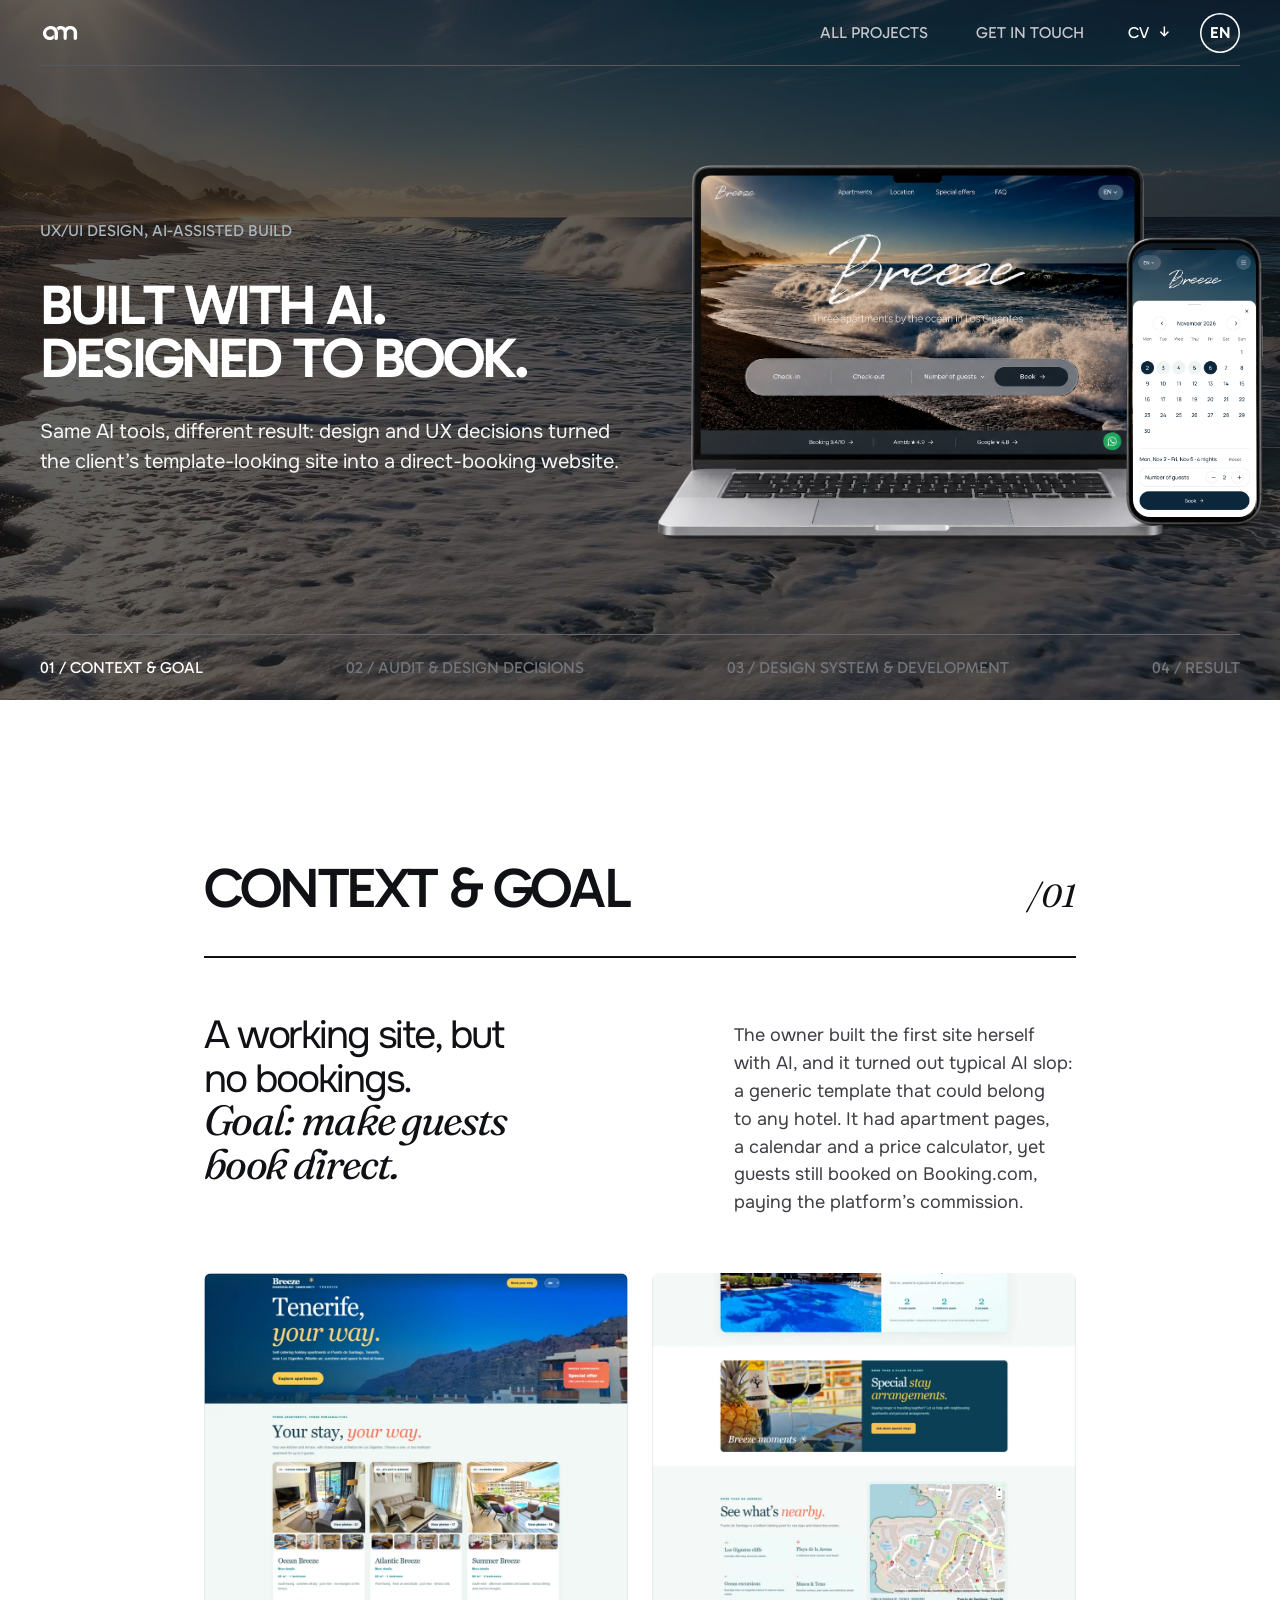
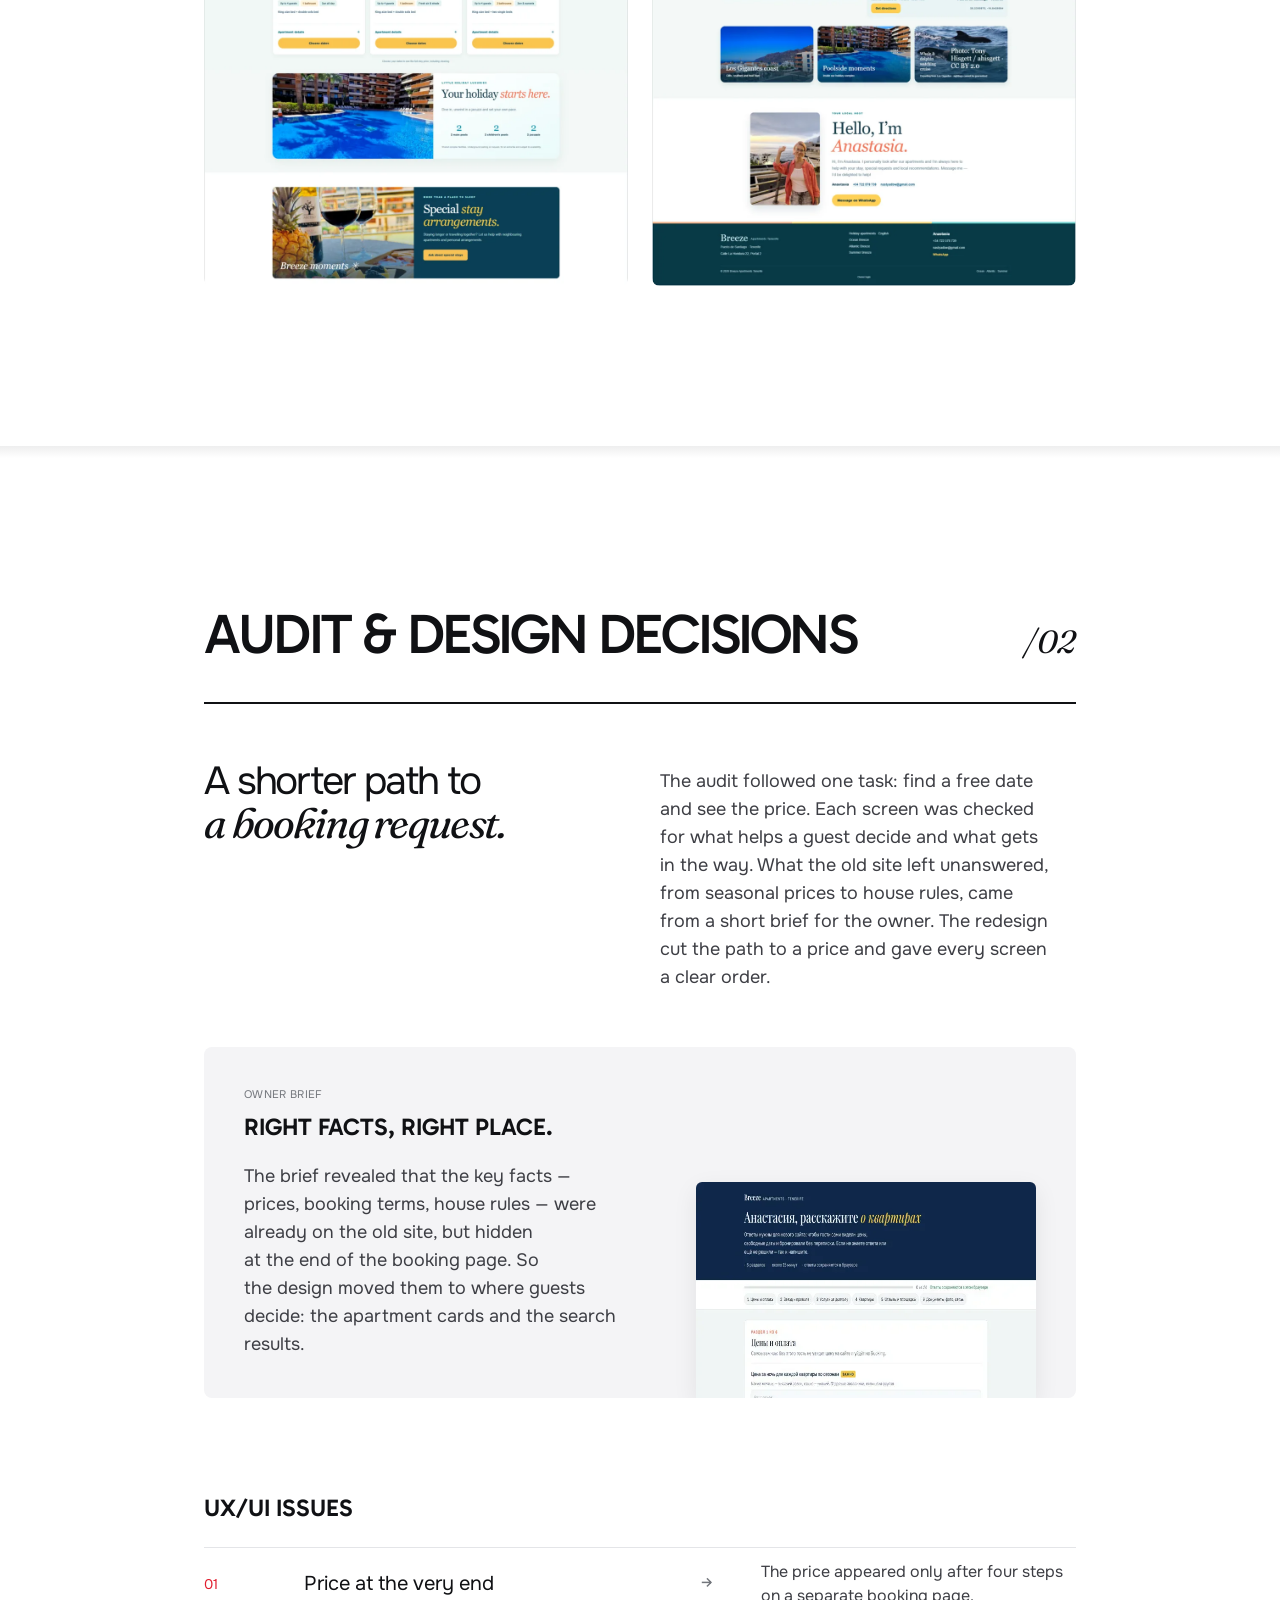
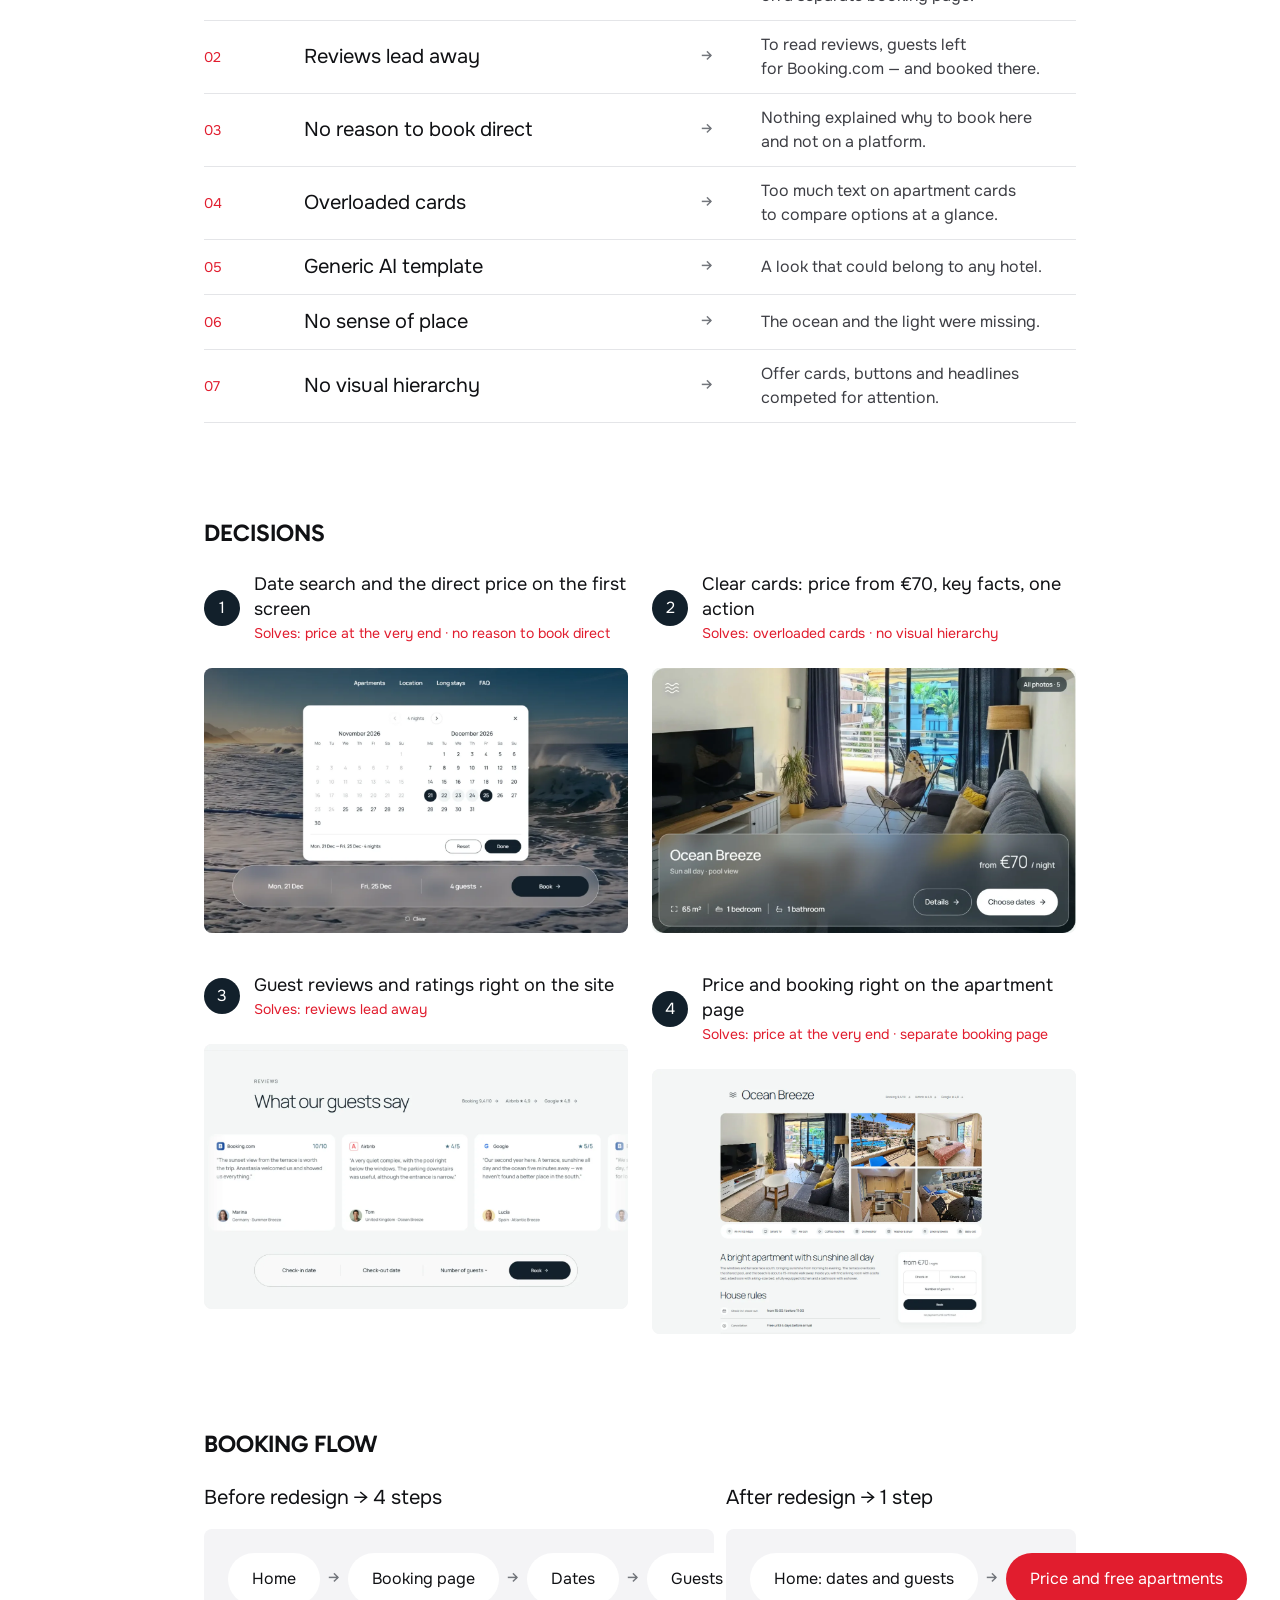
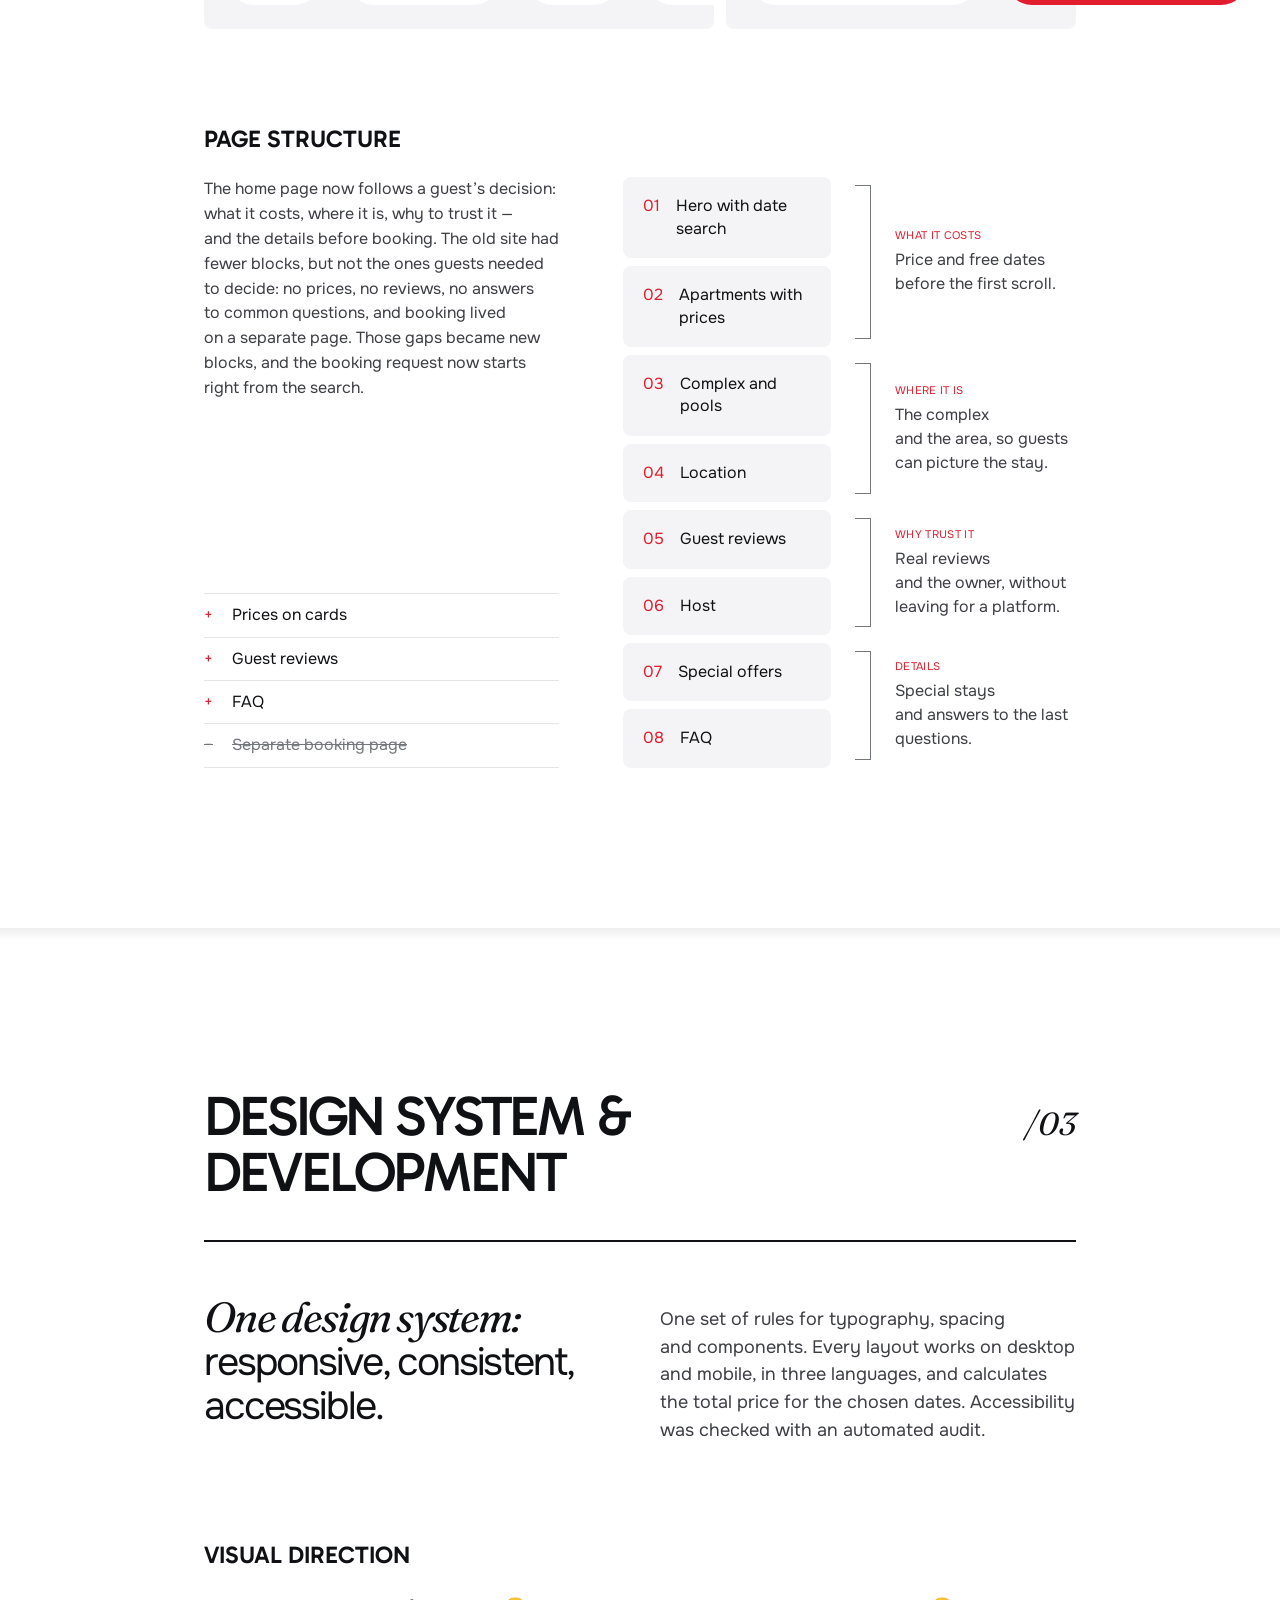
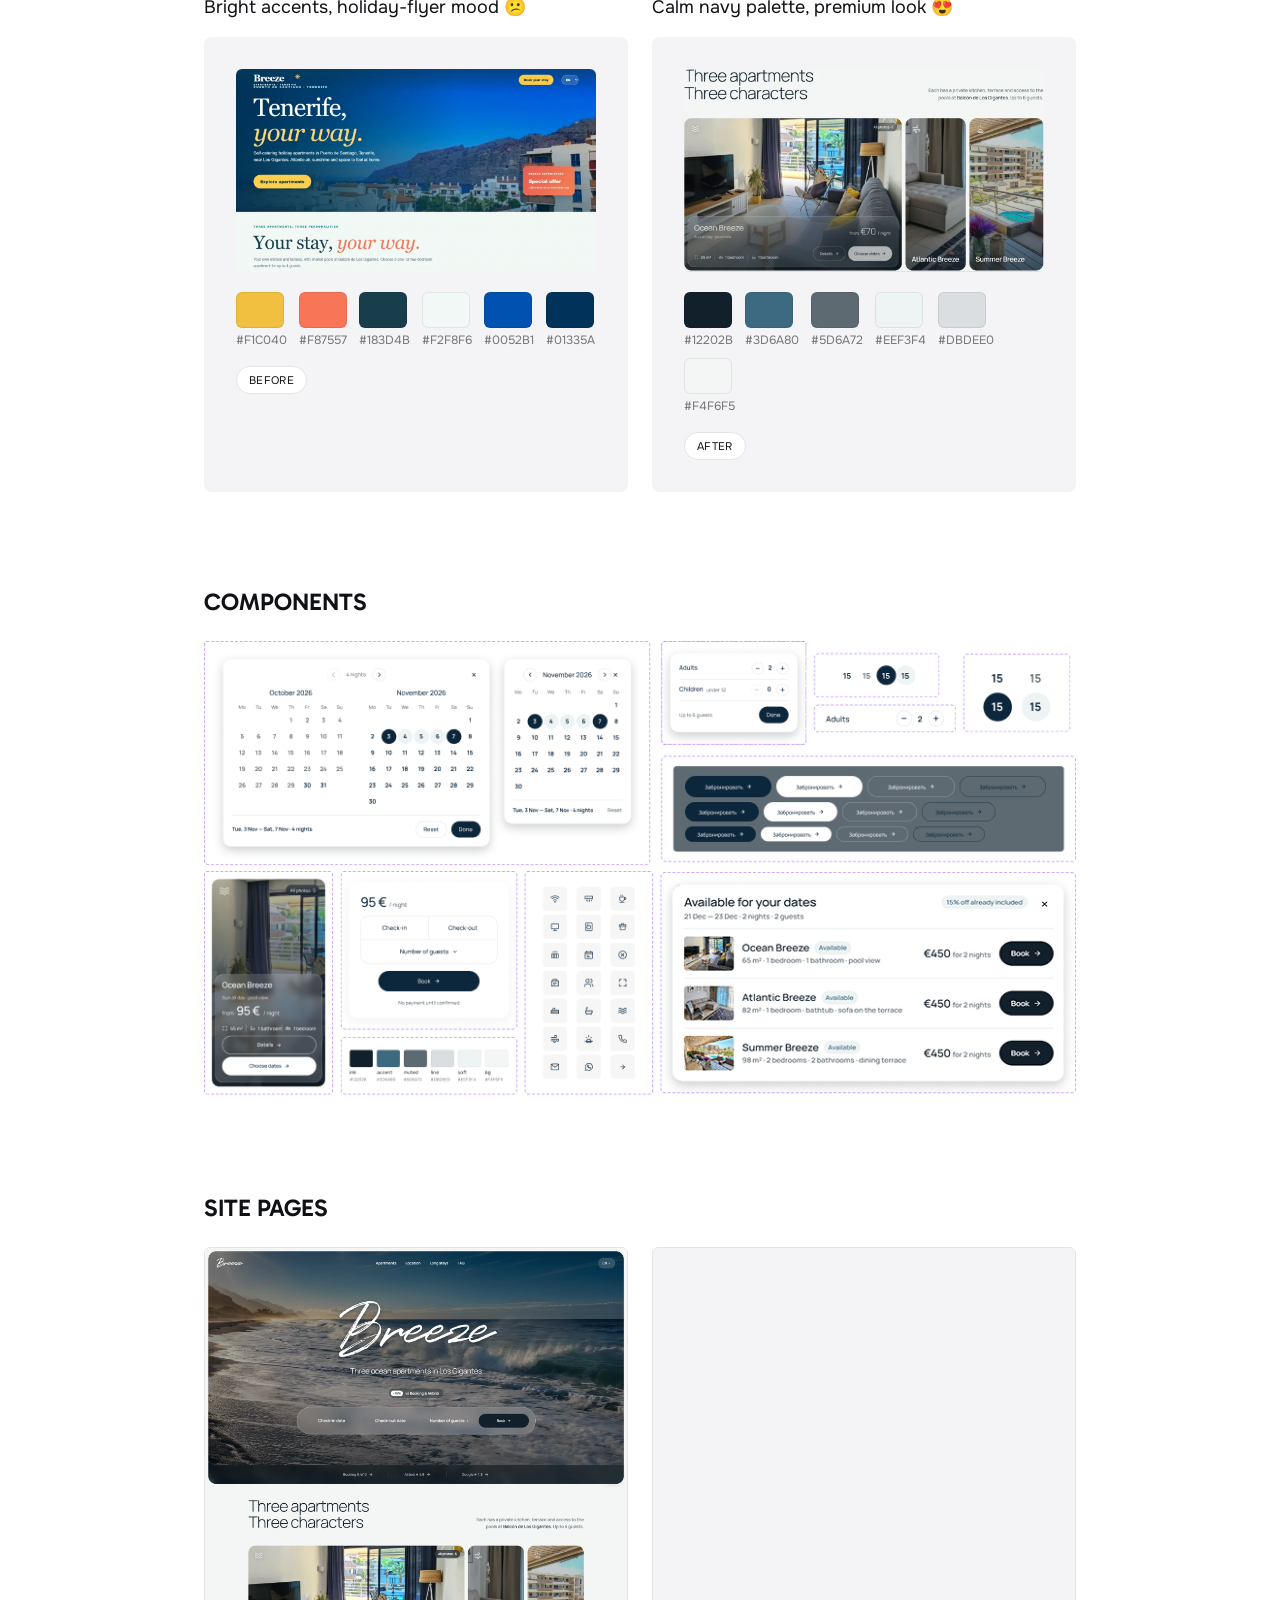
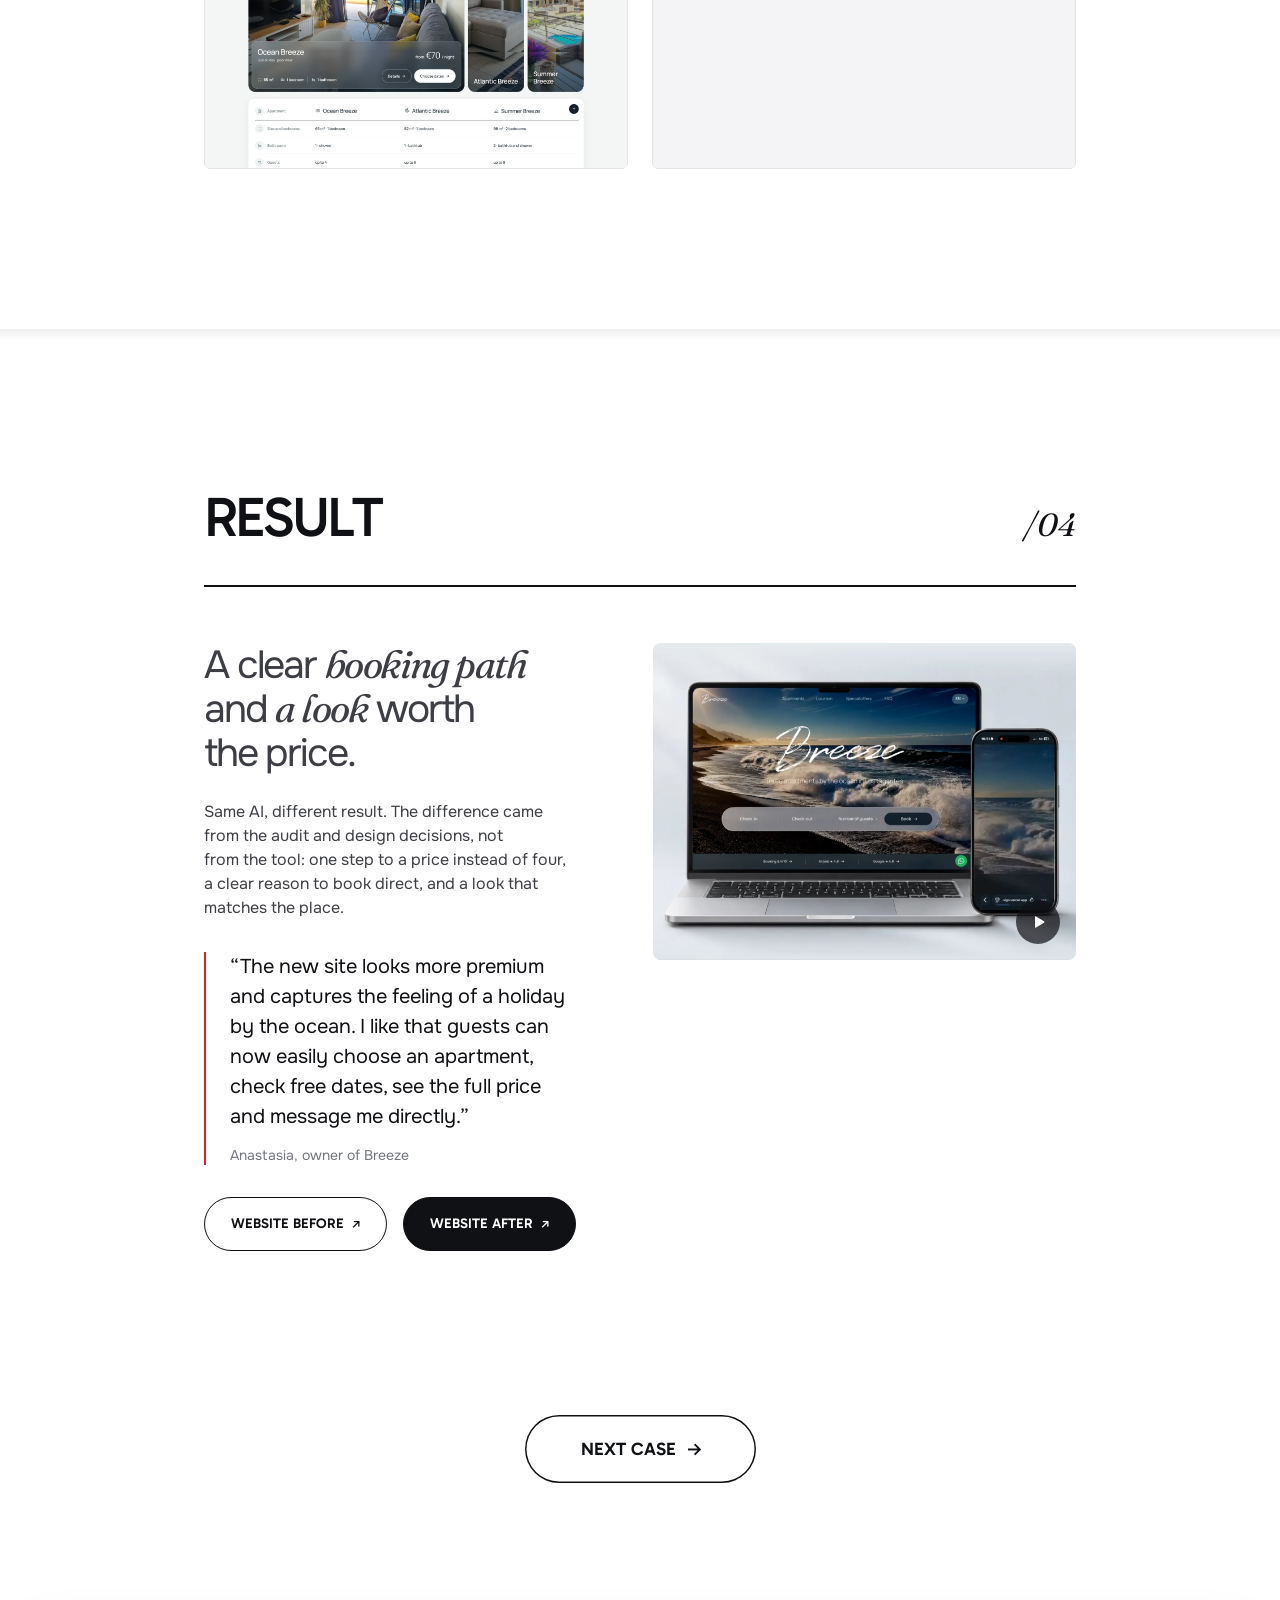
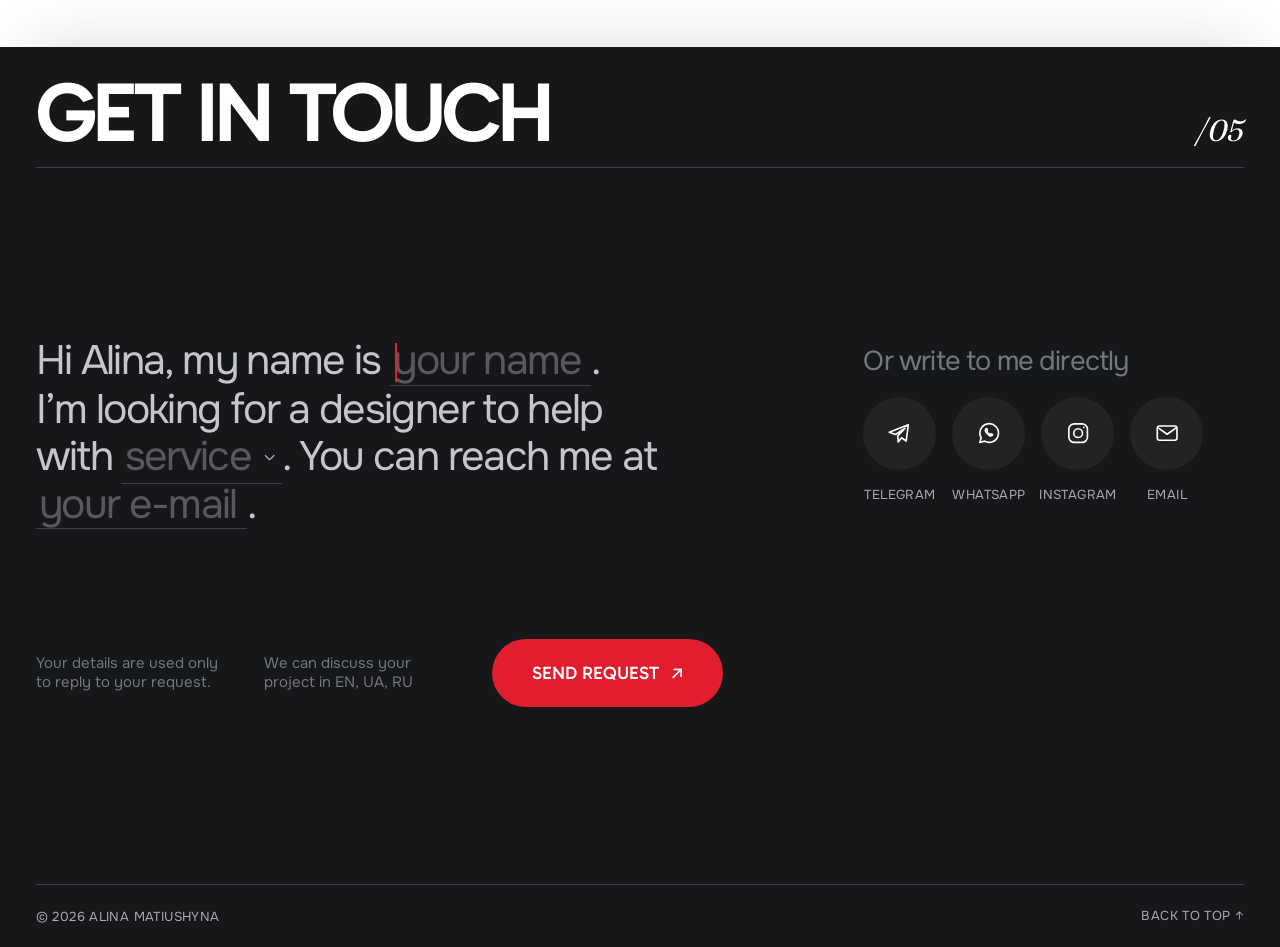
<file: breeze/index.html>
<!doctype html>
<html lang="en">
<head>
<meta charset="utf-8"><meta name="viewport" content="width=device-width,initial-scale=1">
<meta name="theme-color" content="#101114" media="(max-width: 820px) and (prefers-color-scheme: dark)">
<title>Breeze — Direct-booking website | Alina Matiushyna</title>
<meta property="og:type" content="article">
<meta property="og:title" content="Breeze — Alina Matiushyna">
<meta property="og:url" content="https://uxui-am.com/breeze/">
<meta property="og:image" content="https://uxui-am.com/og-image.jpg">
<meta property="og:image:width" content="1200">
<meta property="og:image:height" content="630">
<meta name="twitter:card" content="summary_large_image">
<link rel="preconnect" href="https://fonts.googleapis.com"><link rel="preconnect" href="https://fonts.gstatic.com" crossorigin>
<link href="https://fonts.googleapis.com/css2?family=Gabarito:wght@400;500;600&family=Onest:wght@300;400&family=Fustat:wght@600&family=Fraunces:ital,wght@1,400&display=swap" rel="stylesheet">
<style>
@font-face{font-family:'Fustat Arrows';src:url('../hoss/fustat-semibold.ttf?v=1') format('truetype');font-style:normal;font-weight:600;font-display:swap}
:root{--ink:#101114;--dark:#161719;--muted:#95979c;--accent:#e11d2e;--header-height:72px;font-family:Onest,sans-serif;color:var(--ink);scroll-behavior:smooth;scroll-padding-top:104px}*{box-sizing:border-box}body{margin:0}a{color:inherit;text-decoration:none}a:focus-visible,button:focus-visible{outline:2px solid var(--accent);outline-offset:-4px}.arrow{font-family:Fustat,sans-serif;font-weight:600}.hero{height:594px;background:var(--dark);color:#fff;padding:24px 40px 80px}.top{height:48px;display:flex;align-items:center;justify-content:space-between;gap:24px}.back{font:600 16px/1 Fustat,sans-serif;padding:16px 18px;text-transform:uppercase;white-space:nowrap}.tools{display:flex;align-items:center;gap:22px;font:600 16px/1 Gabarito,sans-serif}.cv{display:flex;gap:6px;padding:12px 16px;border-radius:999px}.cv:hover,.back:hover{color:var(--accent)}.language{display:flex;align-items:center;justify-content:center;width:40px;height:40px;border:1.5px solid #fff;border-radius:50%}.hero-body{display:flex;justify-content:space-between;gap:96px;margin-top:96px}.hero-copy{min-width:0}.eyebrow{margin:0 0 32px;font:400 12px/16px Onest,sans-serif;color:var(--muted);text-transform:uppercase}h1{margin:0;font:600 72px/.945 Gabarito,sans-serif;text-transform:uppercase;letter-spacing:-.035em}h1 .nc{text-transform:none}.summary{max-width:760px;margin:40px 0 0;font:400 20px/30px Onest,sans-serif;color:var(--muted)}.stats{display:flex;flex-direction:column;justify-content:space-between;flex:0 0 121px;height:346px;text-align:center}.stat-number{font:300 64px/.85 Onest,sans-serif;white-space:nowrap;letter-spacing:-.045em}.plus{font-size:39.68px;color:var(--accent);vertical-align:top;line-height:.85;margin-left:3px}.stat-label{margin-top:8px;font:400 12px/16px Onest,sans-serif;text-transform:uppercase;color:var(--muted)}.sections-nav{display:grid;grid-template-columns:repeat(5,minmax(0,1fr));height:72px;background:var(--ink);color:#fff;border:1px solid #fff}.sections-nav a{display:flex;align-items:center;justify-content:space-between;gap:9px;padding:0 27px;font:500 18px/18px Gabarito,sans-serif;text-transform:uppercase;border-left:1px solid #fff}.sections-nav a:first-child{border-left:0}.sections-nav .arrow{font-size:27px;line-height:1}.sections-nav a:hover{background:#fff;color:var(--ink)}.fixed-header{position:fixed;z-index:10;top:0;left:0;right:0;height:72px;padding:0 40px;display:flex;align-items:center;justify-content:space-between;gap:24px;background:var(--dark);color:#fff;visibility:hidden;transform:translateY(-100%);pointer-events:none}.fixed-header.is-visible{visibility:visible;transform:translateY(0);pointer-events:auto}.compact{height:40px;flex:0 1 796px;border:0}.compact a{justify-content:center;gap:16px;padding:0 18px;font-size:12px;line-height:12px;border-left:1px solid #73767c}.compact a:first-child{border-left:1px solid #73767c}.compact a:last-child{border-right:1px solid #73767c}.compact .arrow{font-size:18px}.compact a[aria-current="location"]{color:var(--accent)}.case-section{min-height:720px;padding:72px 40px 80px;scroll-margin-top:0}.section-heading{display:flex;justify-content:space-between;align-items:baseline;border-bottom:1px solid #e4e5e8;padding-bottom:24px}.section-heading h2{font:500 56px/1 Gabarito,sans-serif;text-transform:uppercase;margin:0}.section-heading span{font:400 14px/1 Onest,sans-serif}.case-section p{max-width:912px;font:400 20px/30px Onest,sans-serif;margin:40px 0}.preview-note{font:400 14px/22px Onest,sans-serif!important;color:#73767c}.case-section:nth-child(even){background:#f4f4f6}.return{display:inline-flex;gap:12px;margin-top:48px;font:500 16px/1 Gabarito,sans-serif;text-transform:uppercase}.return:hover{color:var(--accent)}
@media(min-width:1600px){.hero-copy{flex:1}h1{max-width:1143px}}
@media(max-width:1100px){.fixed-header{padding:0 24px;gap:16px}.fixed-header .back{padding:16px 0;font-size:14px}.fixed-header .tools{gap:8px}.compact a{padding:0 12px;gap:8px}.hero-body{gap:40px}h1{font-size:56px}.hero{height:auto;min-height:594px}}
@media(max-width:820px){:root{--header-height:112px;scroll-padding-top:136px}.hero{padding:16px 16px 40px;min-height:0}.top{height:48px}.back{padding:12px 0;font-size:12px}.tools{gap:8px;font-size:14px}.cv{padding:12px}.hero-body{margin-top:56px;display:block}.eyebrow{margin-bottom:24px}h1{font-size:40px;line-height:1;letter-spacing:-.02em}h1 br{display:none}.summary{font-size:16px;line-height:24px;margin-top:24px}.stats{height:auto;margin-top:40px;display:grid;grid-template-columns:repeat(3,1fr);gap:12px}.stat-number{font-size:40px}.plus{font-size:24px}.stat-label{font-size:10px;line-height:14px}.sections-nav{height:auto;grid-template-columns:repeat(2,minmax(0,1fr))}.sections-nav a{min-height:56px;padding:0 16px;font-size:12px;line-height:16px}.sections-nav a:nth-child(3){border-left:0}.sections-nav a:nth-child(n+3){border-top:1px solid #fff}.sections-nav .arrow{font-size:18px}.fixed-header{height:112px;padding:8px 16px 0;display:grid;grid-template-columns:1fr auto;grid-template-rows:48px 56px;gap:0 16px}.fixed-header .back{font-size:12px}.fixed-header .tools{justify-self:end}.compact{grid-column:1/-1;grid-row:2;display:flex;overflow-x:auto;overscroll-behavior-x:contain;width:calc(100% + 32px);margin-left:-16px;height:56px;border:0;scrollbar-width:none}.compact::-webkit-scrollbar{display:none}.compact a{flex:0 0 auto;min-height:56px;padding:0 16px;border-top:0!important;border-left:1px solid #73767c!important}.compact a:first-child{border-left:0!important}.case-section{padding:40px 16px;min-height:650px}.section-heading h2{font-size:32px}.section-heading{gap:16px}.case-section p{font-size:16px;line-height:24px}.section-heading span{font-size:12px}}
@media(prefers-reduced-motion:reduce){:root{scroll-behavior:auto}}
/* The selected section fills the fixed navigation from top to bottom. */
.fixed-header .compact{height:100%;align-self:stretch}
.fixed-header .compact a[aria-current="location"]{background:#fff;color:var(--ink)}
/* Back link: the same separate label and Fustat arrow as the Figma component. */
.back{display:inline-flex;align-items:center;gap:6px;font-family:Gabarito,sans-serif;font-weight:500}
.back .arrow{font-family:Fustat,sans-serif;font-size:16px;font-weight:600;line-height:1;flex:none}
@media(min-width:821px){.back,.fixed-header .back{font-size:16px}}
/* Shared navigation tokens; local complete Fustat includes the arrow glyphs. */
:root{--case-menu-label-size:16px;--case-menu-arrow-size:18px;--case-back-arrow-size:16px}
.arrow,.back .arrow{font-family:'Fustat Arrows',sans-serif;font-synthesis:none}
.fixed-header .back,.fixed-header .compact a,.fixed-header .tools{font-size:var(--case-menu-label-size)}
.fixed-header .compact .arrow{font-size:var(--case-menu-arrow-size)}
.back .arrow,.cv .arrow{font-size:var(--case-back-arrow-size)}
.fixed-header .compact{min-width:0;overflow-x:auto;scrollbar-width:none;grid-template-columns:repeat(5,minmax(max-content,1fr))}
.fixed-header .compact a{white-space:nowrap}
/* Keep navigation outlines white at every breakpoint. */
.fixed-header .compact{border-top:1px solid #fff;border-bottom:1px solid #fff}
.fixed-header .compact a,.fixed-header .compact a:first-child,.fixed-header .compact a:last-child{border-color:#fff!important}
/* Case navigation uses monochrome hover and focus states. */
.back:hover,.cv:hover{background:#fff;color:var(--ink)}
.language:hover{background:#fff;color:var(--ink)}
.sections-nav a:hover,.sections-nav a:focus-visible{background:#fff;color:var(--ink)}
.top a:focus-visible,.fixed-header a:focus-visible,.sections-nav a:focus-visible{outline-color:currentColor}
.back:hover{background:transparent;color:inherit}
.back:hover span:not(.arrow){text-decoration:underline;text-underline-offset:4px;text-decoration-thickness:1px}
/* Back labels match CV at each responsive tier. */
.hero .back{font-size:16px}
@media(max-width:820px){.hero .back{font-size:14px}}
/* The mobile hero menu shares the fixed menu's sizing and swipe behavior. */
@media(max-width:820px){
  #section-navigation{display:flex;height:56px;overflow-x:auto;overscroll-behavior-x:contain;scrollbar-width:none;border-top:1px solid #fff;border-bottom:1px solid #fff}
  #section-navigation::-webkit-scrollbar{display:none}
  #section-navigation a{flex:0 0 auto;min-height:54px;padding:0 16px;gap:16px;justify-content:center;white-space:nowrap;font-size:var(--case-menu-label-size);line-height:1;border-top:0;border-left:1px solid #fff}
  #section-navigation a:first-child{border-left:0}
  #section-navigation .arrow{font-size:var(--case-menu-arrow-size);line-height:1}
}
/* Equal-width sections until the phone layout; show a following item on phones. */
@media(min-width:601px){
  #section-navigation{display:grid;grid-template-columns:repeat(5,minmax(0,1fr));height:72px;overflow:visible}
  #section-navigation a{min-width:0;min-height:0;height:70px;justify-content:space-between;padding:0 clamp(12px,1.875vw,27px);white-space:nowrap;border-top:0;border-left:1px solid #fff;font-size:clamp(12px,1.25vw,18px)}
  #section-navigation a:first-child{border-left:0}
  #section-navigation .arrow{font-size:clamp(18px,1.875vw,27px)}
}
@media(max-width:600px){
  #section-navigation a,.fixed-header .compact a{flex:0 0 64%;justify-content:space-between;min-width:180px}
}
/* On phones, keep only in-page navigation persistent. */
@media(max-width:600px){
  :root{--header-height:56px;scroll-padding-top:80px}
  .fixed-header{height:56px;display:block;padding:0 16px}
  .fixed-header>.back,.fixed-header>.tools{display:none}
  .fixed-header .compact{height:56px;margin-left:-16px;width:calc(100% + 32px)}
}
/* Anchor the section navigation to the page with a continuous dark baseline. */
#section-navigation{border-bottom:2px solid var(--ink)}
.fixed-header::after{content:"";position:absolute;left:0;right:0;bottom:0;height:2px;background:var(--ink);pointer-events:none}
.mobile-section-picker{display:none}
@media(max-width:600px){
  .fixed-header .compact{display:none}
  .mobile-section-picker{display:block;position:relative;margin:0 -16px;background:var(--ink);color:#fff;border-top:1px solid #fff}
  .mobile-section-picker summary{height:54px;display:flex;align-items:center;gap:16px;padding:0 16px;cursor:pointer;list-style:none;font:500 16px/1 Gabarito,sans-serif}
  .mobile-section-picker summary::-webkit-details-marker{display:none}
  .picker-position{font:500 14px/1 Gabarito,sans-serif;white-space:nowrap}
  .picker-chevron{margin-left:auto;font:600 18px/1 'Fustat Arrows',sans-serif;transform:none}
  .mobile-section-picker[open] summary{visibility:hidden}
  .mobile-section-picker[open] .picker-options{top:0}
  .picker-options{position:absolute;top:54px;left:0;right:0;background:var(--ink)}
  .picker-options a{display:flex;align-items:center;gap:16px;min-height:52px;padding:0 16px;border-top:1px solid #73767c;font:500 16px/1 Gabarito,sans-serif}
  .picker-options a[aria-current="location"],.picker-options a:hover{background:#fff;color:var(--ink)}
}
/* All six desktop header groups occupy equal shares of the viewport. */
@media(min-width:821px){
 .fixed-header{display:grid;grid-template-columns:repeat(7,minmax(0,1fr));gap:0;padding:0}
 .fixed-header>.back{justify-content:center;width:100%;height:72px;padding:0 8px}
 .fixed-header .compact{display:contents}
 .fixed-header .compact a{height:72px;min-width:0;padding:0 8px;gap:8px;background:var(--ink);border-left:1px solid #fff;border-right:0}
 .fixed-header .compact a:hover,.fixed-header .compact a[aria-current="location"]{background:#fff;color:var(--ink)}
 .fixed-header>.tools{height:72px;justify-content:center;border-left:1px solid #fff;gap:16px}
}
/* Figma navigation revision: 544:1244 and 544:1268. */
:root{--case-nav-font:500 16px/16px Gabarito,sans-serif;--case-nav-gap:24px;--case-nav-inactive:#a9abb1}
#section-navigation{display:flex;grid-template-columns:none;align-items:center;gap:var(--case-nav-gap);height:58px;padding:16px 40px 24px;background:var(--dark);border:0;overflow-x:auto;scrollbar-width:none}
#section-navigation a,.fixed-header .compact a{display:flex;align-items:center;justify-content:flex-start;flex:0 0 auto;gap:var(--case-nav-gap);width:auto;min-width:0;min-height:0;height:auto;padding:0;border:0!important;background:transparent!important;font:var(--case-nav-font);white-space:nowrap;text-transform:uppercase}
#section-navigation a{color:#fff}
#section-navigation .separator,.fixed-header .compact .separator{display:inline-block;font:600 16px/16px 'Fustat Arrows',sans-serif;transform:rotate(180deg);flex:none}
#section-navigation a:hover,.fixed-header .compact a:hover{background:transparent;color:#fff}
.fixed-header .compact a[aria-current="location"]{color:#fff;background:transparent}
.fixed-header .compact a{color:var(--case-nav-inactive)}
.fixed-header .compact{display:flex;align-items:center;gap:var(--case-nav-gap);grid-template-columns:none;width:auto;flex:0 1 auto;height:72px;margin:0;border:0;padding:0;background:transparent;overflow-x:auto}
.fixed-header::after{display:none}
@media(min-width:821px){
 .fixed-header{display:flex;justify-content:space-between;gap:24px;padding:0 40px}
 .fixed-header>.back{width:auto;flex:none;height:48px;padding:16px 18px;justify-content:flex-start}
 .fixed-header>.tools{height:40px;flex:none;border:0;gap:22px}
}
@media(min-width:601px) and (max-width:820px){
 .fixed-header .compact{height:56px;width:calc(100% + 32px);margin-left:-16px;padding:0 16px}
}
@media(max-width:600px){
 #section-navigation{padding:16px;height:56px}
 .fixed-header .compact{display:none}
}
/* Underline labels only; use the actual right arrow without rotating its baseline. */
#section-navigation .separator,.fixed-header .compact .separator{transform:none;text-decoration:none}
.hero #section-navigation .hero-nav-links a,.fixed-header .sections-nav.compact a{gap:8px}
.hero #section-navigation .arrow:has(> .case-nav-arrow-glyph),.fixed-header .compact .arrow:has(> .case-nav-arrow-glyph){
  display:inline-grid;place-items:center;width:16px;height:16px;padding:0;overflow:hidden
}
@media(min-width:821px){
  .hero #section-navigation{z-index:2}
  .hero #section-navigation .hero-nav-links a{min-height:36px}
  .hero #section-navigation .hero-nav-links a:not([aria-current="location"],:hover,:focus-visible,.is-pointer-over),
  .fixed-header .compact a:not([aria-current="location"],:hover,:focus-visible,.is-pointer-over){color:#73767c!important}
  .hero #section-navigation .hero-nav-links a.is-pointer-over,.fixed-header .compact a.is-pointer-over{color:#fff}
}
.sections-nav .case-nav-arrow-glyph{pointer-events:none}
@media (prefers-reduced-motion:no-preference){
  .sections-nav a:is(:hover,:focus-visible,.is-pointer-over) .case-nav-arrow-glyph{
    animation:case-nav-arrow .55s cubic-bezier(.22,1,.36,1)
  }
  @keyframes case-nav-arrow{
    0%,100%{translate:none;opacity:1}
    45%{translate:var(--case-arrow-shift-x,.55em) .55em;opacity:0}
    46%{translate:calc(-1 * var(--case-arrow-shift-x,.55em)) -.55em;opacity:0}
  }
}
.picker-options a,.mobile-section-picker summary .picker-label{text-transform:uppercase}
.picker-options .picker-back-to-top{border-top:1px solid #fff}
.picker-back-to-top .arrow{margin-left:auto;font:600 16px/16px 'Fustat Arrows',sans-serif}
/* Navigation labels share the Figma Regular 16 style. */
:root{--case-nav-font:400 16px/16px Gabarito,sans-serif}
.back,.mobile-section-picker summary,.picker-options a,.picker-position{font-weight:400}
/* Remove the orphaned Social line; retain the explicit final heading break. */
.hero h1{letter-spacing:-.05em}
main{padding:40px;display:flex;flex-direction:column;gap:80px}.case-section{padding:0;min-height:0;background:#fff!important}.section-heading h2{letter-spacing:-.05em}.section-heading span{font:italic 400 32px/1 Fraunces,serif}.case-section p{color:#3d3e44;margin:40px 0 0}.overview-collage{margin-top:80px;display:grid;grid-template-columns:676fr 660fr;gap:24px;aspect-ratio:1360/645.2076}.photo-slot{position:relative;overflow:hidden;min-width:0}.photo-slot img{position:absolute;max-width:none}.laptop-slot img{width:133.14%;height:125.57%;left:-16.57%;top:-9.45%}.collage-right{display:grid;grid-template-rows:1fr 1fr;gap:24px;min-height:0}.speaker-slot img{width:100%;height:141.66%;top:-8.19%;object-fit:cover}.slides-slot img{inset:0;width:100%;height:100%;object-fit:cover}.website-wall{margin:40px 0 0}.website-wall img{display:block;width:100%;aspect-ratio:7200/3900;object-fit:cover;border-radius:10px}.website-wall figcaption{margin-top:12px;font:400 12px/1.3 Onest,sans-serif;letter-spacing:.03em;text-transform:uppercase;color:#73767c}.website-pair{margin-top:40px;display:grid;grid-template-columns:1fr 1fr;gap:24px}.website-pair img{width:100%;aspect-ratio:668/483;object-fit:cover;border-radius:10px}.case-section:has(.preview-note){min-height:650px}
@media(max-width:820px){main{padding:40px 16px;gap:56px}.overview-collage{margin-top:40px;gap:12px}.collage-right{gap:12px}.website-pair{gap:12px}.section-heading span{font-size:24px}}
@media(max-width:600px){.overview-collage{display:flex;flex-direction:column;aspect-ratio:auto}.laptop-slot{aspect-ratio:676/645.2076}.collage-right{grid-template-columns:1fr 1fr;grid-template-rows:auto}.collage-right .photo-slot{aspect-ratio:1.4}.website-pair{grid-template-columns:1fr}}
:root{--muted:#a9abb1}.hero{position:relative;isolation:isolate;height:700px;padding:24px 40px;display:flex;flex-direction:column;justify-content:space-between}.hero::before{content:"";position:absolute;inset:0;z-index:-1;background:url('assets/hero-bg.webp') center/cover;opacity:.15}.hero-body{margin:0;align-items:center;gap:96px}.hero-copy{flex:1}.hero h1{line-height:.95}.summary{margin-top:32px}.stats{flex:0 0 330.335px;display:grid;grid-template-columns:1fr 1fr;height:277.447px;text-align:left}.stats>div{border:1px solid #e4e5e8;padding:20.809px}.stat-number{font-size:55.489px;letter-spacing:-.05em}.plus{font-size:34.403px;margin-left:1.734px}.stat-label{font-size:10.404px;line-height:1.3;letter-spacing:.03em;margin-top:6.936px}.hero #section-navigation{flex:none;width:100%;height:42px;padding:24px 0 0;border-top:1px solid #e4e5e8;background:transparent;overflow-y:hidden}.hero .top .back{padding:16px 0}.tools{font-weight:400;gap:6px}
@media(max-width:1200px){.hero-body{gap:40px}.stats{flex-basis:280px}.stats>div{padding:16px}}
@media(max-width:820px){.hero{height:auto;min-height:700px;padding:16px;gap:48px}.hero-body{display:block}.hero h1{line-height:1}.stats{width:100%;height:auto;margin-top:32px;grid-template-columns:1fr 1fr;gap:0}.stat-number{font-size:40px}.hero #section-navigation{width:100%;height:42px;padding:24px 0 0}.hero #section-navigation a{flex:0 0 auto;min-width:0}.summary{margin-top:24px}}
@font-face{font-family:Gabarito;src:url('../hoss/assets/gabarito.ttf');font-weight:400 900;font-display:swap}@font-face{font-family:Onest;src:url('../hoss/assets/onest.ttf');font-weight:100 900;font-display:swap}@font-face{font-family:Fraunces;src:url('../hoss/assets/fraunces-italic.ttf');font-weight:100 900;font-style:italic;font-display:swap}.hero::before{opacity:.15}.hero{background:#161719}.hero-copy{min-width:0}.hero-body{gap:64px}.hero h1{max-width:960px}
.laptop-photo{position:absolute;width:133.14%;height:125.57%;left:-16.57%;top:-9.45%}.laptop-slot .laptop-photo>img{inset:0;width:100%;height:100%;object-fit:fill}.laptop-screen{position:absolute;left:24.357%;top:29.328%;width:50.53%;height:32.185%;overflow:hidden;clip-path:polygon(.2% .5%,99.4% 0,100% 100%,0 100%);pointer-events:none}.laptop-screen iframe{border:0;width:1920px;height:1100px;transform-origin:top left;pointer-events:none}#section-navigation a,.fixed-header .compact a{gap:16px}#section-navigation .separator,.fixed-header .compact .separator{font-size:18px;line-height:18px}.hero-body{gap:96px}@media(max-width:1200px){.hero-body{gap:40px}}.hero #section-navigation a{color:#a9abb1}.hero #section-navigation a[aria-current="location"],.hero #section-navigation a:hover{color:white}.separator{color:white}:root{--photo-radius:6px}.photo-slot{border-radius:var(--photo-radius)}.website-wall img,.website-pair img{border-radius:var(--photo-radius)}.laptop-screen iframe{width:1920px;height:1103px}@media(max-width:640px){:root{--photo-radius:6px}}/* Divider geometry and tokens verified against Figma 522:1825 and 549:1670. */
:root{--case-header-divider:#57595f;--case-nav-divider:#3d3e44;--case-stat-divider:#e4e5e8}
.hero{padding-top:0}.hero .top{height:66px;flex:none;border-bottom:1px solid var(--case-header-divider)}.hero #section-navigation{position:relative;border:0;padding-top:24px}.hero #section-navigation::before{content:"";position:absolute;left:0;right:0;top:0;height:1px;background:var(--case-nav-divider)}.stats>div{border-width:.8670219px;border-color:var(--case-stat-divider)}
/* Shared spacing between section links; label-to-arrow spacing stays 16px. */
:root{--case-nav-gap:40px}#section-navigation,.fixed-header .compact{gap:40px}
/* Let the metrics occupy the available space on wide desktops. */
@media(min-width:1441px){.stats{flex-basis:clamp(330.335px,calc(47.8469vw - 358.66px),560px);height:clamp(277.447px,calc(4.6985vw + 209.788px),300px)}.stat-number{font-size:clamp(55.489px,calc(.9398vw + 41.956px),60px)}.plus{font-size:clamp(34.403px,calc(.7494vw + 23.612px),38px)}.stats>div{padding:24px}.stat-label{font-size:12px}}
.section-copy-grid{display:grid;grid-template-columns:repeat(2,minmax(0,1fr));gap:24px;margin-top:40px}.case-section .section-copy-grid p{margin:0;max-width:none}@media(max-width:820px){.section-copy-grid{grid-template-columns:1fr;margin-top:24px}}
#section-navigation .hero-nav-links{display:flex;align-items:center;gap:40px;flex:none;min-width:max-content}@media(min-width:821px){#section-navigation .hero-nav-links{width:var(--hero-heading-width,960px);justify-content:space-between;gap:16px}}
/* Overview rebuilt from Figma 581:2133. */
.overview-layout{display:flex;flex-direction:column;gap:40px}.case-section .overview-intro{width:100%;max-width:847.163px;margin:0}.overview-layout .overview-collage{width:100%;height:378px;aspect-ratio:auto;margin:0;display:grid;grid-template-columns:repeat(3,minmax(0,1fr));gap:24px}.overview-layout .laptop-photo{width:142.05%;height:147.94%;left:-21.03%;top:-25.42%}.overview-layout .speaker-slot img{inset:0;width:100%;height:100%;object-fit:cover}.overview-copy{display:grid;grid-template-columns:repeat(3,minmax(0,1fr));gap:40px}.case-section .overview-copy p{max-width:none;margin:0}@media(max-width:820px){.overview-layout{gap:32px}.overview-layout .overview-collage{grid-template-columns:1fr;height:auto;gap:24px}.overview-layout .photo-slot{aspect-ratio:437.333/378}.overview-copy{grid-template-columns:1fr;gap:24px}}
/* Restore the large laptop with two stacked supporting photographs. */
.overview-layout .overview-collage{height:auto;aspect-ratio:1360/645.2076;grid-template-columns:minmax(0,676fr) minmax(0,660fr);gap:24px}.overview-layout .collage-right{display:grid;grid-template-rows:repeat(2,minmax(0,1fr));gap:24px;min-height:0}.overview-layout .laptop-photo{width:133.14%;height:125.57%;left:-16.57%;top:-9.45%}.overview-layout .speaker-slot img{width:100%;height:141.66%;left:0;top:-8.19%;object-fit:cover}@media(max-width:820px){.overview-layout .overview-collage{grid-template-columns:1fr;aspect-ratio:auto}.overview-layout .laptop-slot{aspect-ratio:676/645.2076}.overview-layout .collage-right{grid-template-columns:1fr 1fr;grid-template-rows:auto;gap:12px}.overview-layout .collage-right .photo-slot{aspect-ratio:1.4}}
/* Typography and spacing verified against Figma 581:2133. */
.overview-layout .section-heading{align-items:flex-end}.case-section .overview-intro{max-width:1009.812px;font:400 24px/36px Onest,sans-serif}.case-section .overview-copy p{font:400 16px/24px Onest,sans-serif}@media(max-width:820px){.case-section .overview-intro{font-size:20px;line-height:30px}}

/* November 17: updated Figma case 519:1044; existing live laptop retained. */
:root{--case-body:#3d3e44;--case-line:#e4e5e8;--photo-radius:10px}
.case-chapters{display:flex;flex-direction:column;gap:80px;padding:40px;overflow:hidden}
.case-chapters>.case-section{width:100%;min-height:0;padding:0;background:#fff;display:flex;flex-direction:column;gap:40px}
.case-chapters .section-heading{width:100%;align-items:flex-end;flex:none}
.case-chapters .section-heading h2{letter-spacing:-.05em}
.case-chapters .section-heading span{font:italic 400 32px/1 Fraunces,serif}
.case-chapters .case-copy-panel{width:100%;padding:80px 200px;display:flex;flex-direction:column;gap:16px}
.case-chapters .case-copy-panel h3{margin:0;font:600 16px/1 Gabarito,sans-serif;text-transform:uppercase}
.case-chapters .case-copy-panel p{max-width:none;margin:0;font:400 20px/30px Onest,sans-serif;color:var(--case-body)}
.case-chapters .overview-lead{height:240px;padding-top:0;padding-bottom:0;justify-content:center}
.case-chapters .overview-collage{height:auto;aspect-ratio:1360/778;grid-template-columns:repeat(2,minmax(0,1fr));gap:24px;margin:0}
.case-chapters .overview-collage .laptop-photo{width:144.36%;height:111.57%;left:-22.18%;top:-8.64%}
.case-chapters .collage-right{display:grid;grid-template-rows:repeat(2,minmax(0,1fr));gap:24px}
.case-chapters .speaker-slot img{inset:0;width:100%;height:100%;object-fit:cover}
.collage-materials{display:grid;grid-template-columns:repeat(2,minmax(0,1fr));gap:24px;min-height:0}
.programme-slot img,.badge-underlay{position:absolute;inset:0;width:100%;height:100%;object-fit:cover}
.badge-slot{background:#e8ffb7}.badge-slot .badge-photo{position:absolute;width:150.12%;height:160.76%;left:-25.38%;top:-51.81%;object-fit:fill}
.problem-grid{display:grid;grid-template-columns:repeat(3,minmax(0,1fr));gap:24px;width:min(960px,100%);min-height:229px;align-self:center}
.problem-grid article{border-top:1px solid var(--case-line);padding-top:24px;display:flex;flex-direction:column;gap:12px}
.problem-grid p{margin:0;font:400 16px/24px Onest,sans-serif;color:var(--case-body)}
.problem-grid .problem-label{font:400 12px/1.3 Onest,sans-serif;letter-spacing:.03em;text-transform:uppercase;color:#73767c}
.problem-grid h3{margin:0;font:600 20px/24px Gabarito,sans-serif}
.website-layout .updated-wall{margin:0;position:relative;align-self:center;width:calc(100vw + 67.425px);height:auto;aspect-ratio:1507.425/818;border-radius:10px;overflow:hidden;flex:none}
.updated-wall img{display:block;width:100%;height:100%;object-fit:cover}
.design-system-block{display:flex;flex-direction:column;align-items:center;width:100%;padding-top:80px}
.case-chapters .design-system-copy{padding-top:0;padding-bottom:0}
.design-system-figure{width:min(1005.713px,100%);aspect-ratio:1005.713/797.331;margin:0;overflow:hidden}
.design-system-figure img{width:100%;height:100%;object-fit:cover;display:block}
.case-chapters .design-system-end{min-height:250px}
.presentation-slots{display:grid;grid-template-columns:1fr 1fr;gap:24px}.presentation-slots>div{aspect-ratio:668/483;background:#f4f4f6;border-radius:10px}
.result-layout>p{max-width:912px;color:var(--case-body);margin:0;font:400 20px/30px Onest,sans-serif}
.text-link{text-decoration:underline;text-underline-offset:4px}.text-link .arrow{text-decoration:none;display:inline-block}
.case-footer{margin:120px 40px 0;padding:22px 0;border-top:1px solid var(--case-line);display:flex;justify-content:space-between;gap:24px;font:400 12px/1.3 Onest,sans-serif;letter-spacing:.03em;text-transform:uppercase;color:#73767c}.case-footer a{color:var(--ink)}
@media(max-width:1200px){.case-chapters .case-copy-panel{padding-left:clamp(0px,10vw,120px);padding-right:clamp(0px,10vw,120px)}}
@media(max-width:820px){
 .case-chapters{padding:40px 16px;gap:56px}.case-chapters>.case-section{gap:32px}
 .case-chapters .section-heading h2{font-size:32px}.case-chapters .section-heading span{font-size:24px}
 .case-chapters .case-copy-panel{padding:24px 0}.case-chapters .case-copy-panel p{font-size:16px;line-height:24px}.case-chapters .overview-lead{height:auto;padding:24px 0}
 .case-chapters .overview-collage{display:grid;grid-template-columns:1fr;aspect-ratio:auto;gap:16px}
 .case-chapters .laptop-slot{aspect-ratio:668/778}.case-chapters .collage-right{grid-template-columns:1fr;grid-template-rows:auto auto;gap:16px}
 .case-chapters .collage-right .speaker-slot{aspect-ratio:668/377}.collage-materials{gap:16px}.case-chapters .collage-materials .photo-slot{aspect-ratio:322/377}
 .problem-grid{grid-template-columns:1fr;gap:24px;min-height:0}.problem-grid article{padding-top:20px}
 .website-layout .updated-wall{width:calc(100% + 32px);aspect-ratio:1507.425/818;border-radius:0}
 .design-system-block{padding-top:32px}.case-chapters .design-system-end{min-height:0}.design-system-figure{width:100%}
 .presentation-slots{gap:16px}.result-layout>p{font-size:16px;line-height:24px}
 .case-footer{margin:56px 16px 0;gap:16px;align-items:center}
}

/* Scale the design-system composition with the Figma desktop content grid. */
@media(min-width:821px){
 .design-system-block .design-system-figure{width:73.9494853%;max-width:none}
 .case-chapters .design-system-block .case-copy-panel{padding-left:14.7058824%;padding-right:14.7058824%}
}
/* Narrow copy occupies 70% of the content grid on desktop. */
@media(min-width:821px){
 .problem-grid{width:70%;max-width:none;align-self:center}
 .case-chapters .case-copy-panel,.case-chapters .design-system-block .case-copy-panel{width:70%;max-width:none;padding-left:0;padding-right:0;align-self:center}
}
/* Keep unfinished chapters tall enough for their existing navigation anchors. */
#social-media,#event-materials{min-height:400px}
@media(max-width:820px){#social-media,#event-materials{min-height:650px}}
@media(max-width:820px){.hero::before{background-image:url('assets/hero-bg.webp')}}
.laptop-slot .laptop-photo picture>img{inset:0;width:100%;height:100%;object-fit:fill}
/* Desktop content grid: centered 1360px visuals and 960px copy. */
@media(min-width:821px){
.case-chapters{align-items:center}
.case-chapters>.case-section{width:100%;max-width:1360px}
.case-chapters .case-copy-panel,.case-chapters .design-system-block .case-copy-panel,.problem-grid{width:min(960px,100%);max-width:960px;padding-left:0;padding-right:0;align-self:center}
.website-layout .updated-wall{width:100vw;max-width:none;border-radius:0}
.website-layout .updated-wall img{border-radius:0}
.case-footer{max-width:1440px;margin-left:auto;margin-right:auto}
}

/* Editorial layout based on the supplied November 17 reference. */
.case-chapters{max-width:1440px;margin:auto;padding:80px 40px;gap:120px;overflow:visible}
.case-chapters>.case-section{display:grid;grid-template-columns:minmax(180px, .32fr) minmax(0,1fr);column-gap:48px;row-gap:56px;align-items:start;max-width:none}
.case-chapters>.case-section>*{grid-column:2;min-width:0}
.case-chapters>.case-section>.section-heading{grid-column:1;grid-row:1;display:flex;flex-direction:column-reverse;align-items:flex-start;gap:6px;border:0;padding:0}
.case-chapters .section-heading h2{font-size:36px;line-height:1.05;letter-spacing:-.04em}
.case-chapters .section-heading span{font-size:32px}
.case-chapters .case-copy-panel,.case-chapters .design-system-block .case-copy-panel{width:100%;max-width:none;padding:0;min-height:0;align-self:start}
.case-chapters .overview-lead{height:auto;gap:48px}
.case-chapters .case-copy-panel .editorial-title{font:400 clamp(32px,3.05vw,56px)/1.08 Onest,sans-serif;letter-spacing:-.055em;color:var(--ink)}
.editorial-title em{font-family:Fraunces,serif;font-weight:400;letter-spacing:-.055em}
.case-chapters .case-copy-panel .editorial-description{font-size:18px;line-height:1.55;max-width:700px}
.case-chapters .overview-collage{width:100%;aspect-ratio:1050/664;grid-template-columns:1.27fr 1fr;gap:24px}
.case-chapters .collage-right{gap:24px}
.case-chapters .collage-materials{display:block;position:relative}
.collage-materials .programme-slot{height:100%}
.collage-materials .badge-slot{display:none}
.problem-grid{width:100%;max-width:none;min-height:0;align-self:start;gap:24px}
.problem-grid article{padding-top:24px}
.problem-grid h3{font-size:18px;line-height:1.3}
.problem-grid p{font-size:16px;line-height:1.5;margin:0}
.problem-grid .problem-label{font-size:11px}
.case-chapters .structure-copy{gap:20px}
.case-chapters .structure-copy h3{font-size:14px}
.website-layout .updated-wall{width:100%;max-width:100%;aspect-ratio:1050/570;border-radius:8px;align-self:start}
.website-layout .updated-wall img{border-radius:8px}
.case-chapters .copy-after-wall{max-width:700px}
.design-system-block{padding-top:0;gap:48px}
.design-system-block .design-system-figure{width:100%;max-width:100%}
@media(max-width:820px){
.case-chapters{padding:48px 20px;gap:72px}
.case-chapters>.case-section{grid-template-columns:1fr;gap:32px}
.case-chapters>.case-section>*,.case-chapters>.case-section>.section-heading{grid-column:1;grid-row:auto}
.case-chapters .section-heading h2{font-size:26px}.case-chapters .section-heading span{font-size:24px}
.case-chapters .overview-lead{gap:24px}.case-chapters .case-copy-panel .editorial-title{font-size:32px}
.case-chapters .case-copy-panel .editorial-description{font-size:16px}
.case-chapters .overview-collage{aspect-ratio:auto;grid-template-columns:1fr;gap:16px}
.case-chapters .collage-right{grid-template-columns:1fr 1fr;grid-template-rows:auto;gap:16px}
.case-chapters .collage-right .photo-slot{aspect-ratio:1.4}
.case-chapters .collage-materials .programme-slot{height:100%;aspect-ratio:auto}
.problem-grid{grid-template-columns:1fr;gap:24px}.website-layout .updated-wall{width:100%}
}

/* Center editorial content independently from the left chapter labels. */
@media(min-width:821px){
.case-chapters{width:100%;max-width:none}
.case-chapters>.case-section{grid-template-columns:minmax(140px,1fr) minmax(0,1360px) minmax(140px,1fr);column-gap:24px}
.case-chapters>.case-section>.section-heading{justify-self:start}
}
/* Overview text arrangement from Figma 645:1796 (1360 x 201). */
@media(min-width:821px){
.case-chapters .overview-lead{display:grid;grid-template-columns:repeat(2,minmax(0,1fr));gap:24px;align-items:center;justify-content:start;padding:40px 0;width:100%;max-width:none;justify-self:start}
.case-chapters .overview-lead .editorial-title{font-size:56px;line-height:60.5px;letter-spacing:-.055em}
.case-chapters .overview-lead .editorial-description{font-size:18px;line-height:28px;max-width:none}
}
@media(min-width:821px) and (max-width:1200px){.case-chapters .overview-lead .editorial-title{font-size:40px;line-height:1.1}.case-chapters .overview-lead{gap:24px}.case-chapters .overview-lead .editorial-description{font-size:16px;line-height:24px}}
/* Figma 519:1103: full content-width section heading, number on the right. */
.case-chapters>.case-section>.section-heading{grid-column:2;grid-row:1;display:flex;flex-direction:row;justify-content:space-between;align-items:baseline;justify-self:stretch;width:100%;gap:24px;padding:0 0 24px;border-bottom:1px solid var(--case-line)}
.case-chapters .section-heading h2{font:500 56px/56px Gabarito,sans-serif;letter-spacing:-.05em;text-transform:uppercase;margin:0}
.case-chapters .section-heading span{font:italic 400 32px/1 Fraunces,serif;flex:none}
@media(max-width:820px){.case-chapters>.case-section>.section-heading{grid-column:1;padding-bottom:20px}.case-chapters .section-heading h2{font-size:32px;line-height:36px}.case-chapters .section-heading span{font-size:24px}}
/* Full-bleed website composition, independent of the centered content grid. */
.website-layout .updated-wall{width:100vw;max-width:none;justify-self:center;align-self:start;border-radius:0}
.website-layout .updated-wall img{border-radius:0}
body{overflow-x:clip}
/* Structure follows the two-column Overview text layout. */
@media(min-width:821px){
.case-chapters .structure-copy{display:grid;grid-template-columns:minmax(0,896.58fr) minmax(0,379.26fr);column-gap:40px;row-gap:20px;align-items:center;padding:40px 0;width:100%;max-width:1315.84px;justify-self:start}
.case-chapters .structure-copy h3{grid-column:1;grid-row:1}
.case-chapters .structure-copy .editorial-title{grid-column:1;grid-row:2;font-size:56px;line-height:60.5px;letter-spacing:-.055em}
.case-chapters .structure-copy .editorial-description{grid-column:2;grid-row:2;font-size:18px;line-height:28px;max-width:none}
}
@media(min-width:821px) and (max-width:1200px){.case-chapters .structure-copy{column-gap:24px}.case-chapters .structure-copy .editorial-title{font-size:40px;line-height:1.1}.case-chapters .structure-copy .editorial-description{font-size:16px;line-height:24px}}
@media(max-width:820px){.structure-break{display:none}}

/* Photo layout and spacing from the current Figma case, Nov 17. Text column widths retained. */
.case-chapters{padding-top:40px;gap:80px}
.case-chapters>#overview,.case-chapters>#website{row-gap:40px}
.case-chapters #overview .overview-collage{aspect-ratio:1360/778;grid-template-columns:repeat(2,minmax(0,1fr));gap:24px}
.case-chapters #overview .collage-right{gap:24px}
.case-chapters #overview .collage-materials{display:grid;grid-template-columns:repeat(2,minmax(0,1fr));gap:24px;position:relative}
.case-chapters #overview .collage-materials .badge-slot{display:block}
.case-chapters #overview .collage-materials .programme-slot{height:auto}
.case-chapters #overview .problem-grid{min-height:229px;margin-top:0}
.website-laptop-mockup,.website-mobile-showcase{margin:0;width:100%;overflow:hidden;border-radius:10px}
.website-laptop-mockup img,.website-mobile-showcase img{display:block;width:100%;height:auto}
.case-chapters #website .design-system-block{gap:40px;width:100%;padding-top:40px}
.case-chapters #website .design-system-figure{width:100%;max-width:100%;aspect-ratio:1005.713/797.331}
.case-chapters #website .design-system-end{padding:40px 0;min-height:0}
@media(max-width:820px){
.case-chapters{padding-top:40px;gap:56px}
.case-chapters>#overview,.case-chapters>#website{row-gap:32px}
.case-chapters #overview .overview-collage{grid-template-columns:1fr;aspect-ratio:auto;gap:16px}
.case-chapters #overview .collage-right{grid-template-columns:1fr;gap:16px}
.case-chapters #overview .collage-materials{gap:16px}
.case-chapters #overview .collage-materials .photo-slot{aspect-ratio:322/377}
.case-chapters #overview .problem-grid{min-height:0}
.case-chapters #website .design-system-block{gap:32px;padding-top:0}
.case-chapters #website .design-system-end{padding:0}
}

/* Match the centered paragraph between the laptop and full-width page wall. */
.case-chapters #website .copy-after-wall{width:920px;max-width:100%;justify-self:center;padding:120px 0;box-sizing:border-box}
.case-chapters #website .copy-after-wall p{margin:0}
@media(max-width:820px){.case-chapters #website .copy-after-wall{width:68%;padding:64px 0}}
@media(max-width:600px){.case-chapters #website .copy-after-wall{width:84%;padding:40px 0}}
.case-chapters #website .updated-wall,.case-chapters #website .updated-wall img{aspect-ratio:auto;height:auto}
.case-chapters{padding-top:80px}
.case-chapters #website .design-system-end{width:920px;max-width:100%;align-self:center;justify-self:center;margin:0 auto;padding:120px 0;box-sizing:border-box}
.case-chapters #website .design-system-end p{margin:0}
@media(max-width:820px){.case-chapters #website .design-system-end{width:68%;padding:64px 0}}
@media(max-width:600px){.case-chapters #website .design-system-end{width:84%;padding:40px 0}}
/* Keep the paragraph's actual spacing at 120px, without flex/grid gaps. */
.case-chapters #website .design-system-figure{aspect-ratio:auto}
.case-chapters #website .design-system-figure img{height:auto;object-fit:contain}
.case-chapters #website .design-system-end{padding:120px 0;margin:-40px auto 0}
.case-chapters #website .website-mobile-showcase{margin-top:-40px}
@media(max-width:820px){.case-chapters #website .design-system-end{margin-top:-32px;padding:120px 0}.case-chapters #website .website-mobile-showcase{margin-top:-32px}}
/* Subdue inactive chapter links, including their arrows. */
.hero #section-navigation a,.fixed-header .compact a{color:#74777e;transition:color .18s ease}
.hero #section-navigation a .separator,.fixed-header .compact a .separator{color:inherit}
.hero #section-navigation a[aria-current="location"],.fixed-header .compact a[aria-current="location"],.hero #section-navigation a:hover,.fixed-header .compact a:hover,.hero #section-navigation a:focus-visible,.fixed-header .compact a:focus-visible{color:#fff}

.case-chapters #website .design-system-copy{width:100%;max-width:none}
/* Remove the oversized gap before the design-system metrics. */
.case-chapters #website .design-system-figure{margin-top:-24px}

.case-chapters #website .design-system-copy .structure-break{display:none}

.case-chapters #website .design-system-figure{width:100%;max-width:100%;aspect-ratio:auto;margin:0}.case-chapters #website .design-system-figure img{display:block;width:100%;height:auto;object-fit:contain}

.case-chapters #website .design-system-block{max-width:1360px;justify-self:center}.case-chapters #website .design-system-figure{width:100%;max-width:1360px;align-self:center}
/* Explicit spacing around the design-system image; no accumulated gaps. */
.case-chapters #website .design-system-block{gap:0;padding-top:64px}
.case-chapters #website .design-system-copy{margin:0 0 96px;padding:0}
.case-chapters #website .design-system-figure{margin:0}
.case-chapters #website .design-system-end{margin:0 auto;padding:120px 0;min-height:0}
.case-chapters #website .design-system-figure{container-type:inline-size;display:flex;flex-direction:column;gap:76px}
.ds-metrics{display:grid;grid-template-columns:repeat(4,minmax(0,1fr));border:1px solid #c9cbd0;width:100%;box-sizing:border-box;font-family:Onest,sans-serif}
.ds-metric{padding:2.5cqw 0;display:flex;flex-direction:column;align-items:center;justify-content:center;gap:.416667cqw;min-width:0}
.ds-metric:not(:last-child){border-right:1px solid #c9cbd0}
.ds-metric-value{display:flex;align-items:flex-start;gap:.277778cqw;line-height:1;color:#101114}
.ds-metric-value>span{font-size:5.208333cqw;font-weight:300;letter-spacing:-.260417cqw}
.ds-metric-value>sup{font-size:3.194444cqw;font-weight:400;color:#e11d2e;line-height:1;position:static}
.ds-metric-label{font-size:.833333cqw;letter-spacing:.025cqw;text-transform:uppercase;line-height:normal;color:#73767c}
@media(max-width:820px){.case-chapters #website .design-system-figure{gap:32px}}
@media(min-width:1441px){.hero .top,.hero .hero-body,.hero #section-navigation{width:1360px;max-width:100%;margin-left:auto;margin-right:auto;box-sizing:border-box}.hero .stats{flex-basis:min(440px,calc(47.8469vw - 358.66px))}.hero #section-navigation{padding-left:0;padding-right:0}}
@media(min-width:1024px){.hero #section-navigation .hero-nav-links{width:100%!important;min-width:0;justify-content:space-between!important;gap:16px!important}}
/* Mobile: smaller corner radii and tighter spacing. */
@media(max-width:820px){:root{--photo-radius:6px}.photo-slot,.website-wall img,.website-pair img,.presentation-slots>div,.website-laptop-mockup,.website-mobile-showcase{border-radius:6px}.website-layout .updated-wall,.website-layout .updated-wall img{border-radius:5px}#website.website-layout{grid-template-columns:minmax(0,1fr)}.case-chapters #website .copy-after-wall{width:100%;padding:32px 0}.case-chapters #website .design-system-end{width:100%;margin:0 auto;padding:48px 0}.case-chapters #website .design-system-copy{margin-bottom:48px}}
/* Content eases in as it enters the viewport, as on the home page. */
.reveal-on [data-r]{opacity:0;transform:translateY(24px);transition:opacity .85s cubic-bezier(.22,1,.36,1) var(--rd,0s),transform 1.05s cubic-bezier(.16,1,.3,1) var(--rd,0s)}
.reveal-on [data-r=fade]{transform:none}
.reveal-on [data-r].in{opacity:1;transform:none}
/* Fixed header: background stays full width, content sits on the 1360 grid. */
@media(min-width:1441px){.fixed-header{padding-left:calc((100% - 1360px)/2);padding-right:calc((100% - 1360px)/2)}}
/* Letter flip for large uppercase headings, as on the home page. */
.fl-w{white-space:nowrap}.fl-ch{display:inline-block;position:relative;transform-style:preserve-3d}.fl-ch .fo,.fl-ch .fi{display:inline-block;transform-origin:50% 50% -.4em;backface-visibility:hidden}.fl-ch .fo{position:absolute;left:0;top:0;opacity:0}.fl-ch .fo::before{content:attr(data-c)}.case-chapters .section-heading h2 span{font:inherit;letter-spacing:inherit;flex:none}.fl-ch.flip .fo{animation:flOut .65s cubic-bezier(.65,0,.35,1) var(--fd,0ms) both}.fl-ch.flip .fi{animation:flIn .65s cubic-bezier(.65,0,.35,1) var(--fd,0ms) both}
@keyframes flOut{from{transform:none;opacity:1}to{transform:translateY(-.2em) rotateX(90deg);opacity:0}}@keyframes flIn{from{transform:translateY(.2em) rotateX(-90deg);opacity:0}to{transform:none;opacity:1}}
@media(prefers-reduced-motion:reduce){.fl-ch.flip .fo,.fl-ch.flip .fi{animation:none}}
/* Italic serif has a smaller x-height than the sans, so it is set slightly larger to look the same size. */
.editorial-title em{font-size:1.08em;line-height:0}
/* Showcase strip: full screen width, swipe or drag, moves along on its own and loops. */
.case-chapters #website .showcase-loop{width:100vw;max-width:none;margin-left:calc(50% - 50vw);border-radius:0;overflow:visible}
.showcase-track{display:flex;gap:16px;overflow-x:auto;scroll-snap-type:x mandatory;scroll-padding-inline:var(--sp,40px);scrollbar-width:none;cursor:grab;-webkit-overflow-scrolling:touch;outline:none}
.showcase-track::-webkit-scrollbar{display:none}.showcase-track.dragging{cursor:grabbing;scroll-snap-type:none;scroll-behavior:auto}
.showcase-slide{flex:0 0 500px;width:500px;height:500px;aspect-ratio:1/1;scroll-snap-align:start;border-radius:10px;overflow:hidden}.showcase-slide img{display:block;width:100%;height:auto;user-select:none;-webkit-user-drag:none}
.showcase-label{padding:0 var(--sp,40px) 40px;text-align:center;font-size:16px;font-weight:500;letter-spacing:.06em;text-transform:uppercase;color:#6b6e75}@media(min-width:1441px){.showcase-label{--sp:calc((100vw - 1360px)/2)}}@media(max-width:820px){.showcase-label{--sp:20px;font-size:13px;padding-bottom:24px}}
.showcase-slide.is-light{position:relative}.showcase-slide.is-light::after{content:"";position:absolute;inset:0;border:1px solid rgba(16,17,20,.1);border-radius:inherit;pointer-events:none}
@media(min-width:1441px){.showcase-track{--sp:calc((100vw - 1360px)/2)}}
@media(max-width:820px){.showcase-track{--sp:20px;gap:10px}.showcase-slide{flex-basis:78vw;width:78vw;height:78vw;border-radius:6px}}
.recap-note a{color:inherit;text-decoration:underline;text-underline-offset:4px;text-decoration-thickness:1px;white-space:nowrap}.recap-note a:hover{text-decoration-thickness:2px}

/* Showcase strip: one continuous band, no gaps or rounded corners. */
.showcase-track,.showcase-track{gap:0!important}.showcase-slide{border-radius:0!important}.showcase-slide.is-light::after{display:none}
html,body{background:#fff}
/* Continuous white chapters, full width, 120px before each chapter (desktop). */
@media(min-width:821px){.case-chapters{overflow:clip;gap:0;position:relative;z-index:1;background:#fff;padding-top:160px!important;padding-left:0!important;padding-right:0!important}.case-chapters>section.case-section{width:100%!important;max-width:none!important;box-sizing:border-box;padding-left:40px!important;padding-right:40px!important}.case-chapters>section{background:#fff}.case-chapters>section.case-section+section.case-section{padding-top:160px!important}}
/* Space between chapters (no divider line). */
.case-chapters>section.case-section+section.case-section{position:relative}
@media(min-width:821px){.case-chapters>section.case-section+section.case-section{margin-top:160px}.case-chapters #overview .problem-grid{min-height:0}.case-chapters #website .recap-note{padding-bottom:0}}
@media(max-width:820px){.case-chapters>section.case-section+section.case-section{padding-top:56px}}
/* Chapter titles: black 2px rule, set a little lower under the title. */
.case-chapters .section-heading{border-bottom:2px solid #101114!important;padding-bottom:40px!important}
@media(max-width:820px){.case-chapters .section-heading{padding-bottom:28px!important}}
/* Balance the space above and below the lead text under each chapter title (desktop). */
@media(min-width:821px){.case-chapters .section-heading+.case-copy-panel{padding-top:20px!important}.case-chapters #overview .section-heading+.case-copy-panel{padding-top:40px!important}}
/* Challenge cards without top rules. */
.problem-grid article{border-top:0!important}
/* Website pages wall: content width (1360) instead of full screen, on desktop. */
@media(min-width:821px){.case-chapters #website .updated-wall{width:100%!important;max-width:1360px!important;margin-left:auto!important;margin-right:auto!important;border-radius:10px!important;overflow:hidden!important}.case-chapters #website .updated-wall img{width:100%!important;height:auto!important}}
.recap-note a{display:table;margin:40px 0 0}
/* Chapters separated by a soft shadow on the top edge, like stacked sheets (no sticky). */
.case-chapters>section.case-section+section.case-section{box-shadow:inset 0 10px 12px -10px rgba(16,17,20,.10)}
/* Website screens: 3x2 grid in content width, cards fade in one by one. */
.showcase-grid-figure{margin:0;width:100%}
.showcase-grid{display:grid;grid-template-columns:repeat(3,minmax(0,1fr));gap:24px;width:100%;max-width:1360px;margin:0 auto}
.showcase-grid .showcase-slide{width:auto!important;height:auto!important;flex:none!important;aspect-ratio:1/1;border-radius:10px!important;overflow:hidden}
.showcase-grid .showcase-slide img{width:100%;height:100%;object-fit:cover;display:block}
@media(max-width:820px){.showcase-grid{grid-template-columns:repeat(2,minmax(0,1fr));gap:10px}.showcase-grid .showcase-slide{border-radius:6px!important}}
/* One corner radius for all photos and cards, as on the home page: 6px. */
:root{--photo-radius:6px}
.photo-slot,.website-laptop-mockup,.website-wall,.website-pair img,.presentation-slots>div,.design-system-figure,.case-chapters #website .updated-wall,.showcase-grid .showcase-slide{border-radius:6px!important;overflow:hidden}
/* Website screens carousel in content width: focused centre screen, neighbours smaller and muted. */
.showcase-carousel{position:relative;overflow:hidden;width:100%;max-width:1360px;margin:0 auto;outline:none;cursor:grab;touch-action:pan-y;user-select:none}
.showcase-carousel.dragging{cursor:grabbing}
.sc-track{display:flex;align-items:center;gap:24px;padding:40px 0;transition:transform .7s cubic-bezier(.65,0,.35,1);will-change:transform}
.showcase-carousel .showcase-slide{flex:0 0 var(--sw,420px);width:var(--sw,420px)!important;height:var(--sw,420px)!important;border-radius:6px!important;overflow:hidden;transform:scale(.82);filter:saturate(.6) brightness(.92);transition:transform .7s cubic-bezier(.65,0,.35,1),filter .7s,box-shadow .7s}
.showcase-carousel .showcase-slide img{width:100%;height:100%;object-fit:cover;display:block;pointer-events:none}
.showcase-carousel .showcase-slide.is-active{transform:scale(1);filter:none;box-shadow:0 18px 40px rgba(16,17,20,.18)}
.showcase-carousel.no-anim .sc-track,.showcase-carousel.no-anim .showcase-slide{transition:none!important}
.sc-progress{width:120px;height:3px;margin:8px auto 0;background:#e4e5e8;border-radius:2px;overflow:hidden}
.sc-progress span{display:block;width:16.666%;height:100%;background:#101114;transition:transform .7s cubic-bezier(.65,0,.35,1)}
@media(max-width:820px){.sc-track{gap:10px;padding:24px 0}}
@media(prefers-reduced-motion:reduce){.sc-track,.showcase-carousel .showcase-slide,.sc-progress span{transition:none!important}}
/* Room for the focused screen shadow so it is not clipped. */
.sc-track{padding:48px 0 88px!important}.sc-progress{margin-top:-40px!important;position:relative}
@media(max-width:820px){.sc-track{padding:32px 0 64px!important}.sc-progress{margin-top:-32px!important}}
/* Carousel: three equal cards fit the content width; side cards at 50% opacity, centre at 100%. */
@media(min-width:821px){.showcase-carousel .showcase-slide{transform:none!important;filter:none!important;opacity:.5;transition:opacity .7s,box-shadow .7s}.showcase-carousel .showcase-slide.is-active{opacity:1}}
/* Carousel full screen width: same card size and gaps, all cards opaque with a soft shadow. */
.showcase-carousel{width:100vw!important;max-width:none!important;margin-left:calc(50% - 50vw)!important}
.showcase-carousel .showcase-slide,.showcase-carousel .showcase-slide.is-active{transform:none!important;filter:none!important;opacity:1!important;box-shadow:0 14px 32px rgba(16,17,20,.14)}
/* Even rhythm around the carousel: ~122px text to cards on both sides (desktop). */
@media(min-width:821px){.case-chapters #website .design-system-block .design-system-end{padding-bottom:32px!important}.case-chapters #website .recap-note{padding-top:29px!important}}
.recap-note em{font-family:Fraunces,serif;font-style:italic;font-weight:400;font-size:1.06em;letter-spacing:-.01em}
.sc-track{transition:none!important}.sc-progress span{transition:none!important}
</style>
<style>.case-chapters #website .pages-copy{max-width:none;justify-self:stretch;padding:120px 0}.case-chapters #website .pages-copy .editorial-title,.case-chapters #website .pages-copy .editorial-description{grid-row:1}@media(max-width:820px){.case-chapters #website .pages-copy{grid-template-columns:1fr;padding:48px 0}.case-chapters #website .pages-copy .editorial-title{grid-column:1;grid-row:1;font-size:32px;line-height:1.1}.case-chapters #website .pages-copy .editorial-description{grid-column:1;grid-row:2}}</style><style>@media(min-width:821px){.case-chapters #website .pages-copy{grid-template-columns:minmax(0, 1fr) minmax(0, 547px);column-gap:40px;align-items:center}}</style><style>.case-chapters #website .design-system-block .visuals-copy{width:100%;max-width:none;margin:0;padding:120px 0!important;grid-template-columns:minmax(0,1fr) minmax(0,547px);column-gap:40px}.case-chapters #website .visuals-copy .editorial-title,.case-chapters #website .visuals-copy .editorial-description{grid-row:1}@media(max-width:820px){.case-chapters #website .design-system-block .visuals-copy{grid-template-columns:1fr;padding:48px 0!important}.case-chapters #website .visuals-copy .editorial-title{grid-column:1;grid-row:1;font-size:32px;line-height:1.1}.case-chapters #website .visuals-copy .editorial-description{grid-column:1;grid-row:2}}</style><style>@media(min-width:821px){.case-chapters #website .design-system-block .visuals-copy{padding-bottom:16px!important}}</style><style>@media(min-width:1201px){.case-chapters .case-copy-panel .editorial-title,.case-chapters .overview-lead .editorial-title,.case-chapters .structure-copy .editorial-title{font-size:48px;line-height:1.12}}</style><style>@media(min-width:1201px){.case-chapters #website .website-intro{max-width:none;grid-template-columns:minmax(0,1fr) minmax(0,590px)}.case-chapters #website .website-intro .editorial-description{max-width:none}}</style><style>@media(max-width:820px){html,body{overflow-x:clip}}</style><style>@media(min-width:821px) and (max-width:1439px){.case-chapters #website .pages-copy,.case-chapters #website .website-intro,.case-chapters #website .design-system-block .visuals-copy{grid-template-columns:minmax(0,1fr) minmax(0,1fr);column-gap:24px}}</style>
<style id="hoss-mobile-review">
@media(max-width:820px){
 .hero::before{background-position:72% center}
 .case-chapters{padding-top:24px}
 .case-chapters>section.case-section+section.case-section{padding-top:32px}
 .case-chapters #website .pages-copy{padding:8px 0}
 .case-chapters #website .pages-copy .editorial-title br{display:none}
 .case-chapters #website .updated-wall{aspect-ratio:1;overflow:hidden}
 .case-chapters #website .updated-wall picture{display:block;width:100%;height:100%}
 .case-chapters #website .updated-wall img{display:block;width:100%;height:100%;object-fit:cover}
 .case-chapters #website .design-system-block{padding-top:16px}
 .case-chapters #website .design-system-copy{width:100%;max-width:none;margin-bottom:48px}
 .case-chapters #website .design-system-copy .editorial-title{width:100%;max-width:none}
 .case-chapters #website .design-system-block .visuals-copy{padding:24px 0 0!important}
}
</style>
<style>.hl2{display:inline-flex;align-items:center;justify-content:flex-end;height:40px;min-width:40px;padding:0 5px;border-radius:999px;background:#FFFFFF;box-shadow:inset 0 0 0 1.5px var(--ink);pointer-events:auto;overflow:hidden;box-sizing:border-box}
.hl2 a{flex:none;display:inline-flex;align-items:center;height:30px;padding:0 6px;max-width:48px;font:600 16px/1 var(--display);color:#95979C;text-decoration:none;border-radius:999px;white-space:nowrap;transition:max-width .4s cubic-bezier(.22,1,.36,1),padding .4s cubic-bezier(.22,1,.36,1),opacity .25s .05s,color .2s}
.hl2 a.on{color:var(--ink);order:-1}
@media (hover:hover){.hl2 a[aria-disabled=true]:hover{color:var(--ink)}}
.hl2:not(.open):not(:hover):not(:focus-within) a:not(.on){max-width:0;padding:0;opacity:0;transition:max-width .35s cubic-bezier(.22,1,.36,1),padding .35s cubic-bezier(.22,1,.36,1),opacity .15s}
.hl2 a:focus-visible{outline:2px solid var(--ink);outline-offset:-2px}
.hl2{justify-content:center}
.hl2:not(.open):not(:hover):not(:focus-within) a.on{padding:0}
/* after a choice the pill closes at once, even under the cursor; it opens again on the next hover */
.hl2.done a:not(.on){max-width:0!important;padding:0!important;opacity:0!important}
.hl2.done a.on{padding:0!important}
/* open pill: more air at both ends */
.hl2{transition:padding .4s cubic-bezier(.22,1,.36,1)}
.hl2.open:not(.done),.hl2:hover:not(.done),.hl2:focus-within:not(.done){padding:0 12px}
@media (max-width:820px){.hl2.open:not(.done){padding:0 10px}}
@media (max-width:820px){.hl2{height:34px;min-width:34px;padding:0 4px}.hl2 a{height:26px;font-size:14px;padding:0 5px}}

.tools{position:relative;--display:Gabarito,sans-serif}.tools .hl2{flex:none}.tools .hl2 a{font-family:Gabarito,sans-serif}@media(max-width:820px){.tools .hl2{height:40px;min-width:40px}.tools .hl2.open{position:absolute;right:0;z-index:3}}</style><style>.mobile-wrap{display:none}@media(max-width:820px){.mobile-wrap{display:initial}}</style><style id="hoss-mobile-language-outline">
@media(max-width:820px){
 .tools .hl2{background:transparent;box-shadow:inset 0 0 0 1.5px #fff}
 .tools .hl2 a.on{color:#fff}
 .tools .hl2.open:not(.done){background:#fff;box-shadow:none}
 .tools .hl2.open:not(.done) a.on{color:var(--ink)}
}
</style><style id="hoss-mobile-spacing-refinement">
@media(max-width:820px){
 .case-chapters{padding-top:40px}
 .case-chapters>section.case-section+section.case-section{padding-top:48px}
 .sc-track{padding-top:16px!important}
 .case-chapters #website .recap-note{padding-top:24px}
}
</style><style id="hoss-mobile-nav-and-recap">
@media(max-width:820px){
 .hero #section-navigation{height:56px;padding:0;align-items:center}
 .hero #section-navigation .hero-nav-links{height:100%;align-items:center}
 .hero #section-navigation a{height:56px;min-height:0;align-items:center}
 .case-chapters #website .recap-note p{font-size:24px;line-height:36px}
 .case-chapters #website .recap-note a{font-size:16px;line-height:24px}
}
</style><style id="hoss-language-outline-all-states">
.tools .hl2,.tools .hl2.open:not(.done){background:transparent;box-shadow:inset 0 0 0 1.5px #fff}
.tools .hl2 a.on,.tools .hl2.open:not(.done) a.on{color:#fff}
.tools .hl2 a:not(.on){color:var(--muted)}
@media(hover:hover){.tools .hl2 a:hover{color:#fff}}
</style><style id="hero-mobile-section-dropdown">
.hero-section-picker{display:none}
@media(max-width:820px){
 .hero{overflow:visible;padding-bottom:0}
 .hero:has(.hero-section-picker[open]){z-index:2}
 .hero #section-navigation{display:block;height:57px;padding:0;overflow:visible;position:relative;z-index:4}
 .hero #section-navigation .hero-nav-links{display:none!important}
 .hero-section-picker{display:block;position:relative;width:100%;color:#fff;background:transparent}
 .hero-section-picker summary{height:56px;display:flex;align-items:center;gap:16px;list-style:none;cursor:pointer;font:400 16px/16px Gabarito,sans-serif}
 .hero-section-picker summary::-webkit-details-marker{display:none}
 .hero-section-picker .picker-label{text-transform:uppercase}
 .hero-section-picker[open]{background:var(--ink)}
 .hero-section-picker[open] summary{background:var(--ink);color:#fff;box-shadow:-16px 0 var(--ink),16px 0 var(--ink)}
 .hero-section-picker .picker-position{font:400 10.404px/1.3 Onest,sans-serif;letter-spacing:.03em;color:var(--muted)}
 .hero-section-picker .picker-chevron{margin-left:auto;font:600 18px/18px 'Fustat Arrows',sans-serif}
 .hero-section-picker[open] .picker-chevron{transform:rotate(180deg)}
 .hero-section-picker .picker-options{position:absolute;top:56px;left:-16px;right:-16px;background:rgba(16,17,20,.98);border-bottom:1px solid #73767c}
 .hero #section-navigation .picker-options a{display:flex;height:52px;min-height:52px;padding:0 16px;justify-content:flex-start;gap:16px;border:0;border-top:1px solid #73767c;font:400 16px/16px Gabarito,sans-serif;color:#fff}
 .hero #section-navigation .picker-options a[aria-current=location]{background:#fff!important;color:var(--ink)!important}
 .hero #section-navigation .picker-options a[aria-current=location] .picker-position{color:var(--ink)}
 .mobile-section-picker .picker-options a,
 .hero #section-navigation .picker-options a{border-top:1px solid rgba(255,255,255,.18)!important}
 .mobile-section-picker .picker-options a:first-child,
 .hero #section-navigation .picker-options a:first-child,
 .mobile-section-picker .picker-options .picker-back-to-top,
 .hero #section-navigation .picker-options .picker-back-to-top{border-top-color:#fff!important}
 .hero #section-navigation .picker-options a:first-child:not(.picker-back-to-top){border-top-color:#fff!important}
}
</style><style id="hoss-presentations">
#presentations{row-gap:80px}
#presentations .pres-intro{display:grid;grid-template-columns:minmax(0,1fr) minmax(0,547px);column-gap:40px;align-items:center;padding:80px 0}
#presentations .pres-intro .editorial-title{margin:0}
#presentations .pres-intro .editorial-description{margin:0;font-size:18px;line-height:28px;max-width:none}
#presentations .pres-text{padding:64px 0;display:flex;justify-content:center}
#presentations .pres-text p{max-width:920px;margin:0;font:400 20px/30px Onest,sans-serif;color:var(--ink)}
#presentations .pres-text.is-wide{padding:80px 0}
#presentations img{display:block;width:100%;height:100%;object-fit:cover}
#presentations .pres-grid{display:grid;grid-template-columns:repeat(4,minmax(0,1fr));gap:24px}
#presentations .pres-grid>div{border-radius:6px;overflow:hidden}
#presentations .pres-speakers>div{aspect-ratio:322/242}
#presentations .pres-covers{gap:16px}
#presentations .pres-covers>div{aspect-ratio:328/185}
#presentations .pres-photos{grid-template-columns:repeat(3,minmax(0,1fr));gap:12px}
#presentations .pres-photos>div{aspect-ratio:445/450}

#presentations .pres-marquee{grid-column:1/-1;width:100vw;margin-left:calc(50% - 50vw);overflow:hidden}
#presentations .pm-track{display:flex;gap:16px;width:max-content;will-change:transform}
#presentations .pm-track>div{flex:0 0 328px;aspect-ratio:328/185;border-radius:6px;overflow:hidden}
#presentations .pres-marquee{cursor:grab;touch-action:pan-y;user-select:none}#presentations .pres-marquee.dragging{cursor:grabbing}#presentations .pm-track img{pointer-events:none}
@keyframes pres-marquee{to{transform:translateX(calc(-50% - 8px))}}
@media(prefers-reduced-motion:reduce){#presentations .pm-track{animation:none}}
@media(min-width:821px) and (max-width:1200px){#presentations .pres-intro{grid-template-columns:1fr 1fr;column-gap:24px}#presentations .pres-intro .editorial-description{font-size:16px;line-height:24px}}
@media(max-width:820px){
#presentations{row-gap:32px}
#presentations .pres-intro{grid-template-columns:1fr;row-gap:20px;padding:0}
#presentations .pres-intro .editorial-title{font-size:32px;line-height:1.1}
#presentations .pres-intro .editorial-title br{display:none}
#presentations .pres-intro .editorial-description{font-size:16px;line-height:24px}
#presentations .pres-text,#presentations .pres-text.is-wide{padding:16px 0}
#presentations .pres-text p{font-size:16px;line-height:24px}
#presentations .pres-grid,#presentations .pres-covers{grid-template-columns:repeat(2,minmax(0,1fr));gap:8px}
#presentations .pres-photos{grid-template-columns:1fr;gap:8px}
#presentations .pres-photos>div{aspect-ratio:350/245}
#presentations .pres-intro+.pres-covers{margin-top:0}
#presentations .pm-track{gap:8px}
#presentations .pm-track>div{flex-basis:240px}
@keyframes pres-marquee{to{transform:translateX(calc(-50% - 4px))}}
}
</style><style id="hoss-presentation-decks">
#presentations .pd-stage{position:relative;overflow:hidden;background:#f4f4f6}
#presentations .pd-deck{position:absolute;width:69%;aspect-ratio:16/9;left:50%;top:50%;transform:translate(-50%,-50%);isolation:isolate}
#presentations .pd-card{position:absolute;inset:0;overflow:hidden}
#presentations .pd-sheet{position:absolute;inset:0;border-radius:3px;overflow:hidden;transform:translateY(106%);box-shadow:inset 0 0 0 1px #28231e1c,inset 0 -2px 1px #241d1833}
#presentations .pd-sheet::after{content:"";position:absolute;inset:0;border:1px solid #27211d1a;border-bottom:2px solid #27211d33;border-radius:inherit;pointer-events:none}
#presentations .pd-sheet img{display:block;width:100%;height:100%;object-fit:contain}
#presentations .pd-deck::before,#presentations .pd-deck::after{content:"";position:absolute;pointer-events:none;opacity:0}
#presentations .pd-deck::before{inset:9% 0 -3% 0;background:#302b25;border-radius:7%;filter:blur(14px);transform:translate(-4%,5%);--o:.34}
#presentations .pd-deck::after{inset:94% 1% -3% -2%;z-index:-1;background:#3a3028;border-radius:40%;filter:blur(5px);--o:.44}
#presentations .pd-deck.playing::before,#presentations .pd-deck.playing::after{animation:pd-shadow 440ms 140ms ease-out both}
@keyframes pd-shadow{to{opacity:var(--o)}}
#presentations .pd-deck.done .pd-sheet{transform:none}
#presentations .pd-deck.done::before,#presentations .pd-deck.done::after{opacity:var(--o)}
</style><style id="hoss-presentation-wall">
a[hidden]{display:none!important}
#result>p{max-width:none;justify-self:stretch;grid-column:2;font-size:34px;line-height:44px}#result>p em{font-family:Fraunces,serif;font-style:italic;font-weight:400;font-size:1.06em;letter-spacing:-.01em}@media(max-width:820px){#result>p{font-size:24px;line-height:36px;justify-self:stretch;grid-column:1/-1}}
#presentations .pres-photos>div:nth-child(2) img,#presentations .pres-photos>div:nth-child(3) img{object-position:50% 0}
#presentations [hidden]{display:none!important}
#presentations .pres-covers>div{position:relative}#presentations .pres-covers>div::after{content:"";position:absolute;inset:0;border-radius:inherit;pointer-events:none;box-shadow:inset 0 0 0 1px var(--st,transparent)}#presentations .pres-covers>div:nth-child(2),#presentations .pres-covers>div:nth-child(5),#presentations .pres-covers>div:nth-child(7),#presentations .pres-covers>div:nth-child(8),#presentations .pres-covers>div:nth-child(10){--st:#EFF8FF}#presentations .pres-covers>div:nth-child(3),#presentations .pres-covers>div:nth-child(4),#presentations .pres-covers>div:nth-child(11),#presentations .pres-covers>div:nth-child(12){--st:#E4E5E8}

#presentations .pres-wall-m{display:none}
@media(max-width:820px){#presentations .pres-wall{display:none}#presentations .pres-wall-m{display:grid;gap:8px}#presentations .pres-wall-m>div{aspect-ratio:171/96;border-radius:3px}}
#presentations .pres-wall{position:relative;aspect-ratio:1359.394/779.992;overflow:visible}
#presentations .pw-tile,#presentations .pw-cover{position:absolute;border-radius:3px;overflow:hidden;will-change:transform,opacity}
#presentations .pw-tile{width:24.3555%;height:23.8767%}
#presentations .pw-cover{width:34.4306%;height:34.0820%;z-index:2;box-shadow:36px 61px 64px rgba(0,0,0,0);transition:box-shadow .6s ease-out}
#presentations .pres-wall.pw-done .pw-cover,#presentations .pres-wall:not(.pw-wait):not(.pw-run) .pw-cover{box-shadow:36px 61px 64px rgba(0,0,0,.5)}
#presentations .pres-wall img{width:100%;height:100%;object-fit:cover}
#presentations .pres-wall.pw-wait .pw-tile,#presentations .pres-wall.pw-wait .pw-cover{opacity:0}
@media(max-width:820px){#presentations .pres-wall.pw-done .pw-cover,#presentations .pres-wall:not(.pw-wait):not(.pw-run) .pw-cover{box-shadow:12px 20px 24px rgba(0,0,0,.45)}}
</style><style id="case-cta-css">
.case-cta{display:flex;justify-content:center;gap:16px;width:100%;max-width:1104px;margin-inline:auto;padding:84px 40px 4px}
.case-cta__btn{display:inline-flex;align-items:center;justify-content:center;gap:var(--next-case-gap,12px);width:var(--next-case-width,233px);height:var(--next-case-height,68px);padding:0 28px;border-radius:999px;background:transparent;color:var(--ink);box-shadow:inset 0 0 0 1.5px var(--ink);font:600 var(--next-case-font-size,18px)/1 Gabarito,sans-serif;text-transform:uppercase;text-align:center;transition:background-color .2s}
.case-cta__btn .arrow{display:inline-block;flex:none;font:600 var(--next-case-arrow-size,1.15em)/1 'Fustat Arrows',sans-serif;transform:rotate(45deg)}
@media(hover:hover){.case-cta__btn:hover{background:var(--accent);color:#fff;box-shadow:inset 0 0 0 1.5px var(--accent)}}
@media(hover:hover) and (prefers-reduced-motion:no-preference){
  .case-cta__btn:hover .arrow{animation:case-button-arrow-right .55s cubic-bezier(.22,1,.36,1)}
  .cs-btn:hover .ar{display:inline-block;animation:case-button-arrow-diagonal .55s cubic-bezier(.22,1,.36,1)}
  @keyframes case-button-arrow-right{
    0%,100%{translate:none;opacity:1}
    45%{translate:.6em 0;opacity:0}
    46%{translate:-.6em 0;opacity:0}
  }
  @keyframes case-button-arrow-diagonal{
    0%,100%{translate:none;opacity:1}
    45%{translate:.55em -.55em;opacity:0}
    46%{translate:-.55em .55em;opacity:0}
  }
}
@media(max-width:820px){
  .case-cta{padding:16px 16px 24px}
  .case-cta__btn{width:100%;height:54px}
  .case-cta + #contact{margin-top:0!important}
}
</style>

<style id="breeze-case">
.hero::before{background-image:url('assets/hero-bg.webp')!important;opacity:.32!important;background-position:center!important}
.bz-hero-copy{flex:1 1 0;min-width:0;max-width:760px}
.bz-hero-copy h1{font:600 clamp(44px,4.4vw,72px)/.945 Gabarito,sans-serif;letter-spacing:-.05em;color:#fff;white-space:nowrap}
@media(max-width:600px){.bz-hero-copy h1{white-space:normal}}
.bz-hero-copy .summary{font:400 20px/1.5 Onest,sans-serif;color:#f4f6f5;max-width:680px}
.hero .top{box-shadow:none!important}
.bz-eyebrow{font:400 16px/16px Gabarito,sans-serif!important;text-transform:uppercase!important;letter-spacing:0!important;color:#a9b6bf!important;margin:0 0 40px!important}
.bz-facts{display:none}
.bz-facts div{display:flex;flex-direction:column;gap:6px}
.bz-facts dt{font:400 11px/14px Onest,sans-serif;letter-spacing:.03em;text-transform:uppercase;color:#c4c6cb}
.bz-facts dd{margin:0;font:400 16px/24px Onest,sans-serif;color:#fff}
.bz-laptop{flex:0 0 54%;max-width:860px;align-self:center;margin:0 -4% 0 0}
.bz-laptop img{width:100%;height:auto;display:block}
.bz-lead{display:grid;grid-template-columns:1fr 1fr;gap:40px;align-items:start}
.bz-lead .editorial-title{margin:0;font:400 clamp(32px,3.05vw,48px)/1.12 Onest,sans-serif;letter-spacing:-.055em;color:var(--ink)}
.bz-lead .editorial-description{margin:0;font:400 18px/1.55 Onest,sans-serif;color:#3d3e44;max-width:none;padding-top:8px}
#context .bz-lead .editorial-description{padding-left:17.8%}
@media(max-width:820px){#context .bz-lead .editorial-description{padding-left:0}}
.bz-lead em,.bz-title em{font-family:Fraunces,serif;font-style:italic;letter-spacing:-.04em;color:inherit}
.bz-h3{font:600 24px/1.2 Gabarito,sans-serif;text-transform:uppercase;margin:0 0 24px;color:var(--ink)}
.bz-block{display:flex;flex-direction:column;margin-top:40px}
@media(max-width:820px){.bz-block{margin-top:24px}}
.bz-pair{display:grid;grid-template-columns:1fr 1fr;gap:24px}
.bz-pair img{width:100%;height:auto;display:block;border-radius:8px}
.bz-brief{display:grid;grid-template-columns:minmax(0,1fr) 340px;gap:80px;align-items:end;background:#f4f4f6;border-radius:8px;padding:40px 40px 0;overflow:hidden;min-height:256px}
.bz-brief .lab{font:400 11px/14px Onest,sans-serif;letter-spacing:.03em;text-transform:uppercase;color:#73767c;margin:0 0 12px}
.bz-brief h4{font:600 24px/1.2 Gabarito,sans-serif;text-transform:uppercase;margin:0 0 20px}
.bz-brief p.txt{font:400 18px/28px Onest,sans-serif;color:#3d3e44;margin:0;max-width:860px}
.bz-brief>div{align-self:stretch;padding-bottom:40px;display:flex;flex-direction:column}
.bz-brief>div .lab{margin-bottom:auto;padding-bottom:12px}
.bz-brief img{width:100%;height:216px;object-fit:cover;object-position:top;display:block;border-radius:6px 6px 0 0;box-shadow:0 8px 24px rgba(16,17,20,.08)}
.bz-issues{list-style:none;margin:0;padding:0;border-bottom:1px solid #e4e5e8}
.bz-issues li{display:grid;grid-template-columns:60px minmax(0,617fr) 20px minmax(0,543fr);gap:40px;align-items:center;padding:12px 0;border-top:1px solid #e4e5e8}
.bz-issues .n{font:400 14px/1 Onest,sans-serif;color:var(--accent)}
.bz-issues .t{font:400 20px/1.5 Onest,sans-serif;color:#101114}
.bz-issues .a{font:600 16px/1 'Fustat Arrows',Fustat,sans-serif;color:#73767c}
.bz-issues .d{font:400 16px/1.5 Onest,sans-serif;color:#3d3e44}
.bz-screens{display:grid;grid-template-columns:1fr 1fr;gap:40px 24px}
.bz-screens figure{margin:0;display:flex;flex-direction:column;gap:24px}
.bz-screens img{width:100%;aspect-ratio:1336/835;object-fit:cover;object-position:top;border-radius:8px;background:#f4f4f6;display:block}
.bz-screens{counter-reset:bzs}
.bz-screens figcaption{display:grid;grid-template-columns:36px 1fr;column-gap:14px;row-gap:2px;align-items:center;order:-1;counter-increment:bzs}
.bz-screens figcaption::before{content:counter(bzs);grid-row:1 / span 2;width:36px;height:36px;border-radius:50%;background:#12202B;display:flex;align-items:center;justify-content:center;font:400 16px/1 Onest,sans-serif;color:#fff}
.bz-screens .c{font:400 18px/1.4 Onest,sans-serif;color:var(--ink)}
.bz-screens .s{font:400 14px/1.4 Onest,sans-serif;color:var(--accent)}
.bz-flow{display:grid;grid-template-columns:minmax(0,799fr) minmax(0,549fr);gap:12px;align-items:start}
.bz-flow>div{display:flex;flex-direction:column;gap:16px}
.bz-flow .lab{font:400 20px/1.5 Onest,sans-serif;color:#101114}
.bz-pills{display:flex;flex-wrap:wrap;align-items:center;gap:8px;background:#f4f4f6;border-radius:8px;padding:24px}
@media(min-width:821px){.bz-pills{flex-wrap:nowrap;white-space:nowrap}}
.bz-pills span{background:#fff;border-radius:999px;padding:14px 24px;font:400 16px/24px Onest,sans-serif;color:var(--ink)}
.bz-pills i{font-style:normal;color:#73767c;font-family:'Fustat Arrows',sans-serif}
.bz-pills span.end{background:var(--ink);color:#fff}
.bz-pills span.red{background:var(--accent);color:#fff}
.bz-structure{display:grid;grid-template-columns:minmax(0,355px) minmax(0,1fr);gap:64px}
.bz-structure .desc{display:flex;flex-direction:column;justify-content:space-between}
.bz-structure .desc p{font:400 16px/1.55 Onest,sans-serif;color:#3d3e44;margin:0 0 32px}
.bz-changes{list-style:none;margin:0;padding:0;border-bottom:1px solid #e4e5e8}
.bz-changes li{display:flex;gap:16px;padding:10px 0;border-top:1px solid #e4e5e8;font:400 16px/1.4 Onest,sans-serif;color:var(--ink)}
.bz-changes li b{font-weight:400;color:var(--accent);width:12px}
.bz-changes li.minus{color:#73767c;text-decoration:line-through}
.bz-changes li.minus b{color:#73767c;text-decoration:none}
.bz-groups{display:flex;flex-direction:column;gap:8px}
.bz-group{display:grid;grid-template-columns:minmax(0,1.15fr) 16px minmax(0,1fr);gap:0 24px;align-items:center}
.bz-group .blocks{display:flex;flex-direction:column;gap:8px}
.bz-group .blocks div{background:#f4f4f6;border-radius:8px;padding:18px 20px;display:flex;gap:16px;font:400 16px/1.4 Onest,sans-serif;color:var(--ink)}
.bz-group .blocks b{font-weight:400;color:var(--accent)}
.bz-group .br{align-self:stretch;margin:8px 0;border:1px solid #73767c;border-left:0}
.bz-group .call .k{font:400 11px/14px Onest,sans-serif;letter-spacing:.03em;text-transform:uppercase;color:var(--accent);margin:0 0 6px}
.bz-group .call p{font:400 16px/1.5 Onest,sans-serif;color:#3d3e44;margin:0}
.bz-vd{display:grid;grid-template-columns:1fr 1fr;gap:24px}
.bz-vd article{background:#f4f4f6;border-radius:8px;padding:32px;display:flex;flex-direction:column;gap:20px}
.bz-vd .lab{font:400 11px/14px Onest,sans-serif;letter-spacing:.03em;text-transform:uppercase;color:#73767c;margin:0;order:9}
.bz-vdi{display:flex;flex-direction:column;gap:16px}
.bz-vdi article{flex:1}
.bz-vd .lab{align-self:flex-start;padding:6px 12px;border-radius:999px;background:#fff;border:1px solid #e4e5e8;color:var(--ink)}
.bz-vd img{width:100%;height:auto;border-radius:6px;display:block}
.bz-sw{display:flex;flex-wrap:wrap;gap:12px}
.bz-sw span{display:flex;flex-direction:column;gap:6px;font:400 12px/1 Onest,sans-serif;color:#73767c}
.bz-sw span::before{content:"";width:48px;height:36px;border-radius:6px;background:var(--c);box-shadow:inset 0 0 0 1px rgba(0,0,0,.08)}
.bz-vd .cap{font:400 18px/1.5 Onest,sans-serif;color:var(--ink);margin:0}
.bz-comp-compact{display:none}
@media(min-width:821px){
  #system .bz-comp-compact{display:block;width:100%;height:auto}
  #system .bz-comp{display:none}
}
.bz-comp{display:grid;grid-template-columns:minmax(0,1.2fr) minmax(0,1.36fr) minmax(0,1fr);grid-template-rows:auto auto;gap:24px}
.bz-tile{display:flex;align-items:center;justify-content:center}
.bz-tile img{max-width:100%;height:auto;display:block}
.bz-comp .cal{grid-column:1 / 3}
.bz-comp .side{display:flex;flex-direction:column;gap:24px}
.bz-comp .mid{display:flex;flex-direction:column;gap:24px}
.bz-comp .row2{grid-column:1 / 4;display:grid;grid-template-columns:minmax(0,391fr) minmax(0,533fr) minmax(0,388fr);gap:24px}
.bz-site-previews{display:grid;grid-template-columns:repeat(2,minmax(0,1fr));gap:24px}
.bz-site-preview{height:clamp(320px,58vh,600px);overflow:auto;border:1px solid #e4e5e8;border-radius:6px;background:#f4f4f6}
.bz-site-preview img{display:block;width:100%;height:auto}
@media(max-width:820px){
  .bz-site-previews{grid-template-columns:minmax(0,1fr);gap:16px}
  .bz-site-preview{height:clamp(220px,52svh,400px)}
}
.bz-result{display:grid;grid-template-columns:minmax(0,1fr) minmax(0,1.1fr);gap:64px;align-items:start}
.bz-result .bz-title{font:400 clamp(32px,3.05vw,48px)/1.12 Onest,sans-serif;letter-spacing:-.055em;margin:0 0 24px}
.bz-result p.txt{font:400 16px/1.55 Onest,sans-serif;color:#3d3e44;margin:0 0 32px;max-width:500px}
.bz-quote{margin:0 0 32px;padding-left:24px;border-left:2px solid var(--accent);max-width:560px}
.bz-quote p{font:400 20px/1.5 Onest,sans-serif;color:var(--ink);margin:0 0 12px}
.bz-quote cite{font:400 14px/1.4 Onest,sans-serif;color:#73767c;font-style:normal}
.bz-links{display:flex;gap:16px;flex-wrap:wrap}
.bz-links a{display:inline-flex;align-items:center;gap:8px;height:54px;padding:0 26px;border-radius:999px;font:600 14px/1 Gabarito,sans-serif;text-transform:uppercase;border:1px solid var(--ink);color:var(--ink);text-decoration:none}
.bz-links a.primary{background:var(--ink);color:#fff}
.bz-links a .arrow{font-family:'Fustat Arrows',sans-serif}
.bz-video{position:relative;border-radius:8px;overflow:hidden;background:#e8eaec}
.bz-video video{width:100%;height:auto;display:block}
.bz-video button{position:absolute;right:16px;bottom:16px;width:44px;height:44px;padding:0;border-radius:50%;border:0;background:rgba(16,17,20,.7);color:#fff;display:flex;align-items:center;justify-content:center;cursor:pointer}
@media(max-width:1100px){.bz-structure{grid-template-columns:1fr}.bz-comp{grid-template-columns:1fr 1fr}.bz-comp .cal{grid-column:1 / 3}.bz-comp .row2{grid-template-columns:1fr 1fr}}
@media(max-width:820px){
 .hero-body{flex-direction:column}.bz-laptop{flex:none;max-width:none;width:100%}
 .bz-facts{gap:20px 28px}
 .bz-lead,.bz-pair,.bz-brief,.bz-screens,.bz-vd,.bz-result,.bz-structure{grid-template-columns:1fr}
 .bz-brief{padding:24px 24px 0;gap:24px}.bz-brief>div{padding-bottom:0}
 .bz-issues li{grid-template-columns:32px 1fr;gap:4px 12px}.bz-issues .a{display:none}.bz-issues .d{grid-column:2}.bz-issues .t{font-size:18px}
 .bz-flow{grid-template-columns:1fr;gap:20px}
 .bz-group{grid-template-columns:1fr;gap:12px}.bz-group .br{display:none}.bz-group .call{padding-left:16px;border-left:2px solid #e4e5e8;order:-1}.bz-groups{gap:28px}
 .bz-comp,.bz-comp .row2{grid-template-columns:1fr}.bz-comp .cal,.bz-comp .row2{grid-column:auto}
 #system .bz-comp{width:min(86%, 480px);margin-inline:auto}
 .bz-h3{font-size:20px}
 .bz-screens .c{font-size:16px}
}
</style>
<style id="hero-nav-colors">.hero #section-navigation{border-top:1px solid #e4e5e8!important}@media(min-width:821px){.hero #section-navigation{border-top-color:#62656c!important}.hero #section-navigation::before{display:none}}.hero #section-navigation a{color:rgba(255,255,255,.48)}.hero #section-navigation a[aria-current="location"],.hero #section-navigation a:hover,.hero #section-navigation a:focus-visible{color:#fff}</style>
<link rel="stylesheet" href="../case-hero-menu.css?v=2">
<script src="../case-hero-menu.js" defer></script>
<link rel="stylesheet" href="../mobile-menu.css?v=43c">
<link rel="stylesheet" href="../case-fixed-nav.css?v=5c">
<link rel="stylesheet" href="../type-scale.css?v=3">
</head>
<body>
<div class="safari-top-tint" aria-hidden="true"></div>
<header class="hero" id="top">
 <div class="top"><div class="case-identity"><a class="back" href="../" aria-label="Home"><picture><source media="(max-width: 820px)" srcset="../img/am-logo-mobile-white.svg"><img src="../img/am-logo-white.svg" width="40" height="40" alt=""></picture></a></div><div class="tools"><details class="case-project-menu"><summary class="case-tool-link" aria-controls="case-project-panel">All projects</summary><div class="case-project-panel" id="case-project-panel"><a href="../#work">Latest projects</a></div></details><a class="case-tool-link case-contact-link" href="#contact">Get in touch</a><a class="cv" href="/Alina-Matiushyna-CV.pdf">CV <span class="arrow case-tool-arrow" aria-hidden="true"><span class="case-nav-arrow-glyph">&#8595;</span></span></a><nav class="hl2" aria-label="Website language" tabindex="-1"><a href="#" lang="en" title="English" class="on" aria-current="true">EN</a><a href="#" lang="es" title="Español" aria-disabled="true">ES</a><a href="#" lang="uk" title="Українська" aria-disabled="true">UA</a><a href="#" lang="ru" title="Русский" aria-disabled="true">RU</a></nav></div></div>
 <div class="hero-body"><div class="hero-copy bz-hero-copy"><p class="eyebrow bz-eyebrow">UX/UI design, AI-assisted build</p><h1>Built with AI. <br>Designed to&nbsp;book.</h1><p class="summary">Same AI tools, different result: design and&nbsp;UX decisions turned<br class="bz-br"> the&nbsp;client’s template-looking site into a&nbsp;direct-booking website.</p>
<style>.bz-hero-copy .summary{max-width:none;white-space:nowrap}@media(max-width:820px){.bz-br{display:none}.bz-hero-copy .summary{white-space:normal}}</style></div>
 <figure class="bz-laptop"><img src="assets/hero-devices.png" alt="Redesigned Breeze website preview" width="1447" height="1087" decoding="async"><video class="bz-screen" data-src="assets/scroll-screen.mp4?v=9" muted loop playsinline preload="none" aria-label="Breeze website scrolling from top to bottom"></video><div class="bz-phone-booking"><img src="assets/hero-phone-booking-en.png" alt="Breeze mobile booking calendar in English" width="375" height="812" decoding="async"></div></figure></div>
<nav class="sections-nav" aria-label="Case sections" id="section-navigation"><div class="hero-nav-links"><a href="#context"><span class="nav-label"><span aria-hidden="true">01 / </span>Context &amp; goal</span></a><a href="#audit"><span class="nav-label"><span aria-hidden="true">02 / </span>Audit &amp; design decisions</span></a><a href="#system"><span class="nav-label"><span aria-hidden="true">03 / </span>Design system &amp; development</span></a><a href="#result"><span class="nav-label"><span aria-hidden="true">04 / </span>Result</span></a></div></nav>
</header>

<div class="fixed-header" inert aria-hidden="true"><a class="back" href="../" aria-label="Home"><picture><source media="(max-width: 820px)" srcset="../img/am-logo-mobile-white.svg"><img src="../img/am-logo-white.svg" width="40" height="40" alt=""></picture></a><nav class="sections-nav compact" aria-label="Case sections, fixed"><a href="#context"><span class="nav-label"><span aria-hidden="true">01 / </span>Context &amp; goal</span></a><a href="#audit"><span class="nav-label"><span aria-hidden="true">02 / </span>Audit &amp; design decisions</span></a><a href="#system"><span class="nav-label"><span aria-hidden="true">03 / </span>Design system &amp; development</span></a><a href="#result"><span class="nav-label"><span aria-hidden="true">04 / </span>Result</span></a></nav><div class="tools"><a class="cv" href="/Alina-Matiushyna-CV.pdf">CV <span class="arrow case-tool-arrow" aria-hidden="true"><span class="case-nav-arrow-glyph">&#8595;</span></span></a><nav class="hl2" aria-label="Website language" tabindex="-1"><a href="#" lang="en" title="English" class="on" aria-current="true">EN</a><a href="#" lang="es" title="Español" aria-disabled="true">ES</a><a href="#" lang="uk" title="Українська" aria-disabled="true">UA</a><a href="#" lang="ru" title="Русский" aria-disabled="true">RU</a></nav></div></div>
<main class="case-chapters">
<section class="case-section" id="context">
<div class="section-heading"><h2>Context &amp; goal</h2><span>/01</span></div>
<div class="bz-lead"><p class="editorial-title">A working site, but no&nbsp;bookings.<br class="bz-br"> <em>Goal: make guests book&nbsp;direct.</em></p><p class="editorial-description">The owner built the&nbsp;first site herself with&nbsp;AI, and&nbsp;it&nbsp;turned out typical AI slop: a&nbsp;generic template that could belong to&nbsp;any hotel. It had apartment pages, a&nbsp;calendar and&nbsp;a&nbsp;price calculator, yet guests still booked on&nbsp;Booking.com, paying the&nbsp;platform’s commission.</p></div>
<img class="bz-old-full" src="assets/old-full.webp" alt="Original Breeze site: full home page" loading="lazy" decoding="async" width="1000" height="2452"><div class="bz-pair"><img src="assets/old1.webp" alt="Original Breeze site: home page" loading="lazy" decoding="async"><img src="assets/old2.webp" alt="Original Breeze site: special offers, nearby and host sections" loading="lazy" decoding="async"></div>
</section>

<section class="case-section" id="audit">
<div class="section-heading"><h2>Audit &amp; design decisions</h2><span>/02</span></div>
<div class="bz-lead"><p class="editorial-title">A shorter path to<br><em>a booking request.</em></p><p class="editorial-description">The audit followed one task: find a&nbsp;free date and&nbsp;see the&nbsp;price. Each screen was checked for&nbsp;what helps a&nbsp;guest decide and&nbsp;what gets in&nbsp;the&nbsp;way. What the&nbsp;old site left unanswered, from&nbsp;seasonal prices to&nbsp;house rules, came from&nbsp;a&nbsp;short brief for&nbsp;the&nbsp;owner. The redesign cut the&nbsp;path to&nbsp;a&nbsp;price and&nbsp;gave every screen a&nbsp;clear order.</p></div>
<div class="bz-brief"><div><p class="lab">Owner brief</p><h4>Right facts, right place.</h4><p class="txt">The brief revealed that the&nbsp;key facts — prices, booking terms, house rules — were already on&nbsp;the&nbsp;old site, but hidden at&nbsp;the&nbsp;end of&nbsp;the&nbsp;booking page. So the&nbsp;design moved them to&nbsp;where guests decide: the&nbsp;apartment cards and&nbsp;the&nbsp;search results.</p></div><img src="assets/brief.webp" alt="Brief questionnaire for the owner" loading="lazy" decoding="async"></div>
<div class="bz-block"><h3 class="bz-h3">UX/UI issues</h3><ol class="bz-issues"><li><span class="n">01</span><span class="t">Price at&nbsp;the&nbsp;very end</span><span class="a" aria-hidden="true">→</span><span class="d">The price appeared only after four steps on&nbsp;a&nbsp;separate booking page.</span></li><li><span class="n">02</span><span class="t">Reviews lead away</span><span class="a" aria-hidden="true">→</span><span class="d">To read reviews, guests left for&nbsp;Booking.com — and&nbsp;booked there.</span></li><li><span class="n">03</span><span class="t">No reason to&nbsp;book direct</span><span class="a" aria-hidden="true">→</span><span class="d">Nothing explained why to&nbsp;book here and&nbsp;not on&nbsp;a&nbsp;platform.</span></li><li><span class="n">04</span><span class="t">Overloaded cards</span><span class="a" aria-hidden="true">→</span><span class="d">Too much text on&nbsp;apartment cards to&nbsp;compare options at&nbsp;a&nbsp;glance.</span></li><li><span class="n">05</span><span class="t">Generic AI template</span><span class="a" aria-hidden="true">→</span><span class="d">A look that could belong to&nbsp;any hotel.</span></li><li><span class="n">06</span><span class="t">No sense of&nbsp;place</span><span class="a" aria-hidden="true">→</span><span class="d">The ocean and&nbsp;the&nbsp;light were missing.</span></li><li><span class="n">07</span><span class="t">No visual hierarchy</span><span class="a" aria-hidden="true">→</span><span class="d">Offer cards, buttons and&nbsp;headlines competed for&nbsp;attention.</span></li></ol></div>
<div class="bz-block"><h3 class="bz-h3">Decisions</h3><div class="bz-screens"><figure><img src="assets/cs1.webp" alt="Breeze home screen with date search and a −15% direct price badge" loading="lazy" decoding="async"><figcaption><span class="c">Date search and&nbsp;the&nbsp;direct price on&nbsp;the&nbsp;first screen</span><span class="s">Solves: price at the very end · no reason to book direct</span></figcaption></figure><figure><img src="assets/cs2.webp" alt="Apartment card with price, key facts and actions" loading="lazy" decoding="async"><figcaption><span class="c">Clear cards: price from&nbsp;€70, key facts, one action</span><span class="s">Solves: overloaded cards · no visual hierarchy</span></figcaption></figure><figure><img src="assets/cs3.webp" alt="Guest reviews from Booking.com, Airbnb and Google on the site" loading="lazy" decoding="async"><figcaption><span class="c">Guest reviews and&nbsp;ratings right on&nbsp;the&nbsp;site</span><span class="s">Solves: reviews lead away</span></figcaption></figure><figure><img src="assets/cs4.webp" alt="Apartment page with photos and a booking card" loading="lazy" decoding="async"><figcaption><span class="c">Price and&nbsp;booking right on&nbsp;the&nbsp;apartment page</span><span class="s">Solves: price at the very end · separate booking page</span></figcaption></figure></div></div>
<div class="bz-block"><h3 class="bz-h3">Booking flow</h3><div class="bz-flow"><div><span class="lab">Before redesign → 4 steps</span><div class="bz-pills"><span>Home</span><i>→</i><span>Booking page</span><i>→</i><span>Dates</span><i>→</i><span>Guests</span><i>→</i><span class="end">Apartment and price</span></div></div><div><span class="lab">After redesign → 1 step</span><div class="bz-pills"><span>Home: dates and guests</span><i>→</i><span class="red">Price and free apartments</span></div></div></div></div>
<div class="bz-block"><h3 class="bz-h3">Page structure</h3><div class="bz-structure"><div class="desc"><p>The home page now follows a&nbsp;guest’s decision: what it&nbsp;costs, where it&nbsp;is, why to&nbsp;trust it&nbsp;— and&nbsp;the&nbsp;details before booking. The old site had fewer blocks, but not the&nbsp;ones guests needed to&nbsp;decide: no&nbsp;prices, no&nbsp;reviews, no&nbsp;answers to&nbsp;common questions, and&nbsp;booking lived on&nbsp;a&nbsp;separate page. Those gaps became new blocks, and&nbsp;the&nbsp;booking request now starts right from&nbsp;the&nbsp;search.</p><ul class="bz-changes"><li><b>+</b>Prices on cards</li><li><b>+</b>Guest reviews</li><li><b>+</b>FAQ</li><li class="minus"><b>−</b>Separate booking page</li></ul></div><div class="bz-groups"><div class="bz-group"><div class="blocks"><div><b>01</b>Hero with date search</div><div><b>02</b>Apartments with prices</div></div><span class="br" aria-hidden="true"></span><div class="call"><p class="k">What it costs</p><p>Price and&nbsp;free dates before the&nbsp;first scroll.</p></div></div><div class="bz-group"><div class="blocks"><div><b>03</b>Complex and pools</div><div><b>04</b>Location</div></div><span class="br" aria-hidden="true"></span><div class="call"><p class="k">Where it is</p><p>The complex and&nbsp;the&nbsp;area, so guests can picture the&nbsp;stay.</p></div></div><div class="bz-group"><div class="blocks"><div><b>05</b>Guest reviews</div><div><b>06</b>Host</div></div><span class="br" aria-hidden="true"></span><div class="call"><p class="k">Why trust it</p><p>Real reviews and&nbsp;the&nbsp;owner, without leaving for&nbsp;a&nbsp;platform.</p></div></div><div class="bz-group"><div class="blocks"><div><b>07</b>Special offers</div><div><b>08</b>FAQ</div></div><span class="br" aria-hidden="true"></span><div class="call"><p class="k">Details</p><p>Special stays and&nbsp;answers to&nbsp;the&nbsp;last questions.</p></div></div></div></div></div>
</section>

<section class="case-section" id="system">
<div class="section-heading"><h2>Design system &amp; development</h2><span>/03</span></div>
<div class="bz-lead"><p class="editorial-title"><em>One design system:</em><br>responsive, consistent, accessible.</p><p class="editorial-description">One set of&nbsp;rules for&nbsp;typography, spacing and&nbsp;components. Every layout works on&nbsp;desktop and&nbsp;mobile, in&nbsp;three languages, and&nbsp;calculates the&nbsp;total price for&nbsp;the&nbsp;chosen dates. Accessibility was checked with&nbsp;an&nbsp;automated audit.</p></div>
<div class="bz-block"><h3 class="bz-h3">Visual direction</h3><div class="bz-vd"><div class="bz-vdi"><p class="cap">Bright accents, holiday-flyer mood 😕</p><article><p class="lab">Before</p><img src="assets/vd-before.webp" alt="Original site in bright colours" loading="lazy" decoding="async"><div class="bz-sw"><span style="--c:#F1C040">#F1C040</span><span style="--c:#F87557">#F87557</span><span style="--c:#183D4B">#183D4B</span><span style="--c:#F2F8F6">#F2F8F6</span><span style="--c:#0052B1">#0052B1</span><span style="--c:#01335A">#01335A</span></div></article></div><div class="bz-vdi"><p class="cap">Calm navy palette, premium look 😍</p><article><p class="lab">After</p><img src="assets/vd-after.webp" alt="Redesigned apartments section in a calm navy palette" loading="lazy" decoding="async"><div class="bz-sw"><span style="--c:#12202B">#12202B</span><span style="--c:#3D6A80">#3D6A80</span><span style="--c:#5D6A72">#5D6A72</span><span style="--c:#EEF3F4">#EEF3F4</span><span style="--c:#DBDEE0">#DBDEE0</span><span style="--c:#F4F6F5">#F4F6F5</span></div></article></div></div></div>
<div class="bz-block"><h3 class="bz-h3">Components</h3><img class="bz-comp-compact" src="assets/components-compact.png?v=4" width="899" height="471" loading="lazy" decoding="async" alt="Breeze design components, including calendars, guest selection, apartment and booking cards, icons, buttons, and colour tokens"><div class="bz-comp"><div class="bz-tile cal"><img src="assets/t-cal.webp" alt="Calendar component, desktop and mobile" loading="lazy" decoding="async"></div><div class="side"><div class="bz-tile"><img src="assets/t-guests.webp" alt="Guests popover" loading="lazy" decoding="async"></div></div>
<div class="row2"><div class="bz-tile"><img src="assets/t-apt.webp" alt="Apartment card component" loading="lazy" decoding="async"></div><div class="mid"><div class="bz-tile"><img src="assets/t-book.webp" alt="Booking card component" loading="lazy" decoding="async"></div><div class="bz-tile"><img src="assets/t-colors.webp" alt="Colour tokens" loading="lazy" decoding="async"></div></div><div class="side"><div class="bz-tile"><picture><source media="(max-width:820px)" srcset="assets/t-icons5.webp"><img src="assets/t-icons.webp" alt="Icon set" loading="lazy" decoding="async"></picture></div></div></div></div></div>
<div class="bz-block"><h3 class="bz-h3">Site pages</h3><div class="bz-site-previews">
  <div class="bz-site-preview" tabindex="0" role="region" aria-label="Breeze homepage, scrollable preview"><img src="assets/site-page-home.webp?v=3" loading="lazy" decoding="async" alt="Breeze homepage"></div>
  <div class="bz-site-preview" tabindex="0" role="region" aria-label="Ocean Breeze apartment page, scrollable preview"><img src="assets/site-page-ocean.webp?v=2" loading="lazy" decoding="async" alt="Ocean Breeze apartment page"></div>
</div>
</div>
</section>

<section class="case-section" id="result">
<div class="section-heading"><h2>Result</h2><span>/04</span></div>
<div class="bz-result"><div><p class="bz-title">A clear <em>booking path</em><br>and <em>a look</em> worth the&nbsp;price.</p><p class="txt">Same AI, different result. The difference came from&nbsp;the&nbsp;audit and&nbsp;design decisions, not from&nbsp;the&nbsp;tool: one step to&nbsp;a&nbsp;price instead of&nbsp;four, a&nbsp;clear reason to&nbsp;book direct, and&nbsp;a&nbsp;look that matches the&nbsp;place.</p>
<blockquote class="bz-quote"><p>“The new site looks more premium and&nbsp;captures the&nbsp;feeling of&nbsp;a&nbsp;holiday by&nbsp;the&nbsp;ocean. I like that guests can now easily choose an&nbsp;apartment, check free dates, see the&nbsp;full price and&nbsp;message me directly.”</p><cite>Anastasia, owner of Breeze</cite></blockquote>
<div class="bz-links"><a href="https://tenerifebreeze.netlify.app/" target="_blank" rel="noopener">Website before <span class="arrow">↗</span></a><a class="primary" href="https://breeze-redesign.vercel.app/?lang=en" target="_blank" rel="noopener">Website after <span class="arrow">↗</span></a></div></div>
<div class="bz-video"><video id="bz-result-video" src="assets/breeze-result.mp4" poster="assets/poster.webp" muted loop playsinline preload="none" aria-label="Redesigned Breeze website on a laptop and a phone"></video><button type="button" id="bz-video-toggle" aria-label="Pause video" aria-pressed="false"><svg viewBox="0 0 24 24" width="18" height="18" aria-hidden="true"><rect x="6" y="5" width="4" height="14" rx="1" fill="currentColor"/><rect x="14" y="5" width="4" height="14" rx="1" fill="currentColor"/></svg></button></div></div>
</section>
<template id="hidden-sections"></template>
</main>
<nav class="case-cta" aria-label="Case navigation">
<a class="case-cta__btn" href="../#qvocab" aria-label="Next case: Qvocab">Next case <span class="arrow" aria-hidden="true">&#8599;</span></a>
</nav>
<section class="contact contact--dark wrap" id="contact">
    <div class="head">
    <h2 class="head__t">Get in touch</h2>
    <span class="head__n" style="--d:.25s">/05</span>
  </div>
  
  <div class="cs-grid">
    <form class="cs-form" novalidate>
      <p class="cs-mad" style="--d:.1s">Hi Alina, my name is <span class="cs-nw cs-nw--caret"><input class="cs-in" id="cs-name" name="name" type="text" autocomplete="name" placeholder="your name" aria-label="Your name"><span class="cs-caret" aria-hidden="true"></span>.</span><br class="cs-br1"> I&rsquo;m looking for&nbsp;a designer to help with&nbsp;<span class="cs-sel" data-kind="checkbox"><span class="cs-sel__btn" role="button" tabindex="0" aria-expanded="false" aria-haspopup="true"><span class="cs-sel__val">service</span><svg class="cs-car" viewBox="0 0 24 24" aria-hidden="true"><path d="m6 9 6 6 6-6"/></svg></span><span class="cs-menu" role="group" aria-label="Services"><button class="cs-x cs-menu-close" type="button" aria-label="Close services">×</button><label class="cs-o"><input type="checkbox" name="need" value="apps"><span>Apps</span></label><label class="cs-o"><input type="checkbox" name="need" value="websites"><span>Websites</span></label><label class="cs-o"><input type="checkbox" name="need" value="landing pages"><span>Landing pages</span></label><label class="cs-o"><input type="checkbox" name="need" value="presentations"><span>Presentations</span></label><label class="cs-o"><input type="checkbox" name="need" value="social media carousels"><span>Social media carousels</span></label><label class="cs-o"><input type="checkbox" name="need" value="ad creatives"><span>Ad creatives</span></label><label class="cs-o"><input type="checkbox" name="need" value="branding"><span>Branding</span></label><label class="cs-o"><input type="checkbox" name="need" value="other" data-other><span>Other…</span></label><input class="cs-other" name="other_text" type="text" placeholder="Tell me what you need" aria-label="Other service"></span><span class="cs-service-period">.</span></span> <span class="cs-reach"><span class="cs-reach-label">You can reach <span class="cs-nw">me&nbsp;at</span></span> <span class="cs-email-wrap"><input class="cs-in" id="cs-contact" name="contact" type="email" autocomplete="email" enterkeyhint="done" placeholder="your e-mail" aria-label="Your e-mail">.</span></span></p>
      <input type="checkbox" name="botcheck" class="cs-hp" tabindex="-1" autocomplete="off" aria-hidden="true">
      <div class="cs-send" style="--d:.25s"><p class="cs-aside">Your details are used only <br class="cs-privacy-br">to reply to your request.</p><p class="cs-aside">We can discuss your <br class="cs-language-br">project in EN,&nbsp;UA,&nbsp;RU</p><button type="submit" class="cs-btn">Send request <span class="ar">↗</span></button></div>
      <p class="cs-note" aria-live="polite"></p>
    </form>
    <aside class="cs-direct">
      <span class="cs-lab" style="--d:.3s">Or&nbsp;write to me directly</span>
      <div class="cs-icons">
        <a class="cs-ic cs-ic--tg" style="--d:.35s" href="https://t.me/alinamatiushyna" target="_blank" rel="noopener" aria-label="Telegram"><span class="cs-ib"><svg viewBox="0 0 24 24" aria-hidden="true"><g class="tg-lines"><path d="M0.5 21.5l5-5"/><path d="M-0.5 16.6l3.4-3.4"/><path d="M5.2 24.2l3.4-3.4"/></g><g class="tg-plane"><path d="M20.5 4.5 3 11.3l5.8 2.1L17.5 7.6l-6.6 7.1.3 5.6 3.1-3.9 4.2 3.1z" transform="translate(-1 -.2)"/></g></svg></span><span class="cs-t">Telegram</span></a>
        <a class="cs-ic cs-ic--wa" style="--d:.45s" href="https://wa.me/380674860219" target="_blank" rel="noopener" aria-label="WhatsApp"><span class="cs-ib"><svg viewBox="0 0 24 24" aria-hidden="true"><path d="M3.5 20.5l1.3-4.2a8.5 8.5 0 1 1 3.1 3z"/><path d="M9 8.3c.2-.4.5-.4.8-.4l.6 1.4c.1.2 0 .4-.1.6l-.5.6c.6 1.2 1.5 2.1 2.7 2.7l.6-.5c.2-.1.4-.2.6-.1l1.4.6c0 .3 0 .6-.4.8-.6.5-1.4.6-2.2.3a8 8 0 0 1-3.8-3.8c-.3-.8-.2-1.6.3-2.2z"/></svg></span><span class="cs-t">WhatsApp</span></a>
        <a class="cs-ic cs-ic--ig" style="--d:.55s" href="https://www.instagram.com/uxui_am/" target="_blank" rel="noopener" aria-label="Instagram"><span class="cs-ib"><svg viewBox="0 0 24 24" aria-hidden="true"><rect x="3.5" y="3.5" width="17" height="17" rx="5"/><circle cx="12" cy="12" r="4"/><path d="M17.2 6.8v.01"/></svg></span><span class="cs-t">Instagram</span></a>
        <button type="button" class="cs-ic cs-ic--em cs-mailcopy" style="--d:.65s" data-mail="dismalina@gmail.com" aria-label="Copy e-mail address"><span class="cs-ib"><svg viewBox="0 0 24 24" aria-hidden="true"><rect x="3" y="5.5" width="18" height="13" rx="2"/><path d="m3.5 7 8.5 6 8.5-6"/></svg></span><span class="cs-t">Email</span></button>
      </div>
    </aside>
  </div>
  <div class="cs-done" role="status" aria-live="polite" hidden><div class="cs-done__card"><span class="cs-done__ic" aria-hidden="true"><svg viewBox="0 0 24 24"><path d="m5 12.5 4.5 4.5L19 7.5"/></svg></span><p class="cs-done__t">Thank you!</p><p class="cs-done__s">Your request has been sent. I will get back to you at the e-mail you left.</p><button type="button" class="cs-done__x" aria-label="Close">×</button></div></div>
  <footer class="cs-foot" style="--d:.2s">
    <span>© 2026 Alina Matiushyna</span>
    <a href="#top">Back to top <span class="ar ar-up">↑</span></a>
  </footer>
</section>
<script>
const initialMenu=document.querySelector('#section-navigation');
const fixedHeader=document.querySelector('.fixed-header');
const sections=[...document.querySelectorAll('.case-section')];
const sectionPicker=document.createElement('details');
sectionPicker.className='mobile-section-picker';
sectionPicker.innerHTML='<summary aria-label="Choose a case section"><span class="picker-position">01</span><span class="picker-label">Website</span><span class="picker-chevron" aria-hidden="true">↓</span></summary><nav class="picker-options" aria-label="Choose a case section">'+sections.map((s,i)=>'<a href="#'+s.id+'"><span class="picker-position">0'+(i+1)+'</span><span>'+s.querySelector('h2').textContent+'</span></a>').join('')+'</nav>';
fixedHeader.appendChild(sectionPicker);
const backToTopLink=document.createElement('a');
backToTopLink.href='#top';
backToTopLink.className='picker-back-to-top';
backToTopLink.innerHTML='<span>Back to top</span><span class="arrow" aria-hidden="true">&#8593;</span>';
sectionPicker.querySelector('nav').appendChild(backToTopLink);
const heroPicker=sectionPicker.cloneNode(true);
heroPicker.className='hero-section-picker';
heroPicker.querySelector('.picker-label').textContent='Explore the case';
heroPicker.querySelector('summary .picker-position').remove();
heroPicker.querySelector('summary').setAttribute('aria-label','Choose a case section');
initialMenu.appendChild(heroPicker);
heroPicker.querySelector('nav').addEventListener('click',e=>{if(e.target.closest('a'))heroPicker.open=false});
document.addEventListener('click',e=>{if(!heroPicker.contains(e.target))heroPicker.open=false});
document.addEventListener('keydown',e=>{if(e.key==='Escape'){heroPicker.open=false}});

sectionPicker.querySelector('nav').addEventListener('click',e=>{if(e.target.closest('a'))sectionPicker.open=false});
document.addEventListener('click',e=>{if(!sectionPicker.contains(e.target))sectionPicker.open=false});
document.addEventListener('keydown',e=>{if(e.key==='Escape'){sectionPicker.open=false;sectionPicker.querySelector('summary').focus()}});
const menus=[...document.querySelectorAll('.sections-nav')];
let scheduled=false;
let lastActiveSection='';
function revealActiveItem(menu,sectionId){
 const link=[...menu.querySelectorAll('a')].find(a=>a.hash==='#'+sectionId);
 if(!link||menu.scrollWidth<=menu.clientWidth)return;
 const menuBounds=menu.getBoundingClientRect();
 const linkBounds=link.getBoundingClientRect();
 const offset=menu.scrollLeft+linkBounds.left-menuBounds.left-(menu.clientWidth-linkBounds.width)/2;
 const reduced=matchMedia('(prefers-reduced-motion: reduce)').matches;
 menu.scrollTo({left:Math.max(0,Math.min(offset,menu.scrollWidth-menu.clientWidth)),behavior:reduced?'instant':'smooth'});
}
function updateNavigation(){
 scheduled=false;
 const visible=initialMenu.getBoundingClientRect().top<=fixedHeader.offsetHeight;
 initialMenu.style.visibility=visible?'hidden':'';
 fixedHeader.classList.toggle('is-visible',visible);
 fixedHeader.inert=!visible;
 fixedHeader.setAttribute('aria-hidden',String(!visible));
 const threshold=fixedHeader.offsetHeight+(matchMedia("(max-width:820px)").matches?105:121);
 let current=sections[0].id;
 for(const section of sections){const heading=section.querySelector('.section-heading');if(heading&&heading.getBoundingClientRect().top<=threshold)current=section.id;}
 if(scrollY>0&&Math.ceil(scrollY+innerHeight)>=document.documentElement.scrollHeight-2)current=sections[sections.length-1].id;
 for(const menu of menus)for(const link of menu.querySelectorAll('a')){
  if(link.hash==='#'+current)link.setAttribute('aria-current','location');else link.removeAttribute('aria-current');
 }
 const currentIndex=sections.findIndex(s=>s.id===current);
 sectionPicker.querySelector('.picker-position').textContent=String(currentIndex+1).padStart(2,'0');
 sectionPicker.querySelector('.picker-label').textContent=sections[currentIndex].querySelector('h2').textContent;
 for(const link of sectionPicker.querySelectorAll('nav a')){if(link.hash==='#'+current)link.setAttribute('aria-current','location');else link.removeAttribute('aria-current')}
 if(!visible)sectionPicker.open=false;
 if(visible)heroPicker.open=false;
 if(current!==lastActiveSection){
  lastActiveSection=current;
  for(const menu of menus)revealActiveItem(menu,current);
 }
}
function schedule(){if(!scheduled){scheduled=true;requestAnimationFrame(updateNavigation)}}
addEventListener('scroll',schedule,{passive:true});addEventListener('resize',schedule);addEventListener('pageshow',schedule);
updateNavigation();
const heroTitle=document.querySelector('.hero h1');new ResizeObserver(()=>{document.querySelector('.hero').style.setProperty('--hero-heading-width',heroTitle.getBoundingClientRect().width+'px')}).observe(heroTitle);
const screen=document.querySelector('.laptop-screen');if(screen)new ResizeObserver(()=>{screen.querySelector('iframe').style.transform='scale('+screen.clientWidth/1920+')'}).observe(screen);

// Start the screen presentation only while the laptop is in view.
const laptopFrame=document.querySelector('.laptop-screen iframe');if(laptopFrame){let laptopVisible=false;function syncLaptopVisibility(){if(laptopVisible&&!laptopFrame.hasAttribute('src')&&!matchMedia('(prefers-reduced-motion: reduce)').matches)laptopFrame.src=matchMedia('(max-width:820px)').matches?laptopFrame.dataset.previewMobile:laptopFrame.dataset.previewDesktop;laptopFrame.contentWindow?.postMessage({type:'hoss-preview-visibility',active:laptopVisible},location.origin)}new IntersectionObserver(entries=>{laptopVisible=entries[0].isIntersecting&&entries[0].intersectionRatio>=.25;syncLaptopVisibility()},{threshold:[0,.25]}).observe(document.querySelector('.laptop-slot'));laptopFrame.addEventListener('load',syncLaptopVisibility);}
</script>
<script>
// Reduce only the space between hero navigation items by twenty percent.
const spacedMenu=document.querySelector('#section-navigation .hero-nav-links');
function tightenHeroMenu(){
 const desktop=matchMedia('(min-width:821px)').matches;
 if(!desktop){spacedMenu.style.gap='32px';return;}
 const titleWidth=document.querySelector('.hero h1').getBoundingClientRect().width;
 const links=[...spacedMenu.children];
 const linksWidth=links.reduce((sum,link)=>sum+link.getBoundingClientRect().width,0);
 spacedMenu.style.width='max-content';spacedMenu.style.justifyContent='flex-start';
 spacedMenu.style.gap=Math.max(12.8,(titleWidth-linksWidth)/(links.length-1)*.8)+'px';
}
new ResizeObserver(tightenHeroMenu).observe(document.querySelector('.hero h1'));
document.fonts.ready.then(tightenHeroMenu);
</script>
<script>
// Content eases in as it enters the viewport, as on the home page; siblings in a row appear one after another.
(function(){if(matchMedia('(prefers-reduced-motion: reduce)').matches||!('IntersectionObserver' in window))return;
  var groups=['.hero-copy>*','.bz-laptop','.bz-facts>div','.bz-lead>*','.bz-pair>*','.bz-brief','.bz-block>.bz-h3','.bz-screens>figure','.bz-flow>div','.bz-structure .desc>*','.bz-group','.bz-vdi','.bz-comp .bz-tile','.bz-result>div','.hero .stats>div','.case-chapters .section-heading','.case-chapters .case-copy-panel>*','.overview-collage .laptop-slot','.overview-collage .speaker-slot','.collage-materials>*','.problem-grid>article','.website-laptop-mockup','.design-system-figure','.website-mobile-showcase','.showcase-grid-figure','.website-pair','.presentation-slots>div','#presentations .pres-text>p','#presentations .pres-speakers>div','#presentations .pres-covers>div','#presentations .pres-photos>div','#event-materials .ev-photos>figure','#event-materials .ev-mocks>figure','#event-materials .ev-docs>article','#event-materials .pres-text>p','.case-chapters .preview-note','.result-layout>p','#result .result-photos>figure'];
  var seen=new Set();
  groups.forEach(function(sel){[].forEach.call(document.querySelectorAll(sel),function(el){if(seen.has(el))return;seen.add(el);
    var tf=getComputedStyle(el).transform;el.setAttribute('data-r',tf&&tf!=='none'?'fade':'');
    var sib=el.parentElement?[].indexOf.call(el.parentElement.children,el):0;el.style.setProperty('--rd',Math.min(sib,4)*160+'ms')})});
  document.documentElement.classList.add('reveal-on');
  var io=new IntersectionObserver(function(es){es.forEach(function(e){if(e.isIntersecting){e.target.classList.add('in');io.unobserve(e.target)}})},{threshold:.01,rootMargin:'0px 0px -2% 0px'});
  seen.forEach(function(el){io.observe(el)});
  // Fallback for embedded viewers where IntersectionObserver does not report: reveal by position on scroll.
  var pending=[],raf=0;seen.forEach(function(el){pending.push(el)});
  function check(){raf=0;var h=innerHeight*.98;pending=pending.filter(function(el){if(el.classList.contains('in'))return false;var r=el.getBoundingClientRect();if(r.top<h){el.classList.add('in');io.unobserve(el);return false}return true});if(!pending.length){removeEventListener('scroll',queue);removeEventListener('resize',queue)}}
  function queue(){if(!raf)raf=requestAnimationFrame(check)}
  addEventListener('scroll',queue,{passive:true});addEventListener('resize',queue);setTimeout(check,300);
})();
</script>
<script>
// Large uppercase headings flip letter by letter, as on the home page: the hero title once on load and on hover; section titles on entering the viewport and on hover.
(function(){if(matchMedia('(prefers-reduced-motion: reduce)').matches)return;
  function split(t,step){var i=0;t.setAttribute('aria-label',t.textContent.replace(/\s+/g,' ').trim());
    [].slice.call(t.childNodes).forEach(function(n){if(n.nodeType!==3)return;var f=document.createDocumentFragment();
      n.textContent.split(/(\s+)/).forEach(function(w){if(!w)return;if(/^\s+$/.test(w)){f.appendChild(document.createTextNode(w));return}
        var s=document.createElement('span');s.className='fl-w';s.setAttribute('aria-hidden','true');
        w.split('').forEach(function(c){var ch=document.createElement('span');ch.className='fl-ch';ch.style.setProperty('--fd',(i++)*step+'ms');ch.innerHTML='<span class="fo" data-c="'+c+'"></span><span class="fi">'+c+'</span>';s.appendChild(ch)});f.appendChild(s)});
      t.replaceChild(f,n)});return i}
  function flipper(t,step){var n=split(t,step),cs=t.querySelectorAll('.fl-ch'),busy=false,dur=650+n*step+900;
    return function(done){if(busy)return;busy=true;t.style.setProperty('--fc',getComputedStyle(t).color);
      cs.forEach(function(c){c.classList.remove('flip')});void t.offsetWidth;cs.forEach(function(c){c.classList.add('flip')});
      setTimeout(function(){busy=false;cs.forEach(function(c){c.classList.remove('flip')});if(done)done()},dur)}}
  var h1=document.querySelector('.hero-copy h1');
  if(h1){var play=flipper(h1,40);
    h1.addEventListener('mouseenter',function(){play()});
    (document.fonts?document.fonts.ready:Promise.resolve()).then(function(){play()})}
  [].forEach.call(document.querySelectorAll('.case-chapters .section-heading h2'),function(t){var play=flipper(t,55);
    t.addEventListener('mouseenter',function(){play()});
    if('IntersectionObserver' in window)new IntersectionObserver(function(e){e.forEach(function(x){if(x.isIntersecting)play()})},{threshold:.3,rootMargin:'0px 0px -24px 0px'}).observe(t)});
})();
</script>
<script>
// Hero figures and the design system figures count up once as they come into view, as on the home page.
(function(){var motion=matchMedia('(prefers-reduced-motion: reduce)');if(motion.matches||!('IntersectionObserver' in window))return;
  var nums=[].slice.call(document.querySelectorAll('.hero .stat-number, .design-system-copy .editorial-title em, #social-media .pres-intro .editorial-title em, #result .cnt')).map(function(el){var t=el.firstChild;if(!t||t.nodeType!==3||!/^\d+$/.test(el.textContent.replace(/\+$/,'').trim()))return null;var n=parseInt(t.nodeValue,10);if(isNaN(n))return null;el.setAttribute('aria-label',el.textContent.trim());t.nodeValue='0';return {node:t,target:n,el:el}}).filter(Boolean);
  function count(item){if(item.done)return;item.done=true;io.unobserve(item.el);var start=null,box=item.el.closest('.stats>div'),delay=box?[].indexOf.call(box.parentElement.children,box)*120:0;
    function tick(now){if(start===null)start=now+delay;var p=Math.max(0,Math.min(1,(now-start)/900));var eased=p+0.15*p*(1-p);item.node.nodeValue=String(Math.round(item.target*eased));if(p<1)requestAnimationFrame(tick)}
    requestAnimationFrame(tick)}
  var io=new IntersectionObserver(function(es){es.forEach(function(e){if(e.isIntersecting)count(nums.filter(function(n){return n.el===e.target})[0])})},{threshold:.6});
  nums.forEach(function(n){io.observe(n.el)});
  // Fallback for embedded viewers where IntersectionObserver does not report: start by position on scroll.
  function check(){nums.forEach(function(n){var r=n.el.getBoundingClientRect();if(!n.done&&r.top>=0&&r.bottom<=innerHeight)count(n)})}
  addEventListener('scroll',check,{passive:true});setTimeout(check,400);
})();
</script>
<script>
// Showcase strip: swipe on touch, drag with the mouse, arrow keys when focused. On its own it moves along by one screen every couple of seconds.
// Copies of the set sit on both sides of the originals, and the position is kept inside the middle set, so the strip loops endlessly with no empty space at either edge. Pauses while in use, off-screen and with reduced motion.
(function(){var track=document.querySelector('.showcase-track');if(!track)return;
  var originals=[].slice.call(track.children),n=originals.length;
  function copy(s){var c=s.cloneNode(true);c.setAttribute('aria-hidden','true');c.querySelector('img').alt='';return c}
  originals.forEach(function(s){track.appendChild(copy(s))});
  originals.slice().reverse().forEach(function(s){track.insertBefore(copy(s),track.firstChild)});
  var reduce=matchMedia('(prefers-reduced-motion: reduce)').matches,pausedUntil=0;
  function gap(){return parseFloat(getComputedStyle(track).columnGap)||16}
  function step(){return originals[0].getBoundingClientRect().width+gap()}
  function setWidth(){return originals[0].offsetLeft-track.children[0].offsetLeft}
  function pad(){return parseFloat(getComputedStyle(track).scrollPaddingLeft)||0}
  function home(){return originals[0].offsetLeft-track.children[0].offsetLeft-pad()}
  function wrap(){var w=setWidth(),h=home(),v=track.scrollLeft;if(v<h-w/2||v>=h+w-1){track.style.scrollSnapType='none';track.scrollLeft=v<h?v+w:v-w;void track.offsetWidth;track.style.scrollSnapType=''}}
  function start(){track.style.scrollSnapType='none';track.scrollLeft=home();void track.offsetWidth;track.style.scrollSnapType=''}
  start();addEventListener('load',start);addEventListener('resize',start);
  var idle=0;track.addEventListener('scroll',function(){clearTimeout(idle);idle=setTimeout(wrap,120)},{passive:true});
  function hold(ms){pausedUntil=Date.now()+(ms||5000)}
  function onScreen(){var r=track.getBoundingClientRect();return Math.min(r.bottom,innerHeight)-Math.max(r.top,0)>r.height*.25}
  ['pointerdown','touchstart','wheel','focus'].forEach(function(t){track.addEventListener(t,function(){hold()},{passive:true})});
  
  var down=false,x0=0,s0=0,moved=false;
  track.addEventListener('pointerdown',function(e){if(e.pointerType!=='mouse')return;down=true;moved=false;x0=e.clientX;s0=track.scrollLeft;track.classList.add('dragging')});
  addEventListener('pointermove',function(e){if(!down)return;var dx=e.clientX-x0;if(Math.abs(dx)>3)moved=true;track.scrollLeft=s0-dx});
  addEventListener('pointerup',function(){if(!down)return;down=false;track.classList.remove('dragging');var st=step(),h=home(),i=Math.round((track.scrollLeft-h)/st);track.scrollTo({left:h+i*st,behavior:'smooth'})});
  track.addEventListener('click',function(e){if(moved){e.preventDefault();e.stopPropagation()}},true);
  track.addEventListener('keydown',function(e){if(e.key==='ArrowRight'||e.key==='ArrowLeft'){e.preventDefault();hold();track.scrollBy({left:(e.key==='ArrowRight'?1:-1)*step(),behavior:'smooth'})}});
  if(reduce)return;
  function tick(){if(document.hidden||Date.now()<pausedUntil||down)return;wrap();track.scrollBy({left:step(),behavior:'smooth'})}
  setTimeout(tick,300);setInterval(tick,2000);
})();
</script>
<script>
// Website screens: a continuous strip that drifts left and loops; drag or swipe to move it.
(function(){var car=document.querySelector(".showcase-carousel");if(!car)return;var track=car.querySelector(".sc-track");var orig=[].slice.call(track.children),n=orig.length;if(!n)return;
[].forEach.call(track.querySelectorAll("img"),function(im){im.loading="eager"});
function cl(s){var c=s.cloneNode(true);c.setAttribute("aria-hidden","true");var im=c.querySelector("img");if(im){im.alt="";im.loading="eager"}return c}
orig.forEach(function(s){track.appendChild(cl(s))});orig.forEach(function(s){track.appendChild(cl(s))});orig.slice().reverse().forEach(function(s){track.insertBefore(cl(s),track.firstChild)});
var gap=24,s=300,off=0,down=false,x0=0,o0=0,paused=0,last=0;var bar=car.parentElement.querySelector(".sc-progress span");var reduce=matchMedia("(prefers-reduced-motion: reduce)").matches;
function size(){var ref=document.querySelector("#website .section-heading");var w=ref?ref.clientWidth:car.clientWidth,m=innerWidth<=820;gap=m?10:24;s=m?Math.round(w*.72):Math.floor((w-2*gap)/3);car.style.setProperty("--sw",s+"px");track.style.transition="none"}
function render(){var set=n*(s+gap);off=((off%set)+set)%set;var start=car.clientWidth/2-(s/2)-(s+gap)-set;track.style.transform="translateX("+(start-off)+"px)";if(bar)bar.style.transform="translateX("+(off/set*n*100)+"%)"}
function tick(t){var dt=last?Math.min(t-last,64):16;last=t;if(!down&&!reduce&&Date.now()>paused&&!document.hidden)off+=dt*0.04;render();requestAnimationFrame(tick)}
car.addEventListener("pointerdown",function(e){down=true;x0=e.clientX;o0=off;car.classList.add("dragging")});
addEventListener("pointermove",function(e){if(!down)return;off=o0-(e.clientX-x0)});
addEventListener("pointerup",function(){if(!down)return;down=false;car.classList.remove("dragging");paused=Date.now()+1500});
car.addEventListener("keydown",function(e){if(e.key==="ArrowRight"||e.key==="ArrowLeft"){e.preventDefault();off+=(e.key==="ArrowRight"?1:-1)*(s+gap);paused=Date.now()+1500}});
size();render();addEventListener("resize",function(){size();render()});addEventListener("load",function(){size();render()});requestAnimationFrame(tick)})();
</script>
<script>
// Keep chapter headings equally spaced below the fixed menu when navigating.
(function(){
 document.addEventListener('click',function(event){
  var link=event.target.closest('.sections-nav a[href^="#"],.picker-options a[href^="#"]');
  if(!link)return;
  var section=document.getElementById(link.hash.slice(1));
  var heading=section&&section.querySelector('.section-heading');
  if(!heading)return;
  event.preventDefault();
  var header=document.querySelector('.fixed-header');
  var top=0;
  for(var node=heading;node;node=node.offsetParent)top+=node.offsetTop;
  top-=header.offsetHeight+(matchMedia("(max-width:820px)").matches?104:120);
  history.pushState(null,'',link.hash);
  window.scrollTo({top:Math.max(0,top),behavior:matchMedia('(prefers-reduced-motion: reduce)').matches?'instant':'smooth'});
 });
})();
</script>
<script>
// Allow natural wrapping in challenge descriptions on intermediate screens.
(function(){
 const copies=[...document.querySelectorAll('.problem-grid article > p:not(.problem-label)')].map(el=>({el,html:el.innerHTML}));
 const medium=matchMedia('(max-width:1439px)');
 function update(){copies.forEach(({el,html})=>{el.innerHTML=medium.matches?html.replace(/&nbsp;|\u00a0/g,' '):html;});}
 medium.addEventListener('change',update);update();
})();
</script><script>
document.querySelectorAll('.hl2').forEach(function(n){
 n.addEventListener('click',function(e){e.preventDefault();if(!n.classList.contains('open')){n.classList.remove('done');n.classList.add('open');return}if(e.target.closest('a')){n.classList.remove('open');n.classList.add('done');if(document.activeElement)n.contains(document.activeElement)&&document.activeElement.blur()}});
 n.addEventListener('mouseleave',function(){n.classList.remove('done')});
 document.addEventListener('click',function(e){if(!n.contains(e.target))n.classList.remove('open','done')});
 document.addEventListener('keydown',function(e){if(e.key==='Escape'){n.classList.remove('open');n.classList.add('done');if(n.contains(document.activeElement))document.activeElement.blur()}});
});
</script><script id="hoss-presentation-decks-js">
(function(){var wrap=document.querySelector('#presentations .pres-speakers');if(!wrap)return;
var rot=[-0.9,0.55,-0.45,0.8,-0.55,0.35,-0.7,0.4,-0.4,0.75,-0.5,0.2],base='assets/presentations/decks/';
var reduce=matchMedia('(prefers-reduced-motion: reduce)').matches;
var decks=[].slice.call(wrap.querySelectorAll('.pd-deck')).map(function(d){var k=d.dataset.deck,n=+d.dataset.count,frames=[];for(var i=1;i<=n;i++)frames.push(base+k+'-'+i+'.webp');frames.push(base+k+'-cover.webp');
 var r=frames.length===12?rot:rot.slice(0,5).concat([0.2]);
 var sheets=frames.map(function(src,i){var c=document.createElement('div');c.className='pd-card';var o=(i/Math.max(1,frames.length-1)-.5)*3.6;c.style.transform='translate('+o+'%,'+o+'%) rotate('+(r[i]||0)+'deg)';var s=document.createElement('div');s.className='pd-sheet';var im=new Image();im.alt=i===frames.length-1?'Cover of the '+d.dataset.title+' speaker deck':'';im.decoding='async';im.src=src;s.appendChild(im);c.appendChild(s);d.appendChild(c);return {s:s,im:im}});
 return {el:d,sheets:sheets}});
function playDeck(dk){return Promise.all(dk.sheets.map(function(x){return x.im.decode?x.im.decode().catch(function(){}):0})).then(function(){
 if(reduce||!dk.el.animate){dk.el.classList.add('done');return}
 dk.el.classList.add('playing');var last=dk.sheets.length-1,anims=dk.sheets.map(function(x,i){return x.s.animate([{transform:'translateY(106%)'},{transform:'translateY(0)'}],{delay:i*(((+dk.el.dataset.total||1500)-530)/Math.max(1,last)),duration:i===last?530:370,easing:'cubic-bezier(.25,.65,.32,1)',fill:'both'})});
 return anims[last].finished.then(function(){dk.el.classList.add('done')})})}
var started=false;function run(){if(started)return;started=true;decks.forEach(function(dk,i){setTimeout(function(){playDeck(dk)},i*450)})}
if('IntersectionObserver' in window){var io=new IntersectionObserver(function(e){if(e.some(function(x){return x.isIntersecting})){io.disconnect();run()}},{threshold:.35});io.observe(wrap)}else run();
})();
</script><script id="hoss-presentation-wall-js">
(function(){var w=document.querySelector('#presentations .pres-wall');if(!w)return;
var reduce=matchMedia('(prefers-reduced-motion: reduce)').matches;if(reduce||!w.animate)return;
w.classList.add('pw-wait');var tiles=[].slice.call(w.querySelectorAll('.pw-tile')),cover=w.querySelector('.pw-cover');
function play(){var R=w.getBoundingClientRect(),cr=cover.getBoundingClientRect();
 var sx=R.width/cr.width,sy=R.height/cr.height,dx=(R.left+R.width/2)-(cr.left+cr.width/2),dy=(R.top+R.height/2)-(cr.top+cr.height/2),big='translate('+dx+'px,'+dy+'px) scale('+sx+','+sy+')';
 w.classList.add('pw-run');w.classList.remove('pw-wait');
 cover.style.transformOrigin='50% 50%';
 cover.animate([{opacity:0,transform:big},{opacity:1,transform:big,offset:.06},{opacity:1,transform:big,offset:.22},{opacity:1,transform:'none'}],{duration:1100,easing:'cubic-bezier(.65,0,.25,1)',fill:'both'}).finished.then(function(){w.classList.add('pw-done')});
 var cx=R.left+R.width/2,cy=R.top+R.height/2;
 tiles.forEach(function(t,i){var b=t.getBoundingClientRect(),vx=(b.left+b.width/2)-cx,vy=(b.top+b.height/2)-cy,len=Math.hypot(vx,vy)||1,d=R.width*.45,rot=((i*37)%9-4)*1.4;
  t.animate([{opacity:0,transform:'translate('+(vx/len*d)+'px,'+(vy/len*d)+'px) rotate('+rot+'deg) scale(.9)'},{opacity:1,transform:'none'}],{delay:450+((i*5)%16)*28,duration:650,easing:'cubic-bezier(.2,.7,.2,1)',fill:'both'})});}
var imgs=[].slice.call(w.querySelectorAll('img'));
function ready(){return Promise.all(imgs.map(function(i){return i.decode?i.decode().catch(function(){}):0}))}
var io=new IntersectionObserver(function(e){if(e.some(function(x){return x.isIntersecting})){io.disconnect();ready().then(play)}},{threshold:.3});io.observe(w);
})();
</script><script id="hoss-marquee-js">(function(){var m=document.querySelector("#presentations .pres-marquee");if(!m)return;var t=m.querySelector(".pm-track"),x=0,half=0,drag=false,sx=0,ox=0,last=performance.now(),speed=matchMedia("(prefers-reduced-motion: reduce)").matches?0:40;function measure(){half=t.children[t.children.length/2].offsetLeft}function wrap(){if(!half)return;while(x<=-half)x+=half;while(x>0)x-=half}function tick(n){var dt=Math.min(64,n-last)/1000;last=n;if(!drag)x-=speed*dt;wrap();t.style.transform="translate3d("+x+"px,0,0)";requestAnimationFrame(tick)}m.addEventListener("pointerdown",function(e){drag=true;sx=e.clientX;ox=x;m.classList.add("dragging");m.setPointerCapture(e.pointerId)});m.addEventListener("pointermove",function(e){if(drag)x=ox+(e.clientX-sx)});function up(){drag=false;m.classList.remove("dragging")}m.addEventListener("pointerup",up);m.addEventListener("pointercancel",up);m.addEventListener("dragstart",function(e){e.preventDefault()});addEventListener("resize",measure);addEventListener("load",measure);measure();requestAnimationFrame(tick)})();</script><style>
.social-reel{position:relative;display:flex;flex-direction:column;gap:12px;width:100vw;margin-left:calc(50% - 50vw);overflow:hidden;padding-bottom:64px}
.reel-row{display:flex;gap:12px;width:max-content;will-change:transform}
.reel-item{flex:none;height:230px;border-radius:4px;overflow:hidden;background:#e9eaec;position:relative}
.reel-item img,.reel-item video{display:block;height:100%;width:auto}
.reel-item:after{content:"";position:absolute;inset:0;border-radius:inherit;box-shadow:inset 0 0 0 1px rgba(16,17,20,.06);pointer-events:none}
.reel-toggle{position:absolute;right:40px;bottom:8px;display:inline-flex;align-items:center;gap:10px;height:40px;padding:0 18px 0 14px;border:1px solid #101114;border-radius:999px;background:#fff;color:#101114;font:500 14px/1 Gabarito,sans-serif;text-transform:uppercase;cursor:pointer}
.reel-toggle:hover{background:#101114;color:#fff}
.reel-ico{position:relative;width:12px;height:12px}
.reel-ico:before,.reel-ico:after{content:"";position:absolute;top:0;width:4px;height:12px;background:currentColor}
.reel-ico:before{left:1px}.reel-ico:after{right:1px}
.reel-toggle[aria-pressed="true"] .reel-ico:before{left:2px;width:0;height:0;background:none;border-style:solid;border-width:6px 0 6px 10px;border-color:transparent transparent transparent currentColor}
.reel-toggle[aria-pressed="true"] .reel-ico:after{display:none}
@media(max-width:820px){.reel-item{height:160px}.social-reel{gap:8px}.reel-row{gap:8px}.reel-toggle{right:16px}}
</style>
<script>
(()=>{
 const reel=document.getElementById('social-reel');if(!reel)return;
 const base='assets/social/';
 const S=[...Array(34).keys()].map(i=>({t:'s',n:'s'+String(i).padStart(2,'0')})).filter(it=>!['s20','s07','s15','s16','s17'].includes(it.n));
 const V=[...Array(17).keys()].map(i=>({t:'v',n:'v'+String(i).padStart(2,'0')})).filter(it=>it.n!=='v12');
 const rows=[...reel.querySelectorAll('.reel-row')];const pv=[[],[]],ps=[[],[]];
 V.forEach((it,i)=>pv[i%2].push(it));S.forEach((it,i)=>ps[i%2].push(it));
 const per=pv.map((vs,r)=>{const ss=ps[r],n=vs.length+ss.length,out=[];let a=0,b=0;for(let k=0;k<n;k++){const wantV=a<vs.length&&(b>=ss.length||Math.floor((k+1)*vs.length/n)>a);out.push(wantV?vs[a++]:ss[b++]);}return out;});
 const LIGHT=new Set(['s06','s07','s10','s11','s15','s20','v01','v10','v14']);
 const make=(it,clone)=>{const d=document.createElement('div');d.className='reel-item'+(LIGHT.has(it.n)?' is-light':'');
  if(it.t==='s'){const im=new Image();im.src=base+it.n+'.jpg';im.alt=clone?'':'Social media banner';im.decoding='async';d.append(im);}
  else{const v=document.createElement('video');v.muted=true;v.loop=true;v.playsInline=true;v.preload='none';v.poster=base+it.n+'.jpg';v.src=base+it.n+'.mp4';v.setAttribute('aria-label','Animated social media banner');v.setAttribute('muted','');d.append(v);}
  if(clone)d.setAttribute('aria-hidden','true');return d;};
 rows.forEach((r,i)=>{per[i].forEach(it=>r.append(make(it)));per[i].forEach(it=>r.append(make(it,true)));});
 const btn=reel.querySelector('.reel-toggle'),label=btn.querySelector('.reel-label');
 let running=!matchMedia('(prefers-reduced-motion: reduce)').matches;
 const vids=[...reel.querySelectorAll('video')];const visible=new Set();
 const sync=()=>vids.forEach(v=>{if(running&&visible.has(v)){const p=v.play();p&&p.catch(()=>{});}else v.pause();});
 const io=new IntersectionObserver(es=>{es.forEach(e=>e.isIntersecting?visible.add(e.target):visible.delete(e.target));sync();},{threshold:.35});
 vids.forEach(v=>io.observe(v));
 const setState=()=>{btn.setAttribute('aria-pressed',String(!running));label.textContent=running?'Pause motion':'Play motion';sync();};
 btn.addEventListener('click',()=>{running=!running;setState();});setState();
 const st=rows.map(r=>({r,x:0,dir:+r.dataset.dir,hover:false}));
 let last=0;const speed=28;
 const tick=t=>{const dt=last?Math.min(t-last,64)/1000:0;last=t;
  if(running)st.forEach(s=>{const half=s.r.scrollWidth/2;if(!half)return;s.x+=s.dir*speed*dt;if(s.x<=-half)s.x+=half;if(s.x>0)s.x-=half;s.r.style.transform=`translate3d(${Math.round(s.x)}px,0,0)`;});
  requestAnimationFrame(tick);};
 st.forEach(s=>{if(s.dir>0){s.x=-1;}});requestAnimationFrame(tick);
})();
</script>
<script id="pres-covers-sequence">
// Masterclass slides appear one by one in reading order: row 1 left to right, then row 2, and so on.
(function(){var g=document.querySelector('#presentations .pres-covers');if(!g||!document.documentElement.classList.contains('reveal-on'))return;
 var items=[].slice.call(g.children);items.forEach(function(el,i){el.style.setProperty('--rd',i*120+'ms')});
 function go(){items.forEach(function(el){el.classList.add('in')})}
 if('IntersectionObserver' in window){var o=new IntersectionObserver(function(es){if(es.some(function(e){return e.isIntersecting})){go();o.disconnect()}},{threshold:.15});o.observe(g)}else go();
})();
</script>
<style id="social-end-text">#social-media .pres-text{padding:64px 0;display:flex;justify-content:center}#social-media .pres-text p{max-width:920px;margin:0;font:400 20px/30px Onest,sans-serif;color:var(--ink)}@media(max-width:820px){#social-media .pres-text{padding:16px 0}#social-media .pres-text p{font-size:16px;line-height:24px}}</style>
<style id="event-materials-css">
#event-materials .ev-photos{display:grid;grid-template-columns:2fr 1fr 1fr;grid-template-rows:repeat(2,minmax(0,1fr));gap:12px;aspect-ratio:1360/640;margin:0}
#event-materials figure{margin:0;border-radius:6px;overflow:hidden;background:#eee}
#event-materials figure img{display:block;width:100%;height:100%;object-fit:cover}
#event-materials .ev-a{grid-row:1/3}#event-materials .ev-b{grid-row:1/3}
#event-materials .ev-mocks{display:grid;grid-template-columns:repeat(4,minmax(0,1fr));gap:12px}
#event-materials .ev-mocks figure{aspect-ratio:8/9}
#event-materials .ev-docs{display:grid;grid-template-columns:repeat(3,minmax(0,1fr));gap:12px}
#event-materials .ev-docs article{min-width:0}
#event-materials .ev-stack{position:relative;aspect-ratio:4/3;background:#f4f4f6;border-radius:6px;overflow:hidden}
#event-materials .ev-stack img{position:absolute;top:50%;left:50%;height:70%;width:auto;border-radius:2px;box-shadow:0 1px 2px rgba(0,0,0,.08),0 10px 24px rgba(0,0,0,.14)}
#event-materials .ev-stack img:nth-child(1){transform:translate(-108%,-50%) rotate(-7deg)}
#event-materials .ev-stack img:nth-child(2){transform:translate(8%,-50%) rotate(6deg)}
#event-materials .ev-stack img:nth-child(3){transform:translate(-50%,-48%)}
#event-materials .ev-docs h3{margin:32px 0 8px;font:600 16px/1.2 Gabarito,sans-serif;text-transform:uppercase}
#event-materials .ev-docs p{margin:0;max-width:none;font:400 16px/24px Onest,sans-serif;color:var(--case-body,#5b5e66)}
#event-materials .pres-text{padding:64px 0;display:flex;justify-content:center}
#event-materials .pres-text p{max-width:920px;margin:0;font:400 20px/30px Onest,sans-serif;color:var(--ink)}
@media(max-width:820px){#event-materials .ev-photos{grid-template-columns:1fr 1fr;grid-template-rows:auto;aspect-ratio:auto}#event-materials .ev-photos figure{aspect-ratio:1}#event-materials .ev-a{grid-column:1/3;grid-row:auto;aspect-ratio:3/2!important}#event-materials .ev-b{grid-row:auto}#event-materials .ev-d{grid-column:1/3;aspect-ratio:3/2!important}
#event-materials .ev-mocks{grid-template-columns:1fr 1fr;gap:8px}#event-materials .ev-docs{grid-template-columns:1fr;gap:32px}
#event-materials .pres-text{padding:16px 0}#event-materials .pres-text p{font-size:16px;line-height:24px}}
</style>
<style id="intro-wide-desc">@media(min-width:1201px){#social-media .structure-copy,#event-materials .structure-copy{grid-template-columns:minmax(0,1fr) minmax(0,350px)}}</style>
<style id="event-grid-fix">#event-materials figure,#event-materials .ev-stack{border-radius:6px}</style>
<style id="ev-mock-zoom">#event-materials .ev-mocks figure:nth-child(2) img{object-position:50% 80%}#event-materials .ev-mocks figure:nth-child(4) img{object-position:52% 50%;transform:scale(1.15);transform-origin:52% 50%}</style>
<style id="result-photos-css">#result .result-photos{display:grid;grid-template-columns:repeat(3,minmax(0,1fr));gap:12px;width:100%;max-width:1360px}#result .result-photos figure{margin:0;aspect-ratio:3/2;border-radius:6px;overflow:hidden;background:#eee}#result .result-photos img{display:block;width:100%;height:100%;object-fit:cover}@media(max-width:820px){#result .result-photos{grid-template-columns:1fr;gap:8px}}</style>
<style id="ev-photo-card">#event-materials .ev-stack.ev-photo img{position:static;transform:none;width:100%;height:100%;object-fit:cover;border-radius:0;box-shadow:none}</style>
<style id="ev-fan">
#event-materials .ev-docs article:nth-child(1) .ev-stack{background:linear-gradient(to bottom,#cdd8ee 0 72%,#a9bbe0 72%)}
#event-materials .ev-docs article:nth-child(2) .ev-stack{background:linear-gradient(to bottom,#dfeacb 0 72%,#bfd59b 72%)}
#event-materials .ev-stack:not(.ev-photo) img{top:auto;bottom:21%;left:50%;height:70%;transform-origin:85% 100%}
#event-materials .ev-stack:not(.ev-photo) img:nth-child(1){transform:translateX(-24%) rotate(-36deg)}
#event-materials .ev-stack:not(.ev-photo) img:nth-child(2){transform:translateX(-24%) rotate(-27deg)}
#event-materials .ev-stack:not(.ev-photo) img:nth-child(3){transform:translateX(-24%) rotate(-18deg)}
#event-materials .ev-stack:not(.ev-photo) img:nth-child(4){transform:translateX(-24%) rotate(-9deg)}
#event-materials .ev-stack:not(.ev-photo) img:nth-child(5){transform:translateX(-24%) rotate(0deg)}
</style>

<style id="reel-toggle-center">
.social-reel{padding-bottom:0}
.social-reel .reel-toggle{position:static;align-self:center;margin:32px auto 0;display:inline-flex;flex-direction:column;align-items:center;gap:10px;height:auto;padding:0;border:0;background:none;color:#101114;font:500 12px/1 Gabarito,sans-serif;text-transform:uppercase;letter-spacing:.04em;cursor:pointer}
.social-reel .reel-toggle:hover{background:none;color:var(--accent,#e11d2e)}
.social-reel .reel-ico{position:relative;box-sizing:border-box;width:44px;height:44px;border:1px solid currentColor;border-radius:50%;flex:none}
.social-reel .reel-ico:before,.social-reel .reel-ico:after{content:"";position:absolute;top:14px;width:4px;height:14px;background:currentColor;border:0;border-radius:1px}
.social-reel .reel-ico:before{left:15px}.social-reel .reel-ico:after{left:23px;right:auto;display:block}
.social-reel .reel-toggle[aria-pressed="true"] .reel-ico:before{top:13px;left:16px;width:0;height:0;background:none;border-radius:0;border-style:solid;border-width:8px 0 8px 13px;border-color:transparent transparent transparent currentColor}
.social-reel .reel-toggle[aria-pressed="true"] .reel-ico:after{display:none}
@media(max-width:820px){.social-reel .reel-toggle{margin-top:24px}}
</style>
<style id="section-separator-full">
html,body{overflow-x:clip}
.case-chapters>section.case-section+section.case-section{box-shadow:none!important;position:relative}
.case-chapters>section.case-section+section.case-section::before{content:"";position:absolute;top:0;left:50%;width:100vw;transform:translateX(-50%);height:12px;background:linear-gradient(rgba(16,17,20,.07),rgba(16,17,20,0));pointer-events:none}
</style>
<style id="contact-head-fix">#contact .head{display:flex;flex-wrap:nowrap;justify-content:space-between;align-items:baseline}</style>
<style id="contact-from-home">#contact{--paper:#FFFFFF;--arrow:"Fustat","Onest",Helvetica,Arial,sans-serif;--dark-2:#27282D;--side:clamp(16px, 2.78vw, 64px);--serif:"Fraunces",Georgia,"Times New Roman",serif;--gut-r:max(16px, env(safe-area-inset-right, 0px));--dark:#161719;--muted-2:#A9ABB1;--accent:#E11D2E;--display:"Gabarito","Onest",Helvetica,Arial,sans-serif;--dark-line:#3D3E44;--ink:#101114;--text:"Onest",Helvetica,Arial,sans-serif;--line:#E4E5E8;--gut:max(16px, env(safe-area-inset-left, 0px))}.ar{font-family:var(--arrow)}.wrap{padding-left:max(var(--side),var(--gut));padding-right:max(var(--side),var(--gut))}.head{display:flex;justify-content:space-between;align-items:flex-end;gap:16px;padding-bottom:22px;border-bottom:1px solid var(--line)}.head__t{font-family:var(--display);font-weight:600;font-size:clamp(44px,9.17vw,170px);line-height:.9;letter-spacing:-.045em;text-transform:uppercase}.head__n{flex:none;font-family:var(--serif);font-style:italic;font-size:clamp(24px,2.36vw,40px);line-height:1}.projects .head{border-bottom-color:var(--dark-line)}.contact{padding-top:clamp(72px,8.33vw,160px);padding-bottom:clamp(72px,8.33vw,160px);display:flex;flex-direction:column;align-items:center;gap:28px;text-align:center}.contact__t{max-width:1100px;font-family:var(--display);font-weight:600;font-size:clamp(34px,5vw,96px);line-height:1;letter-spacing:-.035em;text-transform:uppercase}.contact__s{font-family:var(--serif);font-style:italic;font-size:clamp(22px,2.08vw,36px)}.contact{z-index:7;background:var(--paper)}.more,.do,.how,.contact{box-shadow:0 -30px 60px -30px rgba(16,17,20,.14)}.more>.head{margin-left:max(var(--side),var(--gut));margin-right:max(var(--side),var(--gut-r));padding-left:0;padding-right:0}@media (min-width:821px){.contact{min-height:calc(100vh - 62px);min-height:calc(100svh - 62px);justify-content:center}.head__t{font-size:clamp(44px,min(9.17vw,13.5vh),170px)}}.do .head{position:relative;z-index:2;background:var(--paper);will-change:transform}@media (min-width:821px){.do .head{padding-top:clamp(28px,5vh,56px)}}.more>.head{margin-top:clamp(28px,6vh,72px)}@media (min-width:821px){.do .head{padding-top:0}}.contact__btns{display:flex;flex-wrap:wrap;justify-content:center;align-items:center;gap:14px}.ar{display:inline-block}a:hover .ar,.cover:hover .vc .ar,.more-btn:hover .ar{animation:arNE .55s cubic-bezier(.22,1,.36,1)}.cv-btn:hover .ar,.cv-pill:hover .ar{animation:arS .55s cubic-bezier(.22,1,.36,1)}.foot a:hover .ar-up{animation:arN .55s cubic-bezier(.22,1,.36,1)}@media (prefers-reduced-motion:reduce){a:hover .ar,.cover:hover .vc .ar,.cv-btn:hover .ar,.cv-pill:hover .ar{animation:none}}.do .head__t{font-size:clamp(34px,min(6.6vw,10.5vh),130px)}.contact--dark{background:var(--dark);color:#FFFFFF;text-align:left;align-items:stretch;justify-content:flex-start;gap:clamp(18px,3vh,32px);padding-top:clamp(40px,7vh,96px);padding-bottom:clamp(40px,7vh,96px);min-height:100vh;min-height:100svh}.contact--dark .head{border-bottom-color:var(--dark-line)}.contact--dark .kicker{color:var(--muted-2)}.contact--dark .mail__a{color:#FFFFFF}.contact--dark .mail__copy{background:#27282D;color:#FFFFFF}.contact--dark .mail__copy:hover{background:var(--accent)}.contact--dark{gap:clamp(14px,2.2vh,26px);padding-top:clamp(32px,5vh,72px);padding-bottom:clamp(28px,4vh,56px)}.contact--dark .head__t{font-size:clamp(40px,min(7.6vw,11vh),150px)}.send-btn .ar{font-size:1.3em}.morph:hover .ar{animation:none}.contact--dark{overflow:hidden;isolation:isolate}.contact--dark>*:not(.contact__glow){position:relative;z-index:1}.contact__glow{position:absolute;inset:0;width:100%;height:100%;object-fit:cover;pointer-events:none;z-index:0;filter:invert(1) hue-rotate(180deg) saturate(1.4);mix-blend-mode:screen;opacity:.32}@media (prefers-reduced-motion:reduce){.contact__glow{display:none}}.contact--dark{min-height:0}.morph:hover .ar{animation:arNE .55s cubic-bezier(.22,1,.36,1)}.hero-act--l.morph:hover .ar{animation:arS .55s cubic-bezier(.22,1,.36,1)}.about-cv:hover .ar{animation:arS .55s cubic-bezier(.22,1,.36,1)}.hero-cv:hover .ar{animation:arS .55s cubic-bezier(.22,1,.36,1)}.more .head .xlinks{margin-left:auto;margin-right:clamp(16px,2.5vw,48px);align-self:flex-end;margin-bottom:.4em}@media (max-width:820px){.more .head{flex-wrap:wrap}.more .head .xlinks{order:3;margin:0;width:100%}}.head__t,.do .head__t,.contact--dark .head__t,.intro .head__t{font-size:clamp(34px,min(6.6vw,11vh),132px)}.head__sm{font-size:.24em;font-weight:600;letter-spacing:0;vertical-align:baseline;margin-left:.3em;white-space:nowrap}.more .head .xlinks{margin-left:clamp(20px,2.4vw,40px);margin-right:auto;align-self:flex-end;margin-bottom:.5em}@media (max-width:820px){.more .head .xlinks{margin:0}}@media (min-width:821px){.contact--dark{padding-top:clamp(24px,4vh,64px);padding-bottom:clamp(20px,3.4vh,48px);gap:clamp(10px,1.8vh,24px)}}@media (min-width:821px){.contact--dark{min-height:100vh;min-height:100svh}}.send-btn .ar{font-size:1.1em}@media (max-width:820px){.contact--dark{min-height:0}}.hero-link .ar{display:inline-block;text-decoration:none;margin-left:.15em;transition:transform .25s}.hero-link.hero-cv:hover .ar{transform:translateY(3px)}.hero-link.hero-git:hover .ar{transform:translate(2px,-2px)}.hero-link .ar{transition:none}.hero .hero-link.hero-git:hover .ar{transform:none;animation:arNE .55s cubic-bezier(.22,1,.36,1)!important}.hero .hero-link.hero-cv:hover .ar{transform:none;animation:arS .55s cubic-bezier(.22,1,.36,1)!important}.hero-cvtop .ar{display:inline-block}.hero-cvtop:hover .ar{animation:arS .55s cubic-bezier(.22,1,.36,1)}.hero-scroll .ar{display:inline-block;animation:scrollBob 1.8s ease-in-out 2s infinite}@media (prefers-reduced-motion:reduce){.hero-scroll,.hero-scroll .ar{animation:none}}.hero-soc .ar{font-size:.85em}.hero-soc .ar{font-size:1em}.head__t{perspective:900px}.ar,.dl-ico{display:inline-block}.projects .fl-ch.flip .fi,.contact--dark .fl-ch.flip .fi{animation:flIn .65s cubic-bezier(.65,0,.35,1) var(--fd,0ms) both!important}.contact--dark{display:flex;flex-direction:column;min-height:100vh;min-height:100svh;padding-bottom:0!important}.cs-kick{display:flex;flex-wrap:wrap;gap:8px 28px;font-size:13px;letter-spacing:.03em;text-transform:uppercase;color:var(--muted-2)}.cs-dot{display:inline-block;width:6px;height:6px;border-radius:50%;background:#3DDC84;margin-right:8px;vertical-align:2px}.cs-grid{flex:1;display:grid;grid-template-columns:minmax(0,1fr) auto;gap:clamp(40px,6vw,120px);align-items:start;align-content:center;padding:clamp(24px,5vh,64px) 0}.cs-mad{margin:0;max-width:920px;font:300 clamp(24px,min(2.9vw,5vh),44px)/1.6 var(--text);letter-spacing:-.015em;color:var(--muted-2)}.cs-in{font:inherit;font-weight:400;letter-spacing:inherit;color:#FFFFFF;background:transparent;border:0;border-bottom:1px solid var(--dark-line);border-radius:0;padding:0 .08em;line-height:1.15;width:6em;max-width:100%;outline:none;transition:border-color .2s}.cs-in::placeholder{color:#55575D}.cs-in:focus{border-bottom-color:#FFFFFF}.cs-opts{display:inline}.cs-opt{position:relative;cursor:pointer;display:inline-block}.cs-opt input{position:absolute;opacity:0;pointer-events:none}.cs-opt span{display:inline-block;font:400 .5em/1 var(--text);letter-spacing:0;vertical-align:.32em;padding:.6em 1.15em;border-radius:999px;background:rgba(255,255,255,.08);color:#D4D5D9;margin:0 .12em;transition:background .2s,color .2s}.cs-opt:hover span{background:rgba(255,255,255,.16);color:#FFFFFF}.cs-opt input:checked+span{background:var(--accent);color:#FFFFFF}.cs-opt input:focus-visible+span{outline:2px solid #FFFFFF;outline-offset:2px}.cs-dd{position:relative;display:inline-block}.cs-dd__btn{font:inherit;font-weight:400;letter-spacing:inherit;color:#FFFFFF;background:transparent;border:0;border-bottom:1px solid var(--dark-line);padding:0 .08em;line-height:1.15;cursor:pointer;display:inline-flex;align-items:center;gap:.3em;transition:border-color .2s}.cs-dd__btn.ph .cs-dd__val{color:#55575D}.cs-dd__btn[aria-expanded=true],.cs-dd__btn:hover{border-bottom-color:#FFFFFF}.cs-car{width:.55em;height:.55em;fill:none;stroke:var(--muted-2);stroke-width:1.6;stroke-linecap:round;stroke-linejoin:round;transition:transform .25s}.cs-dd__btn[aria-expanded=true] .cs-car{transform:rotate(180deg)}.cs-pop{position:absolute;left:0;top:calc(100% + 14px);z-index:20;width:min(460px,86vw);background:var(--dark-2);border:1px solid var(--dark-line);border-radius:16px;padding:18px;box-shadow:0 24px 60px -20px rgba(0,0,0,.6);opacity:0;visibility:hidden;transform:translateY(-6px);transition:opacity .2s,transform .25s,visibility 0s .25s}.cs-pop{font-size:14px;line-height:1.2;letter-spacing:0;font-weight:400}.cs-pop .cs-opt span{font-size:14px!important}.cs-pop--sm{width:auto;white-space:nowrap;padding:12px}.cs-dd.open .cs-pop{opacity:1;visibility:visible;transform:none;transition:opacity .2s,transform .25s}.cs-pop small{display:block;font:400 12px var(--text);letter-spacing:.03em;text-transform:uppercase;color:var(--muted-2);margin-bottom:12px;line-height:1.2}.cs-chips{display:flex;flex-wrap:wrap;gap:8px}.cs-pop--sm .cs-chips{flex-wrap:nowrap}.cs-pop .cs-opt span{font-size:14px;vertical-align:0;margin:0;padding:8px 15px;line-height:1.2}.cs-send{margin-top:clamp(20px,4vh,44px);display:flex;align-items:center;gap:20px;flex-wrap:wrap}.cs-btn{display:inline-flex;align-items:center;gap:10px;height:52px;padding:0 26px;border:0;border-radius:999px;box-shadow:inset 0 0 0 1px #FFFFFF;background:transparent;color:#FFFFFF;font:500 15px var(--display);letter-spacing:.02em;text-transform:uppercase;cursor:pointer;transition:background .2s,box-shadow .2s}.cs-btn .ar{font-size:1.15em}.cs-btn:hover{background:var(--accent);box-shadow:none}.cs-note{margin:0;max-width:40ch;font-size:14px;line-height:1.4;color:var(--muted-2)}.cs-direct{align-self:start;display:flex;flex-direction:column;gap:14px;margin-top:calc(-27px + .3em)}.cs-lab{font-size:13px;line-height:13px;letter-spacing:.03em;text-transform:uppercase;color:var(--muted-2)}.cs-icons{display:flex;gap:14px}.cs-ic{display:flex;flex-direction:column;align-items:center;gap:16px;font:400 12px var(--text);color:var(--muted-2);text-decoration:none;background:none;border:0;padding:0;cursor:pointer}.cs-ib{width:60px;height:60px;border-radius:50%;box-shadow:inset 0 0 0 1px var(--dark-line);display:flex;align-items:center;justify-content:center;color:#FFFFFF;transition:box-shadow .2s}.cs-ib svg{width:24px;height:24px;fill:none;stroke:currentColor;stroke-width:1.5;stroke-linecap:round;stroke-linejoin:round}.cs-ic:hover .cs-ib{box-shadow:inset 0 0 0 1px #FFFFFF}.cs-ic:hover .cs-t,.cs-ic.done .cs-t{color:#FFFFFF}.cs-foot{display:flex;justify-content:space-between;align-items:center;gap:16px;flex-wrap:wrap;padding:22px 0;border-top:1px solid var(--dark-line);font-size:13px;letter-spacing:.03em;text-transform:uppercase;color:var(--muted-2)}.cs-foot nav{display:flex;gap:24px;flex-wrap:wrap}.cs-foot a{color:#FFFFFF;text-decoration:none}.cs-foot a:hover{color:var(--accent)}.cs-foot a:hover .ar-up{animation:arN .55s cubic-bezier(.22,1,.36,1)}@media (max-width:900px){.cs-grid{grid-template-columns:minmax(0,1fr);align-items:start}.cs-direct{margin-top:0}}@media (max-width:640px){.cs-mad{font-size:24px;line-height:1.75}.cs-opt span{font-size:15px}.cs-pop{position:fixed;left:16px;right:16px;top:auto;bottom:16px;width:auto}.cs-pop--sm .cs-chips{flex-wrap:wrap}.cs-foot{flex-direction:column;align-items:flex-start;gap:12px}}.cs-grid{grid-template-columns:minmax(0,63fr) minmax(0,37fr);gap:clamp(32px,4vw,80px)}.cs-mad{max-width:none;font-size:clamp(26px,min(3.3vw,5.4vh),56px);line-height:1.62}.cs-opt span{font-size:.46em;vertical-align:.34em;padding:.62em 1.15em;margin:0 .1em}.cs-ddp{font:400 .46em/1 var(--text);letter-spacing:0;vertical-align:.34em;display:inline-flex;align-items:center;gap:.55em;padding:.62em 1em .62em 1.15em;margin:0 .1em;border:0;border-radius:999px;background:rgba(255,255,255,.08);color:#D4D5D9;cursor:pointer;transition:background .2s,color .2s}.cs-ddp:hover{background:rgba(255,255,255,.16);color:#FFFFFF}.cs-ddp.has{background:var(--accent);color:#FFFFFF}.cs-ddp .cs-car{width:1em;height:1em;stroke:currentColor}.cs-ddp[aria-expanded=true] .cs-car{transform:rotate(180deg)}.cs-ddp__val{max-width:22em;overflow:hidden;text-overflow:ellipsis;white-space:nowrap}.cs-panel{display:grid;grid-template-rows:0fr;opacity:0;margin-top:0;transition:grid-template-rows .35s cubic-bezier(.22,1,.36,1),opacity .25s,margin-top .35s}.cs-panel>*{overflow:hidden;min-height:0}.cs-panel.open{grid-template-rows:auto auto;opacity:1;margin-top:clamp(10px,1.6vh,18px)}.cs-panel__lab{font-size:12px;letter-spacing:.03em;text-transform:uppercase;color:var(--muted-2);padding-bottom:10px}.cs-panel .cs-chips{display:flex;flex-wrap:wrap;gap:8px;align-items:center;max-width:820px}.cs-panel .cs-opt span{font-size:15px;vertical-align:0;margin:0;padding:9px 16px;line-height:1.2}.cs-other{display:none;font:400 15px var(--text);color:#FFFFFF;background:transparent;border:0;border-bottom:1px solid var(--dark-line);padding:8px 2px;min-width:240px;outline:none}.cs-other:focus{border-bottom-color:#FFFFFF}.cs-other::placeholder{color:#73767C}.cs-panel.other .cs-other{display:inline-block}.cs-send{margin-top:clamp(20px,4vh,48px)}.cs-btn{height:68px;padding:0 40px;font-size:18px;gap:12px}.cs-direct{justify-self:center;margin-top:1.62em;font-size:clamp(26px,min(3.3vw,5.4vh),56px);gap:.5em}.cs-lab{font:300 1em/1.25 var(--text);letter-spacing:-.015em;text-transform:none;color:var(--muted-2)}.cs-icons{gap:clamp(12px,1.2vw,20px)}.cs-ib{width:clamp(60px,5.2vw,84px);height:clamp(60px,5.2vw,84px)}.cs-ib svg{width:34%;height:34%}.cs-ic{font-size:13px}.cs-mad,.cs-direct{font-size:clamp(28px,min(calc(4.375vw - 15px),6.4vh),72px)}.cs-mad{font-weight:400;line-height:1.34;letter-spacing:-.04em;color:#FFFFFF}.cs-mad .it,.cs-lab .it{font-family:var(--serif);font-style:italic;font-weight:400;letter-spacing:-.02em}.cs-in,.cs-dd__btn{font-weight:400}.cs-in::placeholder{color:#57595F}.cs-opt span,.cs-ddp{font-size:.4em;letter-spacing:0;vertical-align:.38em}.cs-lab{font-weight:400;line-height:1.1;letter-spacing:-.04em;color:#FFFFFF}.cs-direct{margin-top:1.34em;gap:.45em}.cs-grid{padding:clamp(16px,3vh,48px) 0}.cs-send{margin-top:clamp(16px,3vh,40px)}.cs-nw{white-space:nowrap}.cs-panel{display:none;opacity:1;margin-top:clamp(10px,1.6vh,18px)}.cs-panel.open{display:block;animation:csDrop .35s cubic-bezier(.22,1,.36,1)}.cs-panel>*{overflow:visible}.cs-panel__lab{display:block}.cs-dd{position:relative}.cs-panel{position:absolute;left:0;top:calc(100% + 10px);z-index:30;width:min(520px,80vw);margin:0;padding:18px;background:var(--dark-2);border:1px solid var(--dark-line);border-radius:16px;box-shadow:0 24px 60px -20px rgba(0,0,0,.6);font:400 15px/1.2 var(--text);letter-spacing:0;white-space:normal}.cs-panel .cs-chips{max-width:none}@media (max-width:640px){.cs-panel{position:fixed;left:16px;right:16px;top:auto;bottom:16px;width:auto}}.cs-sel{position:relative;display:inline-block}.cs-sel__btn{font:inherit;letter-spacing:inherit;color:#FFFFFF;background:rgba(255,255,255,.14);border:0;border-radius:2px;padding:0 .14em;margin:0 .02em;line-height:1.12;cursor:pointer;transition:background .2s}.cs-sel__btn:hover,.cs-sel.open .cs-sel__btn{background:rgba(255,255,255,.24)}.cs-sel__btn.ph{color:#95979C}.cs-sel__btn:focus-visible{outline:2px solid #FFFFFF;outline-offset:2px}.cs-menu{position:absolute;left:0;top:100%;z-index:30;display:flex;flex-wrap:wrap;align-items:center;gap:6px;padding:12px 0 0;font:400 clamp(16px,1.25vw,20px)/1.2 var(--text);letter-spacing:-.01em;white-space:nowrap;opacity:0;visibility:hidden;transform:translateY(-6px);transition:opacity .2s,transform .25s cubic-bezier(.22,1,.36,1),visibility 0s .25s}.cs-sel[data-kind=checkbox] .cs-menu{white-space:normal;width:min(560px,80vw)}.cs-sel.open .cs-menu{opacity:1;visibility:visible;transform:none;transition:opacity .2s,transform .25s cubic-bezier(.22,1,.36,1)}.cs-menu::before{content:"";position:absolute;inset:4px -14px -14px;z-index:-1;background:var(--dark-2);border:1px solid var(--dark-line);border-radius:12px;box-shadow:0 24px 60px -20px rgba(0,0,0,.6)}.cs-menu{padding:18px 0 0}.cs-o{position:relative;cursor:pointer}.cs-o input{position:absolute;opacity:0;pointer-events:none}.cs-o span{display:inline-block;padding:6px 10px;border-radius:2px;color:#D4D5D9;transition:background .15s,color .15s}.cs-o:hover span{color:#FFFFFF;background:rgba(255,255,255,.08)}.cs-o input:checked+span{color:#FFFFFF;background:rgba(255,255,255,.18)}.cs-o input:focus-visible+span{outline:2px solid #FFFFFF;outline-offset:1px}.cs-other{display:none;font:inherit;color:#FFFFFF;background:transparent;border:0;border-bottom:1px solid var(--dark-line);padding:6px 2px;min-width:220px;outline:none}.cs-sel.other .cs-other{display:inline-block}.cs-btn{background:var(--accent);box-shadow:none}.cs-btn:hover{background:#FFFFFF;color:var(--ink)}.cs-direct{margin-top:var(--cs-dt,1.4em)}.cs-lab{line-height:1.1}.cs-ib{width:clamp(64px,5.6vw,92px);height:clamp(64px,5.6vw,92px)}.cs-ib svg{width:36%;height:36%}.cs-t{font:400 13px var(--text);letter-spacing:.03em;text-transform:uppercase;color:var(--muted-2)}.cs-foot a{color:var(--muted-2)}.cs-foot a:hover{color:#FFFFFF}@media (max-width:640px){.cs-menu{font-size:16px}.cs-direct{margin-top:0}}.cs-mad{color:#C4C6CB}.cs-sel__btn{background:transparent!important;border:0;border-bottom:1px solid var(--dark-line);border-radius:0;padding:0 .08em;margin:0;display:inline-flex;align-items:center;gap:.28em;color:#FFFFFF;line-height:1.15}.cs-sel__btn:hover,.cs-sel.open .cs-sel__btn{border-bottom-color:#FFFFFF}.cs-sel__btn .cs-car{width:.42em;height:.42em;fill:none;stroke:var(--muted-2);stroke-width:1.8;stroke-linecap:round;stroke-linejoin:round;transition:transform .25s}.cs-sel.open .cs-car{transform:rotate(180deg)}.cs-sel__btn.ph{color:#57595F}.cs-sel__btn:not(.ph) .cs-sel__val,.cs-in:not(:placeholder-shown){font-family:var(--serif);font-style:italic;letter-spacing:-.02em;color:#FFFFFF}.cs-lab{color:#73767C}.cs-ib{background:rgba(255,255,255,.09);box-shadow:none}.cs-ic:hover .cs-ib{background:rgba(255,255,255,.18);box-shadow:none}.cs-send{margin-top:clamp(40px,8.9vh,96px)}.cs-tok{white-space:nowrap}.cs-x{display:inline-block;font:400 .42em/1 var(--text);font-style:normal;letter-spacing:0;vertical-align:.55em;margin:0 .1em 0 .18em;padding:.15em .3em;border-radius:2px;color:var(--muted-2);cursor:pointer;transition:color .15s,background .15s}.cs-x:hover,.cs-x:focus-visible{color:#FFFFFF;background:rgba(255,255,255,.14);outline:none}.cs-sel[data-kind=checkbox]{display:inline}.cs-sel[data-kind=checkbox] .cs-sel__btn{display:inline;text-align:left;-webkit-box-decoration-break:clone;box-decoration-break:clone}.cs-sel[data-kind=checkbox] .cs-sel__btn .cs-car{display:inline-block;vertical-align:.1em;margin-left:.25em}.cs-sel__btn.ph{white-space:nowrap}.cs-ib{background:rgba(255,255,255,.05)}.cs-ic:hover .cs-ib{background:rgba(255,255,255,.12)}.cs-sel__btn:not(.ph) .cs-sel__val,.cs-in:not(:placeholder-shown){font-family:var(--text);font-style:normal;letter-spacing:inherit}#cs-name:not(:placeholder-shown),.cs-sel[data-kind=checkbox] .cs-sel__btn:not(.ph) .cs-sel__val{font-family:var(--serif);font-style:italic;letter-spacing:-.02em}.cs-direct{justify-content:space-between}.cs-lab{font-size:.667em;white-space:nowrap;line-height:1.2;letter-spacing:-.03em}.cs-sel[data-kind=radio] .cs-menu{flex-wrap:nowrap;width:max-content}.cs-br1{display:none}@media (min-width:901px){.cs-br1{display:inline}}@media (min-width:901px){.cs-direct{justify-self:start;margin-left:3.7vw;margin-right:0}}.cs-direct{width:max-content}.cs-icons{display:grid;grid-template-columns:repeat(3,minmax(0,1fr));gap:clamp(12px,1.25vw,24px);width:0;min-width:100%}.cs-ic{width:100%}.cs-ib{width:100%;height:auto;aspect-ratio:1}.cs-ib svg{width:32%;height:32%}.cs-ib{overflow:hidden}.cs-ib svg{transition:transform .3s cubic-bezier(.22,1,.36,1)}.cs-ic--wa:hover svg{animation:csRing .7s ease-in-out}.cs-ic--em svg path{transform-box:fill-box;transform-origin:50% 0}.cs-ic--em:hover svg path{animation:csFlap .9s cubic-bezier(.22,1,.36,1)}.cs-ic--em:hover svg{animation:csLift .9s cubic-bezier(.22,1,.36,1)}@media (prefers-reduced-motion:reduce){.cs-ic svg,.cs-ic svg path{animation:none!important}}.cs-hp{position:absolute;left:-9999px;width:1px;height:1px;opacity:0}.cs-note a{color:#FFFFFF}.cs-btn:disabled{opacity:.6;cursor:wait}.cs-ic--ig:hover svg{animation:csSnap .6s cubic-bezier(.22,1,.36,1)}.cs-ic--ig:hover svg circle{animation:csLens .6s ease}.cs-ic--tg svg{overflow:visible}.cs-ic--tg .tg-lines{opacity:0;stroke-dasharray:2 2.4;transition:opacity .2s}.cs-ic--tg:hover .tg-lines{opacity:1;animation:tgLines .45s linear infinite}.cs-ic--tg:hover .tg-plane{animation:tgHover 1.1s ease-in-out infinite}@media (prefers-reduced-motion:reduce){.cs-ic--tg .tg-lines,.cs-ic--tg .tg-plane{animation:none!important}}.cs-icons{grid-template-columns:repeat(4,minmax(0,1fr));min-width:max(100%,340px)}.cs-ib svg{width:36%;height:36%}.cs-t{white-space:nowrap}.cs-side{display:flex;flex-direction:column;gap:6px}.cs-privacy{margin:0;font-size:13px;line-height:1.4;color:#73767C}.cs-lang{display:flex;flex-wrap:wrap;align-items:center;gap:10px 16px;margin-top:clamp(20px,3.2vh,36px)}.cs-lang__q{font-size:clamp(15px,1.1vw,18px);line-height:1.3;color:#A9ABB1}.cs-lang__opts{display:flex;gap:6px}.cs-lang .cs-o span{font-size:clamp(15px,1.1vw,18px);padding:6px 10px;color:#D4D5D9}.cs-lang .cs-o input:checked+span{color:#FFFFFF;background:rgba(255,255,255,.18)}.cs-send{margin-top:clamp(40px,8.9vh,96px)}.cs-lang__q{font-size:13px;line-height:1.4;letter-spacing:.03em;text-transform:uppercase;color:#C4C6CB}.cs-lang .cs-o span{font-size:15px;padding:8px 16px;border-radius:999px;background:rgba(255,255,255,.08);color:#D4D5D9;line-height:1.2}.cs-lang .cs-o:hover span{background:rgba(255,255,255,.16);color:#FFFFFF}.cs-lang .cs-o input:checked+span{background:#FFFFFF;color:var(--ink)}.cs-lang__opts{gap:8px}.cs-menu .cs-o span{border-radius:999px;padding:6px 14px}.cs-send{align-items:center;gap:28px}.cs-lang{margin:0;display:flex;align-items:center;gap:12px;flex-wrap:wrap}.cs-lang__q{font-size:12px;line-height:1.3;letter-spacing:.03em;text-transform:uppercase;color:#73767C}.cs-lang__opts{display:flex;gap:4px}.cs-lang .cs-o span{font-size:12px;line-height:1;letter-spacing:.04em;padding:7px 10px;border-radius:999px;background:transparent;color:#73767C;box-shadow:inset 0 0 0 1px transparent;transition:color .15s,box-shadow .15s}.cs-lang .cs-o:hover span{background:transparent;color:#C4C6CB}.cs-lang .cs-o input:checked+span{background:transparent;color:#FFFFFF;box-shadow:inset 0 0 0 1px #57595F}.cs-privacy{margin:16px 0 0;font-size:12px;line-height:1.3;letter-spacing:.03em;text-transform:uppercase;color:#57595F}.cs-note{margin-top:8px}.cs-send{margin-top:clamp(48px,12.2vh,130px);align-items:center;gap:27px;flex-wrap:nowrap}.cs-aside{margin:0;width:201px;font-size:15px;line-height:1.27;color:#73767C}.cs-privacy,.cs-lang{display:none}@media (max-width:900px){.cs-send{flex-wrap:wrap;gap:16px 24px}.cs-aside{width:auto;flex:1 1 200px}}.cs-btn{letter-spacing:0}.cs-in:-webkit-autofill,.cs-in:-webkit-autofill:hover,.cs-in:-webkit-autofill:focus{-webkit-text-fill-color:#FFFFFF;caret-color:#FFFFFF;-webkit-box-shadow:0 0 0 1000px #161719 inset;box-shadow:0 0 0 1000px #161719 inset;transition:background-color 99999s ease-out 0s}.cs-in:autofill{background:transparent;color:#FFFFFF}.cs-in{caret-color:var(--accent)}.cs-nw--caret{position:relative}.cs-caret{position:absolute;left:.12em;top:.2em;width:2px;height:.95em;background:var(--accent);animation:csBlink 1.05s steps(1) infinite;pointer-events:none}#cs-name:focus+.cs-caret,#cs-name:not(:placeholder-shown)+.cs-caret{display:none}@media (prefers-reduced-motion:reduce){.cs-caret{animation:none}}.cs-done{position:fixed;inset:0;z-index:200;display:flex;align-items:center;justify-content:center;background:rgba(10,10,12,.55);opacity:0;transition:opacity .3s}.cs-done[hidden]{display:none}.cs-done.on{opacity:1}.cs-done__card{position:relative;width:min(420px,calc(100vw - 32px));padding:40px 36px 36px;border-radius:20px;background:var(--dark-2);border:1px solid var(--dark-line);box-shadow:0 30px 80px -20px rgba(0,0,0,.7);text-align:left;transform:translateY(16px) scale(.98);transition:transform .45s cubic-bezier(.22,1,.36,1)}.cs-done.on .cs-done__card{transform:none}.cs-done__ic{display:flex;align-items:center;justify-content:center;width:56px;height:56px;border-radius:50%;background:var(--accent);margin-bottom:24px}.cs-done__ic svg{width:26px;height:26px;fill:none;stroke:#FFFFFF;stroke-width:2;stroke-linecap:round;stroke-linejoin:round}.cs-done__t{margin:0 0 8px;font:600 32px/1.1 var(--display);text-transform:uppercase;color:#FFFFFF}.cs-done__s{margin:0;font-size:16px;line-height:1.5;color:#A9ABB1}.cs-done__x{position:absolute;top:14px;right:14px;width:36px;height:36px;border:0;border-radius:50%;background:transparent;color:#A9ABB1;font-size:24px;line-height:1;cursor:pointer}.cs-done__x:hover{background:rgba(255,255,255,.08);color:#FFFFFF}.cs-br{display:none}@media (max-width:900px){.cs-grid{grid-template-columns:minmax(0,1fr)}.cs-direct{justify-self:start;margin-top:0}}@media (max-width:640px){.cs-mad,.cs-direct{font-size:26px}.cs-opt span,.cs-ddp{font-size:15px}.cs-btn{height:60px;padding:0 32px;font-size:16px}}.hero-cv2 .ar{font:600 16px/1 var(--arrow);display:inline-block}.hero-cv2:hover .ar{animation:arS .55s cubic-bezier(.22,1,.36,1)}.hero-lang__btn .ar{font:600 16px/1 var(--arrow);display:inline-block;transition:transform .25s}.hero-lang__btn[aria-expanded=true] .ar{transform:rotate(180deg)}@media (max-width:820px){.hero-cv2 .ar,.hero-lang__btn .ar{font-size:14px}}.hero .hero-acts .hero-soc a.hero-soc-cv .ar{font:600 16px/1 var(--arrow)}.hero .hero-acts .hero-soc a.hero-soc-cv:hover .ar{animation:arS .55s cubic-bezier(.22,1,.36,1)}.cs-sel__btn{position:relative}.cs-sel__btn::after{content:"";position:absolute;left:0;bottom:-1px;height:1px;width:var(--lw,100%);background:#FFFFFF;transform-origin:left;transform:scaleX(0);transition:transform .3s cubic-bezier(.22,1,.36,1);pointer-events:none}.cs-sel.open .cs-sel__btn::after{transform:scaleX(1)}@media (max-width:820px){.hero-cv2 .ar{font-size:16px!important}.head{padding-bottom:24px!important}.head{align-items:flex-end!important}.projects .head__t,.more .head__t,.contact .head__t,.sw-head .head__t{font-size:44px!important;line-height:.9!important}.projects .head{order:0}.more .head{margin-top:0!important;flex-wrap:wrap!important;row-gap:0!important;column-gap:16px!important}.more .head__t{flex:0 0 100%!important}.more .head__t{order:1}.more .head__n{order:3;margin-left:auto}.do .head__t{font-size:44px!important;line-height:.9!important}.cs-send{margin-top:40px!important}.cs-send .cs-btn{width:100%!important;height:54px!important;justify-content:center!important;order:9}.cs-direct{margin-top:48px!important;width:100%!important;flex-direction:column!important;align-items:center!important;gap:20px!important}.cs-lab{font-size:24px!important;line-height:1.2!important;text-align:center!important}.cs-icons{justify-content:center!important;width:auto!important;min-width:0!important;grid-template-columns:repeat(4,72px)!important;gap:16px!important}.cs-ib{width:72px!important}.contact{gap:16px!important;padding-top:40px!important}.cs-grid{padding-top:24px!important;padding-bottom:0!important;row-gap:0!important}.cs-note:empty{margin:0!important}.cs-send{row-gap:12px!important}.cs-send .cs-btn{margin-top:12px!important}.cs-foot{flex-direction:row!important;align-items:center!important;justify-content:space-between!important;margin-top:40px!important}}.cs-mad{position:relative;z-index:5}@media(max-width:820px){.cs-sel__btn::after{display:none}.cs-sel[data-kind=checkbox] .cs-menu{column-gap:6px;row-gap:6px;justify-content:flex-start}.cs-menu .cs-o{flex:none;white-space:nowrap}.cs-menu .cs-o span{padding:8px}.cs-menu .cs-o:nth-of-type(1){order:1}.cs-menu .cs-o:nth-of-type(2){order:2}.cs-menu .cs-o:nth-of-type(3){order:3}.cs-menu .cs-o:nth-of-type(4){order:4}.cs-menu .cs-o:nth-of-type(7){order:5}.cs-menu .cs-o:nth-of-type(8){order:6}.cs-menu .cs-o:nth-of-type(5){order:7}.cs-menu .cs-o:nth-of-type(6){order:8}.cs-menu .cs-other{order:9}}@media(max-width:820px){.more .head{row-gap:24px!important}}@media(max-width:820px){.contact{padding-top:54px!important}}@media(max-width:820px){.cs-form.has-email .cs-reach,.cs-form.has-email .cs-reach-label,.cs-form.has-email .cs-email-wrap{display:block}.cs-form.has-email .cs-reach-label{white-space:nowrap}.cs-email-wrap{white-space:nowrap}.cs-form.has-email #cs-contact{max-width:calc(100% - 16px)!important;min-width:0;box-sizing:border-box}.cs-sel[data-kind=checkbox]{display:inline-block;max-width:100%;vertical-align:baseline}.cs-sel[data-kind=checkbox] .cs-menu{top:100%;max-width:calc(100vw - 60px)}}@media(max-width:820px){.cs-send{display:flex;flex-direction:column;align-items:stretch;flex-wrap:nowrap}.cs-send .cs-aside{flex:none;width:100%;font-size:14px}.cs-send .cs-aside:nth-of-type(2){order:1;white-space:nowrap}.cs-language-br{display:none}.cs-send .cs-btn{order:2!important}.cs-send .cs-aside:first-of-type{order:3}}@media(max-width:360px){.cs-send .cs-aside:nth-of-type(2){font-size:12px}}@media(max-width:820px){.cs-privacy-br{display:none}}.cs-sel[data-kind=checkbox] .cs-menu{padding-top:52px}.cs-menu-close{position:absolute;top:6px;right:-8px;display:inline-flex;align-items:center;justify-content:center;width:40px;height:40px;margin:0;padding:0;border:0;border-radius:999px;background:transparent;color:#C4C6CB;font:400 24px/1 var(--text);vertical-align:baseline;cursor:pointer}.cs-menu-close:hover,.cs-menu-close:focus-visible{color:#FFFFFF;background:rgba(255,255,255,.08)}.cs-form:is(.has-email,:has(#cs-contact:not(:placeholder-shown))) .cs-reach,
.cs-form:is(.has-email,:has(#cs-contact:not(:placeholder-shown))) .cs-reach-label,
.cs-form:is(.has-email,:has(#cs-contact:not(:placeholder-shown))) .cs-email-wrap{display:block}.cs-form:is(.has-email,:has(#cs-contact:not(:placeholder-shown))) .cs-reach-label{white-space:nowrap}@media(max-width:820px){.cs-send{align-items:center;gap:24px!important;text-align:center}.cs-send .cs-btn{margin:0!important}.cs-send .cs-aside:nth-of-type(2){font:400 13px/1.4 var(--text);letter-spacing:.03em;text-transform:uppercase;color:var(--muted-2);white-space:normal}.cs-send .cs-aside:first-of-type{color:#57595F;text-align:center}}@media(max-width:820px){.cs-lab{font-size:1em!important;color:#C4C6CB;white-space:normal}}@media(max-width:820px){.cs-sel[data-kind=checkbox]{display:inline;position:static}.cs-tok{white-space:normal}.cs-sel[data-kind=checkbox] .cs-menu{max-width:none}}.cs-in.invalid-flash{color:var(--accent)!important;border-bottom-color:var(--accent)!important}.cs-tok-tail{white-space:nowrap}.cs-service-inline-end{display:none}@media(max-width:820px){.cs-service-inline-end{display:inline;white-space:nowrap}.cs-sel__btn:not(.ph) > .cs-car,.cs-sel:has(.cs-tok) .cs-service-period{display:none!important}}.cs-menu .cs-o:has(input[data-other]){order:20;flex-basis:100%;margin-top:8px}.cs-menu .cs-other{order:21}@media(max-width:820px){.cs-menu .cs-o:nth-of-type(8){order:20}}.cs-in.invalid-flash::placeholder{color:var(--accent);opacity:1}.cs-sel__btn.invalid-flash,.cs-sel__btn.invalid-flash .cs-sel__val,.cs-sel__btn.invalid-flash .cs-car{color:var(--accent)!important;border-bottom-color:var(--accent)!important}.work-viewer-prev .ar,.work-viewer-next .ar{display:block;font:400 48px/1 var(--arrow);transition:translate .25s cubic-bezier(.22,1,.36,1)}.work-viewer-prev:hover .ar{translate:-4px 0}.work-viewer-next:hover .ar{translate:4px 0}@media(prefers-reduced-motion:reduce){.work-viewer-prev .ar,.work-viewer-next .ar{transition:none;translate:none}}.work-viewer-prev .ar,.work-viewer-next .ar{font:400 32px/1 var(--arrow)}.work-viewer-prev:hover .ar,.work-viewer-next:hover .ar{translate:none}.cs-in{transition:color .55s ease,border-bottom-color .55s ease}.cs-in::placeholder{transition:color .55s ease}.cs-sel__btn,.cs-sel__val,.cs-car{transition:color .55s ease,border-bottom-color .55s ease}@media(prefers-reduced-motion:reduce){.cs-in,.cs-in::placeholder,.cs-sel__btn,.cs-sel__val,.cs-car{transition:none}}@media(max-width:820px){.cs-tok .cs-x{display:none!important}}.head__t,.row__t,.contact__t,.sw-t{letter-spacing:-.05em!important}@media(hover:none),(pointer:coarse){.hero-cv2:hover .ar{animation:none!important}}@keyframes tgLines{to{stroke-dashoffset:4.4}}@keyframes tgHover{0%,100%{transform:translate(1px,-1px)}50%{transform:translate(1.8px,-2.4px)}}@keyframes csLens{0%,100%{r:4}40%{r:2.6}}@keyframes csBlink{0%,50%{opacity:1}51%,100%{opacity:0}}@keyframes csRing{0%,100%{transform:none}15%{transform:rotate(-16deg) scale(1.08)}30%{transform:rotate(13deg) scale(1.08)}45%{transform:rotate(-10deg) scale(1.06)}60%{transform:rotate(7deg)}75%{transform:rotate(-3deg)}}@keyframes arS{0%{transform:none;opacity:1}45%{transform:translateY(.6em);opacity:0}46%{transform:translateY(-.6em);opacity:0}100%{transform:none;opacity:1}}@keyframes arN{0%{transform:none;opacity:1}45%{transform:translateY(-.6em);opacity:0}46%{transform:translateY(.6em);opacity:0}100%{transform:none;opacity:1}}@keyframes csSnap{0%,100%{transform:none}30%{transform:scale(.82)}55%{transform:scale(1.12) rotate(-6deg)}}@keyframes csDrop{from{opacity:0;transform:translateY(-8px)}to{opacity:1;transform:none}}@keyframes flIn{from{transform:translateY(.2em) rotateX(-90deg);opacity:0}to{transform:none;opacity:1}}@keyframes csFlap{0%,100%{transform:none}35%,65%{transform:scaleY(-1)}}@keyframes scrollBob{0%,100%{transform:none}50%{transform:translateY(4px)}}@keyframes csLift{0%,100%{transform:none}35%,65%{transform:translateY(8%)}}@keyframes arNE{0%{transform:none;opacity:1}45%{transform:translate(.55em,-.55em);opacity:0}46%{transform:translate(-.55em,.55em);opacity:0}100%{transform:none;opacity:1}}</style>
<script>
// /05 sentence form: inputs grow with text; choices open on hover (desktop) or tap; copy e-mail; compose request into e-mail
(function(){var f=document.querySelector('.cs-form');if(!f)return;
  var meas=document.createElement('span');meas.style.cssText='position:absolute;visibility:hidden;white-space:pre;left:-9999px;top:0';document.body.appendChild(meas);
  function grow(el){if(el.id==='cs-contact')f.classList.toggle('has-email',!!el.value);var cs=getComputedStyle(el);meas.style.font=cs.font;meas.style.letterSpacing=cs.letterSpacing;meas.textContent=el.value||el.placeholder;el.style.width=Math.ceil(meas.getBoundingClientRect().width+parseFloat(cs.fontSize)*.3)+'px'}
  var ins=[].slice.call(f.querySelectorAll('.cs-in'));ins.forEach(function(el){el.addEventListener('input',function(){grow(el);align()});grow(el)});
  var contact=f.querySelector('#cs-contact'),hover=matchMedia('(hover:hover)').matches;
  contact.addEventListener('input',function(){contact.removeAttribute('aria-invalid');contact.classList.remove('email-shake','invalid-flash')});
  var sels=[].slice.call(f.querySelectorAll('.cs-sel'));
  function setOpen(s,o){if(!o)s.pinned=false;s.classList.toggle('open',o);s.querySelector('.cs-sel__btn').setAttribute('aria-expanded',o?'true':'false')}
  sels.forEach(function(s){var btn=s.querySelector('.cs-sel__btn'),val=s.querySelector('.cs-sel__val'),multi=s.getAttribute('data-kind')==='checkbox',other=s.querySelector('[data-other]'),otherT=s.querySelector('.cs-other'),t=null;
    function upd(){var c=[].slice.call(s.querySelectorAll('input:checked'));if(c.length){btn.removeAttribute('aria-invalid');btn.classList.remove('email-shake','invalid-flash')}
      if(multi){var v=c.filter(function(i){return !i.hasAttribute('data-other')}).map(function(i){return {t:i.value,i:i}});if(other&&other.checked)v.push({t:(otherT.value||'').trim()||'something else',i:other});val.textContent='';if(!v.length)val.textContent='service';v.forEach(function(o,k){var tok=document.createElement('span');tok.className='cs-tok';var cut=o.t.lastIndexOf(' '),tail=document.createElement('span');tail.className='cs-tok-tail';if(cut>=0)tok.appendChild(document.createTextNode(o.t.slice(0,cut+1)));tail.appendChild(document.createTextNode(o.t.slice(cut+1)));tok.appendChild(tail);var x=document.createElement('span');x.className='cs-x';x.setAttribute('role','button');x.setAttribute('tabindex','0');x.setAttribute('aria-label','Remove '+o.t);x.textContent='×';x.__inp=o.i;tail.appendChild(x);if(k===v.length-1){var end=document.createElement('span');end.className='cs-service-inline-end';end.appendChild(btn.querySelector(':scope > .cs-car').cloneNode(true));end.appendChild(document.createTextNode('.'));tail.appendChild(end)}val.appendChild(tok);if(k<v.length-1)val.appendChild(document.createTextNode(', '))});btn.classList.toggle('ph',!v.length);s.classList.toggle('other',!!(other&&other.checked))}
      else if(!c[0]){var d=s.getAttribute('data-ph')||'';if(d){val.textContent=d;btn.classList.add('ph')}}else if(c[0]){btn.classList.remove('ph');val.textContent=c[0].value;var ph=c[0].getAttribute('data-ph');if(ph){contact.placeholder=ph;contact.autocomplete=c[0].value==='Email'?'email':(c[0].value==='WhatsApp'?'tel':'off');grow(contact)}}}
    function rm(x){x.__inp.checked=false;x.__inp.dispatchEvent(new Event('change',{bubbles:true}))}
    btn.addEventListener('keydown',function(e){if(e.key!=='Enter'&&e.key!==' ')return;e.preventDefault();e.stopPropagation();var x=e.target.closest&&e.target.closest('.cs-x');if(x){rm(x);return}var o=!s.classList.contains('open');sels.forEach(function(y){if(y!==s)setOpen(y,false)});setOpen(s,o)});
    btn.addEventListener('click',function(e){e.stopPropagation();var x=e.target.closest('.cs-x');if(x){rm(x);return}var o=!s.classList.contains('open');sels.forEach(function(x){if(x!==s)setOpen(x,false)});setOpen(s,o)});
    if(hover){s.addEventListener('mouseenter',function(){clearTimeout(t);sels.forEach(function(x){if(x!==s)setOpen(x,false)});setOpen(s,true)});
      s.addEventListener('mouseleave',function(){if(s.pinned)return;if(s.contains(document.activeElement)&&document.activeElement.classList.contains('cs-other'))return;t=setTimeout(function(){setOpen(s,false)},250)})}
    s.querySelector('.cs-menu').addEventListener('click',function(e){e.stopPropagation()});
    var closeButton=s.querySelector('.cs-menu-close');if(closeButton)closeButton.addEventListener('click',function(){clearTimeout(t);setOpen(s,false);btn.focus({preventScroll:true})});
    [].forEach.call(s.querySelectorAll('input[type=radio],input[type=checkbox]'),function(i){i.addEventListener('change',function(ev){upd();if(!ev.isTrusted)return;if(multi)s.pinned=true;if(!multi){setOpen(s,false);if(s.contains(contact)===false&&i.getAttribute('data-ph'))contact.focus()}if(i===other&&other.checked)otherT.focus()})});
    if(otherT)otherT.addEventListener('input',function(){upd();align()});
    s.addEventListener('change',function(){align()});upd();});
  document.addEventListener('click',function(){sels.forEach(function(x){setOpen(x,false)})});
  document.addEventListener('keydown',function(e){if(e.key==='Escape')sels.forEach(function(x){setOpen(x,false)})});
  // direct block: put its label on the second line of the sentence
  var mad=f.querySelector('.cs-mad'),dir=document.querySelector('.cs-direct');
  function align(){if(!dir)return;if(innerWidth<=900){dir.style.removeProperty('--cs-dt');dir.style.height='';return}dir.style.setProperty('--cs-dt','0px');
    var r=document.createRange(),txt=null,w=document.createTreeWalker(mad,NodeFilter.SHOW_TEXT),n;while((n=w.nextNode())){var k=n.data.search(/\S/);if(k>=0){r.setStart(n,k);r.setEnd(n,k+1);txt=r.getBoundingClientRect();break}}
    var lab=dir.querySelector('.cs-lab');var lr=document.createRange();lr.setStart(lab.firstChild,0);lr.setEnd(lab.firstChild,1);var lt=lr.getBoundingClientRect();
    if(txt)dir.style.setProperty('--cs-dt',Math.round((txt.top+txt.bottom)/2-(lt.top+lt.bottom)/2)+'px');dir.style.height='';var last=f.querySelector('#cs-contact').getBoundingClientRect(),dt=dir.getBoundingClientRect();var hh=Math.round(last.bottom-parseFloat(getComputedStyle(mad).fontSize)*.4-dt.top-48);if(hh>dt.height)dir.style.height=hh+'px'}
  function all(){ins.forEach(grow);align()}
  addEventListener('resize',all);addEventListener('load',all);var ct=document.getElementById('contact');if(ct&&'IntersectionObserver' in window){new IntersectionObserver(function(es){es.forEach(function(e){if(e.isIntersecting){setTimeout(all,1300);setTimeout(all,2000)}})},{threshold:.2}).observe(ct)}if(document.fonts)document.fonts.ready.then(all);setTimeout(all,300);
  var note=f.querySelector('.cs-note');
  var done=document.querySelector('.cs-done'),dt=null;if(done)document.body.appendChild(done);function hideDone(){if(!done)return;done.classList.remove('on');setTimeout(function(){done.hidden=true},300)}function showDone(){if(!done)return;done.hidden=false;requestAnimationFrame(function(){done.classList.add('on')});clearTimeout(dt);dt=setTimeout(hideDone,6000)}if(done){done.addEventListener('click',function(e){if(e.target===done||e.target.closest('.cs-done__x'))hideDone()});document.addEventListener('keydown',function(e){if(e.key==='Escape')hideDone()})}
  f.addEventListener('keydown',function(e){if(e.key==='Enter'&&e.target.matches('input')){e.preventDefault();if(e.target===contact)contact.blur()}});
  function requestErrors(name,email,services){
    var errors=[];
    if(!String(name||'').trim())errors.push('name');
    if(!services.length)errors.push('service');
    if(!/^[^\s@]+@[^\s@]+\.[^\s@]+$/.test(String(email||'').trim()))errors.push('email');
    return errors;
  }
  var nameField=f.querySelector('#cs-name');nameField.setAttribute('aria-required','true');contact.setAttribute('aria-required','true');f.querySelector('.cs-sel__btn').setAttribute('aria-required','true');
  nameField.addEventListener('input',function(){if(nameField.value.trim()){nameField.removeAttribute('aria-invalid');nameField.classList.remove('email-shake','invalid-flash')}});
  var sendButton=f.querySelector('.cs-btn');
  var nextCaseButton=document.querySelector('.case-cta__btn');
  if(nextCaseButton && typeof ResizeObserver !== "undefined"){
    new ResizeObserver(function(entries){
      if(sendButton.disabled)return;
      var box=entries[0].borderBoxSize && entries[0].borderBoxSize[0];
      var size=box || sendButton.getBoundingClientRect();
      nextCaseButton.style.setProperty('--next-case-width',(box ? size.inlineSize : size.width)+'px');
      nextCaseButton.style.setProperty('--next-case-height',(box ? size.blockSize : size.height)+'px');
      var sendStyle=getComputedStyle(sendButton);
      var sendArrow=sendButton.querySelector('.ar');
      nextCaseButton.style.setProperty('--next-case-gap',sendStyle.columnGap);
      nextCaseButton.style.setProperty('--next-case-font-size',sendStyle.fontSize);
      if(sendArrow)nextCaseButton.style.setProperty('--next-case-arrow-size',getComputedStyle(sendArrow).fontSize);
    }).observe(sendButton,{box:'border-box'});
  }
  sendButton.addEventListener('click',function(e){if(e.detail===0&&document.activeElement&&document.activeElement.matches('input'))e.preventDefault()});
  f.addEventListener('submit',function(e){e.preventDefault();if(e.submitter!==sendButton)return;var d=new FormData(f);
    var invalid=requestErrors(d.get('name'),d.get('contact'),d.getAll('need'));
    var fields={name:f.querySelector('#cs-name'),email:contact,service:f.querySelector('.cs-sel__btn')};
    Object.keys(fields).forEach(function(key){var el=fields[key];if(invalid.indexOf(key)>=0){el.setAttribute('aria-invalid','true');el.classList.remove('email-shake');el.classList.add('invalid-flash');void el.offsetWidth;el.classList.add('email-shake');clearTimeout(el.__errorTimer);el.__errorTimer=setTimeout(function(){el.classList.remove('invalid-flash');el.classList.remove('email-shake','invalid-flash')},800)}else{el.removeAttribute('aria-invalid');el.classList.remove('email-shake','invalid-flash')}});
    if(invalid.length){note.textContent='';fields[invalid[0]].focus();return}
    var need=d.getAll('need').filter(function(x){return x!=='other'});if(d.getAll('need').indexOf('other')>=0)need.push((d.get('other_text')||'').trim()||'something else');
    var t='Hi Alina, my name is '+(d.get('name')||'-')+'. I\'m looking for a designer to help with '+(need.join(', ')||'-')+'. You can reach me at '+d.get('contact')+'.';
    if(d.get('botcheck'))return;
    // send through Web3Forms (static site, no own server); the access key is public by design
    var btn=f.querySelector('.cs-btn'),lbl=btn.innerHTML;btn.disabled=true;btn.textContent='Sending…';note.textContent='';
    var body={access_key:'a2127614-501f-427a-9459-519f3a46e6da',subject:'Portfolio request from '+(d.get('name')||'a visitor'),from_name:'Portfolio site',name:d.get('name')||'-',services:need.join(', ')||'-',email:d.get('contact'),replyto:d.get('contact'),message:t};
    fetch('https://api.web3forms.com/submit',{method:'POST',headers:{'Content-Type':'application/json',Accept:'application/json'},body:JSON.stringify(body)})
      .then(function(r){return r.json()}).then(function(res){if(!res.success)throw new Error(res.message||'error');
        f.reset();ins.forEach(grow);[].forEach.call(f.querySelectorAll('.cs-sel input'),function(i){i.dispatchEvent(new Event('change',{bubbles:true}))});sels.forEach(function(x){setOpen(x,false)});
        note.textContent='';showDone();})
      .catch(function(){note.innerHTML='Something went wrong. Please write to me on <a href="https://t.me/alinamatiushyna" target="_blank" rel="noopener">Telegram</a> or dismalina@gmail.com.'})
      .then(function(){btn.disabled=false;btn.innerHTML=lbl});});
  var mc=document.querySelector('.cs-mailcopy');if(mc){var lab=mc.querySelector('.cs-t');mc.addEventListener('click',function(){var a=mc.getAttribute('data-mail');function done(m){lab.textContent=m;mc.classList.add('done');setTimeout(function(){lab.textContent='Email';mc.classList.remove('done')},1800)}
    try{navigator.clipboard.writeText(a).then(function(){done('Copied')},function(){done(a)})}catch(e){done(a)}})}
})();
</script>
<script>
// request form: compose the message from the choices; open e-mail with it filled in (no server here)
(function(){var f=document.querySelector('.cform');if(!f)return;var note=f.querySelector('.cnote'),ci=f.querySelector('#cf-contact');
  var ph={Telegram:'@username',WhatsApp:'Phone number',Instagram:'@username',Email:'your@email.com'};
  [].forEach.call(f.querySelectorAll('input[name=via]'),function(r){r.addEventListener('change',function(){ci.placeholder=ph[r.value]||ci.placeholder;ci.focus()})});
  f.addEventListener('submit',function(e){e.preventDefault();var d=new FormData(f);
    if(!(d.get('contact')||'').trim()){note.textContent='Please add a contact so I can reply.';ci.focus();return}
    var t='Name: '+(d.get('name')||'-')+'\nContact via '+(d.get('via')||'-')+': '+d.get('contact')+'\nNeed: '+(d.getAll('need').join(', ')||'-')+'\nBudget: '+(d.get('budget')||'-')+'\n\n'+(d.get('msg')||'');
    try{navigator.clipboard.writeText(t)}catch(err){}
    location.href='mailto:dismalina@gmail.com?subject='+encodeURIComponent('Portfolio request')+'&body='+encodeURIComponent(t);
    note.textContent='Your e-mail app should open with the request filled in. If it did not, the text is copied: send it to dismalina@gmail.com or on Telegram.';});})();
</script>
<style id="cta-contact-fit">
#contact{margin-top:160px}
#contact{scroll-margin-top:0;box-sizing:border-box;min-height:100vh;padding-top:28px!important;display:flex;flex-direction:column}
#contact .head{height:auto!important;min-height:0!important;padding-bottom:16px}
#contact .head h2{margin:0;line-height:.9}
#contact .cs-grid{flex:1}
@keyframes flRed{0%,45%{color:var(--accent)}100%{color:var(--ink)}}
.case-section .section-heading h2 .fl-ch.flip .fi{animation:flIn .65s cubic-bezier(.65,0,.35,1) var(--fd,0ms) both,flRed 1.5s ease var(--fd,0ms) both!important}
</style>
<script id="cta-to-contact">
document.addEventListener('click',function(e){var a=e.target.closest&&e.target.closest('a[href="#contact"]:not(.case-contact-link)');if(!a)return;var c=document.getElementById('contact');if(!c)return;e.preventDefault();e.stopImmediatePropagation();var top=c.getBoundingClientRect().top+scrollY;window.scrollTo({top:Math.max(0,top),behavior:matchMedia('(prefers-reduced-motion: reduce)').matches?'auto':'smooth'});history.pushState(null,'','#contact');},true);
</script>
<script id="hide-fixed-on-contact">
(function(){var c=document.getElementById('contact'),h=document.querySelector('.fixed-header');if(!c||!h)return;
function upd(){h.classList.toggle('on-contact',c.getBoundingClientRect().top<=72)}
addEventListener('scroll',upd,{passive:true});addEventListener('resize',upd);upd();})();
</script>
<style id="hide-fixed-on-contact-css">.fixed-header.on-contact{visibility:hidden!important;transform:translateY(-100%)!important;pointer-events:none!important}</style>
<style id="reel-toggle-desktop-off">@media(min-width:821px){.social-reel .reel-toggle{display:none!important}}</style>
<script id="bz-video">(function(){var v=document.getElementById("bz-result-video"),b=document.getElementById("bz-video-toggle");if(!v)return;var PA='<svg viewBox="0 0 24 24" width="18" height="18" aria-hidden="true"><rect x="6" y="5" width="4" height="14" rx="1" fill="currentColor"/><rect x="14" y="5" width="4" height="14" rx="1" fill="currentColor"/></svg>',PL='<svg viewBox="0 0 24 24" width="18" height="18" aria-hidden="true"><path d="M8 5.5v13a1 1 0 0 0 1.5.86l10.5-6.5a1 1 0 0 0 0-1.72L9.5 4.64A1 1 0 0 0 8 5.5z" fill="currentColor"/></svg>';function ui(){var p=v.paused;b.innerHTML=p?PL:PA;b.setAttribute("aria-label",p?"Play video":"Pause video");b.setAttribute("aria-pressed",p?"true":"false")}var user=false;var io=new IntersectionObserver(function(es){es.forEach(function(e){if(e.isIntersecting&&!user){v.play().catch(function(){})}else if(!e.isIntersecting){v.pause()}})},{threshold:.35});io.observe(v);if(matchMedia("(prefers-reduced-motion: reduce)").matches){user=true}b.addEventListener("click",function(){if(v.paused){user=false;v.play()}else{user=true;v.pause()}});v.addEventListener("play",ui);v.addEventListener("pause",ui);ui()})();</script>
<style>.js-issues .bz-issues li{opacity:0;transform:translateY(16px);transition:opacity .5s ease,transform .5s ease}.js-issues .bz-issues.in li{opacity:1;transform:none}@media(prefers-reduced-motion:reduce){.js-issues .bz-issues li{opacity:1;transform:none;transition:none}}</style>
<script>(function(){var l=document.querySelector('.bz-issues');if(!l||!('IntersectionObserver' in window))return;document.documentElement.classList.add('js-issues');[].forEach.call(l.querySelectorAll('li'),function(li,i){li.style.transitionDelay=(i*90)+'ms'});new IntersectionObserver(function(e,o){if(e[0].isIntersecting){l.classList.add('in');o.disconnect()}},{threshold:.15}).observe(l)})();</script>
<style id="bz-flow-mobile">@media(max-width:820px){.bz-pills{flex-direction:column!important;align-items:stretch!important;flex-wrap:nowrap!important;gap:6px!important}.bz-pills>span{text-align:center;justify-content:center}.bz-pills>i{display:block;text-align:center;transform:rotate(90deg);line-height:1}}</style>
<style id="bz-mobile-fix2">@media(max-width:820px){.bz-links{flex-direction:column}.bz-links a{display:flex;justify-content:center;width:100%;box-sizing:border-box}body .case-chapters{padding-bottom:0!important}body #contact{margin-top:70px!important}body .case-section{row-gap:40px!important}body .case-section .bz-lead{margin-top:0!important;gap:24px!important}body .case-section .bz-lead .editorial-description{padding-top:0!important}body .case-section .section-heading{padding-bottom:38px!important}}</style>
<style id="bz-old-full-css">.bz-old-full{display:none;width:100%;height:auto;border-radius:8px}@media(max-width:820px){.bz-old-full{display:block}.bz-pair{display:none!important}}</style>
<style id="bz-screen-css">.bz-laptop{position:relative}.bz-screen{position:absolute;left:18.04%;top:18.91%;width:63.85%;height:58.62%;object-fit:cover;border-radius:1.7%/3%;opacity:0;transition:opacity .5s ease;cursor:pointer;box-sizing:border-box;border-top:3px solid #0a0b0c;background:#0a0b0c}.bz-screen.on{opacity:1}.bz-screen-btn{position:absolute;left:50%;top:48.2%;transform:translate(-50%,-50%);width:56px;height:56px;padding:0;border-radius:50%;border:0;background:rgba(16,17,20,.45);color:#fff;display:flex;align-items:center;justify-content:center;cursor:pointer;transition:background .2s}.bz-screen-btn:hover{background:rgba(16,17,20,.6)}.bz-screen-btn{transition:opacity .2s,background .2s}.bz-screen-btn.playing{opacity:0;pointer-events:none}@media(hover:hover){.bz-screen:hover~.bz-screen-btn.playing,.bz-screen-btn.playing:hover{opacity:1;pointer-events:auto}}.bz-screen-btn svg{display:block}@media(max-width:820px){.bz-screen-btn{width:48px;height:48px}}</style>
<script>(function(){var v=document.querySelector('.bz-screen');if(!v)return;
// Loop the ocean inside the laptop screen.
if(matchMedia('(prefers-reduced-motion: reduce)').matches||(navigator.connection&&navigator.connection.saveData))return;
v.removeAttribute('aria-label');v.setAttribute('aria-hidden','true');v.style.cursor='default';
function startOcean(){v.src='assets/hero-surf-loop.mp4';v.play().catch(function(){})}
v.addEventListener('playing',function(){v.classList.add('on')});
if(document.readyState==='complete')startOcean();else addEventListener('load',startOcean,{once:true});})();</script>
<style id="breeze-hero-devices">
@media(min-width:821px){
  .hero .bz-laptop{isolation:isolate}
  .hero .bz-laptop::before{
    content:"";position:absolute;left:1%;top:87%;width:96%;height:6%;z-index:-1;pointer-events:none;
    background:radial-gradient(ellipse at center,rgb(0 0 0 / 38%) 0%,rgb(0 0 0 / 24%) 42%,transparent 76%);
    filter:blur(4px);
  }
}
  .hero .bz-phone-booking{
    position:absolute;display:block;left:76.02%;top:29.44%;width:19%;height:54.83%;
    border-radius:14% / 6.5%;overflow:hidden;pointer-events:none;
  }
  .hero .bz-phone-booking img{width:100%;height:100%;object-fit:cover}
  .hero .bz-screen{
    left:9.33%;top:14.08%;width:67%;height:57.41%;border:0;border-radius:0;
    clip-path:polygon(0 3%,2% 0,44% 0,44.5% 2.65%,55% 2.65%,55.5% 0,98% 0,100% 3%,100% 23%,98.3% 29%,98.3% 100%,0 100%);
  }
@media(max-width:820px){
  .hero .bz-laptop{width:min(98%, 52svh)!important;max-width:460px!important;margin:auto 0 clamp(16px, 6svh, 40px)!important;top:0!important;align-self:center!important;isolation:isolate}
  .hero .bz-laptop::before{
    content:"";position:absolute;left:2%;top:87.5%;width:79%;height:5%;z-index:-1;pointer-events:none;
    background:radial-gradient(ellipse at center,rgb(0 0 0 / 76%) 0%,rgb(0 0 0 / 57%) 36%,transparent 74%);
    filter:blur(2px);
  }
}
</style>
<style id="bz-modal-css">@media(max-width:820px){
.hero:has(.bz-laptop){overflow:hidden}.hero .hero-body:has(.bz-laptop){flex:1 1 auto}
.bz-modal{position:fixed;inset:0;z-index:2000;background:rgba(10,11,12,.94);display:flex;align-items:center;justify-content:center;padding:0;opacity:0;visibility:hidden;transition:opacity .25s ease,visibility 0s linear .25s}
.bz-modal.is-open{opacity:1;visibility:visible;transition:opacity .25s ease}
.bz-modal-video{display:block;width:100%;aspect-ratio:1100/616;background:#0a0b0c;cursor:pointer}
.bz-modal-close{position:absolute;top:12px;right:8px;width:40px;height:40px;padding:0;border:0;background:transparent;color:#C4C6CB;cursor:pointer}
.bz-modal-close i{position:absolute;left:11px;top:19px;width:18px;height:2px;border-radius:2px;background:currentColor}
.bz-modal-close i:nth-child(1){transform:rotate(45deg)}.bz-modal-close i:nth-child(2){transform:rotate(-45deg)}
.bz-modal-close:focus-visible{outline:2px solid #fff;outline-offset:2px}
html.bz-modal-lock,html.bz-modal-lock body{overflow:hidden}
}</style>
<style id="dark-browser-background">
@media (max-width: 820px) and (prefers-color-scheme: dark) {
  .safari-top-tint {
    position: fixed;
    inset: 0 0 auto;
    height: max(12px, env(safe-area-inset-top, 0px));
    background: var(--ink);
    pointer-events: none;
    z-index: 2147483647;
  }
}
</style>
<style id="case-identity">
.hero { --case-language-overlay: #192e3b; }
@media (max-width: 820px) {
  .hero {
    height: auto;
    min-height: 100vh;
    min-height: 100svh;
    gap: 0;
  }
  .hero .hero-body {
    display: flex;
    flex: 1 0 auto;
    flex-direction: column;
    align-items: stretch;
    justify-content: space-evenly;
    gap: clamp(12px, 3svh, 24px);
    margin: 0;
    padding-block: clamp(12px, calc(3svh - 1px), 24px);
  }
  .hero .hero-copy { flex: none; }
  .hero .eyebrow { margin-bottom: clamp(12px, 3svh, 24px) !important; }
  .hero .hero-copy h1 { font-size: clamp(32px, min(10.5vw, 5.75svh), 44px); white-space: normal; }
  .hero .summary { margin-top: clamp(12px, 3svh, 24px); font-size: clamp(16px, 2.5svh, 20px); }
  .hero .bz-laptop { width: min(100%, 40svh); margin: 0; }
  .hero .top {
    height: auto;
    padding-block: 16px;
    border-bottom: 1px solid var(--case-header-divider) !important;
  }
  .hero .top .back { padding-block: 0; }
  .hero .top .tools { flex: none; margin-left: auto; padding-right: 40px; }
  .hero .top .tools .hl2 { position: absolute; right: 0; z-index: 3; }
  .hero .top .tools .hl2:not(.open) { padding-inline: 4px; }
  .hero .top .tools .hl2:not(.open) a:not(.on) { max-width: 0; padding: 0; opacity: 0; }
  .hero .top .tools .hl2:not(.open) a.on { padding-inline: 0; }
  .hero .top:has(.hl2.open) :is(.cv, .case-availability) { visibility: hidden; }
  .hero .top .tools .cv:hover { color: inherit; background: transparent; }
  .hero .top .tools .cv:active { color: var(--ink); background: #fff; }
  .hero .top .tools .hl2.open:not(.done) {
    background: var(--case-language-overlay);
    padding-inline: 10px;
  }
  .hero .top .tools .hl2.open:not(.done) a {
    min-width: 44px;
    height: 40px;
    justify-content: center;
  }
}
@media (max-width: 820px) and (prefers-color-scheme: dark) {
  .hero { padding-top: max(12px, env(safe-area-inset-top, 0px)); }
}
.case-identity { display: flex; align-items: center; gap: 16px; }
.back picture, .back picture img { display: block; }
.case-availability { display: inline-flex; align-items: center; gap: 10px; color: #c4c6cb; font: 400 12px/1.3 Onest, sans-serif; letter-spacing: .03em; text-transform: uppercase; white-space: nowrap; }
.case-availability i { width: 8px; height: 8px; flex: none; border-radius: 50%; background: #22c55e; box-shadow: 0 0 0 4px rgb(34 197 94 / 30%); }
@media (max-width: 820px) and (max-height: 620px) {
  .hero .hero-body { gap: 12px; padding-block: 12px; }
  .hero .top { padding-block: 10px; }
  .hero .eyebrow { margin-bottom: 12px !important; }
  .hero .summary { margin-top: 12px; }
  .hero .bz-laptop { width: min(100%, 39svh); }
}
</style>
<script>
document.querySelectorAll(".fixed-header .compact a").forEach(link => {
  link.addEventListener("pointerenter", event => {
    if (event.pointerType === "mouse") link.classList.add("is-pointer-over");
  });
  const clearHover = () => link.classList.remove("is-pointer-over");
  link.addEventListener("pointerleave", clearHover);
  link.addEventListener("pointercancel", clearHover);
  window.addEventListener("blur", clearHover);
});
</script>
<script src="../mobile-menu.js?v=25" defer></script>
<script src="../case-fixed-nav.js?v=2" defer></script>
</body></html>
</file>
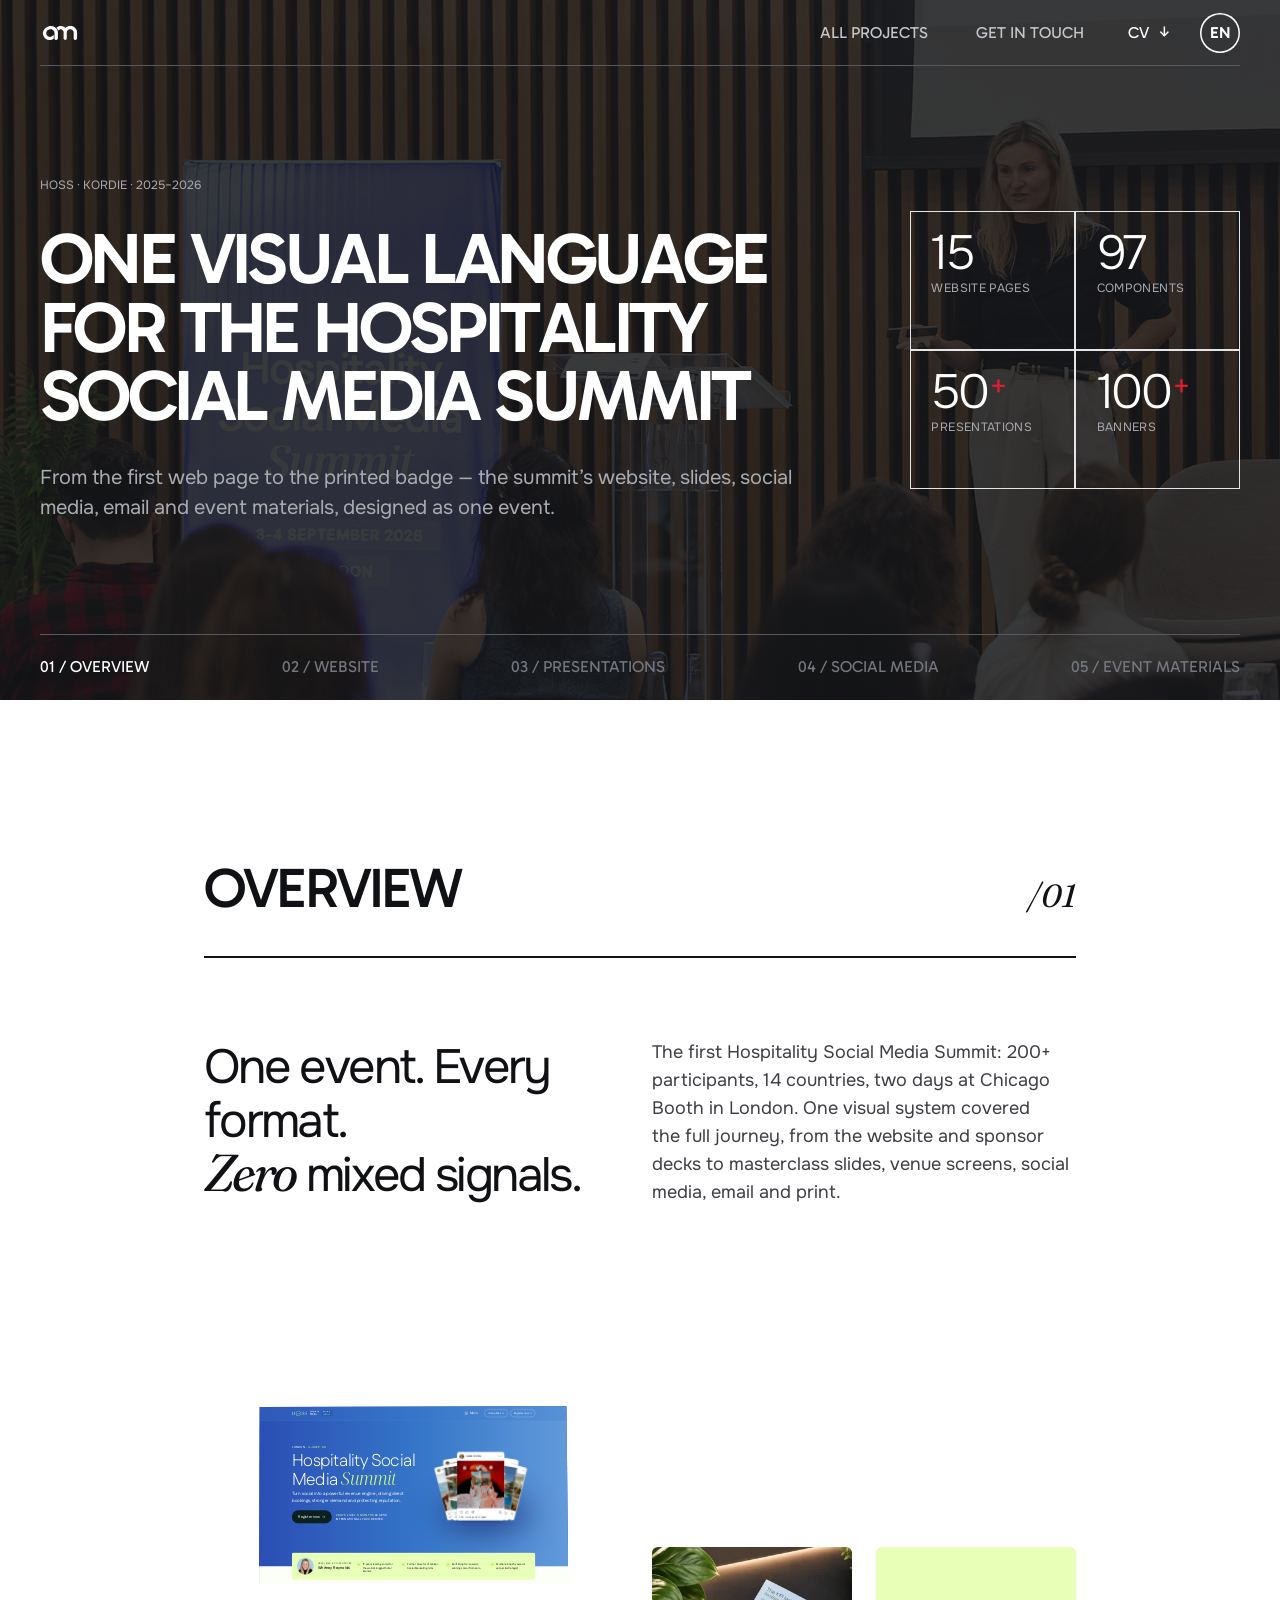
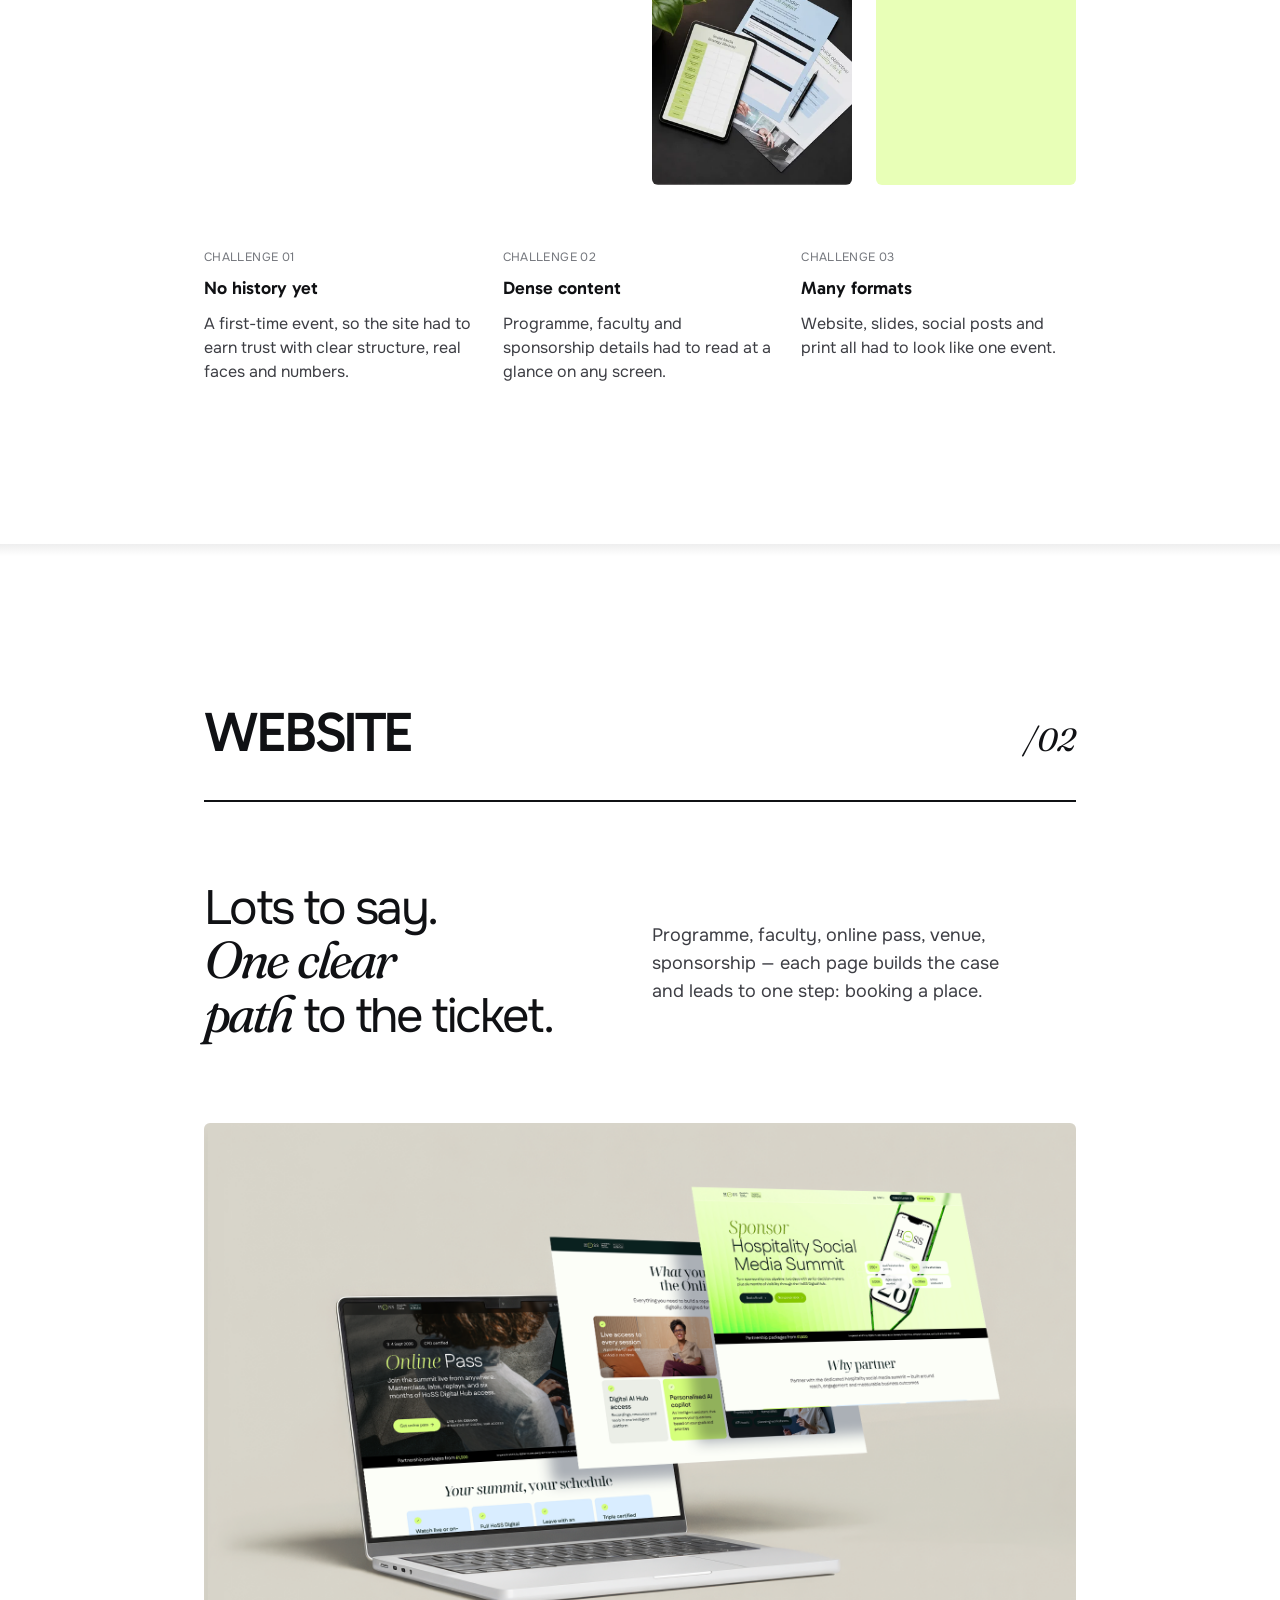
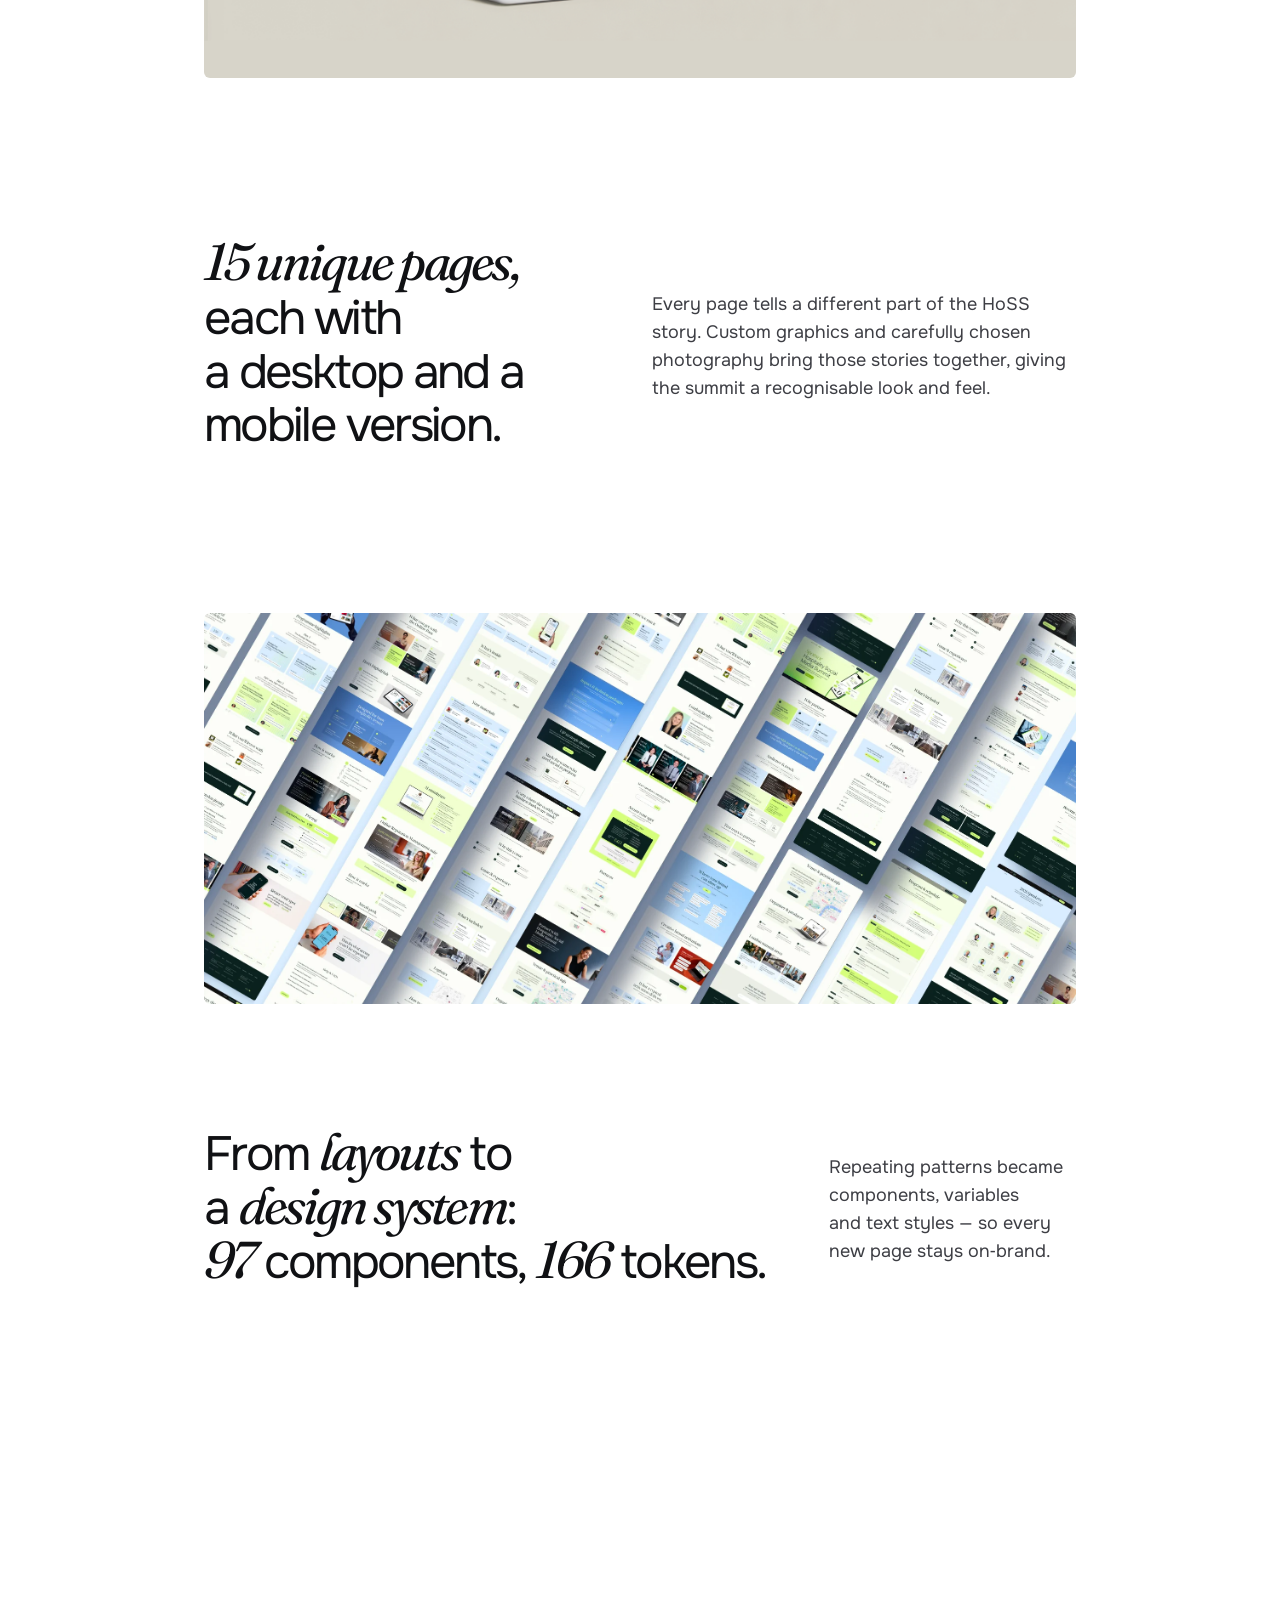
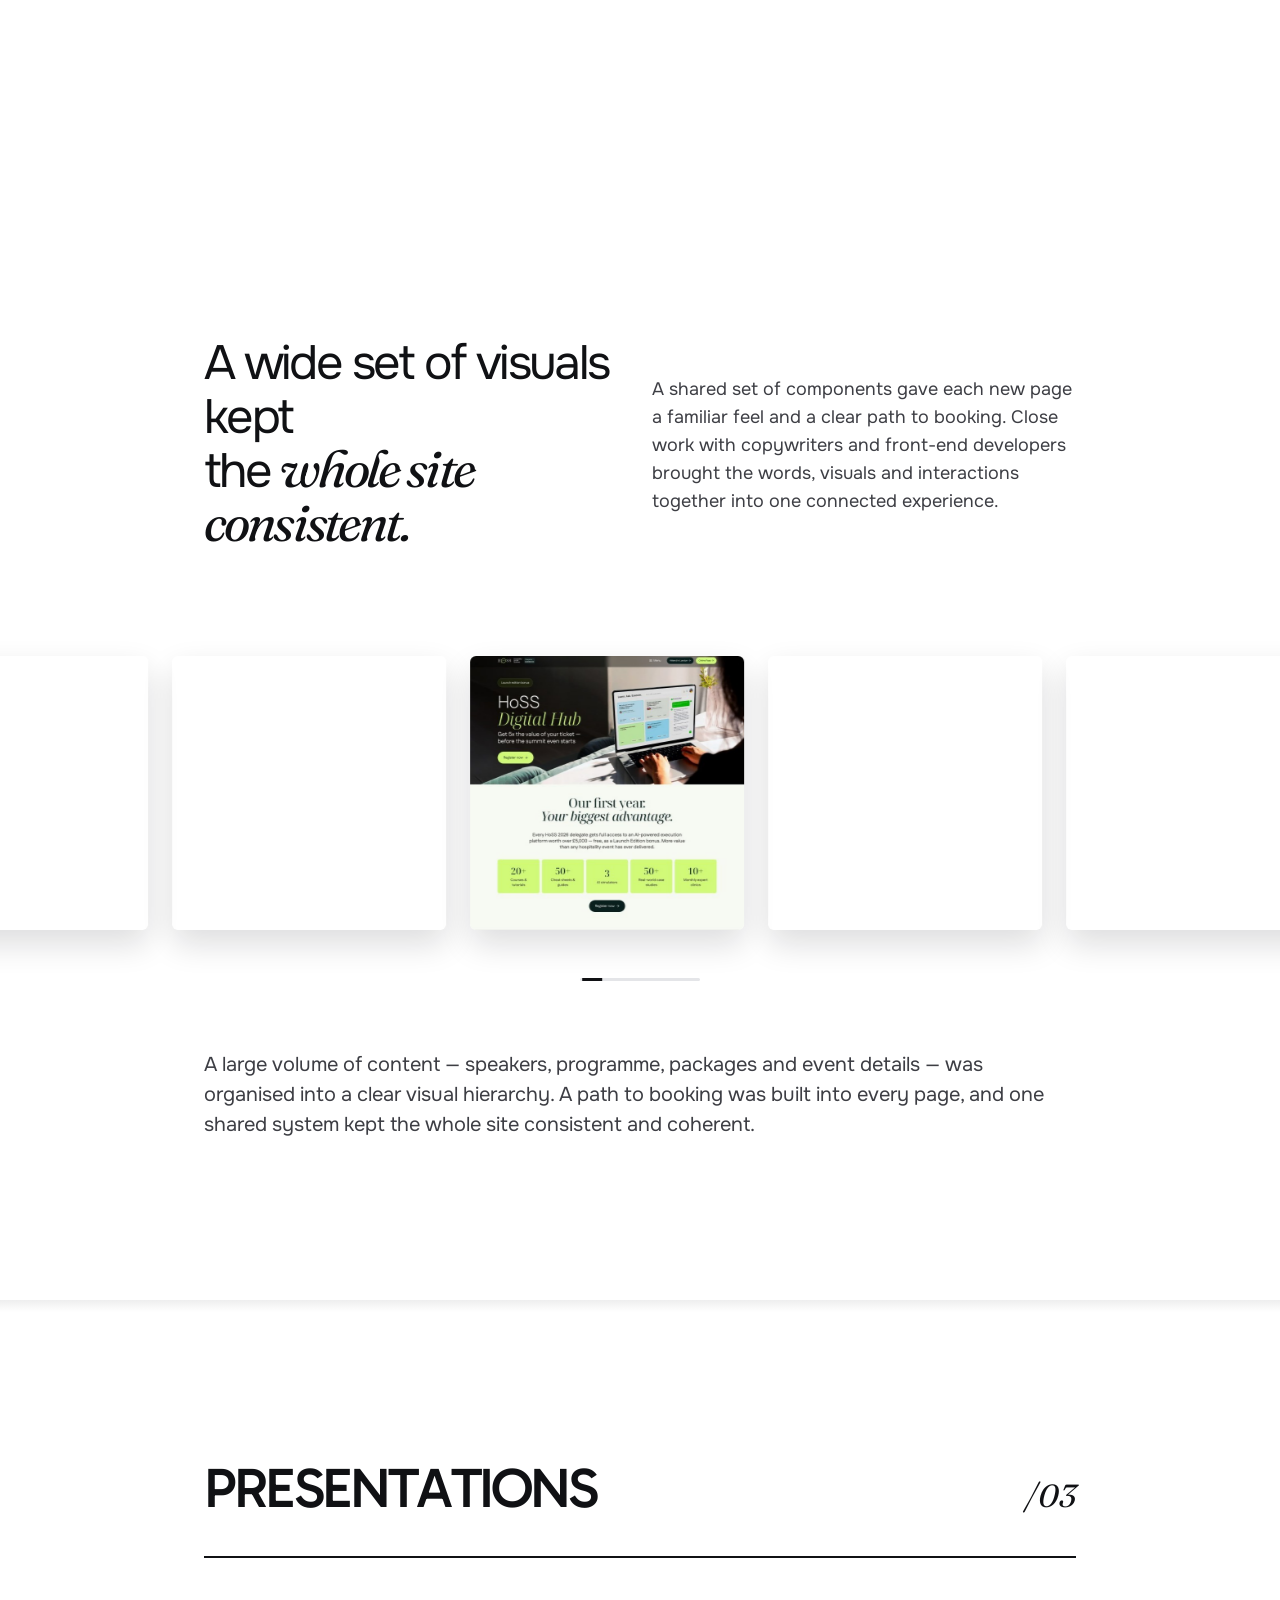
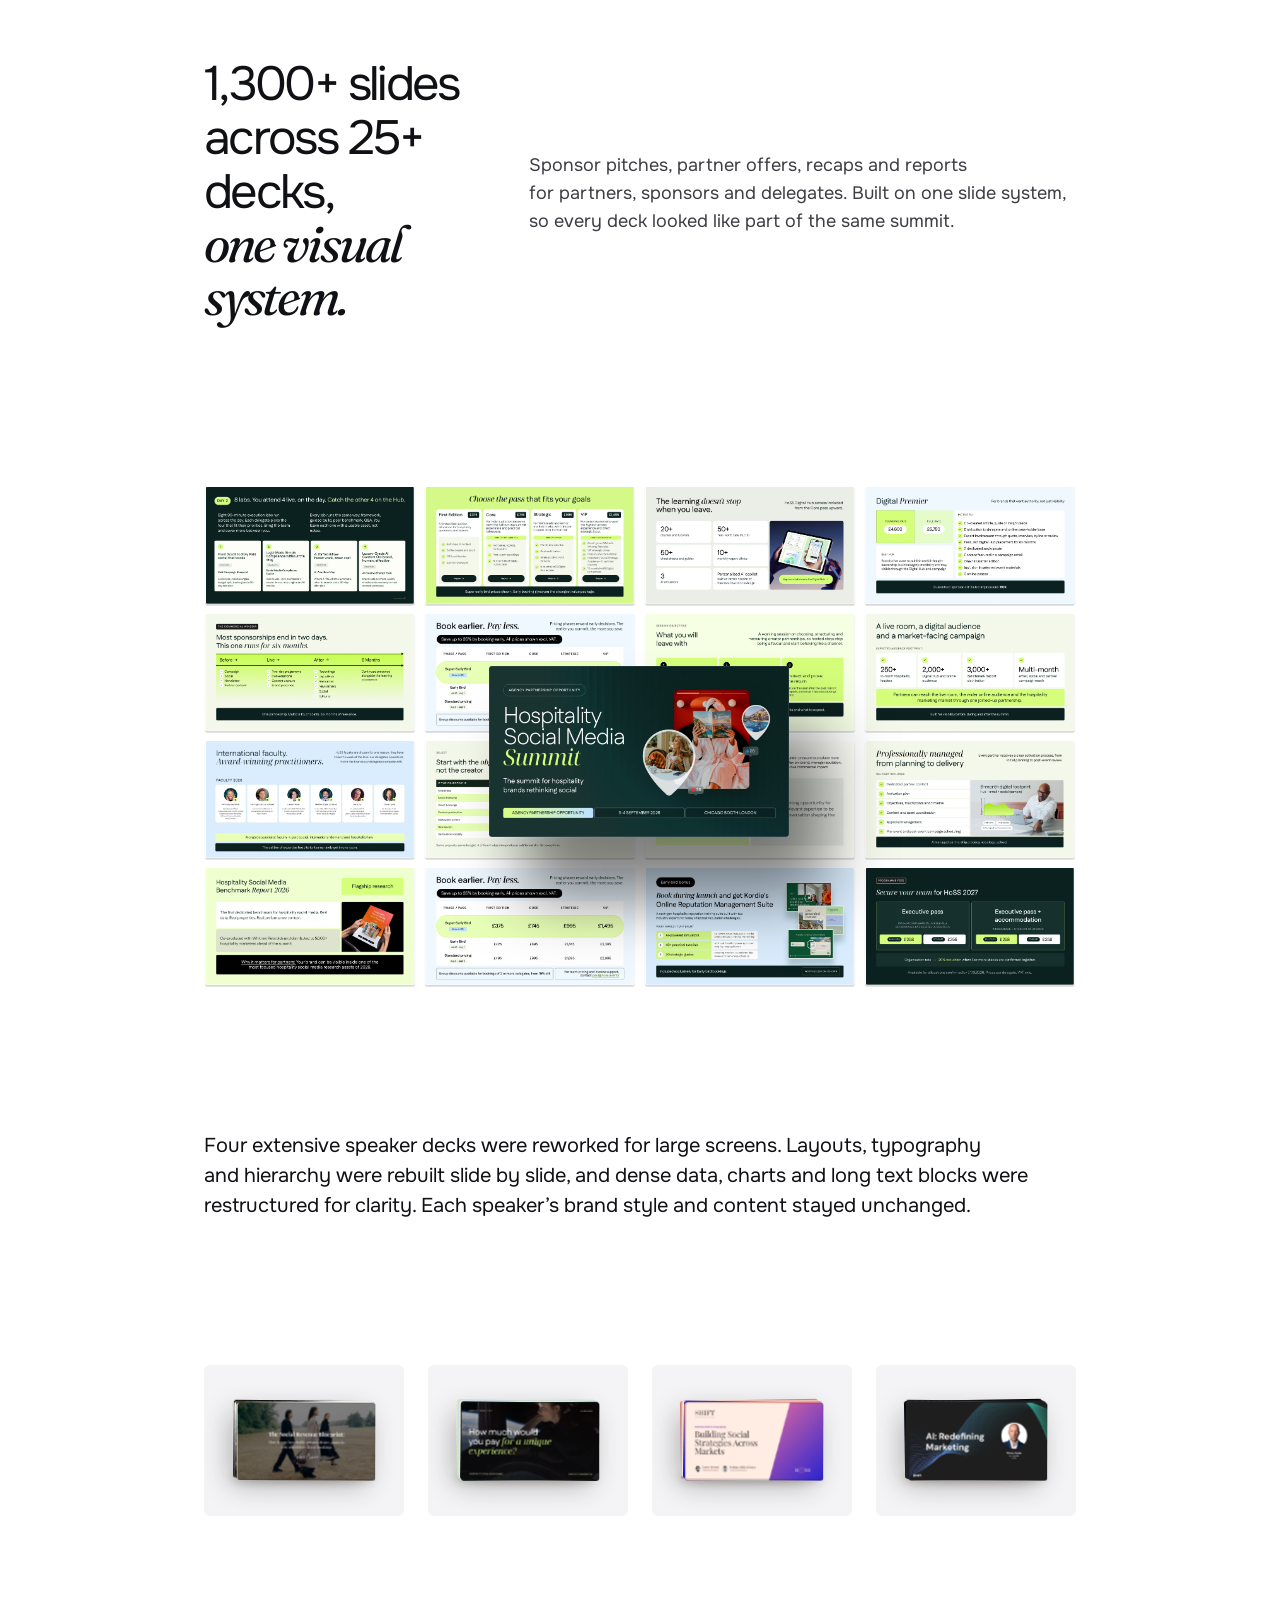
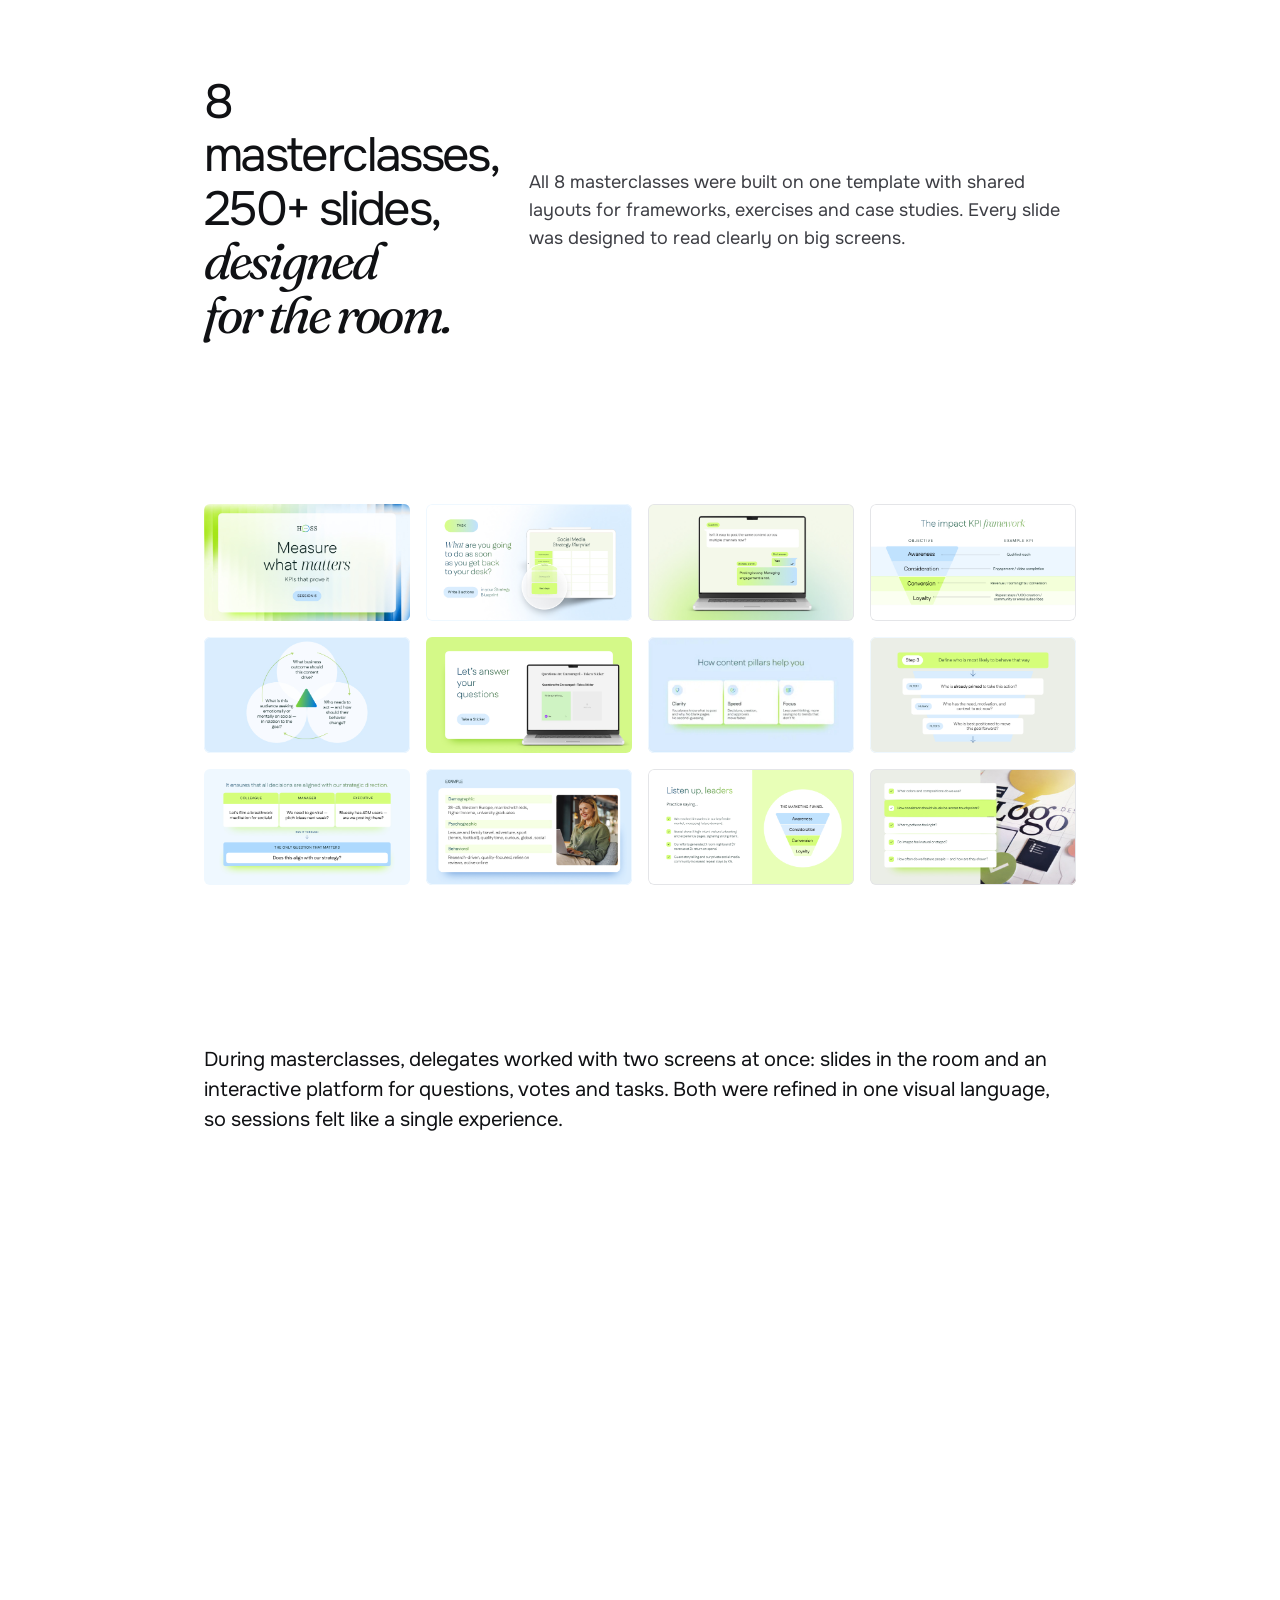
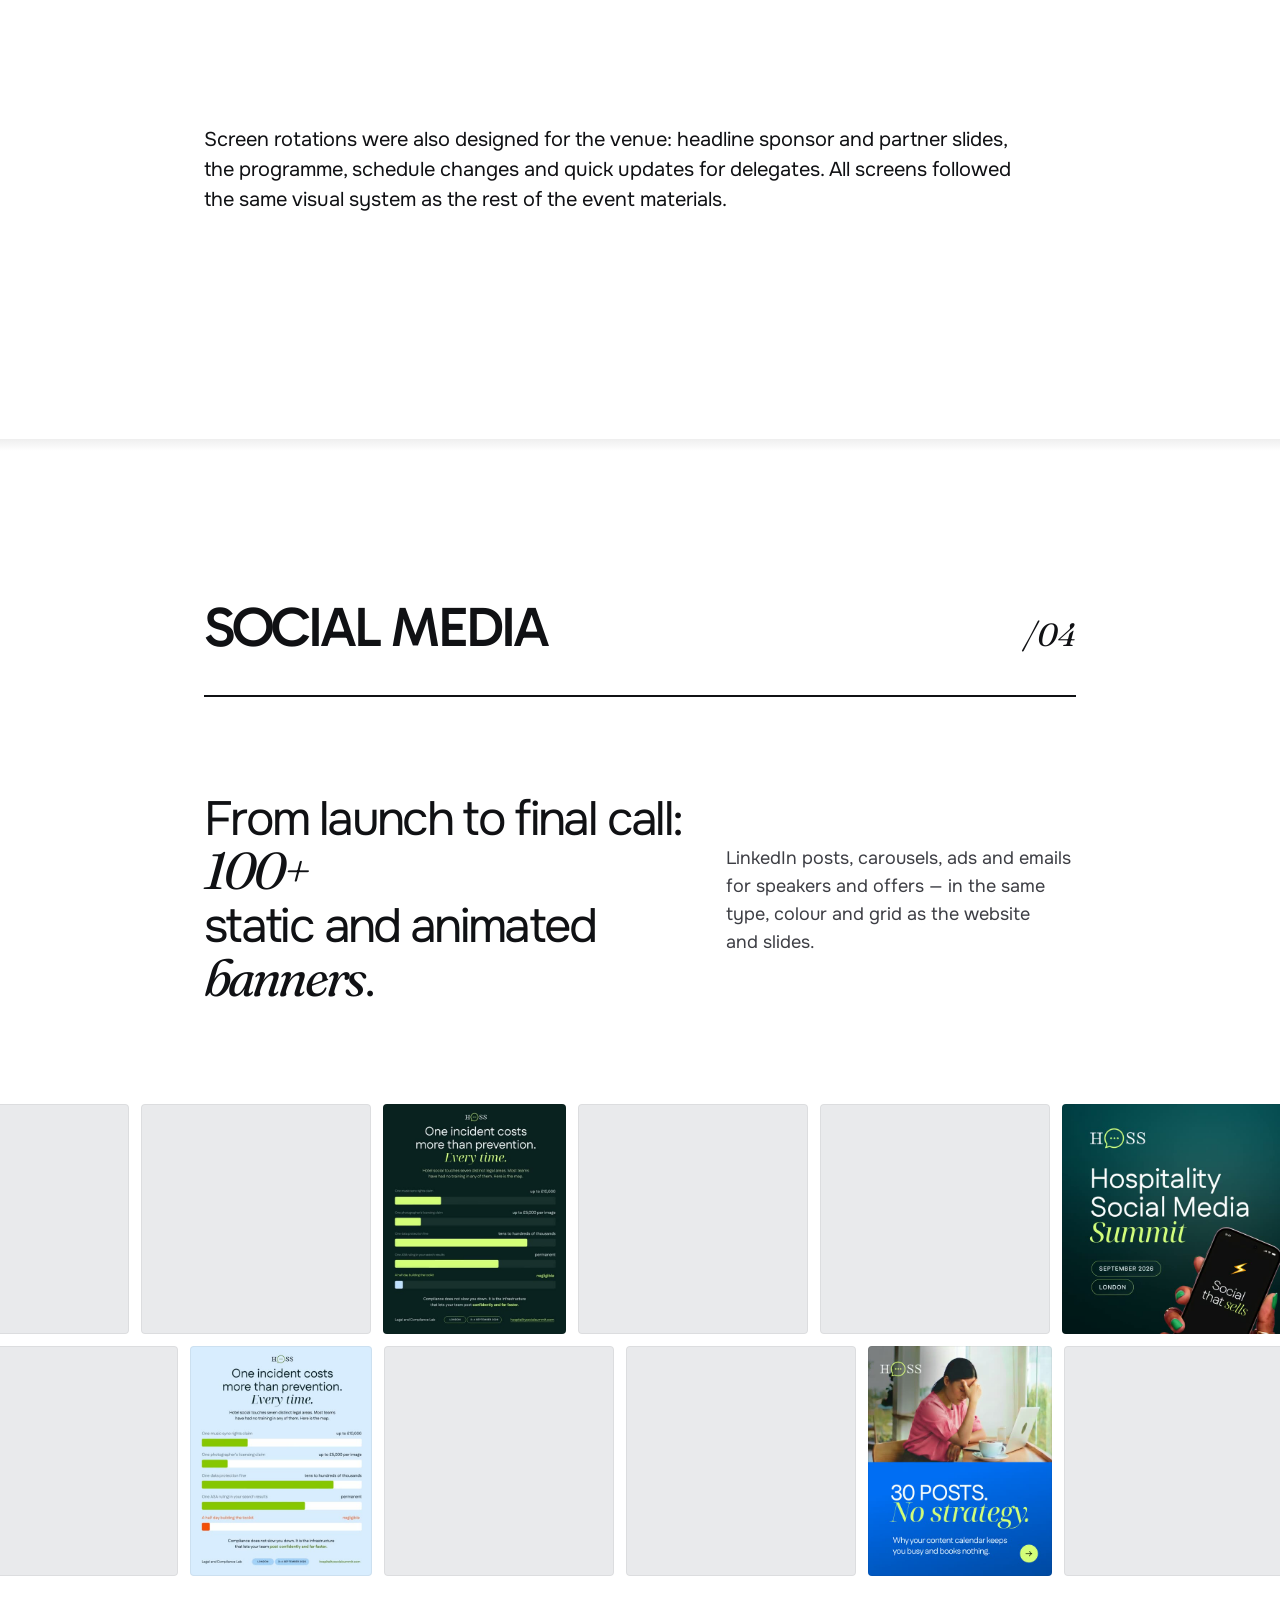
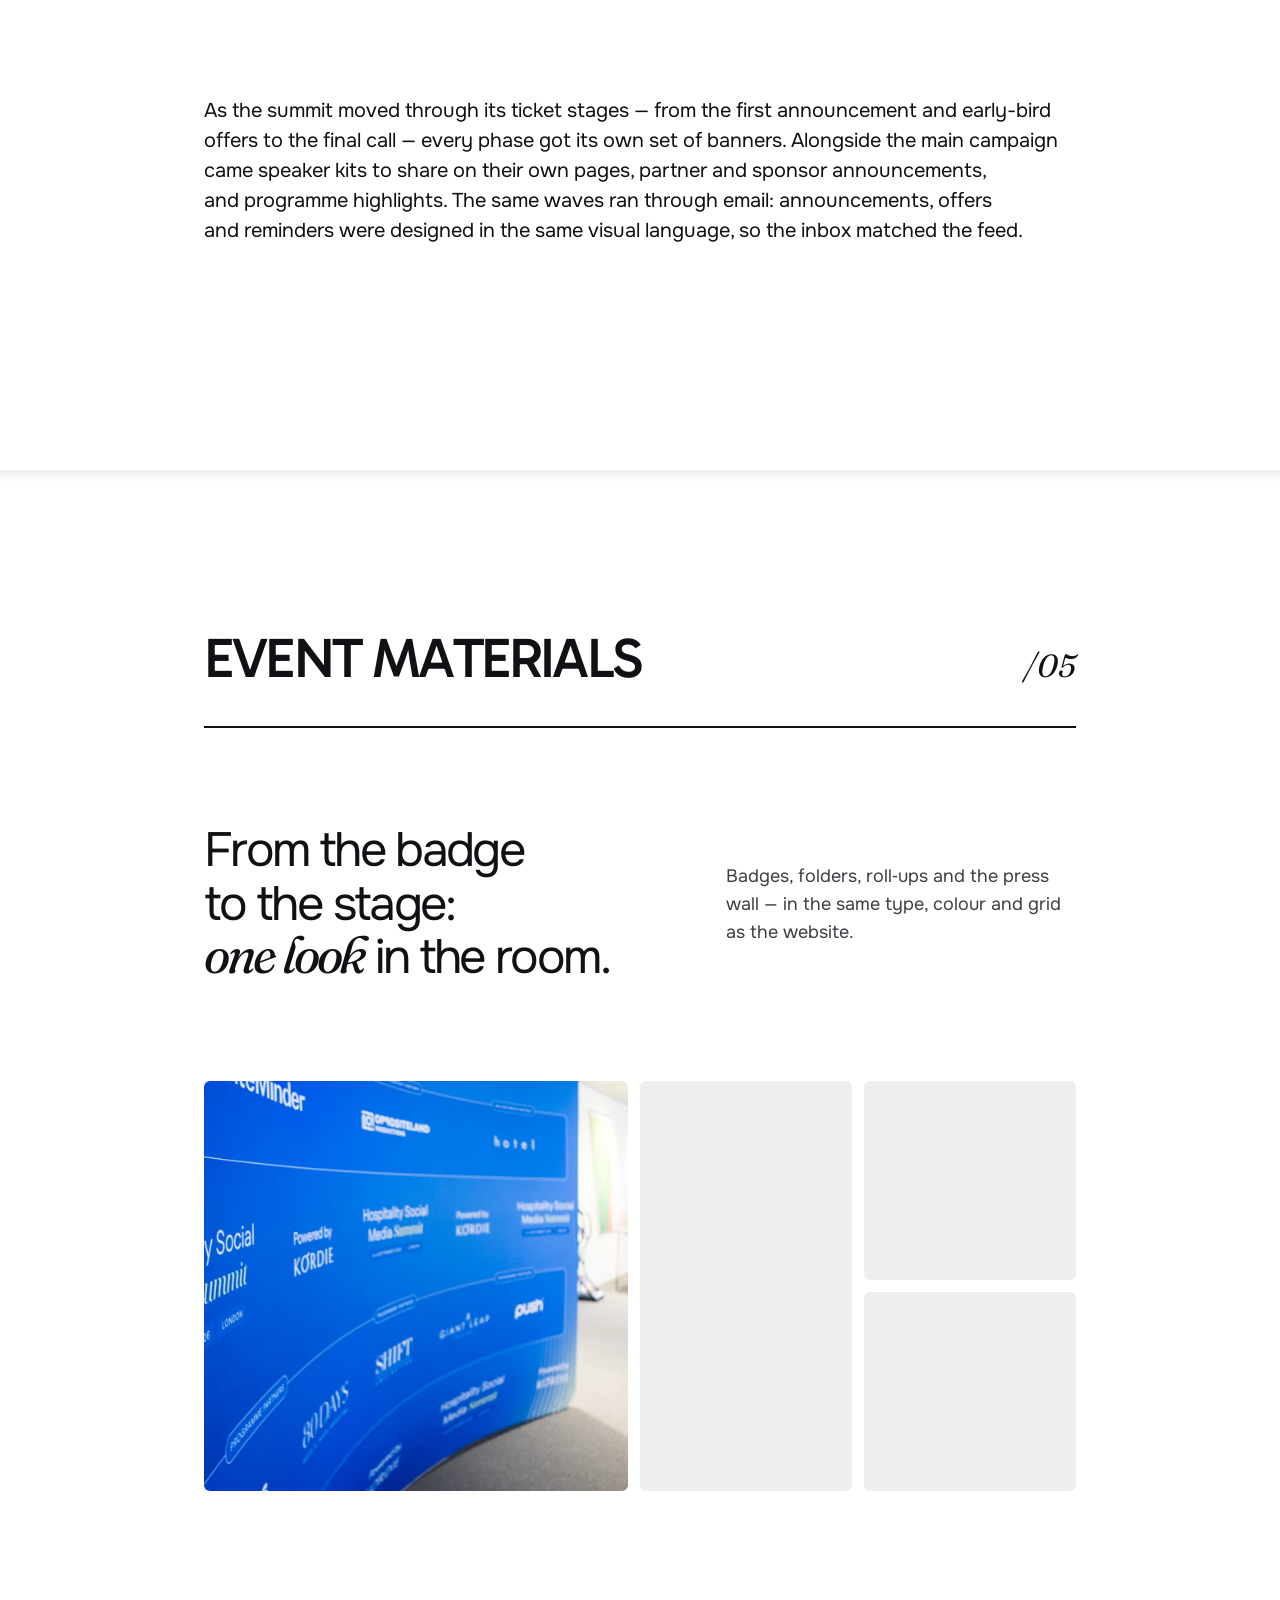
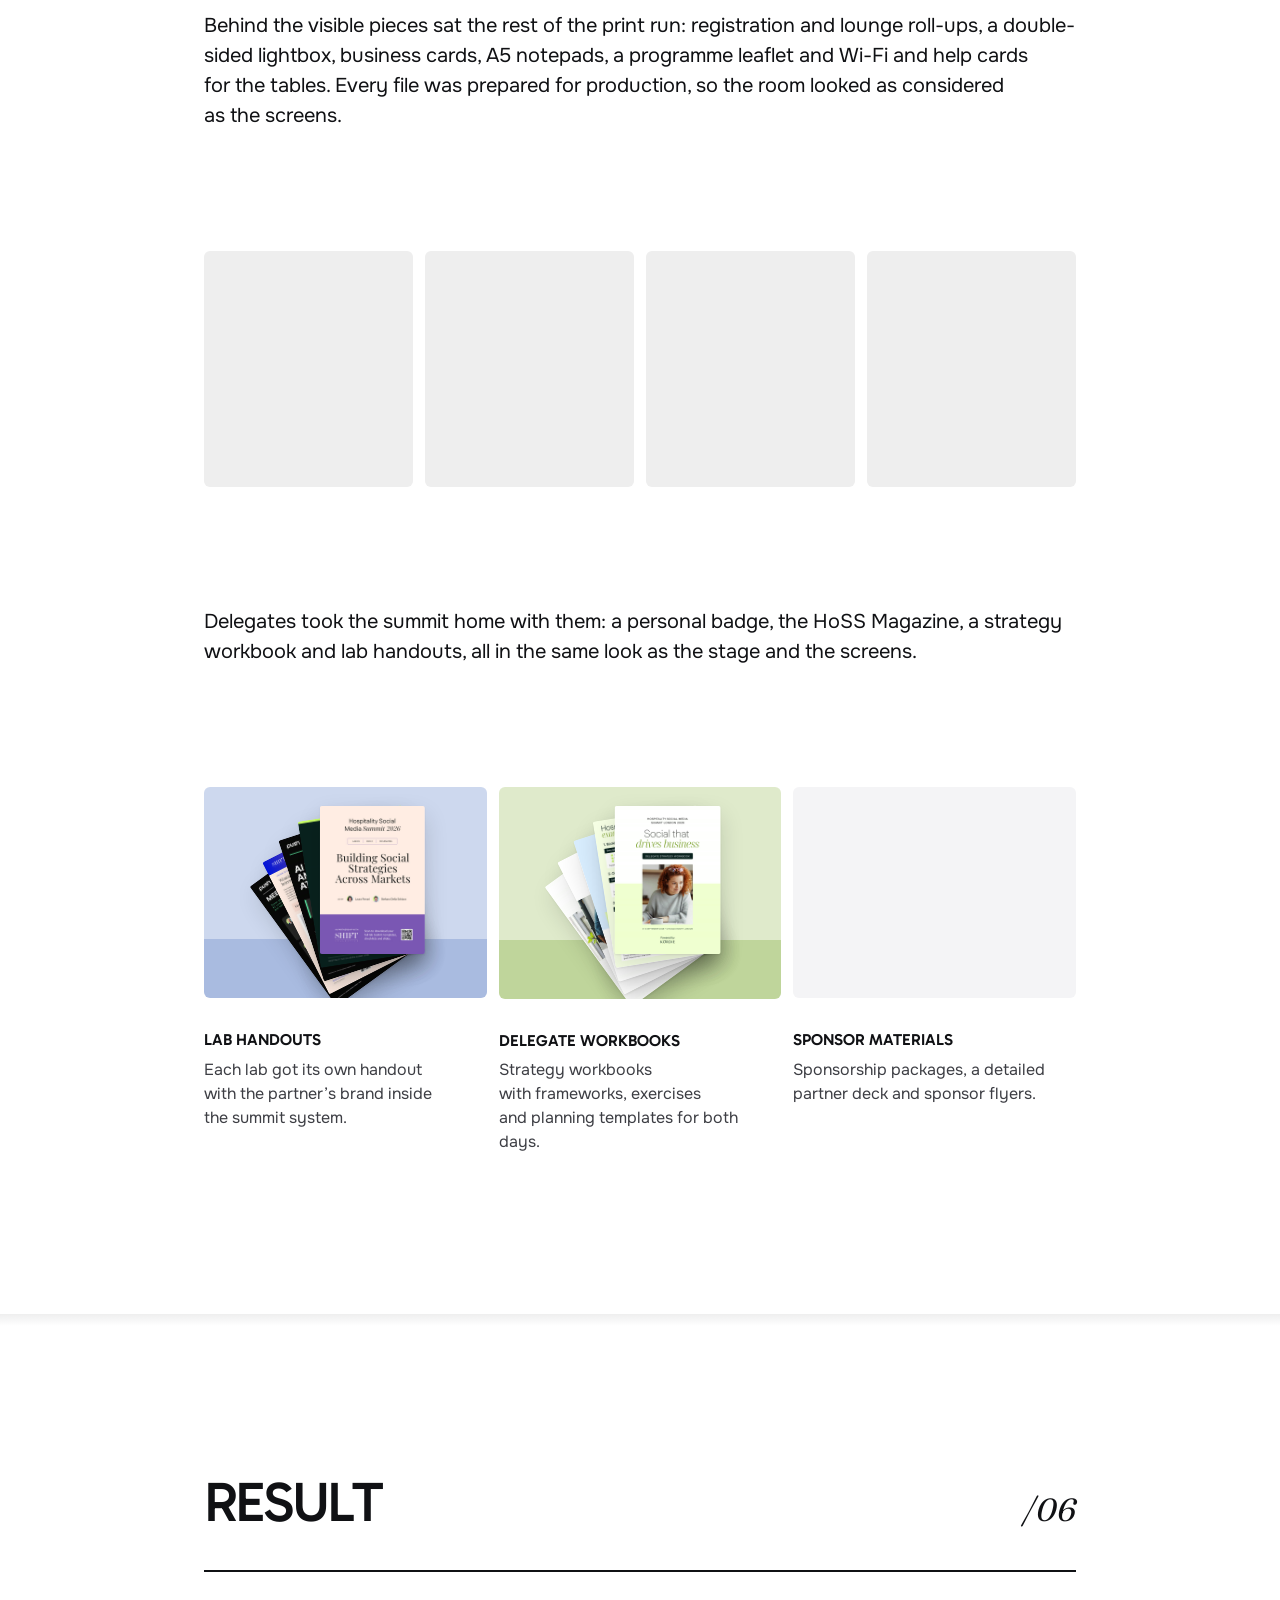
<file: hoss/index.html>
<!doctype html>
<html lang="en">
<head>
<meta charset="utf-8"><meta name="viewport" content="width=device-width,initial-scale=1">
<meta name="theme-color" content="#101114" media="(max-width: 820px) and (prefers-color-scheme: dark)">
<title>HoSS — Website and design system | Alina Matiushyna</title>
<meta property="og:type" content="article">
<meta property="og:title" content="HoSS — Alina Matiushyna">
<meta property="og:url" content="https://uxui-am.com/hoss/">
<meta property="og:image" content="https://uxui-am.com/og-image.jpg">
<meta property="og:image:width" content="1200">
<meta property="og:image:height" content="630">
<meta name="twitter:card" content="summary_large_image">
<link rel="preconnect" href="https://fonts.googleapis.com"><link rel="preconnect" href="https://fonts.gstatic.com" crossorigin>
<link href="https://fonts.googleapis.com/css2?family=Gabarito:wght@400;500;600&family=Onest:wght@300;400&family=Fustat:wght@600&family=Fraunces:ital,wght@1,400&display=swap" rel="stylesheet">
<style>
@font-face{font-family:'Fustat Arrows';src:url('fustat-semibold.ttf?v=1') format('truetype');font-style:normal;font-weight:600;font-display:swap}
:root{--ink:#101114;--dark:#161719;--muted:#95979c;--accent:#e11d2e;--header-height:72px;font-family:Onest,sans-serif;color:var(--ink);scroll-behavior:smooth;scroll-padding-top:104px}*{box-sizing:border-box}body{margin:0}a{color:inherit;text-decoration:none}a:focus-visible,button:focus-visible{outline:2px solid var(--accent);outline-offset:-4px}.arrow{font-family:Fustat,sans-serif;font-weight:600}.hero{height:594px;background:var(--dark);color:#fff;padding:24px 40px 80px}.top{height:48px;display:flex;align-items:center;justify-content:space-between;gap:24px}.back{font:600 16px/1 Fustat,sans-serif;padding:16px 18px;text-transform:uppercase;white-space:nowrap}.tools{display:flex;align-items:center;gap:22px;font:600 16px/1 Gabarito,sans-serif}.cv{display:flex;gap:6px;padding:12px 16px;border-radius:999px}.cv:hover,.back:hover{color:var(--accent)}.language{display:flex;align-items:center;justify-content:center;width:40px;height:40px;border:1.5px solid #fff;border-radius:50%}.hero-body{display:flex;justify-content:space-between;gap:96px;margin-top:96px}.hero-copy{min-width:0}.eyebrow{margin:0 0 32px;font:400 12px/16px Onest,sans-serif;color:var(--muted);text-transform:uppercase}h1{margin:0;font:600 72px/.945 Gabarito,sans-serif;text-transform:uppercase;letter-spacing:-.035em}h1 .nc{text-transform:none}.summary{max-width:760px;margin:40px 0 0;font:400 20px/30px Onest,sans-serif;color:var(--muted)}.stats{display:flex;flex-direction:column;justify-content:space-between;flex:0 0 121px;height:346px;text-align:center}.stat-number{font:300 64px/.85 Onest,sans-serif;white-space:nowrap;letter-spacing:-.045em}.plus{font-size:39.68px;color:var(--accent);vertical-align:top;line-height:.85;margin-left:3px}.stat-label{margin-top:8px;font:400 12px/16px Onest,sans-serif;text-transform:uppercase;color:var(--muted)}.sections-nav{display:grid;grid-template-columns:repeat(5,minmax(0,1fr));height:72px;background:var(--ink);color:#fff;border:1px solid #fff}.sections-nav a{display:flex;align-items:center;justify-content:space-between;gap:9px;padding:0 27px;font:500 18px/18px Gabarito,sans-serif;text-transform:uppercase;border-left:1px solid #fff}.sections-nav a:first-child{border-left:0}.sections-nav .arrow{font-size:27px;line-height:1}.sections-nav a:hover{background:#fff;color:var(--ink)}.fixed-header{position:fixed;z-index:10;top:0;left:0;right:0;height:72px;padding:0 40px;display:flex;align-items:center;justify-content:space-between;gap:24px;background:var(--dark);color:#fff;visibility:hidden;transform:translateY(-100%);pointer-events:none}.fixed-header.is-visible{visibility:visible;transform:translateY(0);pointer-events:auto}.compact{height:40px;flex:0 1 796px;border:0}.compact a{justify-content:center;gap:16px;padding:0 18px;font-size:12px;line-height:12px;border-left:1px solid #73767c}.compact a:first-child{border-left:1px solid #73767c}.compact a:last-child{border-right:1px solid #73767c}.compact .arrow{font-size:18px}.compact a[aria-current="location"]{color:var(--accent)}.case-section{min-height:720px;padding:72px 40px 80px;scroll-margin-top:0}.section-heading{display:flex;justify-content:space-between;align-items:baseline;border-bottom:1px solid #e4e5e8;padding-bottom:24px}.section-heading h2{font:500 56px/1 Gabarito,sans-serif;text-transform:uppercase;margin:0}.section-heading span{font:400 14px/1 Onest,sans-serif}.case-section p{max-width:912px;font:400 20px/30px Onest,sans-serif;margin:40px 0}.preview-note{font:400 14px/22px Onest,sans-serif!important;color:#73767c}.case-section:nth-child(even){background:#f4f4f6}.return{display:inline-flex;gap:12px;margin-top:48px;font:500 16px/1 Gabarito,sans-serif;text-transform:uppercase}.return:hover{color:var(--accent)}
@media(min-width:1600px){.hero-copy{flex:1}h1{max-width:1143px}}
@media(max-width:1100px){.fixed-header{padding:0 24px;gap:16px}.fixed-header .back{padding:16px 0;font-size:14px}.fixed-header .tools{gap:8px}.compact a{padding:0 12px;gap:8px}.hero-body{gap:40px}h1{font-size:56px}.hero{height:auto;min-height:594px}}
@media(max-width:820px){:root{--header-height:112px;scroll-padding-top:136px}.hero{padding:16px 16px 40px;min-height:0}.top{height:48px}.back{padding:12px 0;font-size:12px}.tools{gap:8px;font-size:14px}.cv{padding:12px}.hero-body{margin-top:56px;display:block}.eyebrow{margin-bottom:24px}h1{font-size:40px;line-height:1;letter-spacing:-.02em}h1 br{display:none}.summary{font-size:16px;line-height:24px;margin-top:24px}.stats{height:auto;margin-top:40px;display:grid;grid-template-columns:repeat(3,1fr);gap:12px}.stat-number{font-size:40px}.plus{font-size:24px}.stat-label{font-size:10px;line-height:14px}.sections-nav{height:auto;grid-template-columns:repeat(2,minmax(0,1fr))}.sections-nav a{min-height:56px;padding:0 16px;font-size:12px;line-height:16px}.sections-nav a:nth-child(3){border-left:0}.sections-nav a:nth-child(n+3){border-top:1px solid #fff}.sections-nav .arrow{font-size:18px}.fixed-header{height:112px;padding:8px 16px 0;display:grid;grid-template-columns:1fr auto;grid-template-rows:48px 56px;gap:0 16px}.fixed-header .back{font-size:12px}.fixed-header .tools{justify-self:end}.compact{grid-column:1/-1;grid-row:2;display:flex;overflow-x:auto;overscroll-behavior-x:contain;width:calc(100% + 32px);margin-left:-16px;height:56px;border:0;scrollbar-width:none}.compact::-webkit-scrollbar{display:none}.compact a{flex:0 0 auto;min-height:56px;padding:0 16px;border-top:0!important;border-left:1px solid #73767c!important}.compact a:first-child{border-left:0!important}.case-section{padding:40px 16px;min-height:650px}.section-heading h2{font-size:32px}.section-heading{gap:16px}.case-section p{font-size:16px;line-height:24px}.section-heading span{font-size:12px}}
@media(prefers-reduced-motion:reduce){:root{scroll-behavior:auto}}
/* The selected section fills the fixed navigation from top to bottom. */
.fixed-header .compact{height:100%;align-self:stretch}
.fixed-header .compact a[aria-current="location"]{background:#fff;color:var(--ink)}
/* Back link: the same separate label and Fustat arrow as the Figma component. */
.back{display:inline-flex;align-items:center;gap:6px;font-family:Gabarito,sans-serif;font-weight:500}
.back .arrow{font-family:Fustat,sans-serif;font-size:16px;font-weight:600;line-height:1;flex:none}
@media(min-width:821px){.back,.fixed-header .back{font-size:16px}}
/* Shared navigation tokens; local complete Fustat includes the arrow glyphs. */
:root{--case-menu-label-size:16px;--case-menu-arrow-size:18px;--case-back-arrow-size:16px}
.arrow,.back .arrow{font-family:'Fustat Arrows',sans-serif;font-synthesis:none}
.fixed-header .back,.fixed-header .compact a,.fixed-header .tools{font-size:var(--case-menu-label-size)}
.fixed-header .compact .arrow{font-size:var(--case-menu-arrow-size)}
.back .arrow,.cv .arrow{font-size:var(--case-back-arrow-size)}
.fixed-header .compact{min-width:0;overflow-x:auto;scrollbar-width:none;grid-template-columns:repeat(5,minmax(max-content,1fr))}
.fixed-header .compact a{white-space:nowrap}
/* Keep navigation outlines white at every breakpoint. */
.fixed-header .compact{border-top:1px solid #fff;border-bottom:1px solid #fff}
.fixed-header .compact a,.fixed-header .compact a:first-child,.fixed-header .compact a:last-child{border-color:#fff!important}
/* Case navigation uses monochrome hover and focus states. */
.back:hover,.cv:hover{background:#fff;color:var(--ink)}
.language:hover{background:#fff;color:var(--ink)}
.sections-nav a:hover,.sections-nav a:focus-visible{background:#fff;color:var(--ink)}
.top a:focus-visible,.fixed-header a:focus-visible,.sections-nav a:focus-visible{outline-color:currentColor}
.back:hover{background:transparent;color:inherit}
.back:hover span:not(.arrow){text-decoration:underline;text-underline-offset:4px;text-decoration-thickness:1px}
/* Back labels match CV at each responsive tier. */
.hero .back{font-size:16px}
@media(max-width:820px){.hero .back{font-size:14px}}
/* The mobile hero menu shares the fixed menu's sizing and swipe behavior. */
@media(max-width:820px){
  #section-navigation{display:flex;height:56px;overflow-x:auto;overscroll-behavior-x:contain;scrollbar-width:none;border-top:1px solid #fff;border-bottom:1px solid #fff}
  #section-navigation::-webkit-scrollbar{display:none}
  #section-navigation a{flex:0 0 auto;min-height:54px;padding:0 16px;gap:16px;justify-content:center;white-space:nowrap;font-size:var(--case-menu-label-size);line-height:1;border-top:0;border-left:1px solid #fff}
  #section-navigation a:first-child{border-left:0}
  #section-navigation .arrow{font-size:var(--case-menu-arrow-size);line-height:1}
}
/* Equal-width sections until the phone layout; show a following item on phones. */
@media(min-width:601px){
  #section-navigation{display:grid;grid-template-columns:repeat(5,minmax(0,1fr));height:72px;overflow:visible}
  #section-navigation a{min-width:0;min-height:0;height:70px;justify-content:space-between;padding:0 clamp(12px,1.875vw,27px);white-space:nowrap;border-top:0;border-left:1px solid #fff;font-size:clamp(12px,1.25vw,18px)}
  #section-navigation a:first-child{border-left:0}
  #section-navigation .arrow{font-size:clamp(18px,1.875vw,27px)}
}
@media(max-width:600px){
  #section-navigation a,.fixed-header .compact a{flex:0 0 64%;justify-content:space-between;min-width:180px}
}
/* On phones, keep only in-page navigation persistent. */
@media(max-width:600px){
  :root{--header-height:56px;scroll-padding-top:80px}
  .fixed-header{height:56px;display:block;padding:0 16px}
  .fixed-header>.back,.fixed-header>.tools{display:none}
  .fixed-header .compact{height:56px;margin-left:-16px;width:calc(100% + 32px)}
}
/* Anchor the section navigation to the page with a continuous dark baseline. */
#section-navigation{border-bottom:2px solid var(--ink)}
.fixed-header::after{content:"";position:absolute;left:0;right:0;bottom:0;height:2px;background:var(--ink);pointer-events:none}
.mobile-section-picker{display:none}
@media(max-width:600px){
  .fixed-header .compact{display:none}
  .mobile-section-picker{display:block;position:relative;margin:0 -16px;background:var(--ink);color:#fff;border-top:1px solid #fff}
  .mobile-section-picker summary{height:54px;display:flex;align-items:center;gap:16px;padding:0 16px;cursor:pointer;list-style:none;font:500 16px/1 Gabarito,sans-serif}
  .mobile-section-picker summary::-webkit-details-marker{display:none}
  .picker-position{font:500 14px/1 Gabarito,sans-serif;white-space:nowrap}
  .picker-chevron{margin-left:auto;font:600 18px/1 'Fustat Arrows',sans-serif;transform:none}
  .mobile-section-picker[open] summary{visibility:hidden}
  .mobile-section-picker[open] .picker-options{top:0}
  .picker-options{position:absolute;top:54px;left:0;right:0;background:var(--ink)}
  .picker-options a{display:flex;align-items:center;gap:16px;min-height:52px;padding:0 16px;border-top:1px solid #73767c;font:500 16px/1 Gabarito,sans-serif}
  .picker-options a[aria-current="location"],.picker-options a:hover{background:#fff;color:var(--ink)}
}
/* All six desktop header groups occupy equal shares of the viewport. */
@media(min-width:821px){
 .fixed-header{display:grid;grid-template-columns:repeat(7,minmax(0,1fr));gap:0;padding:0}
 .fixed-header>.back{justify-content:center;width:100%;height:72px;padding:0 8px}
 .fixed-header .compact{display:contents}
 .fixed-header .compact a{height:72px;min-width:0;padding:0 8px;gap:8px;background:var(--ink);border-left:1px solid #fff;border-right:0}
 .fixed-header .compact a:hover,.fixed-header .compact a[aria-current="location"]{background:#fff;color:var(--ink)}
 .fixed-header>.tools{height:72px;justify-content:center;border-left:1px solid #fff;gap:16px}
}
/* Figma navigation revision: 544:1244 and 544:1268. */
:root{--case-nav-font:500 16px/16px Gabarito,sans-serif;--case-nav-gap:24px;--case-nav-inactive:#a9abb1}
#section-navigation{display:flex;grid-template-columns:none;align-items:center;gap:var(--case-nav-gap);height:58px;padding:16px 40px 24px;background:var(--dark);border:0;overflow-x:auto;scrollbar-width:none}
#section-navigation a,.fixed-header .compact a{display:flex;align-items:center;justify-content:flex-start;flex:0 0 auto;gap:var(--case-nav-gap);width:auto;min-width:0;min-height:0;height:auto;padding:0;border:0!important;background:transparent!important;font:var(--case-nav-font);white-space:nowrap;text-transform:uppercase}
#section-navigation a{color:#fff}
#section-navigation .separator,.fixed-header .compact .separator{display:inline-block;font:600 16px/16px 'Fustat Arrows',sans-serif;transform:rotate(180deg);flex:none}
#section-navigation a:hover,.fixed-header .compact a:hover{background:transparent;color:#fff}
.fixed-header .compact a[aria-current="location"]{color:#fff;background:transparent}
.fixed-header .compact a{color:var(--case-nav-inactive)}
.fixed-header .compact{display:flex;align-items:center;gap:var(--case-nav-gap);grid-template-columns:none;width:auto;flex:0 1 auto;height:72px;margin:0;border:0;padding:0;background:transparent;overflow-x:auto}
.fixed-header::after{display:none}
@media(min-width:821px){
 .fixed-header{display:flex;justify-content:space-between;gap:24px;padding:0 40px}
 .fixed-header>.back{width:auto;flex:none;height:48px;padding:16px 18px;justify-content:flex-start}
 .fixed-header>.tools{height:40px;flex:none;border:0;gap:22px}
}
@media(min-width:601px) and (max-width:820px){
 .fixed-header .compact{height:56px;width:calc(100% + 32px);margin-left:-16px;padding:0 16px}
}
@media(max-width:600px){
 #section-navigation{padding:16px;height:56px}
 .fixed-header .compact{display:none}
}
/* Underline labels only; use the actual right arrow without rotating its baseline. */
#section-navigation .separator,.fixed-header .compact .separator{transform:none;text-decoration:none}
.hero #section-navigation .hero-nav-links a,.fixed-header .sections-nav.compact a{gap:8px}
.hero #section-navigation .arrow:has(> .case-nav-arrow-glyph),.fixed-header .compact .arrow:has(> .case-nav-arrow-glyph){
  display:inline-grid;place-items:center;width:16px;height:16px;padding:0;overflow:hidden
}
@media(min-width:821px){
  .hero #section-navigation{z-index:2}
  .hero #section-navigation .hero-nav-links a{min-height:36px}
  .hero #section-navigation .hero-nav-links a:not([aria-current="location"],:hover,:focus-visible,.is-pointer-over),
  .fixed-header .compact a:not([aria-current="location"],:hover,:focus-visible,.is-pointer-over){color:#73767c!important}
  .hero #section-navigation .hero-nav-links a.is-pointer-over,.fixed-header .compact a.is-pointer-over{color:#fff}
}
.sections-nav .case-nav-arrow-glyph{pointer-events:none}
@media (prefers-reduced-motion:no-preference){
  .sections-nav a:is(:hover,:focus-visible,.is-pointer-over) .case-nav-arrow-glyph{
    animation:case-nav-arrow .55s cubic-bezier(.22,1,.36,1)
  }
  @keyframes case-nav-arrow{
    0%,100%{translate:none;opacity:1}
    45%{translate:var(--case-arrow-shift-x,.55em) .55em;opacity:0}
    46%{translate:calc(-1 * var(--case-arrow-shift-x,.55em)) -.55em;opacity:0}
  }
}
.picker-options a,.mobile-section-picker summary .picker-label{text-transform:uppercase}
.picker-options .picker-back-to-top{border-top:1px solid #fff}
.picker-back-to-top .arrow{margin-left:auto;font:600 16px/16px 'Fustat Arrows',sans-serif}
/* Navigation labels share the Figma Regular 16 style. */
:root{--case-nav-font:400 16px/16px Gabarito,sans-serif}
.back,.mobile-section-picker summary,.picker-options a,.picker-position{font-weight:400}
/* Remove the orphaned Social line; retain the explicit final heading break. */
.hero h1{letter-spacing:-.05em}
main{padding:40px;display:flex;flex-direction:column;gap:80px}.case-section{padding:0;min-height:0;background:#fff!important}.section-heading h2{letter-spacing:-.05em}.section-heading span{font:italic 400 32px/1 Fraunces,serif}.case-section p{color:#3d3e44;margin:40px 0 0}.overview-collage{margin-top:80px;display:grid;grid-template-columns:676fr 660fr;gap:24px;aspect-ratio:1360/645.2076}.photo-slot{position:relative;overflow:hidden;min-width:0}.photo-slot img{position:absolute;max-width:none}.laptop-slot img{width:133.14%;height:125.57%;left:-16.57%;top:-9.45%}.collage-right{display:grid;grid-template-rows:1fr 1fr;gap:24px;min-height:0}.speaker-slot img{width:100%;height:141.66%;top:-8.19%;object-fit:cover}.slides-slot img{inset:0;width:100%;height:100%;object-fit:cover}.website-wall{margin:40px 0 0}.website-wall img{display:block;width:100%;aspect-ratio:7200/3900;object-fit:cover;border-radius:10px}.website-wall figcaption{margin-top:12px;font:400 12px/1.3 Onest,sans-serif;letter-spacing:.03em;text-transform:uppercase;color:#73767c}.website-pair{margin-top:40px;display:grid;grid-template-columns:1fr 1fr;gap:24px}.website-pair img{width:100%;aspect-ratio:668/483;object-fit:cover;border-radius:10px}.case-section:has(.preview-note){min-height:650px}
@media(max-width:820px){main{padding:40px 16px;gap:56px}.overview-collage{margin-top:40px;gap:12px}.collage-right{gap:12px}.website-pair{gap:12px}.section-heading span{font-size:24px}}
@media(max-width:600px){.overview-collage{display:flex;flex-direction:column;aspect-ratio:auto}.laptop-slot{aspect-ratio:676/645.2076}.collage-right{grid-template-columns:1fr 1fr;grid-template-rows:auto}.collage-right .photo-slot{aspect-ratio:1.4}.website-pair{grid-template-columns:1fr}}
:root{--muted:#a9abb1}.hero{position:relative;isolation:isolate;height:700px;padding:24px 40px;display:flex;flex-direction:column;justify-content:space-between}.hero::before{content:"";position:absolute;inset:0;z-index:-1;background:url('assets/hero-event.png') center/cover;opacity:.15}.hero-body{margin:0;align-items:center;gap:96px}.hero-copy{flex:1}.hero h1{line-height:.95}.summary{margin-top:32px}.stats{flex:0 0 330.335px;display:grid;grid-template-columns:1fr 1fr;height:277.447px;text-align:left}.stats>div{border:1px solid #e4e5e8;padding:20.809px}.stat-number{font-size:55.489px;letter-spacing:-.05em}.plus{font-size:34.403px;margin-left:1.734px}.stat-label{font-size:10.404px;line-height:1.3;letter-spacing:.03em;margin-top:6.936px}.hero #section-navigation{flex:none;width:100%;height:42px;padding:24px 0 0;border-top:1px solid #e4e5e8;background:transparent;overflow-y:hidden}.hero .top .back{padding:16px 0}.tools{font-weight:400;gap:6px}
@media(max-width:1200px){.hero-body{gap:40px}.stats{flex-basis:280px}.stats>div{padding:16px}}
@media(max-width:820px){.hero{height:auto;min-height:700px;padding:16px;gap:48px}.hero-body{display:block}.hero h1{line-height:1}.stats{width:100%;height:auto;margin-top:32px;grid-template-columns:1fr 1fr;gap:0}.stat-number{font-size:40px}.hero #section-navigation{width:100%;height:42px;padding:24px 0 0}.hero #section-navigation a{flex:0 0 auto;min-width:0}.summary{margin-top:24px}}
@font-face{font-family:Gabarito;src:url('assets/gabarito.ttf');font-weight:400 900;font-display:swap}@font-face{font-family:Onest;src:url('assets/onest.ttf');font-weight:100 900;font-display:swap}@font-face{font-family:Fraunces;src:url('assets/fraunces-italic.ttf');font-weight:100 900;font-style:italic;font-display:swap}.hero::before{opacity:.15}.hero{background:#161719}.hero-copy{min-width:0}.hero-body{gap:64px}.hero h1{max-width:960px}
.laptop-photo{position:absolute;width:133.14%;height:125.57%;left:-16.57%;top:-9.45%}.laptop-slot .laptop-photo>img{inset:0;width:100%;height:100%;object-fit:fill}.laptop-screen{position:absolute;left:24.357%;top:29.328%;width:50.53%;height:32.185%;overflow:hidden;clip-path:polygon(.2% .5%,99.4% 0,100% 100%,0 100%);pointer-events:none}.laptop-screen iframe{border:0;width:1920px;height:1100px;transform-origin:top left;pointer-events:none}#section-navigation a,.fixed-header .compact a{gap:16px}#section-navigation .separator,.fixed-header .compact .separator{font-size:18px;line-height:18px}.hero-body{gap:96px}@media(max-width:1200px){.hero-body{gap:40px}}.hero #section-navigation a{color:#a9abb1}.hero #section-navigation a[aria-current="location"],.hero #section-navigation a:hover{color:white}.separator{color:white}:root{--photo-radius:6px}.photo-slot{border-radius:var(--photo-radius)}.website-wall img,.website-pair img{border-radius:var(--photo-radius)}.laptop-screen iframe{width:1920px;height:1103px}@media(max-width:640px){:root{--photo-radius:6px}}/* Divider geometry and tokens verified against Figma 522:1825 and 549:1670. */
:root{--case-header-divider:#57595f;--case-nav-divider:#3d3e44;--case-stat-divider:#e4e5e8}
.hero{padding-top:0}.hero .top{height:66px;flex:none;border-bottom:1px solid var(--case-header-divider)}.hero #section-navigation{position:relative;border:0;padding-top:24px}.hero #section-navigation::before{content:"";position:absolute;left:0;right:0;top:0;height:1px;background:var(--case-nav-divider)}.stats>div{border-width:.8670219px;border-color:var(--case-stat-divider)}
/* Shared spacing between section links; label-to-arrow spacing stays 16px. */
:root{--case-nav-gap:40px}#section-navigation,.fixed-header .compact{gap:40px}
/* Let the metrics occupy the available space on wide desktops. */
@media(min-width:1441px){.stats{flex-basis:clamp(330.335px,calc(47.8469vw - 358.66px),560px);height:clamp(277.447px,calc(4.6985vw + 209.788px),300px)}.stat-number{font-size:clamp(55.489px,calc(.9398vw + 41.956px),60px)}.plus{font-size:clamp(34.403px,calc(.7494vw + 23.612px),38px)}.stats>div{padding:24px}.stat-label{font-size:12px}}
.section-copy-grid{display:grid;grid-template-columns:repeat(2,minmax(0,1fr));gap:24px;margin-top:40px}.case-section .section-copy-grid p{margin:0;max-width:none}@media(max-width:820px){.section-copy-grid{grid-template-columns:1fr;margin-top:24px}}
#section-navigation .hero-nav-links{display:flex;align-items:center;gap:40px;flex:none;min-width:max-content}@media(min-width:821px){#section-navigation .hero-nav-links{width:var(--hero-heading-width,960px);justify-content:space-between;gap:16px}}
/* Overview rebuilt from Figma 581:2133. */
.overview-layout{display:flex;flex-direction:column;gap:40px}.case-section .overview-intro{width:100%;max-width:847.163px;margin:0}.overview-layout .overview-collage{width:100%;height:378px;aspect-ratio:auto;margin:0;display:grid;grid-template-columns:repeat(3,minmax(0,1fr));gap:24px}.overview-layout .laptop-photo{width:142.05%;height:147.94%;left:-21.03%;top:-25.42%}.overview-layout .speaker-slot img{inset:0;width:100%;height:100%;object-fit:cover}.overview-copy{display:grid;grid-template-columns:repeat(3,minmax(0,1fr));gap:40px}.case-section .overview-copy p{max-width:none;margin:0}@media(max-width:820px){.overview-layout{gap:32px}.overview-layout .overview-collage{grid-template-columns:1fr;height:auto;gap:24px}.overview-layout .photo-slot{aspect-ratio:437.333/378}.overview-copy{grid-template-columns:1fr;gap:24px}}
/* Restore the large laptop with two stacked supporting photographs. */
.overview-layout .overview-collage{height:auto;aspect-ratio:1360/645.2076;grid-template-columns:minmax(0,676fr) minmax(0,660fr);gap:24px}.overview-layout .collage-right{display:grid;grid-template-rows:repeat(2,minmax(0,1fr));gap:24px;min-height:0}.overview-layout .laptop-photo{width:133.14%;height:125.57%;left:-16.57%;top:-9.45%}.overview-layout .speaker-slot img{width:100%;height:141.66%;left:0;top:-8.19%;object-fit:cover}@media(max-width:820px){.overview-layout .overview-collage{grid-template-columns:1fr;aspect-ratio:auto}.overview-layout .laptop-slot{aspect-ratio:676/645.2076}.overview-layout .collage-right{grid-template-columns:1fr 1fr;grid-template-rows:auto;gap:12px}.overview-layout .collage-right .photo-slot{aspect-ratio:1.4}}
/* Typography and spacing verified against Figma 581:2133. */
.overview-layout .section-heading{align-items:flex-end}.case-section .overview-intro{max-width:1009.812px;font:400 24px/36px Onest,sans-serif}.case-section .overview-copy p{font:400 16px/24px Onest,sans-serif}@media(max-width:820px){.case-section .overview-intro{font-size:20px;line-height:30px}}

/* November 17: updated Figma case 519:1044; existing live laptop retained. */
:root{--case-body:#3d3e44;--case-line:#e4e5e8;--photo-radius:10px}
.case-chapters{display:flex;flex-direction:column;gap:80px;padding:40px;overflow:hidden}
.case-chapters>.case-section{width:100%;min-height:0;padding:0;background:#fff;display:flex;flex-direction:column;gap:40px}
.case-chapters .section-heading{width:100%;align-items:flex-end;flex:none}
.case-chapters .section-heading h2{letter-spacing:-.05em}
.case-chapters .section-heading span{font:italic 400 32px/1 Fraunces,serif}
.case-chapters .case-copy-panel{width:100%;padding:80px 200px;display:flex;flex-direction:column;gap:16px}
.case-chapters .case-copy-panel h3{margin:0;font:600 16px/1 Gabarito,sans-serif;text-transform:uppercase}
.case-chapters .case-copy-panel p{max-width:none;margin:0;font:400 20px/30px Onest,sans-serif;color:var(--case-body)}
.case-chapters .overview-lead{height:240px;padding-top:0;padding-bottom:0;justify-content:center}
.case-chapters .overview-collage{height:auto;aspect-ratio:1360/778;grid-template-columns:repeat(2,minmax(0,1fr));gap:24px;margin:0}
.case-chapters .overview-collage .laptop-photo{width:144.36%;height:111.57%;left:-22.18%;top:-8.64%}
.case-chapters .collage-right{display:grid;grid-template-rows:repeat(2,minmax(0,1fr));gap:24px}
.case-chapters .speaker-slot img{inset:0;width:100%;height:100%;object-fit:cover}
.collage-materials{display:grid;grid-template-columns:repeat(2,minmax(0,1fr));gap:24px;min-height:0}
.programme-slot img,.badge-underlay{position:absolute;inset:0;width:100%;height:100%;object-fit:cover}
.badge-slot{background:#e8ffb7}.badge-slot .badge-photo{position:absolute;width:150.12%;height:160.76%;left:-25.38%;top:-51.81%;object-fit:fill}
.problem-grid{display:grid;grid-template-columns:repeat(3,minmax(0,1fr));gap:24px;width:min(960px,100%);min-height:229px;align-self:center}
.problem-grid article{border-top:1px solid var(--case-line);padding-top:24px;display:flex;flex-direction:column;gap:12px}
.problem-grid p{margin:0;font:400 16px/24px Onest,sans-serif;color:var(--case-body)}
.problem-grid .problem-label{font:400 12px/1.3 Onest,sans-serif;letter-spacing:.03em;text-transform:uppercase;color:#73767c}
.problem-grid h3{margin:0;font:600 20px/24px Gabarito,sans-serif}
.website-layout .updated-wall{margin:0;position:relative;align-self:center;width:calc(100vw + 67.425px);height:auto;aspect-ratio:1507.425/818;border-radius:10px;overflow:hidden;flex:none}
.updated-wall img{display:block;width:100%;height:100%;object-fit:cover}
.design-system-block{display:flex;flex-direction:column;align-items:center;width:100%;padding-top:80px}
.case-chapters .design-system-copy{padding-top:0;padding-bottom:0}
.design-system-figure{width:min(1005.713px,100%);aspect-ratio:1005.713/797.331;margin:0;overflow:hidden}
.design-system-figure img{width:100%;height:100%;object-fit:cover;display:block}
.case-chapters .design-system-end{min-height:250px}
.presentation-slots{display:grid;grid-template-columns:1fr 1fr;gap:24px}.presentation-slots>div{aspect-ratio:668/483;background:#f4f4f6;border-radius:10px}
.result-layout>p{max-width:912px;color:var(--case-body);margin:0;font:400 20px/30px Onest,sans-serif}
.text-link{text-decoration:underline;text-underline-offset:4px}.text-link .arrow{text-decoration:none;display:inline-block}
.case-footer{margin:120px 40px 0;padding:22px 0;border-top:1px solid var(--case-line);display:flex;justify-content:space-between;gap:24px;font:400 12px/1.3 Onest,sans-serif;letter-spacing:.03em;text-transform:uppercase;color:#73767c}.case-footer a{color:var(--ink)}
@media(max-width:1200px){.case-chapters .case-copy-panel{padding-left:clamp(0px,10vw,120px);padding-right:clamp(0px,10vw,120px)}}
@media(max-width:820px){
 .case-chapters{padding:40px 16px;gap:56px}.case-chapters>.case-section{gap:32px}
 .case-chapters .section-heading h2{font-size:32px}.case-chapters .section-heading span{font-size:24px}
 .case-chapters .case-copy-panel{padding:24px 0}.case-chapters .case-copy-panel p{font-size:16px;line-height:24px}.case-chapters .overview-lead{height:auto;padding:24px 0}
 .case-chapters .overview-collage{display:grid;grid-template-columns:1fr;aspect-ratio:auto;gap:16px}
 .case-chapters .laptop-slot{aspect-ratio:668/778}.case-chapters .collage-right{grid-template-columns:1fr;grid-template-rows:auto auto;gap:16px}
 .case-chapters .collage-right .speaker-slot{aspect-ratio:668/377}.collage-materials{gap:16px}.case-chapters .collage-materials .photo-slot{aspect-ratio:322/377}
 .problem-grid{grid-template-columns:1fr;gap:24px;min-height:0}.problem-grid article{padding-top:20px}
 .website-layout .updated-wall{width:calc(100% + 32px);aspect-ratio:1507.425/818;border-radius:0}
 .design-system-block{padding-top:32px}.case-chapters .design-system-end{min-height:0}.design-system-figure{width:100%}
 .presentation-slots{gap:16px}.result-layout>p{font-size:16px;line-height:24px}
 .case-footer{margin:56px 16px 0;gap:16px;align-items:center}
}

/* Scale the design-system composition with the Figma desktop content grid. */
@media(min-width:821px){
 .design-system-block .design-system-figure{width:73.9494853%;max-width:none}
 .case-chapters .design-system-block .case-copy-panel{padding-left:14.7058824%;padding-right:14.7058824%}
}
/* Narrow copy occupies 70% of the content grid on desktop. */
@media(min-width:821px){
 .problem-grid{width:70%;max-width:none;align-self:center}
 .case-chapters .case-copy-panel,.case-chapters .design-system-block .case-copy-panel{width:70%;max-width:none;padding-left:0;padding-right:0;align-self:center}
}
/* Keep unfinished chapters tall enough for their existing navigation anchors. */
#social-media,#event-materials{min-height:400px}
@media(max-width:820px){#social-media,#event-materials{min-height:650px}}
@media(max-width:820px){.hero::before{background-image:url('assets/responsive/hero-event.webp')}}
.laptop-slot .laptop-photo picture>img{inset:0;width:100%;height:100%;object-fit:fill}
/* Desktop content grid: centered 1360px visuals and 960px copy. */
@media(min-width:821px){
.case-chapters{align-items:center}
.case-chapters>.case-section{width:100%;max-width:1360px}
.case-chapters .case-copy-panel,.case-chapters .design-system-block .case-copy-panel,.problem-grid{width:min(960px,100%);max-width:960px;padding-left:0;padding-right:0;align-self:center}
.website-layout .updated-wall{width:100vw;max-width:none;border-radius:0}
.website-layout .updated-wall img{border-radius:0}
.case-footer{max-width:1440px;margin-left:auto;margin-right:auto}
}

/* Editorial layout based on the supplied November 17 reference. */
.case-chapters{max-width:1440px;margin:auto;padding:80px 40px;gap:120px;overflow:visible}
.case-chapters>.case-section{display:grid;grid-template-columns:minmax(180px, .32fr) minmax(0,1fr);column-gap:48px;row-gap:56px;align-items:start;max-width:none}
.case-chapters>.case-section>*{grid-column:2;min-width:0}
.case-chapters>.case-section>.section-heading{grid-column:1;grid-row:1;display:flex;flex-direction:column-reverse;align-items:flex-start;gap:6px;border:0;padding:0}
.case-chapters .section-heading h2{font-size:36px;line-height:1.05;letter-spacing:-.04em}
.case-chapters .section-heading span{font-size:32px}
.case-chapters .case-copy-panel,.case-chapters .design-system-block .case-copy-panel{width:100%;max-width:none;padding:0;min-height:0;align-self:start}
.case-chapters .overview-lead{height:auto;gap:48px}
.case-chapters .case-copy-panel .editorial-title{font:400 clamp(32px,3.05vw,56px)/1.08 Onest,sans-serif;letter-spacing:-.055em;color:var(--ink)}
.editorial-title em{font-family:Fraunces,serif;font-weight:400;letter-spacing:-.055em}
.case-chapters .case-copy-panel .editorial-description{font-size:18px;line-height:1.55;max-width:700px}
.case-chapters .overview-collage{width:100%;aspect-ratio:1050/664;grid-template-columns:1.27fr 1fr;gap:24px}
.case-chapters .collage-right{gap:24px}
.case-chapters .collage-materials{display:block;position:relative}
.collage-materials .programme-slot{height:100%}
.collage-materials .badge-slot{display:none}
.problem-grid{width:100%;max-width:none;min-height:0;align-self:start;gap:24px}
.problem-grid article{padding-top:24px}
.problem-grid h3{font-size:18px;line-height:1.3}
.problem-grid p{font-size:16px;line-height:1.5;margin:0}
.problem-grid .problem-label{font-size:11px}
.case-chapters .structure-copy{gap:20px}
.case-chapters .structure-copy h3{font-size:14px}
.website-layout .updated-wall{width:100%;max-width:100%;aspect-ratio:1050/570;border-radius:8px;align-self:start}
.website-layout .updated-wall img{border-radius:8px}
.case-chapters .copy-after-wall{max-width:700px}
.design-system-block{padding-top:0;gap:48px}
.design-system-block .design-system-figure{width:100%;max-width:100%}
@media(max-width:820px){
.case-chapters{padding:48px 20px;gap:72px}
.case-chapters>.case-section{grid-template-columns:1fr;gap:32px}
.case-chapters>.case-section>*,.case-chapters>.case-section>.section-heading{grid-column:1;grid-row:auto}
.case-chapters .section-heading h2{font-size:26px}.case-chapters .section-heading span{font-size:24px}
.case-chapters .overview-lead{gap:24px}.case-chapters .case-copy-panel .editorial-title{font-size:32px}
.case-chapters .case-copy-panel .editorial-description{font-size:16px}
.case-chapters .overview-collage{aspect-ratio:auto;grid-template-columns:1fr;gap:16px}
.case-chapters .collage-right{grid-template-columns:1fr 1fr;grid-template-rows:auto;gap:16px}
.case-chapters .collage-right .photo-slot{aspect-ratio:1.4}
.case-chapters .collage-materials .programme-slot{height:100%;aspect-ratio:auto}
.problem-grid{grid-template-columns:1fr;gap:24px}.website-layout .updated-wall{width:100%}
}

/* Center editorial content independently from the left chapter labels. */
@media(min-width:821px){
.case-chapters{width:100%;max-width:none}
.case-chapters>.case-section{grid-template-columns:minmax(140px,1fr) minmax(0,1360px) minmax(140px,1fr);column-gap:24px}
.case-chapters>.case-section>.section-heading{justify-self:start}
}
/* Overview text arrangement from Figma 645:1796 (1360 x 201). */
@media(min-width:821px){
.case-chapters .overview-lead{display:grid;grid-template-columns:repeat(2,minmax(0,1fr));gap:24px;align-items:center;justify-content:start;padding:40px 0;width:100%;max-width:none;justify-self:start}
.case-chapters .overview-lead .editorial-title{font-size:56px;line-height:60.5px;letter-spacing:-.055em}
.case-chapters .overview-lead .editorial-description{font-size:18px;line-height:28px;max-width:none}
}
@media(min-width:821px) and (max-width:1200px){.case-chapters .overview-lead .editorial-title{font-size:40px;line-height:1.1}.case-chapters .overview-lead{gap:24px}.case-chapters .overview-lead .editorial-description{font-size:16px;line-height:24px}}
/* Figma 519:1103: full content-width section heading, number on the right. */
.case-chapters>.case-section>.section-heading{grid-column:2;grid-row:1;display:flex;flex-direction:row;justify-content:space-between;align-items:baseline;justify-self:stretch;width:100%;gap:24px;padding:0 0 24px;border-bottom:1px solid var(--case-line)}
.case-chapters .section-heading h2{font:500 56px/56px Gabarito,sans-serif;letter-spacing:-.05em;text-transform:uppercase;margin:0}
.case-chapters .section-heading span{font:italic 400 32px/1 Fraunces,serif;flex:none}
@media(max-width:820px){.case-chapters>.case-section>.section-heading{grid-column:1;padding-bottom:20px}.case-chapters .section-heading h2{font-size:32px;line-height:36px}.case-chapters .section-heading span{font-size:24px}}
/* Full-bleed website composition, independent of the centered content grid. */
.website-layout .updated-wall{width:100vw;max-width:none;justify-self:center;align-self:start;border-radius:0}
.website-layout .updated-wall img{border-radius:0}
body{overflow-x:clip}
/* Structure follows the two-column Overview text layout. */
@media(min-width:821px){
.case-chapters .structure-copy{display:grid;grid-template-columns:minmax(0,896.58fr) minmax(0,379.26fr);column-gap:40px;row-gap:20px;align-items:center;padding:40px 0;width:100%;max-width:1315.84px;justify-self:start}
.case-chapters .structure-copy h3{grid-column:1;grid-row:1}
.case-chapters .structure-copy .editorial-title{grid-column:1;grid-row:2;font-size:56px;line-height:60.5px;letter-spacing:-.055em}
.case-chapters .structure-copy .editorial-description{grid-column:2;grid-row:2;font-size:18px;line-height:28px;max-width:none}
}
@media(min-width:821px) and (max-width:1200px){.case-chapters .structure-copy{column-gap:24px}.case-chapters .structure-copy .editorial-title{font-size:40px;line-height:1.1}.case-chapters .structure-copy .editorial-description{font-size:16px;line-height:24px}}
@media(max-width:820px){.structure-break{display:none}}

/* Photo layout and spacing from the current Figma case, Nov 17. Text column widths retained. */
.case-chapters{padding-top:40px;gap:80px}
.case-chapters>#overview,.case-chapters>#website{row-gap:40px}
.case-chapters #overview .overview-collage{aspect-ratio:1360/778;grid-template-columns:repeat(2,minmax(0,1fr));gap:24px}
.case-chapters #overview .collage-right{gap:24px}
.case-chapters #overview .collage-materials{display:grid;grid-template-columns:repeat(2,minmax(0,1fr));gap:24px;position:relative}
.case-chapters #overview .collage-materials .badge-slot{display:block}
.case-chapters #overview .collage-materials .programme-slot{height:auto}
.case-chapters #overview .problem-grid{min-height:229px;margin-top:0}
.website-laptop-mockup,.website-mobile-showcase{margin:0;width:100%;overflow:hidden;border-radius:10px}
.website-laptop-mockup img,.website-mobile-showcase img{display:block;width:100%;height:auto}
.case-chapters #website .design-system-block{gap:40px;width:100%;padding-top:40px}
.case-chapters #website .design-system-figure{width:100%;max-width:100%;aspect-ratio:1005.713/797.331}
.case-chapters #website .design-system-end{padding:40px 0;min-height:0}
@media(max-width:820px){
.case-chapters{padding-top:40px;gap:56px}
.case-chapters>#overview,.case-chapters>#website{row-gap:32px}
.case-chapters #overview .overview-collage{grid-template-columns:1fr;aspect-ratio:auto;gap:16px}
.case-chapters #overview .collage-right{grid-template-columns:1fr;gap:16px}
.case-chapters #overview .collage-materials{gap:16px}
.case-chapters #overview .collage-materials .photo-slot{aspect-ratio:322/377}
.case-chapters #overview .problem-grid{min-height:0}
.case-chapters #website .design-system-block{gap:32px;padding-top:0}
.case-chapters #website .design-system-end{padding:0}
}

/* Match the centered paragraph between the laptop and full-width page wall. */
.case-chapters #website .copy-after-wall{width:920px;max-width:100%;justify-self:center;padding:120px 0;box-sizing:border-box}
.case-chapters #website .copy-after-wall p{margin:0}
@media(max-width:820px){.case-chapters #website .copy-after-wall{width:68%;padding:64px 0}}
@media(max-width:600px){.case-chapters #website .copy-after-wall{width:84%;padding:40px 0}}
.case-chapters #website .updated-wall,.case-chapters #website .updated-wall img{aspect-ratio:auto;height:auto}
.case-chapters{padding-top:80px}
.case-chapters #website .design-system-end{width:920px;max-width:100%;align-self:center;justify-self:center;margin:0 auto;padding:120px 0;box-sizing:border-box}
.case-chapters #website .design-system-end p{margin:0}
@media(max-width:820px){.case-chapters #website .design-system-end{width:68%;padding:64px 0}}
@media(max-width:600px){.case-chapters #website .design-system-end{width:84%;padding:40px 0}}
/* Keep the paragraph's actual spacing at 120px, without flex/grid gaps. */
.case-chapters #website .design-system-figure{aspect-ratio:auto}
.case-chapters #website .design-system-figure img{height:auto;object-fit:contain}
.case-chapters #website .design-system-end{padding:120px 0;margin:-40px auto 0}
.case-chapters #website .website-mobile-showcase{margin-top:-40px}
@media(max-width:820px){.case-chapters #website .design-system-end{margin-top:-32px;padding:120px 0}.case-chapters #website .website-mobile-showcase{margin-top:-32px}}
/* Subdue inactive chapter links, including their arrows. */
.hero #section-navigation a,.fixed-header .compact a{color:#74777e;transition:color .18s ease}
.hero #section-navigation a .separator,.fixed-header .compact a .separator{color:inherit}
.hero #section-navigation a[aria-current="location"],.fixed-header .compact a[aria-current="location"],.hero #section-navigation a:hover,.fixed-header .compact a:hover,.hero #section-navigation a:focus-visible,.fixed-header .compact a:focus-visible{color:#fff}

.case-chapters #website .design-system-copy{width:100%;max-width:none}
/* Remove the oversized gap before the design-system metrics. */
.case-chapters #website .design-system-figure{margin-top:-24px}

.case-chapters #website .design-system-copy .structure-break{display:none}

.case-chapters #website .design-system-figure{width:100%;max-width:100%;aspect-ratio:auto;margin:0}.case-chapters #website .design-system-figure img{display:block;width:100%;height:auto;object-fit:contain}

.case-chapters #website .design-system-block{max-width:1360px;justify-self:center}.case-chapters #website .design-system-figure{width:100%;max-width:1360px;align-self:center}
/* Explicit spacing around the design-system image; no accumulated gaps. */
.case-chapters #website .design-system-block{gap:0;padding-top:64px}
.case-chapters #website .design-system-copy{margin:0 0 96px;padding:0}
.case-chapters #website .design-system-figure{margin:0}
.case-chapters #website .design-system-end{margin:0 auto;padding:120px 0;min-height:0}
.case-chapters #website .design-system-figure{container-type:inline-size;display:flex;flex-direction:column;gap:76px}
.ds-metrics{display:grid;grid-template-columns:repeat(4,minmax(0,1fr));border:1px solid #c9cbd0;width:100%;box-sizing:border-box;font-family:Onest,sans-serif}
.ds-metric{padding:2.5cqw 0;display:flex;flex-direction:column;align-items:center;justify-content:center;gap:.416667cqw;min-width:0}
.ds-metric:not(:last-child){border-right:1px solid #c9cbd0}
.ds-metric-value{display:flex;align-items:flex-start;gap:.277778cqw;line-height:1;color:#101114}
.ds-metric-value>span{font-size:5.208333cqw;font-weight:300;letter-spacing:-.260417cqw}
.ds-metric-value>sup{font-size:3.194444cqw;font-weight:400;color:#e11d2e;line-height:1;position:static}
.ds-metric-label{font-size:.833333cqw;letter-spacing:.025cqw;text-transform:uppercase;line-height:normal;color:#73767c}
@media(max-width:820px){.case-chapters #website .design-system-figure{gap:32px}}
@media(min-width:1441px){.hero .top,.hero .hero-body,.hero #section-navigation{width:1360px;max-width:100%;margin-left:auto;margin-right:auto;box-sizing:border-box}.hero .stats{flex-basis:min(440px,calc(47.8469vw - 358.66px))}.hero #section-navigation{padding-left:0;padding-right:0}}
@media(min-width:1024px){.hero #section-navigation .hero-nav-links{width:100%!important;min-width:0;justify-content:space-between!important;gap:16px!important}}
/* Mobile: smaller corner radii and tighter spacing. */
@media(max-width:820px){:root{--photo-radius:6px}.photo-slot,.website-wall img,.website-pair img,.presentation-slots>div,.website-laptop-mockup,.website-mobile-showcase{border-radius:6px}.website-layout .updated-wall,.website-layout .updated-wall img{border-radius:5px}#website.website-layout{grid-template-columns:minmax(0,1fr)}.case-chapters #website .copy-after-wall{width:100%;padding:32px 0}.case-chapters #website .design-system-end{width:100%;margin:0 auto;padding:48px 0}.case-chapters #website .design-system-copy{margin-bottom:48px}}
/* Content eases in as it enters the viewport, as on the home page. */
.reveal-on [data-r]{opacity:0;transform:translateY(24px);transition:opacity .85s cubic-bezier(.22,1,.36,1) var(--rd,0s),transform 1.05s cubic-bezier(.16,1,.3,1) var(--rd,0s)}
.reveal-on [data-r=fade]{transform:none}
.reveal-on [data-r].in{opacity:1;transform:none}
/* Fixed header: background stays full width, content sits on the 1360 grid. */
@media(min-width:1441px){.fixed-header{padding-left:calc((100% - 1360px)/2);padding-right:calc((100% - 1360px)/2)}}
/* Letter flip for large uppercase headings, as on the home page. */
.fl-w{white-space:nowrap}.fl-ch{display:inline-block;position:relative;transform-style:preserve-3d}.fl-ch .fo,.fl-ch .fi{display:inline-block;transform-origin:50% 50% -.4em;backface-visibility:hidden}.fl-ch .fo{position:absolute;left:0;top:0;opacity:0}.fl-ch .fo::before{content:attr(data-c)}.case-chapters .section-heading h2 span{font:inherit;letter-spacing:inherit;flex:none}.fl-ch.flip .fo{animation:flOut .65s cubic-bezier(.65,0,.35,1) var(--fd,0ms) both}.fl-ch.flip .fi{animation:flIn .65s cubic-bezier(.65,0,.35,1) var(--fd,0ms) both}
@keyframes flOut{from{transform:none;opacity:1}to{transform:translateY(-.2em) rotateX(90deg);opacity:0}}@keyframes flIn{from{transform:translateY(.2em) rotateX(-90deg);opacity:0}to{transform:none;opacity:1}}
@media(prefers-reduced-motion:reduce){.fl-ch.flip .fo,.fl-ch.flip .fi{animation:none}}
/* Italic serif has a smaller x-height than the sans, so it is set slightly larger to look the same size. */
.editorial-title em{font-size:1.08em;line-height:0}
/* Showcase strip: full screen width, swipe or drag, moves along on its own and loops. */
.case-chapters #website .showcase-loop{width:100vw;max-width:none;margin-left:calc(50% - 50vw);border-radius:0;overflow:visible}
.showcase-track{display:flex;gap:16px;overflow-x:auto;scroll-snap-type:x mandatory;scroll-padding-inline:var(--sp,40px);scrollbar-width:none;cursor:grab;-webkit-overflow-scrolling:touch;outline:none}
.showcase-track::-webkit-scrollbar{display:none}.showcase-track.dragging{cursor:grabbing;scroll-snap-type:none;scroll-behavior:auto}
.showcase-slide{flex:0 0 500px;width:500px;height:500px;aspect-ratio:1/1;scroll-snap-align:start;border-radius:10px;overflow:hidden}.showcase-slide img{display:block;width:100%;height:auto;user-select:none;-webkit-user-drag:none}
.showcase-label{padding:0 var(--sp,40px) 40px;text-align:center;font-size:16px;font-weight:500;letter-spacing:.06em;text-transform:uppercase;color:#6b6e75}@media(min-width:1441px){.showcase-label{--sp:calc((100vw - 1360px)/2)}}@media(max-width:820px){.showcase-label{--sp:20px;font-size:13px;padding-bottom:24px}}
.showcase-slide.is-light{position:relative}.showcase-slide.is-light::after{content:"";position:absolute;inset:0;border:1px solid rgba(16,17,20,.1);border-radius:inherit;pointer-events:none}
@media(min-width:1441px){.showcase-track{--sp:calc((100vw - 1360px)/2)}}
@media(max-width:820px){.showcase-track{--sp:20px;gap:10px}.showcase-slide{flex-basis:78vw;width:78vw;height:78vw;border-radius:6px}}
.recap-note a{color:inherit;text-decoration:underline;text-underline-offset:4px;text-decoration-thickness:1px;white-space:nowrap}.recap-note a:hover{text-decoration-thickness:2px}

/* Showcase strip: one continuous band, no gaps or rounded corners. */
.showcase-track,.showcase-track{gap:0!important}.showcase-slide{border-radius:0!important}.showcase-slide.is-light::after{display:none}
html,body{background:#fff}
/* Continuous white chapters, full width, 120px before each chapter (desktop). */
@media(min-width:821px){.case-chapters{overflow:clip;gap:0;position:relative;z-index:1;background:#fff;padding-top:160px!important;padding-left:0!important;padding-right:0!important}.case-chapters>section.case-section{width:100%!important;max-width:none!important;box-sizing:border-box;padding-left:40px!important;padding-right:40px!important}.case-chapters>section{background:#fff}.case-chapters>section.case-section+section.case-section{padding-top:160px!important}}
/* Space between chapters (no divider line). */
.case-chapters>section.case-section+section.case-section{position:relative}
@media(min-width:821px){.case-chapters>section.case-section+section.case-section{margin-top:160px}.case-chapters #overview .problem-grid{min-height:0}.case-chapters #website .recap-note{padding-bottom:0}}
@media(max-width:820px){.case-chapters>section.case-section+section.case-section{padding-top:56px}}
/* Chapter titles: black 2px rule, set a little lower under the title. */
.case-chapters .section-heading{border-bottom:2px solid #101114!important;padding-bottom:40px!important}
@media(max-width:820px){.case-chapters .section-heading{padding-bottom:28px!important}}
/* Balance the space above and below the lead text under each chapter title (desktop). */
@media(min-width:821px){.case-chapters .section-heading+.case-copy-panel{padding-top:20px!important}.case-chapters #overview .section-heading+.case-copy-panel{padding-top:40px!important}}
/* Challenge cards without top rules. */
.problem-grid article{border-top:0!important}
/* Website pages wall: content width (1360) instead of full screen, on desktop. */
@media(min-width:821px){.case-chapters #website .updated-wall{width:100%!important;max-width:1360px!important;margin-left:auto!important;margin-right:auto!important;border-radius:10px!important;overflow:hidden!important}.case-chapters #website .updated-wall img{width:100%!important;height:auto!important}}
.recap-note a{display:table;margin:40px 0 0}
/* Chapters separated by a soft shadow on the top edge, like stacked sheets (no sticky). */
.case-chapters>section.case-section+section.case-section{box-shadow:inset 0 10px 12px -10px rgba(16,17,20,.10)}
/* Website screens: 3x2 grid in content width, cards fade in one by one. */
.showcase-grid-figure{margin:0;width:100%}
.showcase-grid{display:grid;grid-template-columns:repeat(3,minmax(0,1fr));gap:24px;width:100%;max-width:1360px;margin:0 auto}
.showcase-grid .showcase-slide{width:auto!important;height:auto!important;flex:none!important;aspect-ratio:1/1;border-radius:10px!important;overflow:hidden}
.showcase-grid .showcase-slide img{width:100%;height:100%;object-fit:cover;display:block}
@media(max-width:820px){.showcase-grid{grid-template-columns:repeat(2,minmax(0,1fr));gap:10px}.showcase-grid .showcase-slide{border-radius:6px!important}}
/* One corner radius for all photos and cards, as on the home page: 6px. */
:root{--photo-radius:6px}
.photo-slot,.website-laptop-mockup,.website-wall,.website-pair img,.presentation-slots>div,.design-system-figure,.case-chapters #website .updated-wall,.showcase-grid .showcase-slide{border-radius:6px!important;overflow:hidden}
/* Website screens carousel in content width: focused centre screen, neighbours smaller and muted. */
.showcase-carousel{position:relative;overflow:hidden;width:100%;max-width:1360px;margin:0 auto;outline:none;cursor:grab;touch-action:pan-y;user-select:none}
.showcase-carousel.dragging{cursor:grabbing}
.sc-track{display:flex;align-items:center;gap:24px;padding:40px 0;transition:transform .7s cubic-bezier(.65,0,.35,1);will-change:transform}
.showcase-carousel .showcase-slide{flex:0 0 var(--sw,420px);width:var(--sw,420px)!important;height:var(--sw,420px)!important;border-radius:6px!important;overflow:hidden;transform:scale(.82);filter:saturate(.6) brightness(.92);transition:transform .7s cubic-bezier(.65,0,.35,1),filter .7s,box-shadow .7s}
.showcase-carousel .showcase-slide img{width:100%;height:100%;object-fit:cover;display:block;pointer-events:none}
.showcase-carousel .showcase-slide.is-active{transform:scale(1);filter:none;box-shadow:0 18px 40px rgba(16,17,20,.18)}
.showcase-carousel.no-anim .sc-track,.showcase-carousel.no-anim .showcase-slide{transition:none!important}
.sc-progress{width:120px;height:3px;margin:8px auto 0;background:#e4e5e8;border-radius:2px;overflow:hidden}
.sc-progress span{display:block;width:16.666%;height:100%;background:#101114;transition:transform .7s cubic-bezier(.65,0,.35,1)}
@media(max-width:820px){.sc-track{gap:10px;padding:24px 0}}
@media(prefers-reduced-motion:reduce){.sc-track,.showcase-carousel .showcase-slide,.sc-progress span{transition:none!important}}
/* Room for the focused screen shadow so it is not clipped. */
.sc-track{padding:48px 0 88px!important}.sc-progress{margin-top:-40px!important;position:relative}
@media(max-width:820px){.sc-track{padding:32px 0 64px!important}.sc-progress{margin-top:-32px!important}}
/* Carousel: three equal cards fit the content width; side cards at 50% opacity, centre at 100%. */
@media(min-width:821px){.showcase-carousel .showcase-slide{transform:none!important;filter:none!important;opacity:.5;transition:opacity .7s,box-shadow .7s}.showcase-carousel .showcase-slide.is-active{opacity:1}}
/* Carousel full screen width: same card size and gaps, all cards opaque with a soft shadow. */
.showcase-carousel{width:100vw!important;max-width:none!important;margin-left:calc(50% - 50vw)!important}
.showcase-carousel .showcase-slide,.showcase-carousel .showcase-slide.is-active{transform:none!important;filter:none!important;opacity:1!important;box-shadow:0 14px 32px rgba(16,17,20,.14)}
/* Even rhythm around the carousel: ~122px text to cards on both sides (desktop). */
@media(min-width:821px){.case-chapters #website .design-system-block .design-system-end{padding-bottom:32px!important}.case-chapters #website .recap-note{padding-top:29px!important}}
.recap-note em{font-family:Fraunces,serif;font-style:italic;font-weight:400;font-size:1.06em;letter-spacing:-.01em}
.sc-track{transition:none!important}.sc-progress span{transition:none!important}
</style>
<style>.case-chapters #website .pages-copy{max-width:none;justify-self:stretch;padding:120px 0}.case-chapters #website .pages-copy .editorial-title,.case-chapters #website .pages-copy .editorial-description{grid-row:1}@media(max-width:820px){.case-chapters #website .pages-copy{grid-template-columns:1fr;padding:48px 0}.case-chapters #website .pages-copy .editorial-title{grid-column:1;grid-row:1;font-size:32px;line-height:1.1}.case-chapters #website .pages-copy .editorial-description{grid-column:1;grid-row:2}}</style><style>@media(min-width:821px){.case-chapters #website .pages-copy{grid-template-columns:minmax(0, 1fr) minmax(0, 547px);column-gap:40px;align-items:center}}</style><style>.case-chapters #website .design-system-block .visuals-copy{width:100%;max-width:none;margin:0;padding:120px 0!important;grid-template-columns:minmax(0,1fr) minmax(0,547px);column-gap:40px}.case-chapters #website .visuals-copy .editorial-title,.case-chapters #website .visuals-copy .editorial-description{grid-row:1}@media(max-width:820px){.case-chapters #website .design-system-block .visuals-copy{grid-template-columns:1fr;padding:48px 0!important}.case-chapters #website .visuals-copy .editorial-title{grid-column:1;grid-row:1;font-size:32px;line-height:1.1}.case-chapters #website .visuals-copy .editorial-description{grid-column:1;grid-row:2}}</style><style>@media(min-width:821px){.case-chapters #website .design-system-block .visuals-copy{padding-bottom:16px!important}}</style><style>@media(min-width:1201px){.case-chapters .case-copy-panel .editorial-title,.case-chapters .overview-lead .editorial-title,.case-chapters .structure-copy .editorial-title{font-size:48px;line-height:1.12}}</style><style>@media(min-width:1201px){.case-chapters #website .website-intro{max-width:none;grid-template-columns:minmax(0,1fr) minmax(0,590px)}.case-chapters #website .website-intro .editorial-description{max-width:none}}</style><style>@media(max-width:820px){html,body{overflow-x:clip}}</style><style>@media(min-width:821px) and (max-width:1439px){.case-chapters #website .pages-copy,.case-chapters #website .website-intro,.case-chapters #website .design-system-block .visuals-copy{grid-template-columns:minmax(0,1fr) minmax(0,1fr);column-gap:24px}}</style>
<style id="hoss-mobile-review">
@media(max-width:820px){
 .hero::before{background-position:72% center}
 .case-chapters{padding-top:24px}
 .case-chapters>section.case-section+section.case-section{padding-top:32px}
 .case-chapters #website .pages-copy{padding:8px 0}
 .case-chapters #website .pages-copy .editorial-title br{display:none}
 .case-chapters #website .updated-wall{aspect-ratio:1;overflow:hidden}
 .case-chapters #website .updated-wall picture{display:block;width:100%;height:100%}
 .case-chapters #website .updated-wall img{display:block;width:100%;height:100%;object-fit:cover}
 .case-chapters #website .design-system-block{padding-top:16px}
 .case-chapters #website .design-system-copy{width:100%;max-width:none;margin-bottom:48px}
 .case-chapters #website .design-system-copy .editorial-title{width:100%;max-width:none}
 .case-chapters #website .design-system-block .visuals-copy{padding:24px 0 0!important}
}
</style>
<style>.hl2{display:inline-flex;align-items:center;justify-content:flex-end;height:40px;min-width:40px;padding:0 5px;border-radius:999px;background:#FFFFFF;box-shadow:inset 0 0 0 1.5px var(--ink);pointer-events:auto;overflow:hidden;box-sizing:border-box}
.hl2 a{flex:none;display:inline-flex;align-items:center;height:30px;padding:0 6px;max-width:48px;font:600 16px/1 var(--display);color:#95979C;text-decoration:none;border-radius:999px;white-space:nowrap;transition:max-width .4s cubic-bezier(.22,1,.36,1),padding .4s cubic-bezier(.22,1,.36,1),opacity .25s .05s,color .2s}
.hl2 a.on{color:var(--ink);order:-1}
@media (hover:hover){.hl2 a[aria-disabled=true]:hover{color:var(--ink)}}
.hl2:not(.open):not(:hover):not(:focus-within) a:not(.on){max-width:0;padding:0;opacity:0;transition:max-width .35s cubic-bezier(.22,1,.36,1),padding .35s cubic-bezier(.22,1,.36,1),opacity .15s}
.hl2 a:focus-visible{outline:2px solid var(--ink);outline-offset:-2px}
.hl2{justify-content:center}
.hl2:not(.open):not(:hover):not(:focus-within) a.on{padding:0}
/* after a choice the pill closes at once, even under the cursor; it opens again on the next hover */
.hl2.done a:not(.on){max-width:0!important;padding:0!important;opacity:0!important}
.hl2.done a.on{padding:0!important}
/* open pill: more air at both ends */
.hl2{transition:padding .4s cubic-bezier(.22,1,.36,1)}
.hl2.open:not(.done),.hl2:hover:not(.done),.hl2:focus-within:not(.done){padding:0 12px}
@media (max-width:820px){.hl2.open:not(.done){padding:0 10px}}
@media (max-width:820px){.hl2{height:34px;min-width:34px;padding:0 4px}.hl2 a{height:26px;font-size:14px;padding:0 5px}}

.tools{position:relative;--display:Gabarito,sans-serif}.tools .hl2{flex:none}.tools .hl2 a{font-family:Gabarito,sans-serif}@media(max-width:820px){.tools .hl2{height:40px;min-width:40px}.tools .hl2.open{position:absolute;right:0;z-index:3}}</style><style>.mobile-wrap{display:none}@media(max-width:820px){.mobile-wrap{display:initial}}</style><style id="hoss-mobile-language-outline">
@media(max-width:820px){
 .tools .hl2{background:transparent;box-shadow:inset 0 0 0 1.5px #fff}
 .tools .hl2 a.on{color:#fff}
 .tools .hl2.open:not(.done){background:#fff;box-shadow:none}
 .tools .hl2.open:not(.done) a.on{color:var(--ink)}
}
</style><style id="hoss-mobile-spacing-refinement">
@media(max-width:820px){
 .case-chapters{padding-top:40px}
 .case-chapters>section.case-section+section.case-section{padding-top:48px}
 .sc-track{padding-top:16px!important}
 .case-chapters #website .recap-note{padding-top:24px;padding-bottom:24px}
}
</style><style id="hoss-mobile-nav-and-recap">
@media(max-width:820px){
 .hero #section-navigation{height:56px;padding:0;align-items:center}
 .hero #section-navigation .hero-nav-links{height:100%;align-items:center}
 .hero #section-navigation a{height:56px;min-height:0;align-items:center}
 .case-chapters #website .recap-note p{font-size:24px;line-height:36px}
 .case-chapters #website .recap-note a{font-size:16px;line-height:24px}
}
</style><style id="hoss-language-outline-all-states">
.tools .hl2,.tools .hl2.open:not(.done){background:transparent;box-shadow:inset 0 0 0 1.5px #fff}
.tools .hl2 a.on,.tools .hl2.open:not(.done) a.on{color:#fff}
.tools .hl2 a:not(.on){color:var(--muted)}
@media(hover:hover){.tools .hl2 a:hover{color:#fff}}
</style><style id="hero-mobile-section-dropdown">
.hero-section-picker{display:none}
@media(max-width:820px){
 .hero{overflow:visible;padding-bottom:0}
 .hero:has(.hero-section-picker[open]){z-index:2}
 .hero #section-navigation{display:block;height:57px;padding:0;overflow:visible;position:relative;z-index:4}
 .hero #section-navigation .hero-nav-links{display:none!important}
 .hero-section-picker{display:block;position:relative;width:100%;color:#fff;background:transparent}
 .hero-section-picker summary{height:56px;display:flex;align-items:center;gap:16px;list-style:none;cursor:pointer;font:400 16px/16px Gabarito,sans-serif}
 .hero-section-picker summary::-webkit-details-marker{display:none}
 .hero-section-picker .picker-label{text-transform:uppercase}
 .hero-section-picker[open]{background:var(--ink)}
 .hero-section-picker[open] summary{background:var(--ink);color:#fff;box-shadow:-16px 0 var(--ink),16px 0 var(--ink)}
 .hero-section-picker .picker-position{font:400 10.404px/1.3 Onest,sans-serif;letter-spacing:.03em;color:var(--muted)}
 .hero-section-picker .picker-chevron{margin-left:auto;font:600 18px/18px 'Fustat Arrows',sans-serif}
 .hero-section-picker[open] .picker-chevron{transform:rotate(180deg)}
 .hero-section-picker .picker-options{position:absolute;top:56px;left:-16px;right:-16px;background:rgba(16,17,20,.98);border-bottom:1px solid #73767c}
 .hero #section-navigation .picker-options a{display:flex;height:52px;min-height:52px;padding:0 16px;justify-content:flex-start;gap:16px;border:0;border-top:1px solid #73767c;font:400 16px/16px Gabarito,sans-serif;color:#fff}
 .hero #section-navigation .picker-options a[aria-current=location]{background:#fff!important;color:var(--ink)!important}
 .hero #section-navigation .picker-options a[aria-current=location] .picker-position{color:var(--ink)}
 .mobile-section-picker .picker-options a,
 .hero #section-navigation .picker-options a{border-top:1px solid rgba(255,255,255,.18)!important}
 .mobile-section-picker .picker-options a:first-child,
 .hero #section-navigation .picker-options a:first-child,
 .mobile-section-picker .picker-options .picker-back-to-top,
 .hero #section-navigation .picker-options .picker-back-to-top{border-top-color:#fff!important}
 .hero #section-navigation .picker-options a:first-child:not(.picker-back-to-top){border-top-color:#fff!important}
}
</style><style id="hoss-presentations">
#presentations{row-gap:80px}
#presentations .pres-intro{display:grid;grid-template-columns:minmax(0,1fr) minmax(0,547px);column-gap:40px;align-items:center;padding:80px 0}
#presentations .pres-intro .editorial-title{margin:0}
#presentations .pres-intro .editorial-description{margin:0;font-size:18px;line-height:28px;max-width:none}
#presentations .pres-text{padding:64px 0;display:flex;justify-content:center}
#presentations .pres-text p{max-width:920px;margin:0;font:400 20px/30px Onest,sans-serif;color:var(--ink)}
#presentations .pres-text.is-wide{padding:80px 0}
#presentations img{display:block;width:100%;height:100%;object-fit:cover}
#presentations .pres-grid{display:grid;grid-template-columns:repeat(4,minmax(0,1fr));gap:24px}
#presentations .pres-grid>div{border-radius:6px;overflow:hidden}
#presentations .pres-speakers>div{aspect-ratio:322/242}
#presentations .pres-covers{gap:16px}
#presentations .pres-covers>div{aspect-ratio:328/185}
#presentations .pres-photos{grid-template-columns:repeat(3,minmax(0,1fr));gap:12px}
#presentations .pres-photos>div{aspect-ratio:445/450}

#presentations .pres-marquee{grid-column:1/-1;width:100vw;margin-left:calc(50% - 50vw);overflow:hidden}
#presentations .pm-track{display:flex;gap:16px;width:max-content;will-change:transform}
#presentations .pm-track>div{flex:0 0 328px;aspect-ratio:328/185;border-radius:6px;overflow:hidden}
#presentations .pres-marquee{cursor:grab;touch-action:pan-y;user-select:none}#presentations .pres-marquee.dragging{cursor:grabbing}#presentations .pm-track img{pointer-events:none}
@keyframes pres-marquee{to{transform:translateX(calc(-50% - 8px))}}
@media(prefers-reduced-motion:reduce){#presentations .pm-track{animation:none}}
@media(min-width:821px) and (max-width:1200px){#presentations .pres-intro{grid-template-columns:1fr 1fr;column-gap:24px}#presentations .pres-intro .editorial-description{font-size:16px;line-height:24px}}
@media(max-width:820px){
#presentations{row-gap:32px}
#presentations .pres-intro{grid-template-columns:1fr;row-gap:20px;padding:0}
#presentations .pres-intro .editorial-title{font-size:32px;line-height:1.1}
#presentations .pres-intro .editorial-title br{display:none}
#presentations .pres-intro .editorial-description{font-size:16px;line-height:24px}
#presentations .pres-text,#presentations .pres-text.is-wide{padding:16px 0}
#presentations .pres-text p{font-size:16px;line-height:24px}
#presentations .pres-grid,#presentations .pres-covers{grid-template-columns:repeat(2,minmax(0,1fr));gap:8px}
#presentations .pres-photos{grid-template-columns:1fr;gap:8px}
#presentations .pres-photos>div{aspect-ratio:350/245}
#presentations .pres-intro+.pres-covers{margin-top:0}
#presentations .pm-track{gap:8px}
#presentations .pm-track>div{flex-basis:240px}
@keyframes pres-marquee{to{transform:translateX(calc(-50% - 4px))}}
}
</style><style id="hoss-presentation-decks">
#presentations .pd-stage{position:relative;overflow:hidden;background:#f4f4f6}
#presentations .pd-deck{position:absolute;width:69%;aspect-ratio:16/9;left:50%;top:50%;transform:translate(-50%,-50%);isolation:isolate}
#presentations .pd-card{position:absolute;inset:0;overflow:hidden}
#presentations .pd-sheet{position:absolute;inset:0;border-radius:3px;overflow:hidden;transform:translateY(106%);box-shadow:inset 0 0 0 1px #28231e1c,inset 0 -2px 1px #241d1833}
#presentations .pd-sheet::after{content:"";position:absolute;inset:0;border:1px solid #27211d1a;border-bottom:2px solid #27211d33;border-radius:inherit;pointer-events:none}
#presentations .pd-sheet img{display:block;width:100%;height:100%;object-fit:contain}
#presentations .pd-deck::before,#presentations .pd-deck::after{content:"";position:absolute;pointer-events:none;opacity:0}
#presentations .pd-deck::before{inset:9% 0 -3% 0;background:#302b25;border-radius:7%;filter:blur(14px);transform:translate(-4%,5%);--o:.34}
#presentations .pd-deck::after{inset:94% 1% -3% -2%;z-index:-1;background:#3a3028;border-radius:40%;filter:blur(5px);--o:.44}
#presentations .pd-deck.playing::before,#presentations .pd-deck.playing::after{animation:pd-shadow 440ms 140ms ease-out both}
@keyframes pd-shadow{to{opacity:var(--o)}}
#presentations .pd-deck.done .pd-sheet{transform:none}
#presentations .pd-deck.done::before,#presentations .pd-deck.done::after{opacity:var(--o)}
</style><style id="hoss-presentation-wall">
a[hidden]{display:none!important}
#result>p{max-width:none;justify-self:stretch;grid-column:2;font-size:34px;line-height:44px}#result>p em{font-family:Fraunces,serif;font-style:italic;font-weight:400;font-size:1.06em;letter-spacing:-.01em}@media(max-width:820px){#result>p{font-size:24px;line-height:36px;justify-self:stretch;grid-column:1/-1}}
#presentations .pres-photos>div:nth-child(2) img,#presentations .pres-photos>div:nth-child(3) img{object-position:50% 0}
#presentations [hidden]{display:none!important}
#presentations .pres-covers>div{position:relative}#presentations .pres-covers>div::after{content:"";position:absolute;inset:0;border-radius:inherit;pointer-events:none;box-shadow:inset 0 0 0 1px var(--st,transparent)}#presentations .pres-covers>div:nth-child(2),#presentations .pres-covers>div:nth-child(5),#presentations .pres-covers>div:nth-child(7),#presentations .pres-covers>div:nth-child(8),#presentations .pres-covers>div:nth-child(10){--st:#EFF8FF}#presentations .pres-covers>div:nth-child(3),#presentations .pres-covers>div:nth-child(4),#presentations .pres-covers>div:nth-child(11),#presentations .pres-covers>div:nth-child(12){--st:#E4E5E8}

#presentations .pres-wall-m{display:none}
@media(max-width:820px){#presentations .pres-wall{display:none}#presentations .pres-wall-m{display:grid;gap:8px}#presentations .pres-wall-m>div{aspect-ratio:171/96;border-radius:3px}}
#presentations .pres-wall{position:relative;aspect-ratio:1359.394/779.992;overflow:visible}
#presentations .pw-tile,#presentations .pw-cover{position:absolute;border-radius:3px;overflow:hidden;will-change:transform,opacity}
#presentations .pw-tile{width:24.3555%;height:23.8767%}
#presentations .pw-cover{width:34.4306%;height:34.0820%;z-index:2;box-shadow:36px 61px 64px rgba(0,0,0,0);transition:box-shadow .6s ease-out}
#presentations .pres-wall.pw-done .pw-cover,#presentations .pres-wall:not(.pw-wait):not(.pw-run) .pw-cover{box-shadow:36px 61px 64px rgba(0,0,0,.5)}
#presentations .pres-wall img{width:100%;height:100%;object-fit:cover}
#presentations .pres-wall.pw-wait .pw-tile,#presentations .pres-wall.pw-wait .pw-cover{opacity:0}
@media(max-width:820px){#presentations .pres-wall.pw-done .pw-cover,#presentations .pres-wall:not(.pw-wait):not(.pw-run) .pw-cover{box-shadow:12px 20px 24px rgba(0,0,0,.45)}}
</style><style id="case-cta-css">
.case-cta{display:flex;justify-content:center;gap:16px;width:100%;max-width:1104px;margin-inline:auto;padding:24px 40px 64px}
.case-cta--paired{justify-content:space-between}
.case-cta__btn{display:inline-flex;align-items:center;justify-content:center;gap:var(--next-case-gap,12px);width:var(--next-case-width,233px);height:var(--next-case-height,68px);padding:0 28px;border-radius:999px;background:transparent;color:var(--ink);box-shadow:inset 0 0 0 1.5px var(--ink);font:600 var(--next-case-font-size,18px)/1 Gabarito,sans-serif;text-transform:uppercase;text-align:center;transition:background-color .2s}
.case-cta__btn .arrow{display:inline-block;flex:none;font:600 var(--next-case-arrow-size,1.15em)/1 'Fustat Arrows',sans-serif;transform:rotate(45deg)}
@media(hover:hover){.case-cta__btn:hover{background:var(--accent);color:#fff;box-shadow:inset 0 0 0 1.5px var(--accent)}}
@media(hover:hover) and (prefers-reduced-motion:no-preference){
  .case-cta__btn:hover .arrow{animation:case-button-arrow-right .55s cubic-bezier(.22,1,.36,1)}
  .cs-btn:hover .ar{display:inline-block;animation:case-button-arrow-diagonal .55s cubic-bezier(.22,1,.36,1)}
  @keyframes case-button-arrow-right{
    0%,100%{translate:none;opacity:1}
    45%{translate:.6em 0;opacity:0}
    46%{translate:-.6em 0;opacity:0}
  }
  @keyframes case-button-arrow-diagonal{
    0%,100%{translate:none;opacity:1}
    45%{translate:.55em -.55em;opacity:0}
    46%{translate:-.55em .55em;opacity:0}
  }
}
@media(max-width:820px){
  .case-cta{padding:16px 16px 24px}
  .case-cta__btn{width:100%;height:54px}
  .case-cta + #contact{margin-top:0!important}
}
</style>
<style id="hero-nav-colors">.hero #section-navigation{border-top:1px solid #e4e5e8!important}@media(min-width:821px){.hero #section-navigation{border-top-color:var(--case-header-divider)!important}.hero #section-navigation::before{display:none}}.hero #section-navigation a{color:rgba(255,255,255,.48)}.hero #section-navigation a[aria-current="location"],.hero #section-navigation a:hover,.hero #section-navigation a:focus-visible{color:#fff}</style>
<link rel="stylesheet" href="../case-hero-menu.css?v=2">
<script src="../case-hero-menu.js" defer></script>
<link rel="stylesheet" href="../mobile-menu.css?v=43c">
<link rel="stylesheet" href="../case-fixed-nav.css?v=5c">
<link rel="stylesheet" href="../type-scale.css?v=3">
</head>
<body>
<div class="safari-top-tint" aria-hidden="true"></div>
<header class="hero" id="top">
 <div class="top"><div class="case-identity"><a class="back" href="../" aria-label="Home"><picture><source media="(max-width: 820px)" srcset="../img/am-logo-mobile-white.svg"><img src="../img/am-logo-white.svg" width="40" height="40" alt=""></picture></a></div><div class="tools"><details class="case-project-menu"><summary class="case-tool-link" aria-controls="case-project-panel">All projects</summary><div class="case-project-panel" id="case-project-panel"><a href="../#work">Latest projects</a></div></details><a class="case-tool-link case-contact-link" href="#contact">Get in touch</a><a class="cv" href="/Alina-Matiushyna-CV.pdf">CV <span class="arrow case-tool-arrow" aria-hidden="true"><span class="case-nav-arrow-glyph">&#8595;</span></span></a><nav class="hl2" aria-label="Website language" tabindex="-1"><a href="#" lang="en" title="English" class="on" aria-current="true">EN</a><a href="#" lang="es" title="Español" aria-disabled="true">ES</a><a href="#" lang="uk" title="Українська" aria-disabled="true">UA</a><a href="#" lang="ru" title="Русский" aria-disabled="true">RU</a></nav></div></div>
 <div class="hero-body"><div class="hero-copy"><p class="eyebrow">HoSS · Kordie · 2025–2026</p><h1>One visual language <br>for the&nbsp;Hospitality <br>Social Media Summit</h1><p class="summary">From the first web page to the printed badge — the summit’s website, slides, social media, email and&nbsp;event materials, designed as one event.</p></div><div class="stats"><div><div class="stat-number">15</div><div class="stat-label">Website pages</div></div><div><div class="stat-number">97</div><div class="stat-label">Components</div></div><div><div class="stat-number">50<span class="plus">+</span></div><div class="stat-label">Presentations</div></div><div><div class="stat-number">100<span class="plus">+</span></div><div class="stat-label">Banners</div></div></div></div>
<nav class="sections-nav" aria-label="Case sections" id="section-navigation"><div class="hero-nav-links"><a href="#overview"><span class="nav-label"><span aria-hidden="true">01 / </span>Overview</span></a><a href="#website"><span class="nav-label"><span aria-hidden="true">02 / </span>Website</span></a><a href="#presentations"><span class="nav-label"><span aria-hidden="true">03 / </span>Presentations</span></a><a href="#social-media"><span class="nav-label"><span aria-hidden="true">04 / </span>Social media</span></a><a href="#event-materials"><span class="nav-label"><span aria-hidden="true">05 / </span>Event materials</span></a></div></nav>
</header>

<div class="fixed-header" inert aria-hidden="true"><a class="back" href="../" aria-label="Home"><picture><source media="(max-width: 820px)" srcset="../img/am-logo-mobile-white.svg"><img src="../img/am-logo-white.svg" width="40" height="40" alt=""></picture></a><nav class="sections-nav compact" aria-label="Case sections, fixed"><a href="#overview"><span class="nav-label"><span aria-hidden="true">01 / </span>Overview</span></a><a href="#website"><span class="nav-label"><span aria-hidden="true">02 / </span>Website</span></a><a href="#presentations"><span class="nav-label"><span aria-hidden="true">03 / </span>Presentations</span></a><a href="#social-media"><span class="nav-label"><span aria-hidden="true">04 / </span>Social media</span></a><a href="#event-materials"><span class="nav-label"><span aria-hidden="true">05 / </span>Event materials</span></a><a href="#result"><span class="nav-label"><span aria-hidden="true">06 / </span>Result</span></a></nav><div class="tools"><a class="cv" href="/Alina-Matiushyna-CV.pdf">CV <span class="arrow case-tool-arrow" aria-hidden="true"><span class="case-nav-arrow-glyph">&#8595;</span></span></a><nav class="hl2" aria-label="Website language" tabindex="-1"><a href="#" lang="en" title="English" class="on" aria-current="true">EN</a><a href="#" lang="es" title="Español" aria-disabled="true">ES</a><a href="#" lang="uk" title="Українська" aria-disabled="true">UA</a><a href="#" lang="ru" title="Русский" aria-disabled="true">RU</a></nav></div></div>
<main class="case-chapters">
<section class="case-section overview-layout" id="overview">
<div class="section-heading"><h2>Overview</h2><span>/01</span></div>
<div class="case-copy-panel overview-lead"><p class="editorial-title">One event. Every format.<br> <em>Zero</em>&nbsp;mixed&nbsp;signals.</p><p class="editorial-description">The first Hospitality Social Media Summit: 200+ participants, 14&nbsp;countries, two days at&nbsp;Chicago Booth in&nbsp;London. One visual system covered the&nbsp;full journey, from the&nbsp;website and&nbsp;sponsor decks to&nbsp;masterclass slides, venue screens, social media, email and&nbsp;print.</p></div>
<div class="overview-collage">
 <div class="photo-slot laptop-slot"><div class="laptop-photo"><picture><source media="(max-width:820px)" srcset="assets/responsive/overview-laptop-v2.webp"><img src="assets/overview-laptop-v2.png" alt="HoSS website on a laptop at the summit" loading="lazy" decoding="async"></picture><div class="laptop-screen"><iframe data-preview-desktop="live-screen/index.html?v=10" title="Animated HoSS website preview" tabindex="-1" loading="lazy"></iframe></div></div></div>
 <div class="collage-right"><div class="photo-slot speaker-slot"><picture><source media="(max-width:820px)" srcset="assets/responsive/overview-speaker-v2.webp"><img src="assets/overview-speaker-v2.png" alt="Speaker at the Hospitality Social Media Summit" decoding="async"></picture></div>
 <div class="collage-materials"><div class="photo-slot programme-slot"><picture><source media="(max-width:820px)" srcset="assets/responsive/overview-programme.webp"><img src="assets/overview-programme.png" alt="Summit strategy worksheets and learning materials" loading="lazy" decoding="async"></picture></div><div class="photo-slot badge-slot"><picture><source media="(max-width:820px)" srcset="assets/responsive/overview-badge-underlay.webp"><img class="badge-underlay" src="assets/overview-badge-underlay.png" alt="" decoding="async"></picture><picture><source media="(max-width:820px)" srcset="assets/responsive/overview-badge.webp"><img class="badge-photo" src="assets/overview-badge.png" alt="HoSS VIP badge and branded lanyard" loading="lazy" decoding="async"></picture></div></div></div>
</div>
<div class="problem-grid" aria-label="Design challenges and solutions">
 <article><p class="problem-label">Challenge 01</p><h3>No history yet</h3><p>A first-time event, so the site had to earn trust with&nbsp;clear&nbsp;structure, real faces and&nbsp;numbers.</p></article>
 <article><p class="problem-label">Challenge 02</p><h3>Dense content</h3><p>Programme, faculty and sponsorship details had&nbsp;to&nbsp;read&nbsp;at&nbsp;a&nbsp;glance&nbsp;on any&nbsp;screen.</p></article>
 <article><p class="problem-label">Challenge 03</p><h3>Many formats</h3><p>Website, slides, social posts and print all&nbsp;had&nbsp;to&nbsp;look&nbsp;like&nbsp;one&nbsp;event.</p></article>
</div>
</section>
<section class="case-section website-layout" id="website">
<div class="section-heading"><h2>Website</h2><span>/02</span></div>
<div class="case-copy-panel structure-copy website-intro"><p class="editorial-title">Lots to say. <em>One&nbsp;&#8239;clear</em><br class="structure-break"> <em>path</em> to&nbsp;the&nbsp;ticket.</p><p class="editorial-description">Programme, faculty, online pass, venue, sponsorship — each page builds the case and&nbsp;leads to one step: booking&nbsp;a&nbsp;place.</p></div>
<figure class="website-laptop-mockup"><img src="assets/website-laptop-mockup.png" alt="HoSS Online Pass website on a laptop with floating webpage layouts" loading="lazy" decoding="async"></figure>
<div class="case-copy-panel structure-copy pages-copy" data-draft="true"><p class="editorial-title"><em>15 unique pages,</em> each with<br> a desktop and&nbsp;a mobile version.</p><p class="editorial-description">Every page tells a different part of the HoSS story. Custom graphics and carefully chosen photography bring those stories together, giving the summit a recognisable look and feel.</p></div>
<figure class="website-wall updated-wall"><picture><source media="(max-width:820px)" srcset="assets/website-pages-final.webp"><img src="assets/website-pages-final.webp" alt="HoSS website page layouts arranged in a diagonal composition" loading="lazy" decoding="async"></picture></figure>
<div class="design-system-block">
<div class="case-copy-panel structure-copy design-system-copy" data-draft="true"><p class="editorial-title">From <em>layouts</em> to a&nbsp;<wbr class="mobile-wrap"><em>design&nbsp;<wbr class="mobile-wrap">system</em>:<br class="structure-break"> <em>97</em>&nbsp;components, <em>166</em>&nbsp;tokens.</p><p class="editorial-description">Repeating patterns became components, variables and&nbsp;text styles — so every new page&nbsp;stays&nbsp;on&#8209;brand.</p></div>
<figure class="design-system-figure" id="design-system-visual"><picture><source media="(max-width:820px)" srcset="assets/design-system-mobile-v3.png"><img src="assets/design-system-panels-v3.png" width="2048" height="1040" alt="HoSS design system: typography, colour, tokens and components" loading="eager" decoding="async"></picture></figure>
<div class="case-copy-panel structure-copy design-system-end visuals-copy" data-draft="true"><p class="editorial-title">A wide set of visuals kept<br class="visuals-title-break"> the&nbsp;<em>whole site consistent.</em></p><p class="editorial-description">A shared set of components gave each new page a familiar feel and a clear path to booking. Close work with copywriters and front-end developers brought the words, visuals and interactions together into one connected experience.</p></div>
</div>
<figure class="showcase-grid-figure" aria-label="HoSS website screens, swipe to see more"><div class="showcase-carousel" tabindex="0"><div class="sc-track"><div class="showcase-slide"><img src="assets/showcase-1.jpg" width="1200" height="1200" alt="HoSS mobile homepage on a phone" loading="lazy" decoding="async" draggable="false"></div><div class="showcase-slide is-light"><img src="assets/showcase-2.jpg" width="670" height="670" alt="HoSS Digital Hub page" loading="lazy" decoding="async" draggable="false"></div><div class="showcase-slide"><img src="assets/showcase-3.jpg" width="670" height="670" alt="HoSS article page on a laptop" loading="lazy" decoding="async" draggable="false"></div><div class="showcase-slide is-light"><img src="assets/showcase-4.jpg" width="1000" height="1000" alt="HoSS creative brand activations section" loading="lazy" decoding="async" draggable="false"></div><div class="showcase-slide"><img src="assets/showcase-5.jpg" width="670" height="670" alt="HoSS micro-courses on a laptop" loading="lazy" decoding="async" draggable="false"></div><div class="showcase-slide is-light"><img src="assets/showcase-6.jpg" width="1000" height="1000" alt="HoSS AI tutor screens on mobile" loading="lazy" decoding="async" draggable="false"></div></div></div><div class="sc-progress" aria-hidden="true"><span></span></div></figure>
<div class="case-copy-panel design-system-end recap-note"><p>A&nbsp;large volume of&nbsp;content&nbsp;— speakers, programme, packages and&nbsp;event details&nbsp;— was organised into a&nbsp;clear visual hierarchy. A&nbsp;path to&nbsp;booking was built into every page, and&nbsp;one shared system kept the&nbsp;whole site consistent and&nbsp;coherent.</p></div>
</section>
<section class="case-section" id="presentations"><div class="section-heading"><h2>Presentations</h2><span>/03</span></div>
<div class="case-copy-panel pres-intro"><p class="editorial-title">1,300+ slides across 25+ decks,<br> <em>one visual system.</em></p><p class="editorial-description">Sponsor pitches, partner offers, recaps and&nbsp;reports for&nbsp;partners, sponsors and&nbsp;delegates. Built on&nbsp;one slide system, so&nbsp;every deck looked like part of&nbsp;the&nbsp;same summit.</p></div>
<div class="pres-wall" data-anim="slides-wall" role="img" aria-label="HoSS deck cover surrounded by sponsor, partner and delegate slides"><div class="pw-tile" style="left:0.0000%;top:0.0000%"><img src="assets/presentations/wall/s1.jpg" alt="" decoding="async"></div><div class="pw-tile" style="left:25.2148%;top:0.0000%"><img src="assets/presentations/wall/s2.jpg" alt="" decoding="async"></div><div class="pw-tile" style="left:50.4297%;top:0.0000%"><img src="assets/presentations/wall/s3.jpg" alt="" decoding="async"></div><div class="pw-tile" style="left:75.6445%;top:0.0000%"><img src="assets/presentations/wall/s4.jpg" alt="" decoding="async"></div><div class="pw-tile" style="left:0.0000%;top:25.3744%"><img src="assets/presentations/wall/s5.jpg" alt="" decoding="async"></div><div class="pw-tile" style="left:25.2148%;top:25.3744%"><img src="assets/presentations/wall/s6.jpg" alt="" decoding="async"></div><div class="pw-tile" style="left:50.4297%;top:25.3744%"><img src="assets/presentations/wall/s7.jpg" alt="" decoding="async"></div><div class="pw-tile" style="left:75.6445%;top:25.3744%"><img src="assets/presentations/wall/s8.jpg" alt="" decoding="async"></div><div class="pw-tile" style="left:0.0000%;top:50.7489%"><img src="assets/presentations/wall/s9.jpg" alt="" decoding="async"></div><div class="pw-tile" style="left:25.2148%;top:50.7489%"><img src="assets/presentations/wall/s10.jpg" alt="" decoding="async"></div><div class="pw-tile" style="left:50.4297%;top:50.7489%"><img src="assets/presentations/wall/s11.jpg" alt="" decoding="async"></div><div class="pw-tile" style="left:75.6445%;top:50.7489%"><img src="assets/presentations/wall/s12.jpg" alt="" decoding="async"></div><div class="pw-tile" style="left:0.0000%;top:76.1233%"><img src="assets/presentations/wall/s13.jpg" alt="" decoding="async"></div><div class="pw-tile" style="left:25.2148%;top:76.1233%"><img src="assets/presentations/wall/s14.jpg" alt="" decoding="async"></div><div class="pw-tile" style="left:50.4297%;top:76.1233%"><img src="assets/presentations/wall/s15.jpg" alt="" decoding="async"></div><div class="pw-tile" style="left:75.6445%;top:76.1233%"><img src="assets/presentations/wall/s16.jpg" alt="" decoding="async"></div><div class="pw-cover" style="left:32.6987%;top:35.8659%"><img src="assets/presentations/wall/cover.jpg" alt="" decoding="async"></div></div>
<div class="pres-grid pres-wall-m"><div><img src="assets/presentations/wall-m/m1.jpg" alt="HoSS deck cover" loading="lazy" decoding="async"></div><div><img src="assets/presentations/wall-m/m2.jpg" alt="HoSS sponsor and partner slide" loading="lazy" decoding="async"></div><div><img src="assets/presentations/wall-m/m3.jpg" alt="HoSS sponsor and partner slide" loading="lazy" decoding="async"></div><div><img src="assets/presentations/wall-m/m4.jpg" alt="HoSS sponsor and partner slide" loading="lazy" decoding="async"></div><div><img src="assets/presentations/wall-m/m5.jpg" alt="HoSS sponsor and partner slide" loading="lazy" decoding="async"></div><div><img src="assets/presentations/wall-m/m6.jpg" alt="HoSS sponsor and partner slide" loading="lazy" decoding="async"></div><div><img src="assets/presentations/wall-m/m7.jpg" alt="HoSS sponsor and partner slide" loading="lazy" decoding="async"></div><div><img src="assets/presentations/wall-m/m8.jpg" alt="HoSS sponsor and partner slide" loading="lazy" decoding="async"></div><div><img src="assets/presentations/wall-m/m9.jpg" alt="HoSS sponsor and partner slide" loading="lazy" decoding="async"></div><div><img src="assets/presentations/wall-m/m10.jpg" alt="HoSS sponsor and partner slide" loading="lazy" decoding="async"></div></div>
<div class="pres-text"><p>Four extensive speaker decks were reworked for&nbsp;large screens. Layouts, typography and&nbsp;hierarchy were rebuilt slide by&nbsp;slide, and&nbsp;dense data, charts and&nbsp;long text blocks were restructured for&nbsp;clarity. Each speaker’s brand style and&nbsp;content stayed unchanged.</p></div>
<div class="pres-grid pres-speakers" data-anim="speaker-decks"><div class="pd-stage"><div class="pd-deck" data-deck="giant-leap" data-count="5" data-title="Giant Leap"></div></div><div class="pd-stage"><div class="pd-deck" data-deck="santiago" data-count="11" data-title="Santiago García"></div></div><div class="pd-stage"><div class="pd-deck" data-deck="shift" data-count="5" data-title="SHIFT"></div></div><div class="pd-stage"><div class="pd-deck" data-deck="push" data-count="5" data-total="1350" data-title="PUSH"></div></div></div>
<div class="case-copy-panel pres-intro"><p class="editorial-title">8 masterclasses, 250+ slides,<br> <em>designed for&nbsp;the&nbsp;room.</em></p><p class="editorial-description">All 8 masterclasses were built on&nbsp;one template with shared layouts for&nbsp;frameworks, exercises and&nbsp;case studies. Every slide was designed to&nbsp;read clearly on&nbsp;big screens.</p></div>
<div class="pres-grid pres-covers"><div><img src="assets/presentations/master-1.jpg" alt="Masterclass slide" loading="lazy" decoding="async"></div><div><img src="assets/presentations/master-2.jpg" alt="Masterclass slide" loading="lazy" decoding="async"></div><div><img src="assets/presentations/master-3.jpg" alt="Masterclass slide" loading="lazy" decoding="async"></div><div><img src="assets/presentations/master-4.jpg" alt="Masterclass slide" loading="lazy" decoding="async"></div><div><img src="assets/presentations/master-5.jpg" alt="Masterclass slide" loading="lazy" decoding="async"></div><div><img src="assets/presentations/master-6.jpg" alt="Masterclass slide" loading="lazy" decoding="async"></div><div><img src="assets/presentations/master-7.jpg" alt="Masterclass slide" loading="lazy" decoding="async"></div><div><img src="assets/presentations/master-8.jpg" alt="Masterclass slide" loading="lazy" decoding="async"></div><div><img src="assets/presentations/master-9.jpg" alt="Masterclass slide" loading="lazy" decoding="async"></div><div><img src="assets/presentations/master-10.jpg" alt="Masterclass slide" loading="lazy" decoding="async"></div><div><img src="assets/presentations/master-11.jpg" alt="Masterclass slide" loading="lazy" decoding="async"></div><div><img src="assets/presentations/master-12.jpg" alt="Masterclass slide" loading="lazy" decoding="async"></div></div>
<div class="pres-text is-wide"><p>During masterclasses, delegates worked with two screens at&nbsp;once: slides in&nbsp;the&nbsp;room and&nbsp;an interactive platform for&nbsp;questions, votes and&nbsp;tasks. Both were refined in&nbsp;one visual language, so&nbsp;sessions felt like a&nbsp;single experience.</p></div>
<div class="pres-grid pres-photos"><div><img src="assets/presentations/platform-1.jpg" alt="Masterclass session at HoSS" loading="lazy" decoding="async"></div><div><img src="assets/presentations/platform-2.jpg" alt="Masterclass session at HoSS" loading="lazy" decoding="async"></div><div><img src="assets/presentations/platform-3.jpg" alt="Masterclass session at HoSS" loading="lazy" decoding="async"></div></div>
<div class="pres-text"><p>Screen rotations were also designed for&nbsp;the&nbsp;venue: headline sponsor and&nbsp;partner slides, the&nbsp;programme, schedule changes and&nbsp;quick updates for&nbsp;delegates. All screens followed the&nbsp;same&nbsp;visual system as&nbsp;the&nbsp;rest of&nbsp;the&nbsp;event materials.</p></div>
<div class="pres-marquee" hidden aria-label="Venue screen rotation"><div class="pm-track"><div><img src="assets/presentations/screen-1.jpg" alt="HoSS venue screen slide" loading="lazy" decoding="async"></div><div><img src="assets/presentations/screen-2.jpg" alt="HoSS venue screen slide" loading="lazy" decoding="async"></div><div><img src="assets/presentations/screen-3.jpg" alt="HoSS venue screen slide" loading="lazy" decoding="async"></div><div><img src="assets/presentations/screen-4.jpg" alt="HoSS venue screen slide" loading="lazy" decoding="async"></div><div><img src="assets/presentations/screen-5.jpg" alt="HoSS venue screen slide" loading="lazy" decoding="async"></div><div><img src="assets/presentations/screen-6.jpg" alt="HoSS venue screen slide" loading="lazy" decoding="async"></div><div><img src="assets/presentations/screen-7.jpg" alt="HoSS venue screen slide" loading="lazy" decoding="async"></div><div><img src="assets/presentations/screen-8.jpg" alt="HoSS venue screen slide" loading="lazy" decoding="async"></div><div><img src="assets/presentations/screen-1.jpg" alt="" aria-hidden="true" loading="lazy" decoding="async"></div><div><img src="assets/presentations/screen-2.jpg" alt="" aria-hidden="true" loading="lazy" decoding="async"></div><div><img src="assets/presentations/screen-3.jpg" alt="" aria-hidden="true" loading="lazy" decoding="async"></div><div><img src="assets/presentations/screen-4.jpg" alt="" aria-hidden="true" loading="lazy" decoding="async"></div><div><img src="assets/presentations/screen-5.jpg" alt="" aria-hidden="true" loading="lazy" decoding="async"></div><div><img src="assets/presentations/screen-6.jpg" alt="" aria-hidden="true" loading="lazy" decoding="async"></div><div><img src="assets/presentations/screen-7.jpg" alt="" aria-hidden="true" loading="lazy" decoding="async"></div><div><img src="assets/presentations/screen-8.jpg" alt="" aria-hidden="true" loading="lazy" decoding="async"></div></div></div>
</section>

<section class="case-section" id="social-media"><div class="section-heading"><h2>Social media</h2><span>/04</span></div><div class="case-copy-panel structure-copy design-system-copy"><p class="editorial-title">From launch to&nbsp;final call: <em>100<span>+</span></em><br class="social-title-break"> static and&nbsp;animated <em>banners</em>.</p><p class="editorial-description">LinkedIn posts, carousels, ads and&nbsp;emails for&nbsp;speakers and&nbsp;offers — in&nbsp;the&nbsp;same type, colour and&nbsp;grid as&nbsp;the&nbsp;website and&nbsp;slides.</p></div><div class="social-reel" id="social-reel" aria-label="Social media banners, static and animated"><div class="reel-row" data-dir="-1"></div><div class="reel-row" data-dir="1"></div><button class="reel-toggle" type="button" aria-pressed="false"><span class="reel-ico" aria-hidden="true"></span><span class="reel-label">Pause motion</span></button></div><div class="pres-text"><p>As&nbsp;the&nbsp;summit moved through its ticket stages&nbsp;— from the&nbsp;first announcement and&nbsp;early-bird offers to&nbsp;the&nbsp;final call&nbsp;— every phase got its own set of&nbsp;banners. Alongside the&nbsp;main campaign came speaker kits to&nbsp;share on&nbsp;their own pages, partner and&nbsp;sponsor announcements, and&nbsp;programme highlights. The&nbsp;same waves ran through email: announcements, offers and&nbsp;reminders were designed in&nbsp;the&nbsp;same visual language, so&nbsp;the&nbsp;inbox matched the&nbsp;feed.</p></div></section><section class="case-section" id="event-materials"><div class="section-heading"><h2>Event materials</h2><span>/05</span></div><div class="case-copy-panel structure-copy design-system-copy"><p class="editorial-title">From the&nbsp;badge to&nbsp;the&nbsp;stage:<br> <em>one look</em> in&nbsp;the&nbsp;room.</p><p class="editorial-description">Badges, folders, roll&#8209;ups and&nbsp;the&nbsp;press wall — in&nbsp;the&nbsp;same type, colour and&nbsp;grid as&nbsp;the&nbsp;website.</p></div>
<div class="ev-photos"><figure class="ev-a"><img src="assets/event/photo-presswall-wide.jpg" alt="HoSS press wall with partner logos" loading="lazy" decoding="async"><img src="assets/event/photo-presswall.jpg" alt="Guests in front of the HoSS press wall" loading="lazy" decoding="async" hidden></figure><figure class="ev-b"><img src="assets/event/photo-folder.jpg" alt="Delegate folder at the summit" loading="lazy" decoding="async"></figure><figure class="ev-c"><img src="assets/event/photo-rollup.jpg" alt="HoSS roll-up on stage" loading="lazy" decoding="async"></figure><figure class="ev-d"><img src="assets/event/photo-blueprint.jpg" alt="Delegate holding the Strategy Blueprint sheet" loading="lazy" decoding="async"></figure></div>
<div class="pres-text"><p>Behind the&nbsp;visible pieces sat the&nbsp;rest of&nbsp;the&nbsp;print run: registration and&nbsp;lounge roll-ups, a&nbsp;double-sided lightbox, business cards, A5&nbsp;notepads, a&nbsp;programme leaflet and&nbsp;Wi-Fi and&nbsp;help cards for&nbsp;the&nbsp;tables. Every file was prepared for&nbsp;production, so&nbsp;the&nbsp;room looked as&nbsp;considered as&nbsp;the&nbsp;screens.</p></div>
<div class="ev-mocks"><figure><img src="assets/event/mock-badges.jpg" alt="HoSS badges and lanyards" loading="lazy" decoding="async"></figure><figure><img src="assets/event/mock-magazine-hands.jpg" alt="HoSS Magazine" loading="lazy" decoding="async"></figure><figure><img src="assets/event/mock-workbook-pages.jpg" alt="Delegate strategy workbook pages" loading="lazy" decoding="async"></figure><figure><img src="assets/event/mock-magazine.jpg" alt="HoSS Magazine" loading="lazy" decoding="async"></figure></div>
<div class="pres-text"><p>Delegates took the&nbsp;summit home with&nbsp;them: a&nbsp;personal badge, the&nbsp;HoSS Magazine, a&nbsp;strategy workbook and&nbsp;lab handouts, all in&nbsp;the&nbsp;same look as&nbsp;the&nbsp;stage and&nbsp;the&nbsp;screens.</p></div>
<div class="ev-docs"><article><div class="ev-stack ev-fan4"><img src="assets/event/page-12.jpg" alt="" loading="lazy"><img src="assets/event/page-11.jpg" alt="" loading="lazy"><img src="assets/event/page-1.jpg" alt="" loading="lazy"><img src="assets/event/page-2.jpg" alt="" loading="lazy"><img src="assets/event/page-0.jpg" alt="Lab handouts" loading="lazy"></div><h3>Lab handouts</h3><p>Each lab got its own handout with&nbsp;the&nbsp;partner’s brand inside the&nbsp;summit system.</p></article><article><div class="ev-stack ev-fan4"><img src="assets/event/page-10.jpg" alt="" loading="lazy"><img src="assets/event/page-13.jpg" alt="" loading="lazy"><img src="assets/event/page-5.jpg" alt="" loading="lazy"><img src="assets/event/page-4.jpg" alt="" loading="lazy"><img src="assets/event/page-3.jpg" alt="Delegate workbooks" loading="lazy"></div><h3>Delegate workbooks</h3><p>Strategy workbooks with&nbsp;frameworks, exercises and&nbsp;planning templates for&nbsp;both days.</p></article><article><div class="ev-stack ev-photo"><img src="assets/event/mock-shift-fan.jpg" alt="SHIFT lab handouts fanned out" loading="lazy" decoding="async"></div><h3>Sponsor materials</h3><p>Sponsorship packages, a&nbsp;detailed partner deck and&nbsp;sponsor flyers.</p></article></div>
</section><section class="case-section result-layout" id="result"><div class="section-heading"><h2>Result</h2><span>/06</span></div><div class="result-photos"><figure><img src="assets/event/result-202.jpg" alt="Session in the main room" loading="lazy" decoding="async"></figure><figure><img src="assets/event/result-203.jpg" alt="Networking between sessions" loading="lazy" decoding="async"></figure><figure><img src="assets/event/result-201.jpg" alt="Delegates in the lecture theatre at Chicago Booth London" loading="lazy" decoding="async"></figure></div><p>The first summit took place in&nbsp;2026: <em><span class="cnt">200</span>+&nbsp;participants</em> from&nbsp;<em><span class="cnt">14</span> countries</em> and&nbsp;two days at&nbsp;<em>Chicago Booth in&nbsp;London</em>. I’m proud to&nbsp;have shaped how an&nbsp;event of&nbsp;this scale looked and&nbsp;felt&nbsp;— from the&nbsp;first web page to&nbsp;the&nbsp;stage. The&nbsp;2026 edition lives on&nbsp;as&nbsp;a&nbsp;<a class="text-link" href="https://hospitalitysocialsummit.com/2026-recap" target="_blank" rel="noopener">recap&nbsp;page&nbsp;<span class="arrow" aria-hidden="true">↗</span></a></p></section>
<template id="hidden-sections">
</template>
</main>
<nav class="case-cta" aria-label="Case navigation">
<a class="case-cta__btn" href="../breeze/" aria-label="Next case: Breeze">Next case <span class="arrow" aria-hidden="true">&#8599;</span></a>
</nav>
<section class="contact contact--dark wrap" id="contact">
    <div class="head">
    <h2 class="head__t">Get in touch</h2>
    <span class="head__n" style="--d:.25s">/07</span>
  </div>
  
  <div class="cs-grid">
    <form class="cs-form" novalidate>
      <p class="cs-mad" style="--d:.1s">Hi Alina, my name is <span class="cs-nw cs-nw--caret"><input class="cs-in" id="cs-name" name="name" type="text" autocomplete="name" placeholder="your name" aria-label="Your name"><span class="cs-caret" aria-hidden="true"></span>.</span><br class="cs-br1"> I&rsquo;m looking for&nbsp;a designer to help with&nbsp;<span class="cs-sel" data-kind="checkbox"><span class="cs-sel__btn" role="button" tabindex="0" aria-expanded="false" aria-haspopup="true"><span class="cs-sel__val">service</span><svg class="cs-car" viewBox="0 0 24 24" aria-hidden="true"><path d="m6 9 6 6 6-6"/></svg></span><span class="cs-menu" role="group" aria-label="Services"><button class="cs-x cs-menu-close" type="button" aria-label="Close services">×</button><label class="cs-o"><input type="checkbox" name="need" value="apps"><span>Apps</span></label><label class="cs-o"><input type="checkbox" name="need" value="websites"><span>Websites</span></label><label class="cs-o"><input type="checkbox" name="need" value="landing pages"><span>Landing pages</span></label><label class="cs-o"><input type="checkbox" name="need" value="presentations"><span>Presentations</span></label><label class="cs-o"><input type="checkbox" name="need" value="social media carousels"><span>Social media carousels</span></label><label class="cs-o"><input type="checkbox" name="need" value="ad creatives"><span>Ad creatives</span></label><label class="cs-o"><input type="checkbox" name="need" value="branding"><span>Branding</span></label><label class="cs-o"><input type="checkbox" name="need" value="other" data-other><span>Other…</span></label><input class="cs-other" name="other_text" type="text" placeholder="Tell me what you need" aria-label="Other service"></span><span class="cs-service-period">.</span></span> <span class="cs-reach"><span class="cs-reach-label">You can reach <span class="cs-nw">me&nbsp;at</span></span> <span class="cs-email-wrap"><input class="cs-in" id="cs-contact" name="contact" type="email" autocomplete="email" enterkeyhint="done" placeholder="your e-mail" aria-label="Your e-mail">.</span></span></p>
      <input type="checkbox" name="botcheck" class="cs-hp" tabindex="-1" autocomplete="off" aria-hidden="true">
      <div class="cs-send" style="--d:.25s"><p class="cs-aside">Your details are used only <br class="cs-privacy-br">to reply to your request.</p><p class="cs-aside">We can discuss your <br class="cs-language-br">project in EN,&nbsp;UA,&nbsp;RU</p><button type="submit" class="cs-btn">Send request <span class="ar">↗</span></button></div>
      <p class="cs-note" aria-live="polite"></p>
    </form>
    <aside class="cs-direct">
      <span class="cs-lab" style="--d:.3s">Or&nbsp;write to me directly</span>
      <div class="cs-icons">
        <a class="cs-ic cs-ic--tg" style="--d:.35s" href="https://t.me/alinamatiushyna" target="_blank" rel="noopener" aria-label="Telegram"><span class="cs-ib"><svg viewBox="0 0 24 24" aria-hidden="true"><g class="tg-lines"><path d="M0.5 21.5l5-5"/><path d="M-0.5 16.6l3.4-3.4"/><path d="M5.2 24.2l3.4-3.4"/></g><g class="tg-plane"><path d="M20.5 4.5 3 11.3l5.8 2.1L17.5 7.6l-6.6 7.1.3 5.6 3.1-3.9 4.2 3.1z" transform="translate(-1 -.2)"/></g></svg></span><span class="cs-t">Telegram</span></a>
        <a class="cs-ic cs-ic--wa" style="--d:.45s" href="https://wa.me/380674860219" target="_blank" rel="noopener" aria-label="WhatsApp"><span class="cs-ib"><svg viewBox="0 0 24 24" aria-hidden="true"><path d="M3.5 20.5l1.3-4.2a8.5 8.5 0 1 1 3.1 3z"/><path d="M9 8.3c.2-.4.5-.4.8-.4l.6 1.4c.1.2 0 .4-.1.6l-.5.6c.6 1.2 1.5 2.1 2.7 2.7l.6-.5c.2-.1.4-.2.6-.1l1.4.6c0 .3 0 .6-.4.8-.6.5-1.4.6-2.2.3a8 8 0 0 1-3.8-3.8c-.3-.8-.2-1.6.3-2.2z"/></svg></span><span class="cs-t">WhatsApp</span></a>
        <a class="cs-ic cs-ic--ig" style="--d:.55s" href="https://www.instagram.com/uxui_am/" target="_blank" rel="noopener" aria-label="Instagram"><span class="cs-ib"><svg viewBox="0 0 24 24" aria-hidden="true"><rect x="3.5" y="3.5" width="17" height="17" rx="5"/><circle cx="12" cy="12" r="4"/><path d="M17.2 6.8v.01"/></svg></span><span class="cs-t">Instagram</span></a>
        <button type="button" class="cs-ic cs-ic--em cs-mailcopy" style="--d:.65s" data-mail="dismalina@gmail.com" aria-label="Copy e-mail address"><span class="cs-ib"><svg viewBox="0 0 24 24" aria-hidden="true"><rect x="3" y="5.5" width="18" height="13" rx="2"/><path d="m3.5 7 8.5 6 8.5-6"/></svg></span><span class="cs-t">Email</span></button>
      </div>
    </aside>
  </div>
  <div class="cs-done" role="status" aria-live="polite" hidden><div class="cs-done__card"><span class="cs-done__ic" aria-hidden="true"><svg viewBox="0 0 24 24"><path d="m5 12.5 4.5 4.5L19 7.5"/></svg></span><p class="cs-done__t">Thank you!</p><p class="cs-done__s">Your request has been sent. I will get back to you at the e-mail you left.</p><button type="button" class="cs-done__x" aria-label="Close">×</button></div></div>
  <footer class="cs-foot" style="--d:.2s">
    <span>© 2026 Alina Matiushyna</span>
    <a href="#top">Back to top <span class="ar ar-up">↑</span></a>
  </footer>
</section>

<script>
const initialMenu=document.querySelector('#section-navigation');
const fixedHeader=document.querySelector('.fixed-header');
const sections=[...document.querySelectorAll('.case-section')];
const sectionPicker=document.createElement('details');
sectionPicker.className='mobile-section-picker';
sectionPicker.innerHTML='<summary aria-label="Choose a case section"><span class="picker-position">01</span><span class="picker-label">Website</span><span class="picker-chevron" aria-hidden="true">↓</span></summary><nav class="picker-options" aria-label="Choose a case section">'+sections.map((s,i)=>'<a href="#'+s.id+'"><span class="picker-position">0'+(i+1)+'</span><span>'+s.querySelector('h2').textContent+'</span></a>').join('')+'</nav>';
fixedHeader.appendChild(sectionPicker);
const backToTopLink=document.createElement('a');
backToTopLink.href='#top';
backToTopLink.className='picker-back-to-top';
backToTopLink.innerHTML='<span>Back to top</span><span class="arrow" aria-hidden="true">&#8593;</span>';
sectionPicker.querySelector('nav').appendChild(backToTopLink);
const heroPicker=sectionPicker.cloneNode(true);
heroPicker.className='hero-section-picker';
heroPicker.querySelector('.picker-label').textContent='Explore the case';
heroPicker.querySelector('summary .picker-position').remove();
heroPicker.querySelector('summary').setAttribute('aria-label','Choose a case section');
initialMenu.appendChild(heroPicker);
heroPicker.querySelector('nav').addEventListener('click',e=>{if(e.target.closest('a'))heroPicker.open=false});
document.addEventListener('click',e=>{if(!heroPicker.contains(e.target))heroPicker.open=false});
document.addEventListener('keydown',e=>{if(e.key==='Escape'){heroPicker.open=false}});

sectionPicker.querySelector('nav').addEventListener('click',e=>{if(e.target.closest('a'))sectionPicker.open=false});
document.addEventListener('click',e=>{if(!sectionPicker.contains(e.target))sectionPicker.open=false});
document.addEventListener('keydown',e=>{if(e.key==='Escape'){sectionPicker.open=false;sectionPicker.querySelector('summary').focus()}});
const menus=[...document.querySelectorAll('.sections-nav')];
let scheduled=false;
let lastActiveSection='';
function revealActiveItem(menu,sectionId){
 const link=[...menu.querySelectorAll('a')].find(a=>a.hash==='#'+sectionId);
 if(!link||menu.scrollWidth<=menu.clientWidth)return;
 const menuBounds=menu.getBoundingClientRect();
 const linkBounds=link.getBoundingClientRect();
 const offset=menu.scrollLeft+linkBounds.left-menuBounds.left-(menu.clientWidth-linkBounds.width)/2;
 const reduced=matchMedia('(prefers-reduced-motion: reduce)').matches;
 menu.scrollTo({left:Math.max(0,Math.min(offset,menu.scrollWidth-menu.clientWidth)),behavior:reduced?'instant':'smooth'});
}
function updateNavigation(){
 scheduled=false;
 const visible=initialMenu.getBoundingClientRect().top<=fixedHeader.offsetHeight;
 initialMenu.style.visibility=visible?'hidden':'';
 fixedHeader.classList.toggle('is-visible',visible);
 fixedHeader.inert=!visible;
 fixedHeader.setAttribute('aria-hidden',String(!visible));
 const threshold=fixedHeader.offsetHeight+(matchMedia("(max-width:820px)").matches?105:121);
 let current=sections[0].id;
 for(const section of sections){const heading=section.querySelector('.section-heading');if(heading&&heading.getBoundingClientRect().top<=threshold)current=section.id;}
 if(scrollY>0&&Math.ceil(scrollY+innerHeight)>=document.documentElement.scrollHeight-2)current=sections[sections.length-1].id;
 for(const menu of menus)for(const link of menu.querySelectorAll('a')){
  if(link.hash==='#'+current)link.setAttribute('aria-current','location');else link.removeAttribute('aria-current');
 }
 const currentIndex=sections.findIndex(s=>s.id===current);
 sectionPicker.querySelector('.picker-position').textContent=String(currentIndex+1).padStart(2,'0');
 sectionPicker.querySelector('.picker-label').textContent=sections[currentIndex].querySelector('h2').textContent;
 for(const link of sectionPicker.querySelectorAll('nav a')){if(link.hash==='#'+current)link.setAttribute('aria-current','location');else link.removeAttribute('aria-current')}
 if(!visible)sectionPicker.open=false;
 if(visible)heroPicker.open=false;
 if(current!==lastActiveSection){
  lastActiveSection=current;
  for(const menu of menus)revealActiveItem(menu,current);
 }
}
function schedule(){if(!scheduled){scheduled=true;requestAnimationFrame(updateNavigation)}}
addEventListener('scroll',schedule,{passive:true});addEventListener('resize',schedule);addEventListener('pageshow',schedule);
updateNavigation();
const heroTitle=document.querySelector('.hero h1');new ResizeObserver(()=>{document.querySelector('.hero').style.setProperty('--hero-heading-width',heroTitle.getBoundingClientRect().width+'px')}).observe(heroTitle);
const screen=document.querySelector('.laptop-screen');new ResizeObserver(()=>{screen.querySelector('iframe').style.transform='scale('+screen.clientWidth/1920+')'}).observe(screen);

// Start the screen presentation only while the laptop is in view.
const laptopFrame=document.querySelector('.laptop-screen iframe');const laptopDesktop=matchMedia('(min-width:821px)');let laptopVisible=false;function syncLaptopVisibility(){const active=laptopVisible&&laptopDesktop.matches;if(active&&!laptopFrame.hasAttribute('src')&&!matchMedia('(prefers-reduced-motion: reduce)').matches)laptopFrame.src=laptopFrame.dataset.previewDesktop;laptopFrame.contentWindow?.postMessage({type:'hoss-preview-visibility',active},location.origin)}laptopDesktop.addEventListener('change',syncLaptopVisibility);new IntersectionObserver(entries=>{laptopVisible=entries[0].isIntersecting&&entries[0].intersectionRatio>=.25;syncLaptopVisibility()},{threshold:[0,.25]}).observe(document.querySelector('.laptop-slot'));laptopFrame.addEventListener('load',syncLaptopVisibility);
</script>
<script>
// Reduce only the space between hero navigation items by twenty percent.
const spacedMenu=document.querySelector('#section-navigation .hero-nav-links');
function tightenHeroMenu(){
 const desktop=matchMedia('(min-width:821px)').matches;
 if(!desktop){spacedMenu.style.gap='32px';return;}
 const titleWidth=document.querySelector('.hero h1').getBoundingClientRect().width;
 const links=[...spacedMenu.children];
 const linksWidth=links.reduce((sum,link)=>sum+link.getBoundingClientRect().width,0);
 spacedMenu.style.width='max-content';spacedMenu.style.justifyContent='flex-start';
 spacedMenu.style.gap=Math.max(12.8,(titleWidth-linksWidth)/(links.length-1)*.8)+'px';
}
new ResizeObserver(tightenHeroMenu).observe(document.querySelector('.hero h1'));
document.fonts.ready.then(tightenHeroMenu);
</script>
<script>
// Content eases in as it enters the viewport, as on the home page; siblings in a row appear one after another.
(function(){if(matchMedia('(prefers-reduced-motion: reduce)').matches||!('IntersectionObserver' in window))return;
  var groups=['.hero-copy>*','.hero .stats>div','.case-chapters .section-heading','.case-chapters .case-copy-panel>*','.overview-collage .laptop-slot','.overview-collage .speaker-slot','.collage-materials>*','.problem-grid>article','.website-laptop-mockup','.design-system-figure','.website-mobile-showcase','.showcase-grid-figure','.website-pair','.presentation-slots>div','#presentations .pres-text>p','#presentations .pres-speakers>div','#presentations .pres-covers>div','#presentations .pres-photos>div','#event-materials .ev-photos>figure','#event-materials .ev-mocks>figure','#event-materials .ev-docs>article','#event-materials .pres-text>p','.case-chapters .preview-note','.result-layout>p','#result .result-photos>figure'];
  var seen=new Set();
  groups.forEach(function(sel){[].forEach.call(document.querySelectorAll(sel),function(el){if(seen.has(el))return;seen.add(el);
    var tf=getComputedStyle(el).transform;el.setAttribute('data-r',tf&&tf!=='none'?'fade':'');
    var sib=el.parentElement?[].indexOf.call(el.parentElement.children,el):0;el.style.setProperty('--rd',Math.min(sib,4)*160+'ms')})});
  document.documentElement.classList.add('reveal-on');
  var io=new IntersectionObserver(function(es){es.forEach(function(e){if(e.isIntersecting){e.target.classList.add('in');io.unobserve(e.target)}})},{threshold:.01,rootMargin:'0px 0px -2% 0px'});
  seen.forEach(function(el){io.observe(el)});
  // Fallback for embedded viewers where IntersectionObserver does not report: reveal by position on scroll.
  var pending=[],raf=0;seen.forEach(function(el){pending.push(el)});
  function check(){raf=0;var h=innerHeight*.98;pending=pending.filter(function(el){if(el.classList.contains('in'))return false;var r=el.getBoundingClientRect();if(r.top<h){el.classList.add('in');io.unobserve(el);return false}return true});if(!pending.length){removeEventListener('scroll',queue);removeEventListener('resize',queue)}}
  function queue(){if(!raf)raf=requestAnimationFrame(check)}
  addEventListener('scroll',queue,{passive:true});addEventListener('resize',queue);setTimeout(check,300);
})();
</script>
<script>
// Large uppercase headings flip letter by letter, as on the home page: the hero title on load, on hover and every few seconds; section titles on entering the viewport and on hover.
(function(){if(matchMedia('(prefers-reduced-motion: reduce)').matches)return;
  function split(t,step){var i=0;t.setAttribute('aria-label',t.textContent.replace(/\s+/g,' ').trim());
    [].slice.call(t.childNodes).forEach(function(n){if(n.nodeType!==3)return;var f=document.createDocumentFragment();
      n.textContent.split(/(\s+)/).forEach(function(w){if(!w)return;if(/^\s+$/.test(w)){f.appendChild(document.createTextNode(w));return}
        var s=document.createElement('span');s.className='fl-w';s.setAttribute('aria-hidden','true');
        w.split('').forEach(function(c){var ch=document.createElement('span');ch.className='fl-ch';ch.style.setProperty('--fd',(i++)*step+'ms');ch.innerHTML='<span class="fo" data-c="'+c+'"></span><span class="fi">'+c+'</span>';s.appendChild(ch)});f.appendChild(s)});
      t.replaceChild(f,n)});return i}
  function flipper(t,step){var n=split(t,step),cs=t.querySelectorAll('.fl-ch'),busy=false,dur=650+n*step+900;
    return function(done){if(busy)return;busy=true;t.style.setProperty('--fc',getComputedStyle(t).color);
      cs.forEach(function(c){c.classList.remove('flip')});void t.offsetWidth;cs.forEach(function(c){c.classList.add('flip')});
      setTimeout(function(){busy=false;cs.forEach(function(c){c.classList.remove('flip')});if(done)done()},dur)}}
  var h1=document.querySelector('.hero-copy h1');
  if(h1){var play=flipper(h1,40),timer=0,visible=true;
    function queue(){clearTimeout(timer);if(visible&&!document.hidden)timer=setTimeout(function(){play(queue)},4000)}
    h1.addEventListener('mouseenter',function(){play(queue)});
    if('IntersectionObserver' in window)new IntersectionObserver(function(e){visible=e[0].isIntersecting;if(visible)queue();else clearTimeout(timer)},{threshold:.1}).observe(h1);
    document.addEventListener('visibilitychange',queue);
    (document.fonts?document.fonts.ready:Promise.resolve()).then(function(){play(queue)})}
  [].forEach.call(document.querySelectorAll('.case-chapters .section-heading h2'),function(t){var play=flipper(t,55);
    t.addEventListener('mouseenter',function(){play()});
    if('IntersectionObserver' in window)new IntersectionObserver(function(e){e.forEach(function(x){if(x.isIntersecting)play()})},{threshold:.3,rootMargin:'0px 0px -24px 0px'}).observe(t)});
})();
</script>
<script>
// Hero figures and the design system figures count up once as they come into view, as on the home page.
(function(){var motion=matchMedia('(prefers-reduced-motion: reduce)');if(motion.matches||!('IntersectionObserver' in window))return;
  var nums=[].slice.call(document.querySelectorAll('.hero .stat-number, .design-system-copy .editorial-title em, #social-media .pres-intro .editorial-title em, #result .cnt')).map(function(el){var t=el.firstChild;if(!t||t.nodeType!==3||!/^\d+$/.test(el.textContent.replace(/\+$/,'').trim()))return null;var n=parseInt(t.nodeValue,10);if(isNaN(n))return null;el.setAttribute('aria-label',el.textContent.trim());t.nodeValue='0';return {node:t,target:n,el:el}}).filter(Boolean);
  function count(item){if(item.done)return;item.done=true;io.unobserve(item.el);var start=null,box=item.el.closest('.stats>div'),delay=box?[].indexOf.call(box.parentElement.children,box)*120:0;
    function tick(now){if(start===null)start=now+delay;var p=Math.max(0,Math.min(1,(now-start)/900));var eased=p+0.15*p*(1-p);item.node.nodeValue=String(Math.round(item.target*eased));if(p<1)requestAnimationFrame(tick)}
    requestAnimationFrame(tick)}
  var io=new IntersectionObserver(function(es){es.forEach(function(e){if(e.isIntersecting)count(nums.filter(function(n){return n.el===e.target})[0])})},{threshold:.6});
  nums.forEach(function(n){io.observe(n.el)});
  // Fallback for embedded viewers where IntersectionObserver does not report: start by position on scroll.
  function check(){nums.forEach(function(n){var r=n.el.getBoundingClientRect();if(!n.done&&r.top>=0&&r.bottom<=innerHeight)count(n)})}
  addEventListener('scroll',check,{passive:true});setTimeout(check,400);
})();
</script>
<script>
// Showcase strip: swipe on touch, drag with the mouse, arrow keys when focused. On its own it moves along by one screen every couple of seconds.
// Copies of the set sit on both sides of the originals, and the position is kept inside the middle set, so the strip loops endlessly with no empty space at either edge. Pauses while in use, off-screen and with reduced motion.
(function(){var track=document.querySelector('.showcase-track');if(!track)return;
  var originals=[].slice.call(track.children),n=originals.length;
  function copy(s){var c=s.cloneNode(true);c.setAttribute('aria-hidden','true');c.querySelector('img').alt='';return c}
  originals.forEach(function(s){track.appendChild(copy(s))});
  originals.slice().reverse().forEach(function(s){track.insertBefore(copy(s),track.firstChild)});
  var reduce=matchMedia('(prefers-reduced-motion: reduce)').matches,pausedUntil=0;
  function gap(){return parseFloat(getComputedStyle(track).columnGap)||16}
  function step(){return originals[0].getBoundingClientRect().width+gap()}
  function setWidth(){return originals[0].offsetLeft-track.children[0].offsetLeft}
  function pad(){return parseFloat(getComputedStyle(track).scrollPaddingLeft)||0}
  function home(){return originals[0].offsetLeft-track.children[0].offsetLeft-pad()}
  function wrap(){var w=setWidth(),h=home(),v=track.scrollLeft;if(v<h-w/2||v>=h+w-1){track.style.scrollSnapType='none';track.scrollLeft=v<h?v+w:v-w;void track.offsetWidth;track.style.scrollSnapType=''}}
  function start(){track.style.scrollSnapType='none';track.scrollLeft=home();void track.offsetWidth;track.style.scrollSnapType=''}
  start();addEventListener('load',start);addEventListener('resize',start);
  var idle=0;track.addEventListener('scroll',function(){clearTimeout(idle);idle=setTimeout(wrap,120)},{passive:true});
  function hold(ms){pausedUntil=Date.now()+(ms||5000)}
  function onScreen(){var r=track.getBoundingClientRect();return Math.min(r.bottom,innerHeight)-Math.max(r.top,0)>r.height*.25}
  ['pointerdown','touchstart','wheel','focus'].forEach(function(t){track.addEventListener(t,function(){hold()},{passive:true})});
  
  var down=false,x0=0,s0=0,moved=false;
  track.addEventListener('pointerdown',function(e){if(e.pointerType!=='mouse')return;down=true;moved=false;x0=e.clientX;s0=track.scrollLeft;track.classList.add('dragging')});
  addEventListener('pointermove',function(e){if(!down)return;var dx=e.clientX-x0;if(Math.abs(dx)>3)moved=true;track.scrollLeft=s0-dx});
  addEventListener('pointerup',function(){if(!down)return;down=false;track.classList.remove('dragging');var st=step(),h=home(),i=Math.round((track.scrollLeft-h)/st);track.scrollTo({left:h+i*st,behavior:'smooth'})});
  track.addEventListener('click',function(e){if(moved){e.preventDefault();e.stopPropagation()}},true);
  track.addEventListener('keydown',function(e){if(e.key==='ArrowRight'||e.key==='ArrowLeft'){e.preventDefault();hold();track.scrollBy({left:(e.key==='ArrowRight'?1:-1)*step(),behavior:'smooth'})}});
  if(reduce)return;
  function tick(){if(document.hidden||Date.now()<pausedUntil||down)return;wrap();track.scrollBy({left:step(),behavior:'smooth'})}
  setTimeout(tick,300);setInterval(tick,2000);
})();
</script>
<script>
// Website screens: a continuous strip that drifts left and loops; drag or swipe to move it.
(function(){var car=document.querySelector(".showcase-carousel");if(!car)return;var track=car.querySelector(".sc-track");var orig=[].slice.call(track.children),n=orig.length;if(!n)return;
[].forEach.call(track.querySelectorAll("img"),function(im){im.loading="eager"});
function cl(s){var c=s.cloneNode(true);c.setAttribute("aria-hidden","true");var im=c.querySelector("img");if(im){im.alt="";im.loading="eager"}return c}
orig.forEach(function(s){track.appendChild(cl(s))});orig.forEach(function(s){track.appendChild(cl(s))});orig.slice().reverse().forEach(function(s){track.insertBefore(cl(s),track.firstChild)});
var gap=24,s=300,off=0,down=false,x0=0,o0=0,paused=0,last=0;var bar=car.parentElement.querySelector(".sc-progress span");var reduce=matchMedia("(prefers-reduced-motion: reduce)").matches;
function size(){var ref=document.querySelector("#website .section-heading");var w=ref?ref.clientWidth:car.clientWidth,m=innerWidth<=820;gap=m?10:24;s=m?Math.round(w*.72):Math.floor((w-2*gap)/3);car.style.setProperty("--sw",s+"px");track.style.transition="none"}
function render(){var set=n*(s+gap);off=((off%set)+set)%set;var start=car.clientWidth/2-(s/2)-(s+gap)-set;track.style.transform="translateX("+(start-off)+"px)";if(bar)bar.style.transform="translateX("+(off/set*n*100)+"%)"}
function tick(t){var dt=last?Math.min(t-last,64):16;last=t;if(!down&&!reduce&&Date.now()>paused&&!document.hidden)off+=dt*0.04;render();requestAnimationFrame(tick)}
car.addEventListener("pointerdown",function(e){down=true;x0=e.clientX;o0=off;car.classList.add("dragging")});
addEventListener("pointermove",function(e){if(!down)return;off=o0-(e.clientX-x0)});
addEventListener("pointerup",function(){if(!down)return;down=false;car.classList.remove("dragging");paused=Date.now()+1500});
car.addEventListener("keydown",function(e){if(e.key==="ArrowRight"||e.key==="ArrowLeft"){e.preventDefault();off+=(e.key==="ArrowRight"?1:-1)*(s+gap);paused=Date.now()+1500}});
size();render();addEventListener("resize",function(){size();render()});addEventListener("load",function(){size();render()});requestAnimationFrame(tick)})();
</script>
<script>
// Keep chapter headings equally spaced below the fixed menu when navigating.
(function(){
 document.addEventListener('click',function(event){
  var link=event.target.closest('.sections-nav a[href^="#"],.picker-options a[href^="#"]');
  if(!link)return;
  var section=document.getElementById(link.hash.slice(1));
  var heading=section&&section.querySelector('.section-heading');
  if(!heading)return;
  event.preventDefault();
  var header=document.querySelector('.fixed-header');
  var top=0;
  for(var node=heading;node;node=node.offsetParent)top+=node.offsetTop;
  top-=header.offsetHeight+(matchMedia("(max-width:820px)").matches?104:120);
  history.pushState(null,'',link.hash);
  window.scrollTo({top:Math.max(0,top),behavior:matchMedia('(prefers-reduced-motion: reduce)').matches?'instant':'smooth'});
 });
})();
</script>
<script>
// Allow natural wrapping in challenge descriptions on intermediate screens.
(function(){
 const copies=[...document.querySelectorAll('.problem-grid article > p:not(.problem-label)')].map(el=>({el,html:el.innerHTML}));
 const medium=matchMedia('(max-width:1439px)');
 function update(){copies.forEach(({el,html})=>{el.innerHTML=medium.matches?html.replace(/&nbsp;|\u00a0/g,' '):html;});}
 medium.addEventListener('change',update);update();
})();
</script><script>
document.querySelectorAll('.hl2').forEach(function(n){
 n.addEventListener('click',function(e){e.preventDefault();if(!n.classList.contains('open')){n.classList.remove('done');n.classList.add('open');return}if(e.target.closest('a')){n.classList.remove('open');n.classList.add('done');if(document.activeElement)n.contains(document.activeElement)&&document.activeElement.blur()}});
 n.addEventListener('mouseleave',function(){n.classList.remove('done')});
 document.addEventListener('click',function(e){if(!n.contains(e.target))n.classList.remove('open','done')});
 document.addEventListener('keydown',function(e){if(e.key==='Escape'){n.classList.remove('open');n.classList.add('done');if(n.contains(document.activeElement))document.activeElement.blur()}});
});
</script><script id="hoss-presentation-decks-js">
(function(){var wrap=document.querySelector('#presentations .pres-speakers');if(!wrap)return;
var rot=[-0.9,0.55,-0.45,0.8,-0.55,0.35,-0.7,0.4,-0.4,0.75,-0.5,0.2],base='assets/presentations/decks/';
var reduce=matchMedia('(prefers-reduced-motion: reduce)').matches;
var decks=[].slice.call(wrap.querySelectorAll('.pd-deck')).map(function(d){var k=d.dataset.deck,n=+d.dataset.count,frames=[];for(var i=1;i<=n;i++)frames.push(base+k+'-'+i+'.webp');frames.push(base+k+'-cover.webp');
 var r=frames.length===12?rot:rot.slice(0,5).concat([0.2]);
 var sheets=frames.map(function(src,i){var c=document.createElement('div');c.className='pd-card';var o=(i/Math.max(1,frames.length-1)-.5)*3.6;c.style.transform='translate('+o+'%,'+o+'%) rotate('+(r[i]||0)+'deg)';var s=document.createElement('div');s.className='pd-sheet';var im=new Image();im.alt=i===frames.length-1?'Cover of the '+d.dataset.title+' speaker deck':'';im.decoding='async';im.src=src;s.appendChild(im);c.appendChild(s);d.appendChild(c);return {s:s,im:im}});
 return {el:d,sheets:sheets}});
function playDeck(dk){return Promise.all(dk.sheets.map(function(x){return x.im.decode?x.im.decode().catch(function(){}):0})).then(function(){
 if(reduce||!dk.el.animate){dk.el.classList.add('done');return}
 dk.el.classList.add('playing');var last=dk.sheets.length-1,anims=dk.sheets.map(function(x,i){return x.s.animate([{transform:'translateY(106%)'},{transform:'translateY(0)'}],{delay:i*(((+dk.el.dataset.total||1500)-530)/Math.max(1,last)),duration:i===last?530:370,easing:'cubic-bezier(.25,.65,.32,1)',fill:'both'})});
 return anims[last].finished.then(function(){dk.el.classList.add('done')})})}
var started=false;function run(){if(started)return;started=true;decks.forEach(function(dk,i){setTimeout(function(){playDeck(dk)},i*450)})}
if('IntersectionObserver' in window){var io=new IntersectionObserver(function(e){if(e.some(function(x){return x.isIntersecting})){io.disconnect();run()}},{threshold:.35});io.observe(wrap)}else run();
})();
</script><script id="hoss-presentation-wall-js">
(function(){var w=document.querySelector('#presentations .pres-wall');if(!w)return;
var reduce=matchMedia('(prefers-reduced-motion: reduce)').matches;if(reduce||!w.animate)return;
w.classList.add('pw-wait');var tiles=[].slice.call(w.querySelectorAll('.pw-tile')),cover=w.querySelector('.pw-cover');
function play(){var R=w.getBoundingClientRect(),cr=cover.getBoundingClientRect();
 var sx=R.width/cr.width,sy=R.height/cr.height,dx=(R.left+R.width/2)-(cr.left+cr.width/2),dy=(R.top+R.height/2)-(cr.top+cr.height/2),big='translate('+dx+'px,'+dy+'px) scale('+sx+','+sy+')';
 w.classList.add('pw-run');w.classList.remove('pw-wait');
 cover.style.transformOrigin='50% 50%';
 cover.animate([{opacity:0,transform:big},{opacity:1,transform:big,offset:.06},{opacity:1,transform:big,offset:.22},{opacity:1,transform:'none'}],{duration:1100,easing:'cubic-bezier(.65,0,.25,1)',fill:'both'}).finished.then(function(){w.classList.add('pw-done')});
 var cx=R.left+R.width/2,cy=R.top+R.height/2;
 tiles.forEach(function(t,i){var b=t.getBoundingClientRect(),vx=(b.left+b.width/2)-cx,vy=(b.top+b.height/2)-cy,len=Math.hypot(vx,vy)||1,d=R.width*.45,rot=((i*37)%9-4)*1.4;
  t.animate([{opacity:0,transform:'translate('+(vx/len*d)+'px,'+(vy/len*d)+'px) rotate('+rot+'deg) scale(.9)'},{opacity:1,transform:'none'}],{delay:450+((i*5)%16)*28,duration:650,easing:'cubic-bezier(.2,.7,.2,1)',fill:'both'})});}
var imgs=[].slice.call(w.querySelectorAll('img'));
function ready(){return Promise.all(imgs.map(function(i){return i.decode?i.decode().catch(function(){}):0}))}
var io=new IntersectionObserver(function(e){if(e.some(function(x){return x.isIntersecting})){io.disconnect();ready().then(play)}},{threshold:.3});io.observe(w);
})();
</script><script id="hoss-marquee-js">(function(){var m=document.querySelector("#presentations .pres-marquee");if(!m)return;var t=m.querySelector(".pm-track"),x=0,half=0,drag=false,sx=0,ox=0,last=performance.now(),speed=matchMedia("(prefers-reduced-motion: reduce)").matches?0:40;function measure(){half=t.children[t.children.length/2].offsetLeft}function wrap(){if(!half)return;while(x<=-half)x+=half;while(x>0)x-=half}function tick(n){var dt=Math.min(64,n-last)/1000;last=n;if(!drag)x-=speed*dt;wrap();t.style.transform="translate3d("+x+"px,0,0)";requestAnimationFrame(tick)}m.addEventListener("pointerdown",function(e){drag=true;sx=e.clientX;ox=x;m.classList.add("dragging");m.setPointerCapture(e.pointerId)});m.addEventListener("pointermove",function(e){if(drag)x=ox+(e.clientX-sx)});function up(){drag=false;m.classList.remove("dragging")}m.addEventListener("pointerup",up);m.addEventListener("pointercancel",up);m.addEventListener("dragstart",function(e){e.preventDefault()});addEventListener("resize",measure);addEventListener("load",measure);measure();requestAnimationFrame(tick)})();</script><style>
.social-reel{position:relative;display:flex;flex-direction:column;gap:12px;width:100vw;margin-left:calc(50% - 50vw);overflow:hidden;padding-bottom:64px}
.reel-row{display:flex;gap:12px;width:max-content;will-change:transform}
.reel-item{flex:none;height:230px;border-radius:4px;overflow:hidden;background:#e9eaec;position:relative}
.reel-item img,.reel-item video{display:block;height:100%;width:auto}
.reel-item:after{content:"";position:absolute;inset:0;border-radius:inherit;box-shadow:inset 0 0 0 1px rgba(16,17,20,.06);pointer-events:none}
.reel-toggle{position:absolute;right:40px;bottom:8px;display:inline-flex;align-items:center;gap:10px;height:40px;padding:0 18px 0 14px;border:1px solid #101114;border-radius:999px;background:#fff;color:#101114;font:500 14px/1 Gabarito,sans-serif;text-transform:uppercase;cursor:pointer}
.reel-toggle:hover{background:#101114;color:#fff}
.reel-ico{position:relative;width:12px;height:12px}
.reel-ico:before,.reel-ico:after{content:"";position:absolute;top:0;width:4px;height:12px;background:currentColor}
.reel-ico:before{left:1px}.reel-ico:after{right:1px}
.reel-toggle[aria-pressed="true"] .reel-ico:before{left:2px;width:0;height:0;background:none;border-style:solid;border-width:6px 0 6px 10px;border-color:transparent transparent transparent currentColor}
.reel-toggle[aria-pressed="true"] .reel-ico:after{display:none}
@media(max-width:820px){.reel-item{height:160px}.social-reel{gap:8px}.reel-row{gap:8px}.reel-toggle{right:16px}}
</style>
<script>
(()=>{
 const reel=document.getElementById('social-reel');if(!reel)return;
 const base='assets/social/';
 const S=[...Array(34).keys()].map(i=>({t:'s',n:'s'+String(i).padStart(2,'0')})).filter(it=>!['s20','s07','s15','s16','s17'].includes(it.n));
 const V=[...Array(17).keys()].map(i=>({t:'v',n:'v'+String(i).padStart(2,'0')})).filter(it=>it.n!=='v12');
 const rows=[...reel.querySelectorAll('.reel-row')];const pv=[[],[]],ps=[[],[]];
 V.forEach((it,i)=>pv[i%2].push(it));S.forEach((it,i)=>ps[i%2].push(it));
 const per=pv.map((vs,r)=>{const ss=ps[r],n=vs.length+ss.length,out=[];let a=0,b=0;for(let k=0;k<n;k++){const wantV=a<vs.length&&(b>=ss.length||Math.floor((k+1)*vs.length/n)>a);out.push(wantV?vs[a++]:ss[b++]);}return out;});
 const LIGHT=new Set(['s06','s07','s10','s11','s15','s20','v01','v10','v14']);
 const make=(it,clone)=>{const d=document.createElement('div');d.className='reel-item'+(LIGHT.has(it.n)?' is-light':'');
  if(it.t==='s'){const im=new Image();im.src=base+it.n+'.jpg';im.alt=clone?'':'Social media banner';im.decoding='async';d.append(im);}
  else{const v=document.createElement('video');v.muted=true;v.loop=true;v.playsInline=true;v.preload='none';v.poster=base+it.n+'.jpg';v.src=base+it.n+'.mp4';v.setAttribute('aria-label','Animated social media banner');v.setAttribute('muted','');d.append(v);}
  if(clone)d.setAttribute('aria-hidden','true');return d;};
 rows.forEach((r,i)=>{per[i].forEach(it=>r.append(make(it)));per[i].forEach(it=>r.append(make(it,true)));});
 const btn=reel.querySelector('.reel-toggle'),label=btn.querySelector('.reel-label');
 let running=!matchMedia('(prefers-reduced-motion: reduce)').matches;
 const vids=[...reel.querySelectorAll('video')];const visible=new Set();
 const sync=()=>vids.forEach(v=>{if(running&&visible.has(v)){const p=v.play();p&&p.catch(()=>{});}else v.pause();});
 const io=new IntersectionObserver(es=>{es.forEach(e=>e.isIntersecting?visible.add(e.target):visible.delete(e.target));sync();},{threshold:.35});
 vids.forEach(v=>io.observe(v));
 const setState=()=>{btn.setAttribute('aria-pressed',String(!running));label.textContent=running?'Pause motion':'Play motion';sync();};
 btn.addEventListener('click',()=>{running=!running;setState();});setState();
 const st=rows.map(r=>({r,x:0,dir:+r.dataset.dir,hover:false}));
 let last=0;const speed=28;
 const tick=t=>{const dt=last?Math.min(t-last,64)/1000:0;last=t;
  if(running)st.forEach(s=>{const half=s.r.scrollWidth/2;if(!half)return;s.x+=s.dir*speed*dt;if(s.x<=-half)s.x+=half;if(s.x>0)s.x-=half;s.r.style.transform=`translate3d(${Math.round(s.x)}px,0,0)`;});
  requestAnimationFrame(tick);};
 st.forEach(s=>{if(s.dir>0){s.x=-1;}});requestAnimationFrame(tick);
})();
</script>
<script id="pres-covers-sequence">
// Masterclass slides appear one by one in reading order: row 1 left to right, then row 2, and so on.
(function(){var g=document.querySelector('#presentations .pres-covers');if(!g||!document.documentElement.classList.contains('reveal-on'))return;
 var items=[].slice.call(g.children);items.forEach(function(el,i){el.style.setProperty('--rd',i*120+'ms')});
 function go(){items.forEach(function(el){el.classList.add('in')})}
 if('IntersectionObserver' in window){var o=new IntersectionObserver(function(es){if(es.some(function(e){return e.isIntersecting})){go();o.disconnect()}},{threshold:.15});o.observe(g)}else go();
})();
</script>
<style id="social-end-text">#social-media .pres-text{padding:64px 0;display:flex;justify-content:center}#social-media .pres-text p{max-width:920px;margin:0;font:400 20px/30px Onest,sans-serif;color:var(--ink)}@media(max-width:820px){#social-media .pres-text{padding:16px 0}#social-media .pres-text p{font-size:16px;line-height:24px}}</style>
<style id="event-materials-css">
#event-materials .ev-photos{display:grid;grid-template-columns:2fr 1fr 1fr;grid-template-rows:repeat(2,minmax(0,1fr));gap:12px;aspect-ratio:1360/640;margin:0}
#event-materials figure{margin:0;border-radius:6px;overflow:hidden;background:#eee}
#event-materials figure img{display:block;width:100%;height:100%;object-fit:cover}
#event-materials .ev-a{grid-row:1/3}#event-materials .ev-b{grid-row:1/3}
#event-materials .ev-mocks{display:grid;grid-template-columns:repeat(4,minmax(0,1fr));gap:12px}
#event-materials .ev-mocks figure{aspect-ratio:8/9}
#event-materials .ev-docs{display:grid;grid-template-columns:repeat(3,minmax(0,1fr));gap:12px}
#event-materials .ev-docs article{min-width:0}
#event-materials .ev-stack{position:relative;aspect-ratio:4/3;background:#f4f4f6;border-radius:6px;overflow:hidden}
#event-materials .ev-stack img{position:absolute;top:50%;left:50%;height:70%;width:auto;border-radius:2px;box-shadow:0 1px 2px rgba(0,0,0,.08),0 10px 24px rgba(0,0,0,.14)}
#event-materials .ev-stack img:nth-child(1){transform:translate(-108%,-50%) rotate(-7deg)}
#event-materials .ev-stack img:nth-child(2){transform:translate(8%,-50%) rotate(6deg)}
#event-materials .ev-stack img:nth-child(3){transform:translate(-50%,-48%)}
#event-materials .ev-docs h3{margin:32px 0 8px;font:600 16px/1.2 Gabarito,sans-serif;text-transform:uppercase}
#event-materials .ev-docs p{margin:0;max-width:none;font:400 16px/24px Onest,sans-serif;color:var(--case-body,#5b5e66)}
#event-materials .pres-text{padding:64px 0;display:flex;justify-content:center}
#event-materials .pres-text p{max-width:920px;margin:0;font:400 20px/30px Onest,sans-serif;color:var(--ink)}
@media(max-width:820px){#event-materials .ev-photos{grid-template-columns:1fr 1fr;grid-template-rows:auto;aspect-ratio:auto}#event-materials .ev-photos figure{aspect-ratio:1}#event-materials .ev-a{grid-column:1/3;grid-row:auto;aspect-ratio:3/2!important}#event-materials .ev-b{grid-row:auto}#event-materials .ev-d{grid-column:1/3;aspect-ratio:3/2!important}
#event-materials .ev-mocks{grid-template-columns:1fr 1fr;gap:8px}#event-materials .ev-docs{grid-template-columns:1fr;gap:32px}
#event-materials .pres-text{padding:16px 0}#event-materials .pres-text p{font-size:16px;line-height:24px}}
</style>
<style id="intro-wide-desc">@media(min-width:1201px){#social-media .structure-copy,#event-materials .structure-copy{grid-template-columns:minmax(0,1fr) minmax(0,350px)}}</style>
<style id="event-grid-fix">#event-materials figure,#event-materials .ev-stack{border-radius:6px}</style>
<style id="ev-mock-zoom">#event-materials .ev-mocks figure:nth-child(2) img{object-position:50% 80%}#event-materials .ev-mocks figure:nth-child(4) img{object-position:52% 50%;transform:scale(1.15);transform-origin:52% 50%}</style>
<style id="result-photos-css">#result .result-photos{display:grid;grid-template-columns:repeat(3,minmax(0,1fr));gap:12px;width:100%;max-width:1360px}#result .result-photos figure{margin:0;aspect-ratio:3/2;border-radius:6px;overflow:hidden;background:#eee}#result .result-photos img{display:block;width:100%;height:100%;object-fit:cover}@media(max-width:820px){#result .result-photos{grid-template-columns:1fr;gap:8px}}</style>
<style id="ev-photo-card">#event-materials .ev-stack.ev-photo img{position:static;transform:none;width:100%;height:100%;object-fit:cover;border-radius:0;box-shadow:none}</style>
<style id="ev-fan">
#event-materials .ev-docs article:nth-child(1) .ev-stack{background:linear-gradient(to bottom,#cdd8ee 0 72%,#a9bbe0 72%)}
#event-materials .ev-docs article:nth-child(2) .ev-stack{background:linear-gradient(to bottom,#dfeacb 0 72%,#bfd59b 72%)}
#event-materials .ev-stack:not(.ev-photo) img{top:auto;bottom:21%;left:50%;height:70%;transform-origin:85% 100%}
#event-materials .ev-stack:not(.ev-photo) img:nth-child(1){transform:translateX(-24%) rotate(-36deg)}
#event-materials .ev-stack:not(.ev-photo) img:nth-child(2){transform:translateX(-24%) rotate(-27deg)}
#event-materials .ev-stack:not(.ev-photo) img:nth-child(3){transform:translateX(-24%) rotate(-18deg)}
#event-materials .ev-stack:not(.ev-photo) img:nth-child(4){transform:translateX(-24%) rotate(-9deg)}
#event-materials .ev-stack:not(.ev-photo) img:nth-child(5){transform:translateX(-24%) rotate(0deg)}
</style>
<style id="result-em-red">#result p em{color:var(--accent,#e11d2e)}</style>
<style id="reel-toggle-center">
.social-reel{padding-bottom:0}
.social-reel .reel-toggle{position:static;align-self:center;margin:32px auto 0;display:inline-flex;flex-direction:column;align-items:center;gap:10px;height:auto;padding:0;border:0;background:none;color:#101114;font:500 12px/1 Gabarito,sans-serif;text-transform:uppercase;letter-spacing:.04em;cursor:pointer}
.social-reel .reel-toggle:hover{background:none;color:var(--accent,#e11d2e)}
.social-reel .reel-ico{position:relative;box-sizing:border-box;width:44px;height:44px;border:1px solid currentColor;border-radius:50%;flex:none}
.social-reel .reel-ico:before,.social-reel .reel-ico:after{content:"";position:absolute;top:14px;width:4px;height:14px;background:currentColor;border:0;border-radius:1px}
.social-reel .reel-ico:before{left:15px}.social-reel .reel-ico:after{left:23px;right:auto;display:block}
.social-reel .reel-toggle[aria-pressed="true"] .reel-ico:before{top:13px;left:16px;width:0;height:0;background:none;border-radius:0;border-style:solid;border-width:8px 0 8px 13px;border-color:transparent transparent transparent currentColor}
.social-reel .reel-toggle[aria-pressed="true"] .reel-ico:after{display:none}
@media(max-width:820px){.social-reel .reel-toggle{margin-top:24px}}
</style>
<style id="section-separator-full">
html,body{overflow-x:clip}
.case-chapters>section.case-section+section.case-section{box-shadow:none!important;position:relative}
.case-chapters>section.case-section+section.case-section::before{content:"";position:absolute;top:0;left:50%;width:100vw;transform:translateX(-50%);height:12px;background:linear-gradient(rgba(16,17,20,.07),rgba(16,17,20,0));pointer-events:none}
</style>
<style id="contact-head-fix">#contact .head{display:flex;flex-wrap:nowrap;justify-content:space-between;align-items:baseline}</style>
<style id="contact-from-home">#contact{--paper:#FFFFFF;--arrow:"Fustat","Onest",Helvetica,Arial,sans-serif;--dark-2:#27282D;--side:clamp(16px, 2.78vw, 64px);--serif:"Fraunces",Georgia,"Times New Roman",serif;--gut-r:max(16px, env(safe-area-inset-right, 0px));--dark:#161719;--muted-2:#A9ABB1;--accent:#E11D2E;--display:"Gabarito","Onest",Helvetica,Arial,sans-serif;--dark-line:#3D3E44;--ink:#101114;--text:"Onest",Helvetica,Arial,sans-serif;--line:#E4E5E8;--gut:max(16px, env(safe-area-inset-left, 0px))}.ar{font-family:var(--arrow)}.wrap{padding-left:max(var(--side),var(--gut));padding-right:max(var(--side),var(--gut))}.head{display:flex;justify-content:space-between;align-items:flex-end;gap:16px;padding-bottom:22px;border-bottom:1px solid var(--line)}.head__t{font-family:var(--display);font-weight:600;font-size:clamp(44px,9.17vw,170px);line-height:.9;letter-spacing:-.045em;text-transform:uppercase}.head__n{flex:none;font-family:var(--serif);font-style:italic;font-size:clamp(24px,2.36vw,40px);line-height:1}.projects .head{border-bottom-color:var(--dark-line)}.contact{padding-top:clamp(72px,8.33vw,160px);padding-bottom:clamp(72px,8.33vw,160px);display:flex;flex-direction:column;align-items:center;gap:28px;text-align:center}.contact__t{max-width:1100px;font-family:var(--display);font-weight:600;font-size:clamp(34px,5vw,96px);line-height:1;letter-spacing:-.035em;text-transform:uppercase}.contact__s{font-family:var(--serif);font-style:italic;font-size:clamp(22px,2.08vw,36px)}.contact{z-index:7;background:var(--paper)}.more,.do,.how,.contact{box-shadow:0 -30px 60px -30px rgba(16,17,20,.14)}.more>.head{margin-left:max(var(--side),var(--gut));margin-right:max(var(--side),var(--gut-r));padding-left:0;padding-right:0}@media (min-width:821px){.contact{min-height:calc(100vh - 62px);min-height:calc(100svh - 62px);justify-content:center}.head__t{font-size:clamp(44px,min(9.17vw,13.5vh),170px)}}.do .head{position:relative;z-index:2;background:var(--paper);will-change:transform}@media (min-width:821px){.do .head{padding-top:clamp(28px,5vh,56px)}}.more>.head{margin-top:clamp(28px,6vh,72px)}@media (min-width:821px){.do .head{padding-top:0}}.contact__btns{display:flex;flex-wrap:wrap;justify-content:center;align-items:center;gap:14px}.ar{display:inline-block}a:hover .ar,.cover:hover .vc .ar,.more-btn:hover .ar{animation:arNE .55s cubic-bezier(.22,1,.36,1)}.cv-btn:hover .ar,.cv-pill:hover .ar{animation:arS .55s cubic-bezier(.22,1,.36,1)}.foot a:hover .ar-up{animation:arN .55s cubic-bezier(.22,1,.36,1)}@media (prefers-reduced-motion:reduce){a:hover .ar,.cover:hover .vc .ar,.cv-btn:hover .ar,.cv-pill:hover .ar{animation:none}}.do .head__t{font-size:clamp(34px,min(6.6vw,10.5vh),130px)}.contact--dark{background:var(--dark);color:#FFFFFF;text-align:left;align-items:stretch;justify-content:flex-start;gap:clamp(18px,3vh,32px);padding-top:clamp(40px,7vh,96px);padding-bottom:clamp(40px,7vh,96px);min-height:100vh;min-height:100svh}.contact--dark .head{border-bottom-color:var(--dark-line)}.contact--dark .kicker{color:var(--muted-2)}.contact--dark .mail__a{color:#FFFFFF}.contact--dark .mail__copy{background:#27282D;color:#FFFFFF}.contact--dark .mail__copy:hover{background:var(--accent)}.contact--dark{gap:clamp(14px,2.2vh,26px);padding-top:clamp(32px,5vh,72px);padding-bottom:clamp(28px,4vh,56px)}.contact--dark .head__t{font-size:clamp(40px,min(7.6vw,11vh),150px)}.send-btn .ar{font-size:1.3em}.morph:hover .ar{animation:none}.contact--dark{overflow:hidden;isolation:isolate}.contact--dark>*:not(.contact__glow){position:relative;z-index:1}.contact__glow{position:absolute;inset:0;width:100%;height:100%;object-fit:cover;pointer-events:none;z-index:0;filter:invert(1) hue-rotate(180deg) saturate(1.4);mix-blend-mode:screen;opacity:.32}@media (prefers-reduced-motion:reduce){.contact__glow{display:none}}.contact--dark{min-height:0}.morph:hover .ar{animation:arNE .55s cubic-bezier(.22,1,.36,1)}.hero-act--l.morph:hover .ar{animation:arS .55s cubic-bezier(.22,1,.36,1)}.about-cv:hover .ar{animation:arS .55s cubic-bezier(.22,1,.36,1)}.hero-cv:hover .ar{animation:arS .55s cubic-bezier(.22,1,.36,1)}.more .head .xlinks{margin-left:auto;margin-right:clamp(16px,2.5vw,48px);align-self:flex-end;margin-bottom:.4em}@media (max-width:820px){.more .head{flex-wrap:wrap}.more .head .xlinks{order:3;margin:0;width:100%}}.head__t,.do .head__t,.contact--dark .head__t,.intro .head__t{font-size:clamp(34px,min(6.6vw,11vh),132px)}.head__sm{font-size:.24em;font-weight:600;letter-spacing:0;vertical-align:baseline;margin-left:.3em;white-space:nowrap}.more .head .xlinks{margin-left:clamp(20px,2.4vw,40px);margin-right:auto;align-self:flex-end;margin-bottom:.5em}@media (max-width:820px){.more .head .xlinks{margin:0}}@media (min-width:821px){.contact--dark{padding-top:clamp(24px,4vh,64px);padding-bottom:clamp(20px,3.4vh,48px);gap:clamp(10px,1.8vh,24px)}}@media (min-width:821px){.contact--dark{min-height:100vh;min-height:100svh}}.send-btn .ar{font-size:1.1em}@media (max-width:820px){.contact--dark{min-height:0}}.hero-link .ar{display:inline-block;text-decoration:none;margin-left:.15em;transition:transform .25s}.hero-link.hero-cv:hover .ar{transform:translateY(3px)}.hero-link.hero-git:hover .ar{transform:translate(2px,-2px)}.hero-link .ar{transition:none}.hero .hero-link.hero-git:hover .ar{transform:none;animation:arNE .55s cubic-bezier(.22,1,.36,1)!important}.hero .hero-link.hero-cv:hover .ar{transform:none;animation:arS .55s cubic-bezier(.22,1,.36,1)!important}.hero-cvtop .ar{display:inline-block}.hero-cvtop:hover .ar{animation:arS .55s cubic-bezier(.22,1,.36,1)}.hero-scroll .ar{display:inline-block;animation:scrollBob 1.8s ease-in-out 2s infinite}@media (prefers-reduced-motion:reduce){.hero-scroll,.hero-scroll .ar{animation:none}}.hero-soc .ar{font-size:.85em}.hero-soc .ar{font-size:1em}.head__t{perspective:900px}.ar,.dl-ico{display:inline-block}.projects .fl-ch.flip .fi,.contact--dark .fl-ch.flip .fi{animation:flIn .65s cubic-bezier(.65,0,.35,1) var(--fd,0ms) both!important}.contact--dark{display:flex;flex-direction:column;min-height:100vh;min-height:100svh;padding-bottom:0!important}.cs-kick{display:flex;flex-wrap:wrap;gap:8px 28px;font-size:13px;letter-spacing:.03em;text-transform:uppercase;color:var(--muted-2)}.cs-dot{display:inline-block;width:6px;height:6px;border-radius:50%;background:#3DDC84;margin-right:8px;vertical-align:2px}.cs-grid{flex:1;display:grid;grid-template-columns:minmax(0,1fr) auto;gap:clamp(40px,6vw,120px);align-items:start;align-content:center;padding:clamp(24px,5vh,64px) 0}.cs-mad{margin:0;max-width:920px;font:300 clamp(24px,min(2.9vw,5vh),44px)/1.6 var(--text);letter-spacing:-.015em;color:var(--muted-2)}.cs-in{font:inherit;font-weight:400;letter-spacing:inherit;color:#FFFFFF;background:transparent;border:0;border-bottom:1px solid var(--dark-line);border-radius:0;padding:0 .08em;line-height:1.15;width:6em;max-width:100%;outline:none;transition:border-color .2s}.cs-in::placeholder{color:#55575D}.cs-in:focus{border-bottom-color:#FFFFFF}.cs-opts{display:inline}.cs-opt{position:relative;cursor:pointer;display:inline-block}.cs-opt input{position:absolute;opacity:0;pointer-events:none}.cs-opt span{display:inline-block;font:400 .5em/1 var(--text);letter-spacing:0;vertical-align:.32em;padding:.6em 1.15em;border-radius:999px;background:rgba(255,255,255,.08);color:#D4D5D9;margin:0 .12em;transition:background .2s,color .2s}.cs-opt:hover span{background:rgba(255,255,255,.16);color:#FFFFFF}.cs-opt input:checked+span{background:var(--accent);color:#FFFFFF}.cs-opt input:focus-visible+span{outline:2px solid #FFFFFF;outline-offset:2px}.cs-dd{position:relative;display:inline-block}.cs-dd__btn{font:inherit;font-weight:400;letter-spacing:inherit;color:#FFFFFF;background:transparent;border:0;border-bottom:1px solid var(--dark-line);padding:0 .08em;line-height:1.15;cursor:pointer;display:inline-flex;align-items:center;gap:.3em;transition:border-color .2s}.cs-dd__btn.ph .cs-dd__val{color:#55575D}.cs-dd__btn[aria-expanded=true],.cs-dd__btn:hover{border-bottom-color:#FFFFFF}.cs-car{width:.55em;height:.55em;fill:none;stroke:var(--muted-2);stroke-width:1.6;stroke-linecap:round;stroke-linejoin:round;transition:transform .25s}.cs-dd__btn[aria-expanded=true] .cs-car{transform:rotate(180deg)}.cs-pop{position:absolute;left:0;top:calc(100% + 14px);z-index:20;width:min(460px,86vw);background:var(--dark-2);border:1px solid var(--dark-line);border-radius:16px;padding:18px;box-shadow:0 24px 60px -20px rgba(0,0,0,.6);opacity:0;visibility:hidden;transform:translateY(-6px);transition:opacity .2s,transform .25s,visibility 0s .25s}.cs-pop{font-size:14px;line-height:1.2;letter-spacing:0;font-weight:400}.cs-pop .cs-opt span{font-size:14px!important}.cs-pop--sm{width:auto;white-space:nowrap;padding:12px}.cs-dd.open .cs-pop{opacity:1;visibility:visible;transform:none;transition:opacity .2s,transform .25s}.cs-pop small{display:block;font:400 12px var(--text);letter-spacing:.03em;text-transform:uppercase;color:var(--muted-2);margin-bottom:12px;line-height:1.2}.cs-chips{display:flex;flex-wrap:wrap;gap:8px}.cs-pop--sm .cs-chips{flex-wrap:nowrap}.cs-pop .cs-opt span{font-size:14px;vertical-align:0;margin:0;padding:8px 15px;line-height:1.2}.cs-send{margin-top:clamp(20px,4vh,44px);display:flex;align-items:center;gap:20px;flex-wrap:wrap}.cs-btn{display:inline-flex;align-items:center;gap:10px;height:52px;padding:0 26px;border:0;border-radius:999px;box-shadow:inset 0 0 0 1px #FFFFFF;background:transparent;color:#FFFFFF;font:500 15px var(--display);letter-spacing:.02em;text-transform:uppercase;cursor:pointer;transition:background .2s,box-shadow .2s}.cs-btn .ar{font-size:1.15em}.cs-btn:hover{background:var(--accent);box-shadow:none}.cs-note{margin:0;max-width:40ch;font-size:14px;line-height:1.4;color:var(--muted-2)}.cs-direct{align-self:start;display:flex;flex-direction:column;gap:14px;margin-top:calc(-27px + .3em)}.cs-lab{font-size:13px;line-height:13px;letter-spacing:.03em;text-transform:uppercase;color:var(--muted-2)}.cs-icons{display:flex;gap:14px}.cs-ic{display:flex;flex-direction:column;align-items:center;gap:16px;font:400 12px var(--text);color:var(--muted-2);text-decoration:none;background:none;border:0;padding:0;cursor:pointer}.cs-ib{width:60px;height:60px;border-radius:50%;box-shadow:inset 0 0 0 1px var(--dark-line);display:flex;align-items:center;justify-content:center;color:#FFFFFF;transition:box-shadow .2s}.cs-ib svg{width:24px;height:24px;fill:none;stroke:currentColor;stroke-width:1.5;stroke-linecap:round;stroke-linejoin:round}.cs-ic:hover .cs-ib{box-shadow:inset 0 0 0 1px #FFFFFF}.cs-ic:hover .cs-t,.cs-ic.done .cs-t{color:#FFFFFF}.cs-foot{display:flex;justify-content:space-between;align-items:center;gap:16px;flex-wrap:wrap;padding:22px 0;border-top:1px solid var(--dark-line);font-size:13px;letter-spacing:.03em;text-transform:uppercase;color:var(--muted-2)}.cs-foot nav{display:flex;gap:24px;flex-wrap:wrap}.cs-foot a{color:#FFFFFF;text-decoration:none}.cs-foot a:hover{color:var(--accent)}.cs-foot a:hover .ar-up{animation:arN .55s cubic-bezier(.22,1,.36,1)}@media (max-width:900px){.cs-grid{grid-template-columns:minmax(0,1fr);align-items:start}.cs-direct{margin-top:0}}@media (max-width:640px){.cs-mad{font-size:24px;line-height:1.75}.cs-opt span{font-size:15px}.cs-pop{position:fixed;left:16px;right:16px;top:auto;bottom:16px;width:auto}.cs-pop--sm .cs-chips{flex-wrap:wrap}.cs-foot{flex-direction:column;align-items:flex-start;gap:12px}}.cs-grid{grid-template-columns:minmax(0,63fr) minmax(0,37fr);gap:clamp(32px,4vw,80px)}.cs-mad{max-width:none;font-size:clamp(26px,min(3.3vw,5.4vh),56px);line-height:1.62}.cs-opt span{font-size:.46em;vertical-align:.34em;padding:.62em 1.15em;margin:0 .1em}.cs-ddp{font:400 .46em/1 var(--text);letter-spacing:0;vertical-align:.34em;display:inline-flex;align-items:center;gap:.55em;padding:.62em 1em .62em 1.15em;margin:0 .1em;border:0;border-radius:999px;background:rgba(255,255,255,.08);color:#D4D5D9;cursor:pointer;transition:background .2s,color .2s}.cs-ddp:hover{background:rgba(255,255,255,.16);color:#FFFFFF}.cs-ddp.has{background:var(--accent);color:#FFFFFF}.cs-ddp .cs-car{width:1em;height:1em;stroke:currentColor}.cs-ddp[aria-expanded=true] .cs-car{transform:rotate(180deg)}.cs-ddp__val{max-width:22em;overflow:hidden;text-overflow:ellipsis;white-space:nowrap}.cs-panel{display:grid;grid-template-rows:0fr;opacity:0;margin-top:0;transition:grid-template-rows .35s cubic-bezier(.22,1,.36,1),opacity .25s,margin-top .35s}.cs-panel>*{overflow:hidden;min-height:0}.cs-panel.open{grid-template-rows:auto auto;opacity:1;margin-top:clamp(10px,1.6vh,18px)}.cs-panel__lab{font-size:12px;letter-spacing:.03em;text-transform:uppercase;color:var(--muted-2);padding-bottom:10px}.cs-panel .cs-chips{display:flex;flex-wrap:wrap;gap:8px;align-items:center;max-width:820px}.cs-panel .cs-opt span{font-size:15px;vertical-align:0;margin:0;padding:9px 16px;line-height:1.2}.cs-other{display:none;font:400 15px var(--text);color:#FFFFFF;background:transparent;border:0;border-bottom:1px solid var(--dark-line);padding:8px 2px;min-width:240px;outline:none}.cs-other:focus{border-bottom-color:#FFFFFF}.cs-other::placeholder{color:#73767C}.cs-panel.other .cs-other{display:inline-block}.cs-send{margin-top:clamp(20px,4vh,48px)}.cs-btn{height:68px;padding:0 40px;font-size:18px;gap:12px}.cs-direct{justify-self:center;margin-top:1.62em;font-size:clamp(26px,min(3.3vw,5.4vh),56px);gap:.5em}.cs-lab{font:300 1em/1.25 var(--text);letter-spacing:-.015em;text-transform:none;color:var(--muted-2)}.cs-icons{gap:clamp(12px,1.2vw,20px)}.cs-ib{width:clamp(60px,5.2vw,84px);height:clamp(60px,5.2vw,84px)}.cs-ib svg{width:34%;height:34%}.cs-ic{font-size:13px}.cs-mad,.cs-direct{font-size:clamp(28px,min(calc(4.375vw - 15px),6.4vh),72px)}.cs-mad{font-weight:400;line-height:1.34;letter-spacing:-.04em;color:#FFFFFF}.cs-mad .it,.cs-lab .it{font-family:var(--serif);font-style:italic;font-weight:400;letter-spacing:-.02em}.cs-in,.cs-dd__btn{font-weight:400}.cs-in::placeholder{color:#57595F}.cs-opt span,.cs-ddp{font-size:.4em;letter-spacing:0;vertical-align:.38em}.cs-lab{font-weight:400;line-height:1.1;letter-spacing:-.04em;color:#FFFFFF}.cs-direct{margin-top:1.34em;gap:.45em}.cs-grid{padding:clamp(16px,3vh,48px) 0}.cs-send{margin-top:clamp(16px,3vh,40px)}.cs-nw{white-space:nowrap}.cs-panel{display:none;opacity:1;margin-top:clamp(10px,1.6vh,18px)}.cs-panel.open{display:block;animation:csDrop .35s cubic-bezier(.22,1,.36,1)}.cs-panel>*{overflow:visible}.cs-panel__lab{display:block}.cs-dd{position:relative}.cs-panel{position:absolute;left:0;top:calc(100% + 10px);z-index:30;width:min(520px,80vw);margin:0;padding:18px;background:var(--dark-2);border:1px solid var(--dark-line);border-radius:16px;box-shadow:0 24px 60px -20px rgba(0,0,0,.6);font:400 15px/1.2 var(--text);letter-spacing:0;white-space:normal}.cs-panel .cs-chips{max-width:none}@media (max-width:640px){.cs-panel{position:fixed;left:16px;right:16px;top:auto;bottom:16px;width:auto}}.cs-sel{position:relative;display:inline-block}.cs-sel__btn{font:inherit;letter-spacing:inherit;color:#FFFFFF;background:rgba(255,255,255,.14);border:0;border-radius:2px;padding:0 .14em;margin:0 .02em;line-height:1.12;cursor:pointer;transition:background .2s}.cs-sel__btn:hover,.cs-sel.open .cs-sel__btn{background:rgba(255,255,255,.24)}.cs-sel__btn.ph{color:#95979C}.cs-sel__btn:focus-visible{outline:2px solid #FFFFFF;outline-offset:2px}.cs-menu{position:absolute;left:0;top:100%;z-index:30;display:flex;flex-wrap:wrap;align-items:center;gap:6px;padding:12px 0 0;font:400 clamp(16px,1.25vw,20px)/1.2 var(--text);letter-spacing:-.01em;white-space:nowrap;opacity:0;visibility:hidden;transform:translateY(-6px);transition:opacity .2s,transform .25s cubic-bezier(.22,1,.36,1),visibility 0s .25s}.cs-sel[data-kind=checkbox] .cs-menu{white-space:normal;width:min(560px,80vw)}.cs-sel.open .cs-menu{opacity:1;visibility:visible;transform:none;transition:opacity .2s,transform .25s cubic-bezier(.22,1,.36,1)}.cs-menu::before{content:"";position:absolute;inset:4px -14px -14px;z-index:-1;background:var(--dark-2);border:1px solid var(--dark-line);border-radius:12px;box-shadow:0 24px 60px -20px rgba(0,0,0,.6)}.cs-menu{padding:18px 0 0}.cs-o{position:relative;cursor:pointer}.cs-o input{position:absolute;opacity:0;pointer-events:none}.cs-o span{display:inline-block;padding:6px 10px;border-radius:2px;color:#D4D5D9;transition:background .15s,color .15s}.cs-o:hover span{color:#FFFFFF;background:rgba(255,255,255,.08)}.cs-o input:checked+span{color:#FFFFFF;background:rgba(255,255,255,.18)}.cs-o input:focus-visible+span{outline:2px solid #FFFFFF;outline-offset:1px}.cs-other{display:none;font:inherit;color:#FFFFFF;background:transparent;border:0;border-bottom:1px solid var(--dark-line);padding:6px 2px;min-width:220px;outline:none}.cs-sel.other .cs-other{display:inline-block}.cs-btn{background:var(--accent);box-shadow:none}.cs-btn:hover{background:#FFFFFF;color:var(--ink)}.cs-direct{margin-top:var(--cs-dt,1.4em)}.cs-lab{line-height:1.1}.cs-ib{width:clamp(64px,5.6vw,92px);height:clamp(64px,5.6vw,92px)}.cs-ib svg{width:36%;height:36%}.cs-t{font:400 13px var(--text);letter-spacing:.03em;text-transform:uppercase;color:var(--muted-2)}.cs-foot a{color:var(--muted-2)}.cs-foot a:hover{color:#FFFFFF}@media (max-width:640px){.cs-menu{font-size:16px}.cs-direct{margin-top:0}}.cs-mad{color:#C4C6CB}.cs-sel__btn{background:transparent!important;border:0;border-bottom:1px solid var(--dark-line);border-radius:0;padding:0 .08em;margin:0;display:inline-flex;align-items:center;gap:.28em;color:#FFFFFF;line-height:1.15}.cs-sel__btn:hover,.cs-sel.open .cs-sel__btn{border-bottom-color:#FFFFFF}.cs-sel__btn .cs-car{width:.42em;height:.42em;fill:none;stroke:var(--muted-2);stroke-width:1.8;stroke-linecap:round;stroke-linejoin:round;transition:transform .25s}.cs-sel.open .cs-car{transform:rotate(180deg)}.cs-sel__btn.ph{color:#57595F}.cs-sel__btn:not(.ph) .cs-sel__val,.cs-in:not(:placeholder-shown){font-family:var(--serif);font-style:italic;letter-spacing:-.02em;color:#FFFFFF}.cs-lab{color:#73767C}.cs-ib{background:rgba(255,255,255,.09);box-shadow:none}.cs-ic:hover .cs-ib{background:rgba(255,255,255,.18);box-shadow:none}.cs-send{margin-top:clamp(40px,8.9vh,96px)}.cs-tok{white-space:nowrap}.cs-x{display:inline-block;font:400 .42em/1 var(--text);font-style:normal;letter-spacing:0;vertical-align:.55em;margin:0 .1em 0 .18em;padding:.15em .3em;border-radius:2px;color:var(--muted-2);cursor:pointer;transition:color .15s,background .15s}.cs-x:hover,.cs-x:focus-visible{color:#FFFFFF;background:rgba(255,255,255,.14);outline:none}.cs-sel[data-kind=checkbox]{display:inline}.cs-sel[data-kind=checkbox] .cs-sel__btn{display:inline;text-align:left;-webkit-box-decoration-break:clone;box-decoration-break:clone}.cs-sel[data-kind=checkbox] .cs-sel__btn .cs-car{display:inline-block;vertical-align:.1em;margin-left:.25em}.cs-sel__btn.ph{white-space:nowrap}.cs-ib{background:rgba(255,255,255,.05)}.cs-ic:hover .cs-ib{background:rgba(255,255,255,.12)}.cs-sel__btn:not(.ph) .cs-sel__val,.cs-in:not(:placeholder-shown){font-family:var(--text);font-style:normal;letter-spacing:inherit}#cs-name:not(:placeholder-shown),.cs-sel[data-kind=checkbox] .cs-sel__btn:not(.ph) .cs-sel__val{font-family:var(--serif);font-style:italic;letter-spacing:-.02em}.cs-direct{justify-content:space-between}.cs-lab{font-size:.667em;white-space:nowrap;line-height:1.2;letter-spacing:-.03em}.cs-sel[data-kind=radio] .cs-menu{flex-wrap:nowrap;width:max-content}.cs-br1{display:none}@media (min-width:901px){.cs-br1{display:inline}}@media (min-width:901px){.cs-direct{justify-self:start;margin-left:3.7vw;margin-right:0}}.cs-direct{width:max-content}.cs-icons{display:grid;grid-template-columns:repeat(3,minmax(0,1fr));gap:clamp(12px,1.25vw,24px);width:0;min-width:100%}.cs-ic{width:100%}.cs-ib{width:100%;height:auto;aspect-ratio:1}.cs-ib svg{width:32%;height:32%}.cs-ib{overflow:hidden}.cs-ib svg{transition:transform .3s cubic-bezier(.22,1,.36,1)}.cs-ic--wa:hover svg{animation:csRing .7s ease-in-out}.cs-ic--em svg path{transform-box:fill-box;transform-origin:50% 0}.cs-ic--em:hover svg path{animation:csFlap .9s cubic-bezier(.22,1,.36,1)}.cs-ic--em:hover svg{animation:csLift .9s cubic-bezier(.22,1,.36,1)}@media (prefers-reduced-motion:reduce){.cs-ic svg,.cs-ic svg path{animation:none!important}}.cs-hp{position:absolute;left:-9999px;width:1px;height:1px;opacity:0}.cs-note a{color:#FFFFFF}.cs-btn:disabled{opacity:.6;cursor:wait}.cs-ic--ig:hover svg{animation:csSnap .6s cubic-bezier(.22,1,.36,1)}.cs-ic--ig:hover svg circle{animation:csLens .6s ease}.cs-ic--tg svg{overflow:visible}.cs-ic--tg .tg-lines{opacity:0;stroke-dasharray:2 2.4;transition:opacity .2s}.cs-ic--tg:hover .tg-lines{opacity:1;animation:tgLines .45s linear infinite}.cs-ic--tg:hover .tg-plane{animation:tgHover 1.1s ease-in-out infinite}@media (prefers-reduced-motion:reduce){.cs-ic--tg .tg-lines,.cs-ic--tg .tg-plane{animation:none!important}}.cs-icons{grid-template-columns:repeat(4,minmax(0,1fr));min-width:max(100%,340px)}.cs-ib svg{width:36%;height:36%}.cs-t{white-space:nowrap}.cs-side{display:flex;flex-direction:column;gap:6px}.cs-privacy{margin:0;font-size:13px;line-height:1.4;color:#73767C}.cs-lang{display:flex;flex-wrap:wrap;align-items:center;gap:10px 16px;margin-top:clamp(20px,3.2vh,36px)}.cs-lang__q{font-size:clamp(15px,1.1vw,18px);line-height:1.3;color:#A9ABB1}.cs-lang__opts{display:flex;gap:6px}.cs-lang .cs-o span{font-size:clamp(15px,1.1vw,18px);padding:6px 10px;color:#D4D5D9}.cs-lang .cs-o input:checked+span{color:#FFFFFF;background:rgba(255,255,255,.18)}.cs-send{margin-top:clamp(40px,8.9vh,96px)}.cs-lang__q{font-size:13px;line-height:1.4;letter-spacing:.03em;text-transform:uppercase;color:#C4C6CB}.cs-lang .cs-o span{font-size:15px;padding:8px 16px;border-radius:999px;background:rgba(255,255,255,.08);color:#D4D5D9;line-height:1.2}.cs-lang .cs-o:hover span{background:rgba(255,255,255,.16);color:#FFFFFF}.cs-lang .cs-o input:checked+span{background:#FFFFFF;color:var(--ink)}.cs-lang__opts{gap:8px}.cs-menu .cs-o span{border-radius:999px;padding:6px 14px}.cs-send{align-items:center;gap:28px}.cs-lang{margin:0;display:flex;align-items:center;gap:12px;flex-wrap:wrap}.cs-lang__q{font-size:12px;line-height:1.3;letter-spacing:.03em;text-transform:uppercase;color:#73767C}.cs-lang__opts{display:flex;gap:4px}.cs-lang .cs-o span{font-size:12px;line-height:1;letter-spacing:.04em;padding:7px 10px;border-radius:999px;background:transparent;color:#73767C;box-shadow:inset 0 0 0 1px transparent;transition:color .15s,box-shadow .15s}.cs-lang .cs-o:hover span{background:transparent;color:#C4C6CB}.cs-lang .cs-o input:checked+span{background:transparent;color:#FFFFFF;box-shadow:inset 0 0 0 1px #57595F}.cs-privacy{margin:16px 0 0;font-size:12px;line-height:1.3;letter-spacing:.03em;text-transform:uppercase;color:#57595F}.cs-note{margin-top:8px}.cs-send{margin-top:clamp(48px,12.2vh,130px);align-items:center;gap:27px;flex-wrap:nowrap}.cs-aside{margin:0;width:201px;font-size:15px;line-height:1.27;color:#73767C}.cs-privacy,.cs-lang{display:none}@media (max-width:900px){.cs-send{flex-wrap:wrap;gap:16px 24px}.cs-aside{width:auto;flex:1 1 200px}}.cs-btn{letter-spacing:0}.cs-in:-webkit-autofill,.cs-in:-webkit-autofill:hover,.cs-in:-webkit-autofill:focus{-webkit-text-fill-color:#FFFFFF;caret-color:#FFFFFF;-webkit-box-shadow:0 0 0 1000px #161719 inset;box-shadow:0 0 0 1000px #161719 inset;transition:background-color 99999s ease-out 0s}.cs-in:autofill{background:transparent;color:#FFFFFF}.cs-in{caret-color:var(--accent)}.cs-nw--caret{position:relative}.cs-caret{position:absolute;left:.12em;top:.2em;width:2px;height:.95em;background:var(--accent);animation:csBlink 1.05s steps(1) infinite;pointer-events:none}#cs-name:focus+.cs-caret,#cs-name:not(:placeholder-shown)+.cs-caret{display:none}@media (prefers-reduced-motion:reduce){.cs-caret{animation:none}}.cs-done{position:fixed;inset:0;z-index:200;display:flex;align-items:center;justify-content:center;background:rgba(10,10,12,.55);opacity:0;transition:opacity .3s}.cs-done[hidden]{display:none}.cs-done.on{opacity:1}.cs-done__card{position:relative;width:min(420px,calc(100vw - 32px));padding:40px 36px 36px;border-radius:20px;background:var(--dark-2);border:1px solid var(--dark-line);box-shadow:0 30px 80px -20px rgba(0,0,0,.7);text-align:left;transform:translateY(16px) scale(.98);transition:transform .45s cubic-bezier(.22,1,.36,1)}.cs-done.on .cs-done__card{transform:none}.cs-done__ic{display:flex;align-items:center;justify-content:center;width:56px;height:56px;border-radius:50%;background:var(--accent);margin-bottom:24px}.cs-done__ic svg{width:26px;height:26px;fill:none;stroke:#FFFFFF;stroke-width:2;stroke-linecap:round;stroke-linejoin:round}.cs-done__t{margin:0 0 8px;font:600 32px/1.1 var(--display);text-transform:uppercase;color:#FFFFFF}.cs-done__s{margin:0;font-size:16px;line-height:1.5;color:#A9ABB1}.cs-done__x{position:absolute;top:14px;right:14px;width:36px;height:36px;border:0;border-radius:50%;background:transparent;color:#A9ABB1;font-size:24px;line-height:1;cursor:pointer}.cs-done__x:hover{background:rgba(255,255,255,.08);color:#FFFFFF}.cs-br{display:none}@media (max-width:900px){.cs-grid{grid-template-columns:minmax(0,1fr)}.cs-direct{justify-self:start;margin-top:0}}@media (max-width:640px){.cs-mad,.cs-direct{font-size:26px}.cs-opt span,.cs-ddp{font-size:15px}.cs-btn{height:60px;padding:0 32px;font-size:16px}}.hero-cv2 .ar{font:600 16px/1 var(--arrow);display:inline-block}.hero-cv2:hover .ar{animation:arS .55s cubic-bezier(.22,1,.36,1)}.hero-lang__btn .ar{font:600 16px/1 var(--arrow);display:inline-block;transition:transform .25s}.hero-lang__btn[aria-expanded=true] .ar{transform:rotate(180deg)}@media (max-width:820px){.hero-cv2 .ar,.hero-lang__btn .ar{font-size:14px}}.hero .hero-acts .hero-soc a.hero-soc-cv .ar{font:600 16px/1 var(--arrow)}.hero .hero-acts .hero-soc a.hero-soc-cv:hover .ar{animation:arS .55s cubic-bezier(.22,1,.36,1)}.cs-sel__btn{position:relative}.cs-sel__btn::after{content:"";position:absolute;left:0;bottom:-1px;height:1px;width:var(--lw,100%);background:#FFFFFF;transform-origin:left;transform:scaleX(0);transition:transform .3s cubic-bezier(.22,1,.36,1);pointer-events:none}.cs-sel.open .cs-sel__btn::after{transform:scaleX(1)}@media (max-width:820px){.hero-cv2 .ar{font-size:16px!important}.head{padding-bottom:24px!important}.head{align-items:flex-end!important}.projects .head__t,.more .head__t,.contact .head__t,.sw-head .head__t{font-size:44px!important;line-height:.9!important}.projects .head{order:0}.more .head{margin-top:0!important;flex-wrap:wrap!important;row-gap:0!important;column-gap:16px!important}.more .head__t{flex:0 0 100%!important}.more .head__t{order:1}.more .head__n{order:3;margin-left:auto}.do .head__t{font-size:44px!important;line-height:.9!important}.cs-send{margin-top:40px!important}.cs-send .cs-btn{width:100%!important;height:54px!important;justify-content:center!important;order:9}.cs-direct{margin-top:48px!important;width:100%!important;flex-direction:column!important;align-items:center!important;gap:20px!important}.cs-lab{font-size:24px!important;line-height:1.2!important;text-align:center!important}.cs-icons{justify-content:center!important;width:auto!important;min-width:0!important;grid-template-columns:repeat(4,72px)!important;gap:16px!important}.cs-ib{width:72px!important}.contact{gap:16px!important;padding-top:40px!important}.cs-grid{padding-top:24px!important;padding-bottom:0!important;row-gap:0!important}.cs-note:empty{margin:0!important}.cs-send{row-gap:12px!important}.cs-send .cs-btn{margin-top:12px!important}.cs-foot{flex-direction:row!important;align-items:center!important;justify-content:space-between!important;margin-top:40px!important}}.cs-mad{position:relative;z-index:5}@media(max-width:820px){.cs-sel__btn::after{display:none}.cs-sel[data-kind=checkbox] .cs-menu{column-gap:6px;row-gap:6px;justify-content:flex-start}.cs-menu .cs-o{flex:none;white-space:nowrap}.cs-menu .cs-o span{padding:8px}.cs-menu .cs-o:nth-of-type(1){order:1}.cs-menu .cs-o:nth-of-type(2){order:2}.cs-menu .cs-o:nth-of-type(3){order:3}.cs-menu .cs-o:nth-of-type(4){order:4}.cs-menu .cs-o:nth-of-type(7){order:5}.cs-menu .cs-o:nth-of-type(8){order:6}.cs-menu .cs-o:nth-of-type(5){order:7}.cs-menu .cs-o:nth-of-type(6){order:8}.cs-menu .cs-other{order:9}}@media(max-width:820px){.more .head{row-gap:24px!important}}@media(max-width:820px){.contact{padding-top:54px!important}}@media(max-width:820px){.cs-form.has-email .cs-reach,.cs-form.has-email .cs-reach-label,.cs-form.has-email .cs-email-wrap{display:block}.cs-form.has-email .cs-reach-label{white-space:nowrap}.cs-email-wrap{white-space:nowrap}.cs-form.has-email #cs-contact{max-width:calc(100% - 16px)!important;min-width:0;box-sizing:border-box}.cs-sel[data-kind=checkbox]{display:inline-block;max-width:100%;vertical-align:baseline}.cs-sel[data-kind=checkbox] .cs-menu{top:100%;max-width:calc(100vw - 60px)}}@media(max-width:820px){.cs-send{display:flex;flex-direction:column;align-items:stretch;flex-wrap:nowrap}.cs-send .cs-aside{flex:none;width:100%;font-size:14px}.cs-send .cs-aside:nth-of-type(2){order:1;white-space:nowrap}.cs-language-br{display:none}.cs-send .cs-btn{order:2!important}.cs-send .cs-aside:first-of-type{order:3}}@media(max-width:360px){.cs-send .cs-aside:nth-of-type(2){font-size:12px}}@media(max-width:820px){.cs-privacy-br{display:none}}.cs-sel[data-kind=checkbox] .cs-menu{padding-top:52px}.cs-menu-close{position:absolute;top:6px;right:-8px;display:inline-flex;align-items:center;justify-content:center;width:40px;height:40px;margin:0;padding:0;border:0;border-radius:999px;background:transparent;color:#C4C6CB;font:400 24px/1 var(--text);vertical-align:baseline;cursor:pointer}.cs-menu-close:hover,.cs-menu-close:focus-visible{color:#FFFFFF;background:rgba(255,255,255,.08)}.cs-form:is(.has-email,:has(#cs-contact:not(:placeholder-shown))) .cs-reach,
.cs-form:is(.has-email,:has(#cs-contact:not(:placeholder-shown))) .cs-reach-label,
.cs-form:is(.has-email,:has(#cs-contact:not(:placeholder-shown))) .cs-email-wrap{display:block}.cs-form:is(.has-email,:has(#cs-contact:not(:placeholder-shown))) .cs-reach-label{white-space:nowrap}@media(max-width:820px){.cs-send{align-items:center;gap:24px!important;text-align:center}.cs-send .cs-btn{margin:0!important}.cs-send .cs-aside:nth-of-type(2){font:400 13px/1.4 var(--text);letter-spacing:.03em;text-transform:uppercase;color:var(--muted-2);white-space:normal}.cs-send .cs-aside:first-of-type{color:#57595F;text-align:center}}@media(max-width:820px){.cs-lab{font-size:1em!important;color:#C4C6CB;white-space:normal}}@media(max-width:820px){.cs-sel[data-kind=checkbox]{display:inline;position:static}.cs-tok{white-space:normal}.cs-sel[data-kind=checkbox] .cs-menu{max-width:none}}.cs-in.invalid-flash{color:var(--accent)!important;border-bottom-color:var(--accent)!important}.cs-tok-tail{white-space:nowrap}.cs-service-inline-end{display:none}@media(max-width:820px){.cs-service-inline-end{display:inline;white-space:nowrap}.cs-sel__btn:not(.ph) > .cs-car,.cs-sel:has(.cs-tok) .cs-service-period{display:none!important}}.cs-menu .cs-o:has(input[data-other]){order:20;flex-basis:100%;margin-top:8px}.cs-menu .cs-other{order:21}@media(max-width:820px){.cs-menu .cs-o:nth-of-type(8){order:20}}.cs-in.invalid-flash::placeholder{color:var(--accent);opacity:1}.cs-sel__btn.invalid-flash,.cs-sel__btn.invalid-flash .cs-sel__val,.cs-sel__btn.invalid-flash .cs-car{color:var(--accent)!important;border-bottom-color:var(--accent)!important}.work-viewer-prev .ar,.work-viewer-next .ar{display:block;font:400 48px/1 var(--arrow);transition:translate .25s cubic-bezier(.22,1,.36,1)}.work-viewer-prev:hover .ar{translate:-4px 0}.work-viewer-next:hover .ar{translate:4px 0}@media(prefers-reduced-motion:reduce){.work-viewer-prev .ar,.work-viewer-next .ar{transition:none;translate:none}}.work-viewer-prev .ar,.work-viewer-next .ar{font:400 32px/1 var(--arrow)}.work-viewer-prev:hover .ar,.work-viewer-next:hover .ar{translate:none}.cs-in{transition:color .55s ease,border-bottom-color .55s ease}.cs-in::placeholder{transition:color .55s ease}.cs-sel__btn,.cs-sel__val,.cs-car{transition:color .55s ease,border-bottom-color .55s ease}@media(prefers-reduced-motion:reduce){.cs-in,.cs-in::placeholder,.cs-sel__btn,.cs-sel__val,.cs-car{transition:none}}@media(max-width:820px){.cs-tok .cs-x{display:none!important}}.head__t,.row__t,.contact__t,.sw-t{letter-spacing:-.05em!important}@media(hover:none),(pointer:coarse){.hero-cv2:hover .ar{animation:none!important}}@keyframes tgLines{to{stroke-dashoffset:4.4}}@keyframes tgHover{0%,100%{transform:translate(1px,-1px)}50%{transform:translate(1.8px,-2.4px)}}@keyframes csLens{0%,100%{r:4}40%{r:2.6}}@keyframes csBlink{0%,50%{opacity:1}51%,100%{opacity:0}}@keyframes csRing{0%,100%{transform:none}15%{transform:rotate(-16deg) scale(1.08)}30%{transform:rotate(13deg) scale(1.08)}45%{transform:rotate(-10deg) scale(1.06)}60%{transform:rotate(7deg)}75%{transform:rotate(-3deg)}}@keyframes arS{0%{transform:none;opacity:1}45%{transform:translateY(.6em);opacity:0}46%{transform:translateY(-.6em);opacity:0}100%{transform:none;opacity:1}}@keyframes arN{0%{transform:none;opacity:1}45%{transform:translateY(-.6em);opacity:0}46%{transform:translateY(.6em);opacity:0}100%{transform:none;opacity:1}}@keyframes csSnap{0%,100%{transform:none}30%{transform:scale(.82)}55%{transform:scale(1.12) rotate(-6deg)}}@keyframes csDrop{from{opacity:0;transform:translateY(-8px)}to{opacity:1;transform:none}}@keyframes flIn{from{transform:translateY(.2em) rotateX(-90deg);opacity:0}to{transform:none;opacity:1}}@keyframes csFlap{0%,100%{transform:none}35%,65%{transform:scaleY(-1)}}@keyframes scrollBob{0%,100%{transform:none}50%{transform:translateY(4px)}}@keyframes csLift{0%,100%{transform:none}35%,65%{transform:translateY(8%)}}@keyframes arNE{0%{transform:none;opacity:1}45%{transform:translate(.55em,-.55em);opacity:0}46%{transform:translate(-.55em,.55em);opacity:0}100%{transform:none;opacity:1}}</style>
<script>
// /05 sentence form: inputs grow with text; choices open on hover (desktop) or tap; copy e-mail; compose request into e-mail
(function(){var f=document.querySelector('.cs-form');if(!f)return;
  var meas=document.createElement('span');meas.style.cssText='position:absolute;visibility:hidden;white-space:pre;left:-9999px;top:0';document.body.appendChild(meas);
  function grow(el){if(el.id==='cs-contact')f.classList.toggle('has-email',!!el.value);var cs=getComputedStyle(el);meas.style.font=cs.font;meas.style.letterSpacing=cs.letterSpacing;meas.textContent=el.value||el.placeholder;el.style.width=Math.ceil(meas.getBoundingClientRect().width+parseFloat(cs.fontSize)*.3)+'px'}
  var ins=[].slice.call(f.querySelectorAll('.cs-in'));ins.forEach(function(el){el.addEventListener('input',function(){grow(el);align()});grow(el)});
  var contact=f.querySelector('#cs-contact'),hover=matchMedia('(hover:hover)').matches;
  contact.addEventListener('input',function(){contact.removeAttribute('aria-invalid');contact.classList.remove('email-shake','invalid-flash')});
  var sels=[].slice.call(f.querySelectorAll('.cs-sel'));
  function setOpen(s,o){if(!o)s.pinned=false;s.classList.toggle('open',o);s.querySelector('.cs-sel__btn').setAttribute('aria-expanded',o?'true':'false')}
  sels.forEach(function(s){var btn=s.querySelector('.cs-sel__btn'),val=s.querySelector('.cs-sel__val'),multi=s.getAttribute('data-kind')==='checkbox',other=s.querySelector('[data-other]'),otherT=s.querySelector('.cs-other'),t=null;
    function upd(){var c=[].slice.call(s.querySelectorAll('input:checked'));if(c.length){btn.removeAttribute('aria-invalid');btn.classList.remove('email-shake','invalid-flash')}
      if(multi){var v=c.filter(function(i){return !i.hasAttribute('data-other')}).map(function(i){return {t:i.value,i:i}});if(other&&other.checked)v.push({t:(otherT.value||'').trim()||'something else',i:other});val.textContent='';if(!v.length)val.textContent='service';v.forEach(function(o,k){var tok=document.createElement('span');tok.className='cs-tok';var cut=o.t.lastIndexOf(' '),tail=document.createElement('span');tail.className='cs-tok-tail';if(cut>=0)tok.appendChild(document.createTextNode(o.t.slice(0,cut+1)));tail.appendChild(document.createTextNode(o.t.slice(cut+1)));tok.appendChild(tail);var x=document.createElement('span');x.className='cs-x';x.setAttribute('role','button');x.setAttribute('tabindex','0');x.setAttribute('aria-label','Remove '+o.t);x.textContent='×';x.__inp=o.i;tail.appendChild(x);if(k===v.length-1){var end=document.createElement('span');end.className='cs-service-inline-end';end.appendChild(btn.querySelector(':scope > .cs-car').cloneNode(true));end.appendChild(document.createTextNode('.'));tail.appendChild(end)}val.appendChild(tok);if(k<v.length-1)val.appendChild(document.createTextNode(', '))});btn.classList.toggle('ph',!v.length);s.classList.toggle('other',!!(other&&other.checked))}
      else if(!c[0]){var d=s.getAttribute('data-ph')||'';if(d){val.textContent=d;btn.classList.add('ph')}}else if(c[0]){btn.classList.remove('ph');val.textContent=c[0].value;var ph=c[0].getAttribute('data-ph');if(ph){contact.placeholder=ph;contact.autocomplete=c[0].value==='Email'?'email':(c[0].value==='WhatsApp'?'tel':'off');grow(contact)}}}
    function rm(x){x.__inp.checked=false;x.__inp.dispatchEvent(new Event('change',{bubbles:true}))}
    btn.addEventListener('keydown',function(e){if(e.key!=='Enter'&&e.key!==' ')return;e.preventDefault();e.stopPropagation();var x=e.target.closest&&e.target.closest('.cs-x');if(x){rm(x);return}var o=!s.classList.contains('open');sels.forEach(function(y){if(y!==s)setOpen(y,false)});setOpen(s,o)});
    btn.addEventListener('click',function(e){e.stopPropagation();var x=e.target.closest('.cs-x');if(x){rm(x);return}var o=!s.classList.contains('open');sels.forEach(function(x){if(x!==s)setOpen(x,false)});setOpen(s,o)});
    if(hover){s.addEventListener('mouseenter',function(){clearTimeout(t);sels.forEach(function(x){if(x!==s)setOpen(x,false)});setOpen(s,true)});
      s.addEventListener('mouseleave',function(){if(s.pinned)return;if(s.contains(document.activeElement)&&document.activeElement.classList.contains('cs-other'))return;t=setTimeout(function(){setOpen(s,false)},250)})}
    s.querySelector('.cs-menu').addEventListener('click',function(e){e.stopPropagation()});
    var closeButton=s.querySelector('.cs-menu-close');if(closeButton)closeButton.addEventListener('click',function(){clearTimeout(t);setOpen(s,false);btn.focus({preventScroll:true})});
    [].forEach.call(s.querySelectorAll('input[type=radio],input[type=checkbox]'),function(i){i.addEventListener('change',function(ev){upd();if(!ev.isTrusted)return;if(multi)s.pinned=true;if(!multi){setOpen(s,false);if(s.contains(contact)===false&&i.getAttribute('data-ph'))contact.focus()}if(i===other&&other.checked)otherT.focus()})});
    if(otherT)otherT.addEventListener('input',function(){upd();align()});
    s.addEventListener('change',function(){align()});upd();});
  document.addEventListener('click',function(){sels.forEach(function(x){setOpen(x,false)})});
  document.addEventListener('keydown',function(e){if(e.key==='Escape')sels.forEach(function(x){setOpen(x,false)})});
  // direct block: put its label on the second line of the sentence
  var mad=f.querySelector('.cs-mad'),dir=document.querySelector('.cs-direct');
  function align(){if(!dir)return;if(innerWidth<=900){dir.style.removeProperty('--cs-dt');dir.style.height='';return}dir.style.setProperty('--cs-dt','0px');
    var r=document.createRange(),txt=null,w=document.createTreeWalker(mad,NodeFilter.SHOW_TEXT),n;while((n=w.nextNode())){var k=n.data.search(/\S/);if(k>=0){r.setStart(n,k);r.setEnd(n,k+1);txt=r.getBoundingClientRect();break}}
    var lab=dir.querySelector('.cs-lab');var lr=document.createRange();lr.setStart(lab.firstChild,0);lr.setEnd(lab.firstChild,1);var lt=lr.getBoundingClientRect();
    if(txt)dir.style.setProperty('--cs-dt',Math.round((txt.top+txt.bottom)/2-(lt.top+lt.bottom)/2)+'px');dir.style.height='';var last=f.querySelector('#cs-contact').getBoundingClientRect(),dt=dir.getBoundingClientRect();var hh=Math.round(last.bottom-parseFloat(getComputedStyle(mad).fontSize)*.4-dt.top-48);if(hh>dt.height)dir.style.height=hh+'px'}
  function all(){ins.forEach(grow);align()}
  addEventListener('resize',all);addEventListener('load',all);var ct=document.getElementById('contact');if(ct&&'IntersectionObserver' in window){new IntersectionObserver(function(es){es.forEach(function(e){if(e.isIntersecting){setTimeout(all,1300);setTimeout(all,2000)}})},{threshold:.2}).observe(ct)}if(document.fonts)document.fonts.ready.then(all);setTimeout(all,300);
  var note=f.querySelector('.cs-note');
  var done=document.querySelector('.cs-done'),dt=null;if(done)document.body.appendChild(done);function hideDone(){if(!done)return;done.classList.remove('on');setTimeout(function(){done.hidden=true},300)}function showDone(){if(!done)return;done.hidden=false;requestAnimationFrame(function(){done.classList.add('on')});clearTimeout(dt);dt=setTimeout(hideDone,6000)}if(done){done.addEventListener('click',function(e){if(e.target===done||e.target.closest('.cs-done__x'))hideDone()});document.addEventListener('keydown',function(e){if(e.key==='Escape')hideDone()})}
  f.addEventListener('keydown',function(e){if(e.key==='Enter'&&e.target.matches('input')){e.preventDefault();if(e.target===contact)contact.blur()}});
  function requestErrors(name,email,services){
    var errors=[];
    if(!String(name||'').trim())errors.push('name');
    if(!services.length)errors.push('service');
    if(!/^[^\s@]+@[^\s@]+\.[^\s@]+$/.test(String(email||'').trim()))errors.push('email');
    return errors;
  }
  var nameField=f.querySelector('#cs-name');nameField.setAttribute('aria-required','true');contact.setAttribute('aria-required','true');f.querySelector('.cs-sel__btn').setAttribute('aria-required','true');
  nameField.addEventListener('input',function(){if(nameField.value.trim()){nameField.removeAttribute('aria-invalid');nameField.classList.remove('email-shake','invalid-flash')}});
  var sendButton=f.querySelector('.cs-btn');
  var nextCaseButton=document.querySelector('.case-cta__btn');
  if(nextCaseButton && typeof ResizeObserver !== "undefined"){
    new ResizeObserver(function(entries){
      if(sendButton.disabled)return;
      var box=entries[0].borderBoxSize && entries[0].borderBoxSize[0];
      var size=box || sendButton.getBoundingClientRect();
      nextCaseButton.style.setProperty('--next-case-width',(box ? size.inlineSize : size.width)+'px');
      nextCaseButton.style.setProperty('--next-case-height',(box ? size.blockSize : size.height)+'px');
      var sendStyle=getComputedStyle(sendButton);
      var sendArrow=sendButton.querySelector('.ar');
      nextCaseButton.style.setProperty('--next-case-gap',sendStyle.columnGap);
      nextCaseButton.style.setProperty('--next-case-font-size',sendStyle.fontSize);
      if(sendArrow)nextCaseButton.style.setProperty('--next-case-arrow-size',getComputedStyle(sendArrow).fontSize);
    }).observe(sendButton,{box:'border-box'});
  }
  sendButton.addEventListener('click',function(e){if(e.detail===0&&document.activeElement&&document.activeElement.matches('input'))e.preventDefault()});
  f.addEventListener('submit',function(e){e.preventDefault();if(e.submitter!==sendButton)return;var d=new FormData(f);
    var invalid=requestErrors(d.get('name'),d.get('contact'),d.getAll('need'));
    var fields={name:f.querySelector('#cs-name'),email:contact,service:f.querySelector('.cs-sel__btn')};
    Object.keys(fields).forEach(function(key){var el=fields[key];if(invalid.indexOf(key)>=0){el.setAttribute('aria-invalid','true');el.classList.remove('email-shake');el.classList.add('invalid-flash');void el.offsetWidth;el.classList.add('email-shake');clearTimeout(el.__errorTimer);el.__errorTimer=setTimeout(function(){el.classList.remove('invalid-flash');el.classList.remove('email-shake','invalid-flash')},800)}else{el.removeAttribute('aria-invalid');el.classList.remove('email-shake','invalid-flash')}});
    if(invalid.length){note.textContent='';fields[invalid[0]].focus();return}
    var need=d.getAll('need').filter(function(x){return x!=='other'});if(d.getAll('need').indexOf('other')>=0)need.push((d.get('other_text')||'').trim()||'something else');
    var t='Hi Alina, my name is '+(d.get('name')||'-')+'. I\'m looking for a designer to help with '+(need.join(', ')||'-')+'. You can reach me at '+d.get('contact')+'.';
    if(d.get('botcheck'))return;
    // send through Web3Forms (static site, no own server); the access key is public by design
    var btn=f.querySelector('.cs-btn'),lbl=btn.innerHTML;btn.disabled=true;btn.textContent='Sending…';note.textContent='';
    var body={access_key:'a2127614-501f-427a-9459-519f3a46e6da',subject:'Portfolio request from '+(d.get('name')||'a visitor'),from_name:'Portfolio site',name:d.get('name')||'-',services:need.join(', ')||'-',email:d.get('contact'),replyto:d.get('contact'),message:t};
    fetch('https://api.web3forms.com/submit',{method:'POST',headers:{'Content-Type':'application/json',Accept:'application/json'},body:JSON.stringify(body)})
      .then(function(r){return r.json()}).then(function(res){if(!res.success)throw new Error(res.message||'error');
        f.reset();ins.forEach(grow);[].forEach.call(f.querySelectorAll('.cs-sel input'),function(i){i.dispatchEvent(new Event('change',{bubbles:true}))});sels.forEach(function(x){setOpen(x,false)});
        note.textContent='';showDone();})
      .catch(function(){note.innerHTML='Something went wrong. Please write to me on <a href="https://t.me/alinamatiushyna" target="_blank" rel="noopener">Telegram</a> or dismalina@gmail.com.'})
      .then(function(){btn.disabled=false;btn.innerHTML=lbl});});
  var mc=document.querySelector('.cs-mailcopy');if(mc){var lab=mc.querySelector('.cs-t');mc.addEventListener('click',function(){var a=mc.getAttribute('data-mail');function done(m){lab.textContent=m;mc.classList.add('done');setTimeout(function(){lab.textContent='Email';mc.classList.remove('done')},1800)}
    try{navigator.clipboard.writeText(a).then(function(){done('Copied')},function(){done(a)})}catch(e){done(a)}})}
})();
</script>
<script>
// request form: compose the message from the choices; open e-mail with it filled in (no server here)
(function(){var f=document.querySelector('.cform');if(!f)return;var note=f.querySelector('.cnote'),ci=f.querySelector('#cf-contact');
  var ph={Telegram:'@username',WhatsApp:'Phone number',Instagram:'@username',Email:'your@email.com'};
  [].forEach.call(f.querySelectorAll('input[name=via]'),function(r){r.addEventListener('change',function(){ci.placeholder=ph[r.value]||ci.placeholder;ci.focus()})});
  f.addEventListener('submit',function(e){e.preventDefault();var d=new FormData(f);
    if(!(d.get('contact')||'').trim()){note.textContent='Please add a contact so I can reply.';ci.focus();return}
    var t='Name: '+(d.get('name')||'-')+'\nContact via '+(d.get('via')||'-')+': '+d.get('contact')+'\nNeed: '+(d.getAll('need').join(', ')||'-')+'\nBudget: '+(d.get('budget')||'-')+'\n\n'+(d.get('msg')||'');
    try{navigator.clipboard.writeText(t)}catch(err){}
    location.href='mailto:dismalina@gmail.com?subject='+encodeURIComponent('Portfolio request')+'&body='+encodeURIComponent(t);
    note.textContent='Your e-mail app should open with the request filled in. If it did not, the text is copied: send it to dismalina@gmail.com or on Telegram.';});})();
</script>
<style id="cta-contact-fit">
#contact{margin-top:160px}
#contact{scroll-margin-top:0;box-sizing:border-box;min-height:100vh;padding-top:28px!important;display:flex;flex-direction:column}
#contact .head{height:auto!important;min-height:0!important;padding-bottom:16px}
#contact .head h2{margin:0;line-height:.9}
#contact .cs-grid{flex:1}
@keyframes flRed{0%,45%{color:var(--accent)}100%{color:var(--ink)}}
.case-section .section-heading h2 .fl-ch.flip .fi{animation:flIn .65s cubic-bezier(.65,0,.35,1) var(--fd,0ms) both,flRed 1.5s ease var(--fd,0ms) both!important}
</style>
<script id="cta-to-contact">
document.addEventListener('click',function(e){var a=e.target.closest&&e.target.closest('a[href="#contact"]:not(.case-contact-link)');if(!a)return;var c=document.getElementById('contact');if(!c)return;e.preventDefault();e.stopImmediatePropagation();var top=c.getBoundingClientRect().top+scrollY;window.scrollTo({top:Math.max(0,top),behavior:matchMedia('(prefers-reduced-motion: reduce)').matches?'auto':'smooth'});history.pushState(null,'','#contact');},true);
</script>
<script id="hide-fixed-on-contact">
(function(){var c=document.getElementById('contact'),h=document.querySelector('.fixed-header');if(!c||!h)return;
function upd(){h.classList.toggle('on-contact',c.getBoundingClientRect().top<=72)}
addEventListener('scroll',upd,{passive:true});addEventListener('resize',upd);upd();})();
</script>
<style id="hide-fixed-on-contact-css">.fixed-header.on-contact{visibility:hidden!important;transform:translateY(-100%)!important;pointer-events:none!important}</style>
<style id="reel-toggle-desktop-off">@media(min-width:821px){.social-reel .reel-toggle{display:none!important}}</style>
<style id="hoss-mobile-case-adjustments">
@media(max-width:820px){
  #social-reel>.reel-toggle,#overview .laptop-screen,#social-media .social-title-break,#website .visuals-title-break{display:none}
  #social-media .editorial-title{text-wrap:balance}
  #event-materials .ev-d img{object-position:center bottom}
  .case-chapters+#contact{margin-top:4px}
}
</style>
<style id="hoss-dark-browser-background">
@media (max-width: 820px) and (prefers-color-scheme: dark) {
  .safari-top-tint {
    position: fixed;
    inset: 0 0 auto;
    height: max(12px, env(safe-area-inset-top, 0px));
    background: var(--ink);
    pointer-events: none;
    z-index: 2147483647;
  }
}
</style>
<style id="case-identity">
.hero { --case-language-overlay: #363638; }
@media (max-width: 820px) {
  .hero {
    height: auto;
    min-height: 100vh;
    min-height: 100svh;
    gap: 0;
  }
  .hero .hero-body {
    display: flex;
    flex: 1 0 auto;
    flex-direction: column;
    align-items: stretch;
    justify-content: space-evenly;
    gap: clamp(12px, 3svh, 24px);
    margin: 0;
    padding-block: clamp(12px, 3svh, 24px);
  }
  .hero .hero-copy { flex: none; }
  .hero .eyebrow { margin-bottom: clamp(12px, 3svh, 24px) !important; }
  .hero .hero-copy h1 { font-size: clamp(32px, min(10.5vw, 5.75svh), 44px); white-space: normal; }
  .hero .summary { margin-top: clamp(12px, 3svh, 24px); font-size: clamp(16px, 2.5svh, 20px); }
  .hero .stats { flex: none; margin: 0; }
  .hero .stats > div { padding: clamp(10px, 2svh, 20px); }
  .hero .stat-number { font-size: clamp(32px, 6svh, 48px); }
  .hero .top {
    height: auto;
    padding-block: 16px;
    border-bottom: 1px solid var(--case-header-divider) !important;
  }
  .hero .top .back { padding-block: 0; }
  .hero .top .tools { flex: none; margin-left: auto; padding-right: 40px; }
  .hero .top .tools .hl2 { position: absolute; right: 0; z-index: 3; }
  .hero .top .tools .hl2:not(.open) { padding-inline: 4px; }
  .hero .top .tools .hl2:not(.open) a:not(.on) { max-width: 0; padding: 0; opacity: 0; }
  .hero .top .tools .hl2:not(.open) a.on { padding-inline: 0; }
  .hero .top:has(.hl2.open) :is(.cv, .case-availability) { visibility: hidden; }
  .hero .top .tools .cv:hover { color: inherit; background: transparent; }
  .hero .top .tools .cv:active { color: var(--ink); background: #fff; }
  .hero .top .tools .hl2.open:not(.done) {
    background: var(--case-language-overlay);
    padding-inline: 10px;
  }
  .hero .top .tools .hl2.open:not(.done) a {
    min-width: 44px;
    height: 40px;
    justify-content: center;
  }
}
@media (max-width: 820px) and (prefers-color-scheme: dark) {
  .hero { padding-top: max(12px, env(safe-area-inset-top, 0px)); }
}
.case-identity { display: flex; align-items: center; gap: 16px; }
.back picture, .back picture img { display: block; }
.case-availability { display: inline-flex; align-items: center; gap: 10px; color: #c4c6cb; font: 400 12px/1.3 Onest, sans-serif; letter-spacing: .03em; text-transform: uppercase; white-space: nowrap; }
.case-availability i { width: 8px; height: 8px; flex: none; border-radius: 50%; background: #22c55e; box-shadow: 0 0 0 4px rgb(34 197 94 / 30%); }
@media (max-width: 820px) and (max-height: 700px) {
  .hero .hero-body { gap: 12px; padding-block: 12px; }
  .hero .top { padding-block: 10px; }
  .hero .eyebrow { margin-bottom: 12px !important; }
  .hero .summary { margin-top: 12px; }
  .hero .stats > div { padding: 8px 12px; }
}
</style>
<script>
document.querySelectorAll(".fixed-header .compact a").forEach(link => {
  link.addEventListener("pointerenter", event => {
    if (event.pointerType === "mouse") link.classList.add("is-pointer-over");
  });
  const clearHover = () => link.classList.remove("is-pointer-over");
  link.addEventListener("pointerleave", clearHover);
  link.addEventListener("pointercancel", clearHover);
  window.addEventListener("blur", clearHover);
});
</script>
<script src="../mobile-menu.js?v=25" defer></script>
<script src="../case-fixed-nav.js?v=2" defer></script>
</body></html>
</file>
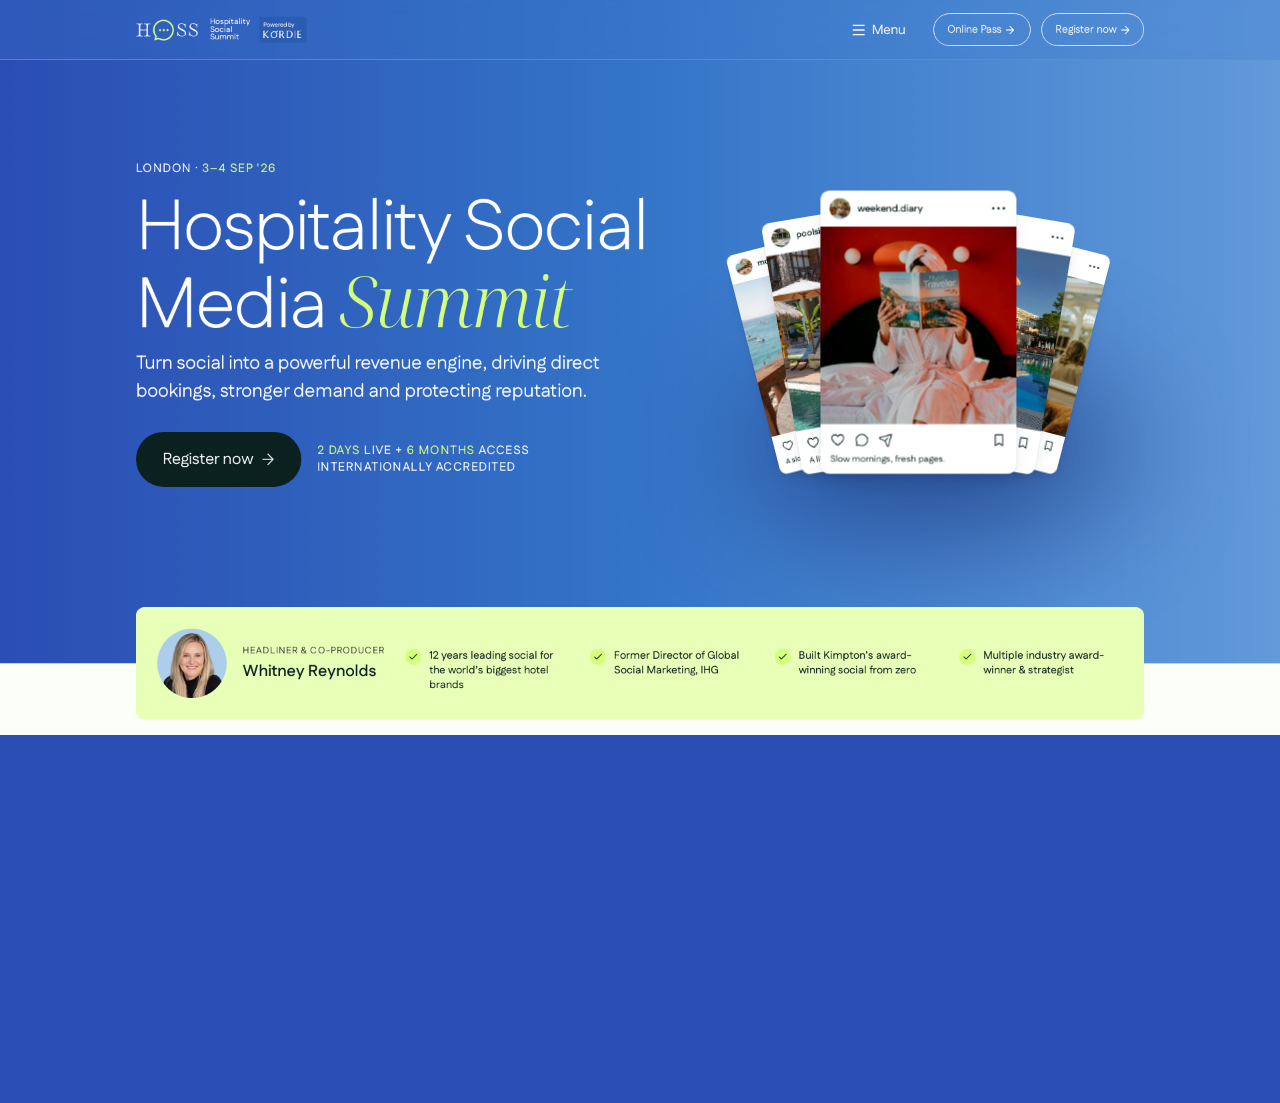
<file: hoss/live-screen/index.html>
<!doctype html>
<html lang="en"><head><meta charset="utf-8"><meta name="viewport" content="width=device-width,initial-scale=1"><title>HoSS — Supa post fan</title><link rel="stylesheet" href="assets/fonts.css"><link rel="stylesheet" href="style.css"><link rel="stylesheet" href="header.css"><link rel="stylesheet" href="supa-posts.css"><style>html,body{margin:0;width:1920px;height:1100px;overflow:hidden}.hero{width:1920px!important;height:1100px!important}footer{display:none!important}.hero-layout{inset:90px 0 0!important;transform:none!important}.content{width:84%!important}.headliner{width:84%!important}.background{display:none}a{pointer-events:none}.hero{background:linear-gradient(90deg,#2b4eb4,#3475c8 50%,#629ada)}@media(prefers-reduced-motion:reduce){*{scroll-behavior:auto}}</style><link rel="stylesheet" href="figma-exact.css?v=5"></head>
<body><div id="screen-canvas"><div id="screen-document"><main class="hero"><video class="background" src="assets/background.mp4" muted loop playsinline aria-hidden="true"></video><header class="site-header"><a class="brand" href="#" aria-label="HoSS home"><img class="hoss-logo" src="assets/af935.svg" alt="HoSS"><div class="brand-name">Hospitality<br>Social<br>Summit</div><div class="kordie"><small>Powered by</small><div class="kordie-letters"><img src="assets/a1de2.svg" alt="K"><img src="assets/8a700.svg" alt="O"><img src="assets/601f2.svg" alt="R"><img src="assets/03fde.svg" alt="D"><img src="assets/4342f.svg" alt="I"><img src="assets/82470.svg" alt="E"></div></div></a><nav aria-label="Main navigation"><a class="menu-link" href="https://hospitalitysocialsummit.com/"><img src="assets/f1716.svg" alt="">Menu</a><a class="outline-link" href="https://hospitalitysocialsummit.com/">Online Pass <img src="assets/f0914.svg" alt=""></a><a class="outline-link" href="https://hospitalitysocialsummit.com/">Register now <img src="assets/f0914.svg" alt=""></a></nav></header><img class="figma-shadow" src="assets/fea88.svg" alt=""><div class="hero-layout"><div class="content"><section class="text"><p class="overline">London · <span>3–4 Sep &#39;26</span></p><h1>Hospitality Social<br>Media <em>Summit</em></h1><p class="intro">Turn social into a powerful revenue engine, driving direct<br>bookings, stronger demand and protecting reputation.</p><div class="cta"><a href="https://hospitalitysocialsummit.com/" class="register">Register now <img src="assets/11436.svg" alt="" width="20" height="20"></a><p><span>2 days</span> live + <span>6 months</span> access<br>Internationally accredited</p></div></section><section class="fan" aria-label="Explore five hospitality stories"><div class="scene-fit"><div class="social-space"><div class="social-world"></div></div></div></section></div></div></main><section class="headliner"><div class="person"><img src="assets/40e65.png" width="104" height="104" alt="Whitney Reynolds"><div><p>Headliner & co-producer</p><strong>Whitney Reynolds</strong></div></div><div class="facts"></div></section><div class="page-continuation"><section class="scroll-section"><div class="reveal-band" style="height:340px"><div class="band-content"><img src="assets/scroll/updated-00.png?v=3" alt="" style="top:0px" decoding="async"></div></div><div class="reveal-band" style="height:109px"><div class="band-content"><img src="assets/scroll/updated-00.png?v=3" alt="" style="top:-340px" decoding="async"></div></div></section><section class="scroll-section"><div class="reveal-band" style="height:350px"><div class="band-content"><img src="assets/scroll/updated-01.png?v=3" alt="" style="top:0px" decoding="async"></div></div><div class="reveal-band" style="height:412px"><div class="band-content"><img src="assets/scroll/updated-01.png?v=3" alt="" style="top:-350px" decoding="async"></div></div><div class="reveal-band" style="height:340px"><div class="band-content"><img src="assets/scroll/updated-01.png?v=3" alt="" style="top:-762px" decoding="async"></div></div><div class="reveal-band" style="height:294px"><div class="band-content"><img src="assets/scroll/updated-01.png?v=3" alt="" style="top:-1102px" decoding="async"></div></div></section><section class="scroll-section"><div class="reveal-band" style="height:422.5px"><div class="band-content"><img src="assets/scroll/updated-02.png?v=3" alt="" style="top:0px" decoding="async"></div></div><div class="reveal-band" style="height:322.5px"><div class="band-content"><img src="assets/scroll/updated-02.png?v=3" alt="" style="top:-422.5px" decoding="async"></div></div></section><section class="scroll-section"><div class="reveal-band" style="height:340px"><div class="band-content"><img src="assets/scroll/updated-03.png?v=3" alt="" style="top:0px" decoding="async"></div></div><div class="reveal-band" style="height:105px"><div class="band-content"><img src="assets/scroll/updated-03.png?v=3" alt="" style="top:-340px" decoding="async"></div></div></section><section class="scroll-section" style="background:#fcfff7"><div class="section-backdrop" style="mask-image:url('assets/masks/cards-4.svg');-webkit-mask-image:url('assets/masks/cards-4.svg')"><div class="reveal-band" style="height:340px"><div class="band-content"><img src="assets/scroll/updated-04.png?v=3" alt="" style="top:0px" decoding="async"></div></div><div class="reveal-band" style="height:364px"><div class="band-content"><img src="assets/scroll/updated-04.png?v=3" alt="" style="top:-340px" decoding="async"></div></div><div class="reveal-band" style="height:402px"><div class="band-content"><img src="assets/scroll/updated-04.png?v=3" alt="" style="top:-704px" decoding="async"></div></div><div class="reveal-band" style="height:152px"><div class="band-content"><img src="assets/scroll/updated-04.png?v=3" alt="" style="top:-1106px" decoding="async"></div></div></div><div class="reveal-card" style="left:204px;top:384px;width:488px;height:352px;--card-delay:0s"><div class="card-content"><img src="assets/scroll/updated-04.png?v=3" alt="" style="left:-204px;top:-384px" decoding="async"></div></div><div class="reveal-card" style="left:716px;top:384px;width:488px;height:352px;--card-delay:0.18s"><div class="card-content"><img src="assets/scroll/updated-04.png?v=3" alt="" style="left:-716px;top:-384px" decoding="async"></div></div><div class="reveal-card" style="left:1228px;top:384px;width:488px;height:352px;--card-delay:0.36s"><div class="card-content"><img src="assets/scroll/updated-04.png?v=3" alt="" style="left:-1228px;top:-384px" decoding="async"></div></div><div class="reveal-card" style="left:204px;top:760px;width:488px;height:378px;--card-delay:0s"><div class="card-content"><img src="assets/scroll/updated-04.png?v=3" alt="" style="left:-204px;top:-760px" decoding="async"></div></div><div class="reveal-card" style="left:716px;top:760px;width:1000px;height:378px;--card-delay:0.18s"><div class="card-content"><img src="assets/scroll/updated-04.png?v=3" alt="" style="left:-716px;top:-760px" decoding="async"></div></div></section><section class="scroll-section" style="background:#fcfff7"><div class="section-backdrop" style="mask-image:url('assets/masks/cards-5.svg');-webkit-mask-image:url('assets/masks/cards-5.svg')"><div class="reveal-band" style="height:340px"><div class="band-content"><img src="assets/scroll/updated-05.png?v=3" alt="" style="top:0px" decoding="async"></div></div><div class="reveal-band" style="height:340px"><div class="band-content"><img src="assets/scroll/updated-05.png?v=3" alt="" style="top:-340px" decoding="async"></div></div><div class="reveal-band" style="height:400px"><div class="band-content"><img src="assets/scroll/updated-05.png?v=3" alt="" style="top:-680px" decoding="async"></div></div><div class="reveal-band" style="height:362px"><div class="band-content"><img src="assets/scroll/updated-05.png?v=3" alt="" style="top:-1080px" decoding="async"></div></div><div class="reveal-band" style="height:340px"><div class="band-content"><img src="assets/scroll/updated-05.png?v=3" alt="" style="top:-1442px" decoding="async"></div></div><div class="reveal-band" style="height:94px"><div class="band-content"><img src="assets/scroll/updated-05.png?v=3" alt="" style="top:-1782px" decoding="async"></div></div></div><div class="reveal-card" style="left:8px;top:400px;width:470px;height:696px;--card-delay:0s"><div class="card-content"><img src="assets/scroll/updated-05.png?v=3" alt="" style="left:-8px;top:-400px" decoding="async"></div></div><div class="reveal-card" style="left:486px;top:400px;width:470px;height:696px;--card-delay:0.18s"><div class="card-content"><img src="assets/scroll/updated-05.png?v=3" alt="" style="left:-486px;top:-400px" decoding="async"></div></div><div class="reveal-card" style="left:964px;top:400px;width:470px;height:696px;--card-delay:0.36s"><div class="card-content"><img src="assets/scroll/updated-05.png?v=3" alt="" style="left:-964px;top:-400px" decoding="async"></div></div><div class="reveal-card" style="left:1442px;top:400px;width:470px;height:696px;--card-delay:0.54s"><div class="card-content"><img src="assets/scroll/updated-05.png?v=3" alt="" style="left:-1442px;top:-400px" decoding="async"></div></div></section><section class="scroll-section" style="background:linear-gradient(115deg,#3c7ac9,#5b92d5)"><div class="section-backdrop" style="mask-image:url('assets/masks/cards-6.svg');-webkit-mask-image:url('assets/masks/cards-6.svg')"><div class="reveal-band" style="height:340px"><div class="band-content"><img src="assets/scroll/updated-06.png?v=3" alt="" style="top:0px" decoding="async"></div></div><div class="reveal-band" style="height:357px"><div class="band-content"><img src="assets/scroll/updated-06.png?v=3" alt="" style="top:-340px" decoding="async"></div></div><div class="reveal-band" style="height:340px"><div class="band-content"><img src="assets/scroll/updated-06.png?v=3" alt="" style="top:-697px" decoding="async"></div></div><div class="reveal-band" style="height:198px"><div class="band-content"><img src="assets/scroll/updated-06.png?v=3" alt="" style="top:-1037px" decoding="async"></div></div></div><div class="reveal-card" style="left:204px;top:322px;width:488px;height:263px;--card-delay:0s"><div class="card-content"><img src="assets/scroll/updated-06.png?v=3" alt="" style="left:-204px;top:-322px" decoding="async"></div></div><div class="reveal-card" style="left:716px;top:322px;width:488px;height:263px;--card-delay:0.18s"><div class="card-content"><img src="assets/scroll/updated-06.png?v=3" alt="" style="left:-716px;top:-322px" decoding="async"></div></div><div class="reveal-card" style="left:1228px;top:322px;width:488px;height:263px;--card-delay:0.36s"><div class="card-content"><img src="assets/scroll/updated-06.png?v=3" alt="" style="left:-1228px;top:-322px" decoding="async"></div></div></section><section class="scroll-section" style="background:#fcfff7"><div class="section-backdrop" style="mask-image:url('assets/masks/programme-latest.svg');-webkit-mask-image:url('assets/masks/programme-latest.svg')"><div class="reveal-band" style="height:340px"><div class="band-content"><img src="assets/scroll/programme-latest.png" alt="" style="top:0px" decoding="async"></div></div><div class="reveal-band" style="height:340px"><div class="band-content"><img src="assets/scroll/programme-latest.png" alt="" style="top:-340px" decoding="async"></div></div><div class="reveal-band" style="height:441px"><div class="band-content"><img src="assets/scroll/programme-latest.png" alt="" style="top:-680px" decoding="async"></div></div><div class="reveal-band" style="height:340px"><div class="band-content"><img src="assets/scroll/programme-latest.png" alt="" style="top:-1121px" decoding="async"></div></div><div class="reveal-band" style="height:373px"><div class="band-content"><img src="assets/scroll/programme-latest.png" alt="" style="top:-1461px" decoding="async"></div></div><div class="reveal-band" style="height:664px"><div class="band-content"><img src="assets/scroll/programme-latest.png" alt="" style="top:-1834px" decoding="async"></div></div><div class="reveal-band" style="height:356px"><div class="band-content"><img src="assets/scroll/programme-latest.png" alt="" style="top:-2498px" decoding="async"></div></div><div class="reveal-band" style="height:136px"><div class="band-content"><img src="assets/scroll/programme-latest.png" alt="" style="top:-2854px" decoding="async"></div></div></div><div class="reveal-card" style="left:204px;top:709px;width:724px;height:630px;--card-delay:0s"><div class="card-content"><img src="assets/scroll/programme-latest.png" alt="" style="left:-204px;top:-709px" decoding="async"></div></div><div class="reveal-card" style="left:960px;top:709px;width:724px;height:630px;--card-delay:0.18s"><div class="card-content"><img src="assets/scroll/programme-latest.png" alt="" style="left:-960px;top:-709px" decoding="async"></div></div><div class="reveal-card" style="left:1716px;top:709px;width:724px;height:630px;--card-delay:0.36s"><div class="card-content"><img src="assets/scroll/programme-latest.png" alt="" style="left:-1716px;top:-709px" decoding="async"></div></div><div class="reveal-card" style="left:204px;top:1874px;width:724px;height:784px;--card-delay:0s"><div class="card-content"><img src="assets/scroll/programme-latest.png" alt="" style="left:-204px;top:-1874px" decoding="async"></div></div><div class="reveal-card" style="left:960px;top:1874px;width:724px;height:784px;--card-delay:0.18s"><div class="card-content"><img src="assets/scroll/programme-latest.png" alt="" style="left:-960px;top:-1874px" decoding="async"></div></div><div class="reveal-card" style="left:1716px;top:1874px;width:724px;height:784px;--card-delay:0.36s"><div class="card-content"><img src="assets/scroll/programme-latest.png" alt="" style="left:-1716px;top:-1874px" decoding="async"></div></div></section><section class="scroll-section" style="background:#fcfff7"><div class="section-backdrop" style="mask-image:url('assets/masks/cards-8.svg');-webkit-mask-image:url('assets/masks/cards-8.svg')"><div class="reveal-band" style="height:340px"><div class="band-content"><img src="assets/scroll/updated-08.png?v=3" alt="" style="top:0px" decoding="async"></div></div><div class="reveal-band" style="height:340px"><div class="band-content"><img src="assets/scroll/updated-08.png?v=3" alt="" style="top:-340px" decoding="async"></div></div><div class="reveal-band" style="height:226px"><div class="band-content"><img src="assets/scroll/updated-08.png?v=3" alt="" style="top:-680px" decoding="async"></div></div></div><div class="reveal-card" style="left:204px;top:384px;width:732px;height:120px;--card-delay:0s"><div class="card-content"><img src="assets/scroll/updated-08.png?v=3" alt="" style="left:-204px;top:-384px" decoding="async"></div></div><div class="reveal-card" style="left:984px;top:384px;width:732px;height:120px;--card-delay:0.18s"><div class="card-content"><img src="assets/scroll/updated-08.png?v=3" alt="" style="left:-984px;top:-384px" decoding="async"></div></div><div class="reveal-card" style="left:204px;top:544px;width:732px;height:120px;--card-delay:0s"><div class="card-content"><img src="assets/scroll/updated-08.png?v=3" alt="" style="left:-204px;top:-544px" decoding="async"></div></div><div class="reveal-card" style="left:984px;top:544px;width:732px;height:120px;--card-delay:0.18s"><div class="card-content"><img src="assets/scroll/updated-08.png?v=3" alt="" style="left:-984px;top:-544px" decoding="async"></div></div></section><section class="scroll-section"><div class="reveal-band" style="height:340px"><div class="band-content"><img src="assets/scroll/accreditation-latest.png" alt="" style="top:0px" decoding="async"></div></div><div class="reveal-band" style="height:242px"><div class="band-content"><img src="assets/scroll/accreditation-latest.png" alt="" style="top:-340px" decoding="async"></div></div></section><section class="scroll-section"><div class="reveal-band" style="height:402px"><div class="band-content"><img src="assets/scroll/updated-10.png?v=3" alt="" style="top:0px" decoding="async"></div></div><div class="reveal-band" style="height:348px"><div class="band-content"><img src="assets/scroll/updated-10.png?v=3" alt="" style="top:-402px" decoding="async"></div></div><div class="reveal-band" style="height:310px"><div class="band-content"><img src="assets/scroll/updated-10.png?v=3" alt="" style="top:-750px" decoding="async"></div></div></section><section class="scroll-section" style="background:#fcfff7"><div class="section-backdrop" style="mask-image:url('assets/masks/cards-11.svg');-webkit-mask-image:url('assets/masks/cards-11.svg')"><div class="reveal-band" style="height:645px"><div class="band-content"><img src="assets/scroll/updated-11.png?v=3" alt="" style="top:0px" decoding="async"></div></div><div class="reveal-band" style="height:340px"><div class="band-content"><img src="assets/scroll/updated-11.png?v=3" alt="" style="top:-645px" decoding="async"></div></div><div class="reveal-band" style="height:56px"><div class="band-content"><img src="assets/scroll/updated-11.png?v=3" alt="" style="top:-985px" decoding="async"></div></div></div><div class="faculty-marquee"><div class="faculty-track"><div class="faculty-group"><img src="assets/faculty/card-0.png" alt="Faculty lead" width="576" height="700" decoding="async"><img src="assets/faculty/card-1.png" alt="Faculty lead" width="576" height="700" decoding="async"><img src="assets/faculty/card-2.png" alt="Faculty lead" width="576" height="700" decoding="async"><img src="assets/faculty/card-3.png" alt="Faculty lead" width="576" height="700" decoding="async"><img src="assets/faculty/card-4.png" alt="Faculty lead" width="576" height="700" decoding="async"></div><div class="faculty-group" aria-hidden="true"><img src="assets/faculty/card-0.png" alt="Faculty lead" width="576" height="700" decoding="async"><img src="assets/faculty/card-1.png" alt="Faculty lead" width="576" height="700" decoding="async"><img src="assets/faculty/card-2.png" alt="Faculty lead" width="576" height="700" decoding="async"><img src="assets/faculty/card-3.png" alt="Faculty lead" width="576" height="700" decoding="async"><img src="assets/faculty/card-4.png" alt="Faculty lead" width="576" height="700" decoding="async"></div></div></div></section><section class="scroll-section"><div class="reveal-band" style="height:340px"><div class="band-content"><img src="assets/scroll/updated-12.png?v=3" alt="" style="top:0px" decoding="async"></div></div><div class="reveal-band" style="height:210px"><div class="band-content"><img src="assets/scroll/updated-12.png?v=3" alt="" style="top:-340px" decoding="async"></div></div></section><section class="scroll-section" style="background:#fcfff7"><div class="section-backdrop" style="mask-image:url('assets/masks/secure-latest.svg');-webkit-mask-image:url('assets/masks/secure-latest.svg')"><div class="reveal-band" style="height:340px"><div class="band-content"><img src="assets/scroll/secure-latest.png" alt="" style="top:0px" decoding="async"></div></div><div class="reveal-band" style="height:447px"><div class="band-content"><img src="assets/scroll/secure-latest.png" alt="" style="top:-340px" decoding="async"></div></div><div class="reveal-band" style="height:352.5px"><div class="band-content"><img src="assets/scroll/secure-latest.png" alt="" style="top:-787px" decoding="async"></div></div><div class="reveal-band" style="height:258.5px"><div class="band-content"><img src="assets/scroll/secure-latest.png" alt="" style="top:-1139.5px" decoding="async"></div></div></div><div class="reveal-card" style="left:204px;top:336px;width:1512px;height:507px;--card-delay:0s"><div class="card-content"><img src="assets/scroll/secure-latest.png" alt="" style="left:-204px;top:-336px" decoding="async"></div></div><div class="reveal-card" style="left:204px;top:851px;width:1512px;height:353px;--card-delay:0s"><div class="card-content"><img src="assets/scroll/secure-latest.png" alt="" style="left:-204px;top:-851px" decoding="async"></div></div></section><section class="scroll-section"><div class="reveal-band" style="height:404px"><div class="band-content"><img src="assets/scroll/updated-14.png?v=3" alt="" style="top:0px" decoding="async"></div></div><div class="reveal-band" style="height:340px"><div class="band-content"><img src="assets/scroll/updated-14.png?v=3" alt="" style="top:-404px" decoding="async"></div></div><div class="reveal-band" style="height:134px"><div class="band-content"><img src="assets/scroll/updated-14.png?v=3" alt="" style="top:-744px" decoding="async"></div></div></section><section class="scroll-section"><div class="reveal-band" style="height:340px"><div class="band-content"><img src="assets/scroll/updated-15.png?v=3" alt="" style="top:0px" decoding="async"></div></div><div class="reveal-band" style="height:340px"><div class="band-content"><img src="assets/scroll/updated-15.png?v=3" alt="" style="top:-340px" decoding="async"></div></div><div class="reveal-band" style="height:340px"><div class="band-content"><img src="assets/scroll/updated-15.png?v=3" alt="" style="top:-680px" decoding="async"></div></div><div class="reveal-band" style="height:112px"><div class="band-content"><img src="assets/scroll/updated-15.png?v=3" alt="" style="top:-1020px" decoding="async"></div></div></section><section class="scroll-section" style="background:#fcfff7"><div class="section-backdrop" style="mask-image:url('assets/masks/cards-16.svg');-webkit-mask-image:url('assets/masks/cards-16.svg')"><div class="reveal-band" style="height:460px"><div class="band-content"><img src="assets/scroll/updated-16.png?v=3" alt="" style="top:0px" decoding="async"></div></div><div class="reveal-band" style="height:352px"><div class="band-content"><img src="assets/scroll/updated-16.png?v=3" alt="" style="top:-460px" decoding="async"></div></div><div class="reveal-band" style="height:112px"><div class="band-content"><img src="assets/scroll/updated-16.png?v=3" alt="" style="top:-812px" decoding="async"></div></div></div><div class="reveal-card" style="left:244px;top:644px;width:440px;height:160px;--card-delay:0s"><div class="card-content"><img src="assets/scroll/updated-16.png?v=3" alt="" style="left:-244px;top:-644px" decoding="async"></div></div><div class="reveal-card" style="left:732px;top:644px;width:440px;height:160px;--card-delay:0.18s"><div class="card-content"><img src="assets/scroll/updated-16.png?v=3" alt="" style="left:-732px;top:-644px" decoding="async"></div></div><div class="reveal-card" style="left:1220px;top:644px;width:440px;height:160px;--card-delay:0.36s"><div class="card-content"><img src="assets/scroll/updated-16.png?v=3" alt="" style="left:-1220px;top:-644px" decoding="async"></div></div></section><section class="scroll-section" style="background:#fcfff7"><div class="section-backdrop" style="mask-image:url('assets/masks/cards-17.svg');-webkit-mask-image:url('assets/masks/cards-17.svg')"><div class="reveal-band" style="height:340px"><div class="band-content"><img src="assets/scroll/updated-17.png?v=3" alt="" style="top:0px" decoding="async"></div></div><div class="reveal-band" style="height:355px"><div class="band-content"><img src="assets/scroll/updated-17.png?v=3" alt="" style="top:-340px" decoding="async"></div></div><div class="reveal-band" style="height:246px"><div class="band-content"><img src="assets/scroll/updated-17.png?v=3" alt="" style="top:-695px" decoding="async"></div></div></div><div class="reveal-card" style="left:204px;top:236px;width:498px;height:480px;--card-delay:0s"><div class="card-content"><img src="assets/scroll/updated-17.png?v=3" alt="" style="left:-204px;top:-236px" decoding="async"></div></div><div class="reveal-card" style="left:726px;top:236px;width:498px;height:480px;--card-delay:0.18s"><div class="card-content"><img src="assets/scroll/updated-17.png?v=3" alt="" style="left:-726px;top:-236px" decoding="async"></div></div><div class="reveal-card" style="left:1248px;top:236px;width:498px;height:480px;--card-delay:0.36s"><div class="card-content"><img src="assets/scroll/updated-17.png?v=3" alt="" style="left:-1248px;top:-236px" decoding="async"></div></div></section><section class="scroll-section"><div class="reveal-band" style="height:347px"><div class="band-content"><img src="assets/scroll/updated-18.png?v=3" alt="" style="top:0px" decoding="async"></div></div><div class="reveal-band" style="height:281px"><div class="band-content"><img src="assets/scroll/updated-18.png?v=3" alt="" style="top:-347px" decoding="async"></div></div></section><section class="scroll-section" style="background:rgb(10.000000353902578,33.00000183284283,31.000000052154064)"><div class="section-backdrop" style="mask-image:url('assets/masks/cards-19.svg');-webkit-mask-image:url('assets/masks/cards-19.svg')"><div class="reveal-band" style="height:340px"><div class="band-content"><img src="assets/scroll/updated-19.png?v=3" alt="" style="top:0px" decoding="async"></div></div><div class="reveal-band" style="height:285px"><div class="band-content"><img src="assets/scroll/updated-19.png?v=3" alt="" style="top:-340px" decoding="async"></div></div></div><div class="reveal-card" style="left:204px;top:262px;width:378px;height:139px;--card-delay:0s"><div class="card-content"><img src="assets/scroll/updated-19.png?v=3" alt="" style="left:-204px;top:-262px" decoding="async"></div></div><div class="reveal-card" style="left:582px;top:262px;width:378px;height:139px;--card-delay:0.18s"><div class="card-content"><img src="assets/scroll/updated-19.png?v=3" alt="" style="left:-582px;top:-262px" decoding="async"></div></div><div class="reveal-card" style="left:960px;top:262px;width:378px;height:139px;--card-delay:0.36s"><div class="card-content"><img src="assets/scroll/updated-19.png?v=3" alt="" style="left:-960px;top:-262px" decoding="async"></div></div><div class="reveal-card" style="left:1338px;top:262px;width:378px;height:139px;--card-delay:0.54s"><div class="card-content"><img src="assets/scroll/updated-19.png?v=3" alt="" style="left:-1338px;top:-262px" decoding="async"></div></div></section></div></div></div><footer><button id="replay">Сначала</button><button id="autoplay" aria-pressed="false">Пауза</button><button id="view">Только композиция</button><button id="motion" aria-pressed="false">Пауза фона</button><label class="scrub-label">Цикл <input id="scrub" aria-label="Момент анимации" type="range" min="0" max="9" step="0.01" value="0.9"></label></footer><script src="supa-posts.js?v=4"></script><script>function scaleCanvas(){const scale=Math.min(1,innerWidth/1920);document.querySelector('#screen-canvas').style.transform='scale('+scale+')';document.body.style.height=1103*scale+'px'}addEventListener('resize',scaleCanvas);scaleCanvas();const bg=document.querySelector('.background');bg.addEventListener('loadeddata',()=>{bg.currentTime=0;bg.pause()},{once:true});</script><script src="page-scroll.js?v=8"></script></body></html>
</file>
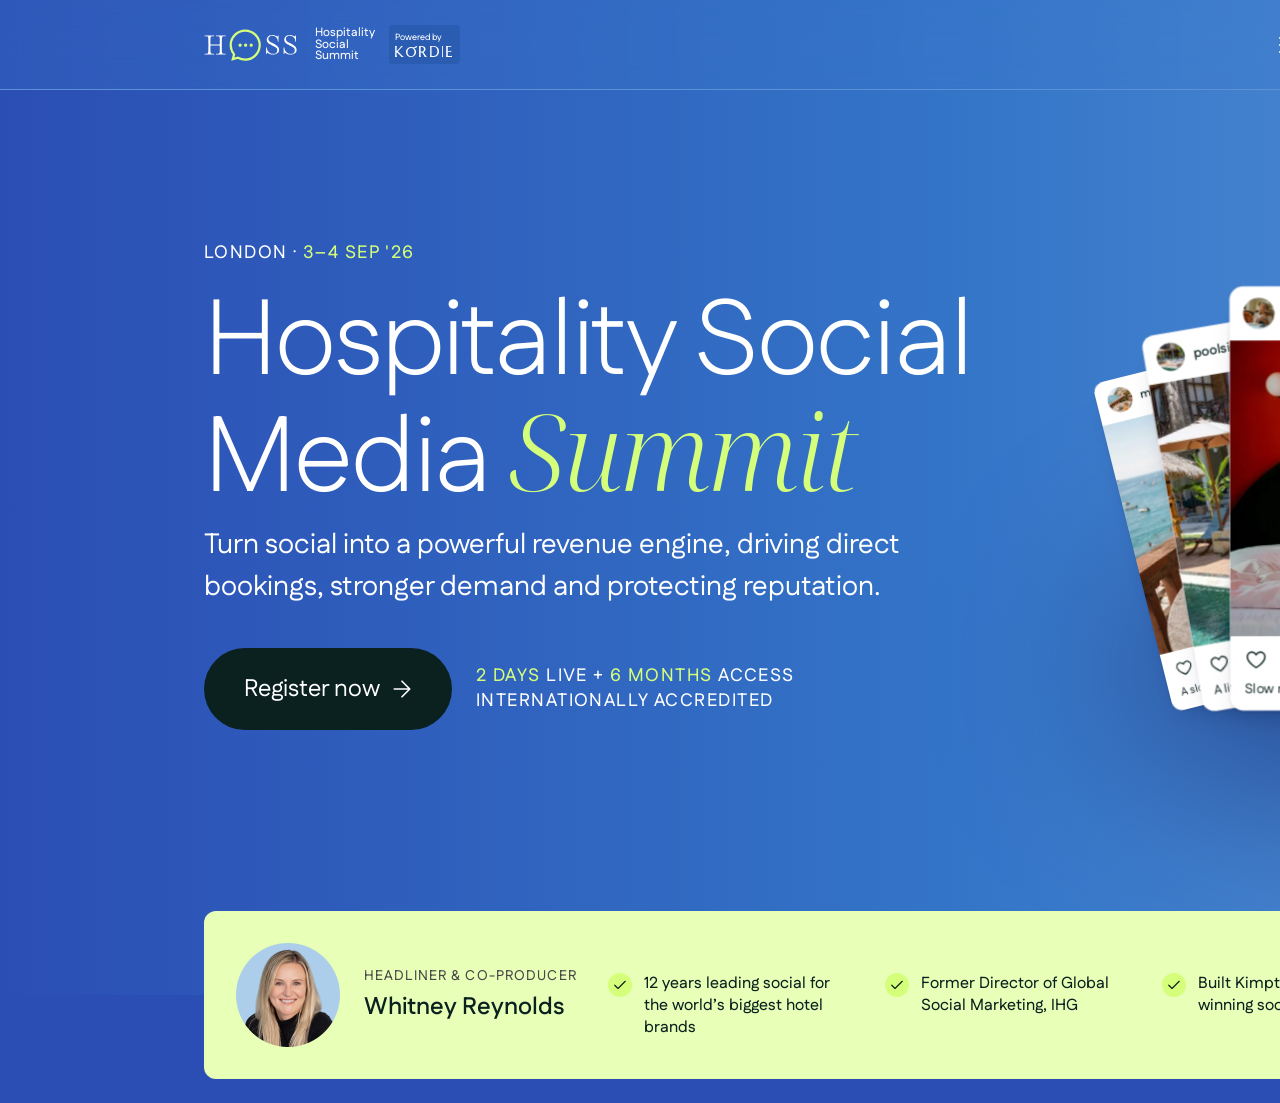
<file: hoss/live-screen/mobile.html>
<!doctype html>
<html lang="en"><head><meta charset="utf-8"><meta name="viewport" content="width=device-width,initial-scale=1"><title>HoSS — Supa post fan</title><link rel="stylesheet" href="assets/fonts.css"><link rel="stylesheet" href="style.css"><link rel="stylesheet" href="header.css"><link rel="stylesheet" href="supa-posts.css"><style>html,body{margin:0;width:1920px;height:1100px;overflow:hidden}.hero{width:1920px!important;height:1100px!important}footer{display:none!important}.hero-layout{inset:90px 0 0!important;transform:none!important}.content{width:84%!important}.headliner{width:84%!important}.background{display:none}a{pointer-events:none}.hero{background:linear-gradient(90deg,#2b4eb4,#3475c8 50%,#629ada)}@media(prefers-reduced-motion:reduce){*{scroll-behavior:auto}}</style><link rel="stylesheet" href="figma-exact.css?v=5"><style>#screen-document{height:1103px;will-change:auto;transform:none} .fan-shade{filter:none;opacity:.3}</style></head>
<body><div id="screen-canvas"><div id="screen-document"><main class="hero"><video class="background" preload="none" aria-hidden="true"></video><header class="site-header"><a class="brand" href="#" aria-label="HoSS home"><img class="hoss-logo" src="assets/af935.svg" alt="HoSS"><div class="brand-name">Hospitality<br>Social<br>Summit</div><div class="kordie"><small>Powered by</small><div class="kordie-letters"><img src="assets/a1de2.svg" alt="K"><img src="assets/8a700.svg" alt="O"><img src="assets/601f2.svg" alt="R"><img src="assets/03fde.svg" alt="D"><img src="assets/4342f.svg" alt="I"><img src="assets/82470.svg" alt="E"></div></div></a><nav aria-label="Main navigation"><a class="menu-link" href="https://hospitalitysocialsummit.com/"><img src="assets/f1716.svg" alt="">Menu</a><a class="outline-link" href="https://hospitalitysocialsummit.com/">Online Pass <img src="assets/f0914.svg" alt=""></a><a class="outline-link" href="https://hospitalitysocialsummit.com/">Register now <img src="assets/f0914.svg" alt=""></a></nav></header><img class="figma-shadow" src="assets/fea88.svg" alt=""><div class="hero-layout"><div class="content"><section class="text"><p class="overline">London · <span>3–4 Sep &#39;26</span></p><h1>Hospitality Social<br>Media <em>Summit</em></h1><p class="intro">Turn social into a powerful revenue engine, driving direct<br>bookings, stronger demand and protecting reputation.</p><div class="cta"><a href="https://hospitalitysocialsummit.com/" class="register">Register now <img src="assets/11436.svg" alt="" width="20" height="20"></a><p><span>2 days</span> live + <span>6 months</span> access<br>Internationally accredited</p></div></section><section class="fan" aria-label="Explore five hospitality stories"><div class="scene-fit"><div class="social-space"><div class="social-world"></div></div></div></section></div></div></main><section class="headliner"><div class="person"><img src="assets/40e65.png" width="104" height="104" alt="Whitney Reynolds"><div><p>Headliner & co-producer</p><strong>Whitney Reynolds</strong></div></div><div class="facts"></div></section></div></div><footer><button id="replay"></button><button id="autoplay"></button><button id="view"></button><button id="motion"></button><input id="scrub"></footer><script>window.HOSS_MOBILE_PREVIEW=true;</script><script src="supa-posts.js?v=mobile-loop-2"></script><script>document.querySelector(".hero").classList.add("is-text-visible");</script></body></html>
</file>
<file: case-hero-menu.css>
.case-project-menu,.case-contact-link{display:none}
@media(min-width:821px){
  .hero .top{position:relative;z-index:5}
  .hero .top .tools{position:static;gap:16px;padding-inline-end:56px}
  .hero .top .tools .hl2{position:absolute;inset-inline-end:0;top:50%;translate:0 -50%;z-index:1}
  .hero .top .tools .hl2:is(.open,:hover,:focus-within):not(.done){background:var(--case-language-overlay,var(--dark));padding-inline:8px}
  .hero .top .tools .hl2:is(.open,:hover,:focus-within):not(.done) a{padding-inline:5px}
  .hero .top .tools .cv{width:68px;height:40px;padding-inline:12px;justify-content:center;align-items:center}
  .hero .top .tools .cv,.fixed-header .tools .cv{gap:8px}
  .hero .top .tools .cv:hover,.fixed-header .tools .cv:hover{background:transparent;color:#fff}
  .hero .top .case-project-menu,.hero .top .case-contact-link{display:block}
  .hero .top .case-tool-link{
    display:flex;align-items:center;gap:8px;flex:none;width:140px;height:48px;padding:0 16px;white-space:nowrap;
    border-radius:999px;color:#c4c6cb;font:400 16px/1 Gabarito,sans-serif;text-transform:uppercase;cursor:pointer;transition:color .18s ease;
  }
  .case-tool-link::-webkit-details-marker{display:none}
  .hero .top .case-tool-link:is(:hover,:focus-visible),.hero .top .case-project-menu[open] summary{color:#fff}
  .case-tool-arrow{
    display:inline-grid;place-items:center;flex:0 0 16px;height:16px;overflow:hidden;
    font:600 16px/1 'Fustat Arrows',sans-serif;--case-arrow-shift-x:0px;
  }
  .case-project-panel{
    position:absolute;inset:100% 0 auto;max-height:calc(100svh - 66px);overflow:auto;overscroll-behavior:contain;
    padding:32px 24px;background:var(--dark);color:#fff;
  }
  .case-project-panel .cases{display:grid;grid-template-columns:repeat(3,minmax(0,1fr));gap:24px}
  .case-project-panel .case{display:flex;flex-direction:column;gap:20px;min-width:0}
  .case-project-panel .case__lab{font:400 13px/16px Onest,sans-serif;color:#95979c;text-transform:uppercase}
  .case-project-panel .cover{position:relative;display:block;aspect-ratio:437/273;border-radius:6px;overflow:hidden;background:#27282d;isolation:isolate}
  .case-project-panel .cover>img,.case-project-panel .cover>video{position:absolute;inset:0;width:100%;height:100%;object-fit:cover}
  .case-project-panel .cover>img.breeze-word{inset:auto;left:27%;top:33%;width:47.6%;height:auto;object-fit:contain;z-index:1}
  .case-project-panel .cover--shade::after{content:"";position:absolute;inset:0;background:rgb(0 0 0 / 20%);pointer-events:none}
  .case-project-panel .case__t{margin:0;padding-top:10px;font:600 clamp(20px,1.67vw,28px)/1.2 Gabarito,sans-serif;text-transform:uppercase;max-width:30ch}
  .case-project-panel .pills{display:flex;flex-wrap:wrap;gap:8px;padding-top:18px}
  .case-project-panel .pill{border-radius:999px;padding:6px 14px;background:#27282d;color:#95979c;font:400 13px/1.3 Onest,sans-serif}
  .case-project-panel .qv{background:#f1eefc}
  .case-project-panel .qv__in{position:absolute;inset:0 -.46%}
  .case-project-panel .qv .l{position:absolute;left:-10.04%;top:-16.21%;width:120.08%;pointer-events:none}
  .case-project-panel .qv .l img{display:block;width:100%;height:auto}
}
@media(min-width:821px) and (prefers-reduced-motion:no-preference){
  .case-project-menu[open] .case-project-panel{animation:case-project-reveal .25s ease-out}
  .tools .cv:is(:hover,:focus-visible) .case-nav-arrow-glyph{animation:case-nav-arrow .55s cubic-bezier(.22,1,.36,1)}
  .case-project-panel .cover>img:not(.breeze-word),.case-project-panel .cover>video{transition:transform .8s cubic-bezier(.22,1,.36,1)}
  .case-project-panel .cover:hover>img:not(.breeze-word),.case-project-panel .cover:hover>video{transform:scale(1.04)}
  @keyframes case-project-reveal{from{clip-path:inset(0 0 100% 0)}to{clip-path:inset(0)}}
}
</file>
<file: mobile-menu.css>
/* Mobile burger menu (<=820px): dropdown panel under the header. Desktop header is unchanged. */
.mm-btn,.mm-panel,.mm-scrim,.mm-bar{display:none}
@media (max-width:820px){
  .mm-hide-mobile{display:none!important}
  .mm-btn{display:flex;align-items:center;justify-content:center;width:44px;height:44px;margin-left:auto;padding:0;border:0;background:transparent;color:#fff;cursor:pointer;position:relative;z-index:1003;-webkit-tap-highlight-color:transparent}
  .mm-btn i{position:absolute;right:6px;height:3px;border-radius:3px;background:currentColor;transition:transform .25s ease,opacity .2s ease,width .25s ease,top .25s ease}
  .mm-btn i:nth-child(1){top:13px;width:26px}
  .mm-btn i:nth-child(2){top:21px;width:26px}
  .mm-btn i:nth-child(3){top:29px;width:13px}
  html.mm-open .mm-btn i:nth-child(1){top:21px;transform:rotate(45deg)}
  html.mm-open .mm-btn i:nth-child(2){opacity:0}
  html.mm-open .mm-btn i:nth-child(3){top:21px;width:26px;transform:rotate(-45deg)}
  .mm-scrim{display:block;position:fixed;inset:0;z-index:1001;background:rgba(16,17,20,.55);opacity:0;visibility:hidden;transition:opacity .25s ease,visibility 0s linear .25s}
  .mm-panel{display:block;position:fixed;left:0;right:0;top:0;z-index:1004;background:#101114;color:#fff;box-sizing:border-box;opacity:0;visibility:hidden;transform:translateY(-6px);transition:opacity .2s ease,transform .2s ease,visibility 0s linear .2s}
  html.mm-open .mm-scrim{opacity:1!important;visibility:visible!important;transition:opacity .25s ease}
  html.mm-open .mm-panel{opacity:1!important;visibility:visible!important;transform:none!important;transition:opacity .2s ease,transform .2s ease}
  .mm-top{display:flex;justify-content:space-between;align-items:center;height:64px;padding:0 8px 0 16px}
  .mm-left{display:flex;align-items:center;gap:20px}
  .mm-close{position:relative;width:40px;height:40px;padding:0;border:0;background:transparent;color:#95979C;cursor:pointer}
  .mm-close i{position:absolute;left:11px;top:19px;width:18px;height:2px;border-radius:2px;background:currentColor}
  .mm-close i:nth-child(1){transform:rotate(45deg)}
  .mm-close i:nth-child(2){transform:rotate(-45deg)}
  .mm-close:hover,.mm-close:focus-visible{color:#fff;outline:none}
  .mm-cv{display:inline-flex;align-items:center;gap:6px;font:500 16px/1 Gabarito,"Onest",Arial,sans-serif;text-transform:uppercase;color:#fff;text-decoration:none}
  .mm-cv-arrow{font:600 16px/16px "Fustat Arrows","Fustat","Onest",Arial,sans-serif}
  .mm-cv:hover,.mm-cv:focus-visible{color:#fff}
  .mm-langslot{position:relative;height:40px;width:40px}
  .mm-langslot .hl2{position:absolute!important;left:0!important;right:auto!important;top:0;background:transparent!important;box-shadow:inset 0 0 0 1.5px rgba(255,255,255,.35)!important}
  .mm-langslot .hl2 a{color:#73767C!important}
  .mm-langslot .hl2 a.on{color:#fff!important;order:-1}
  .mm-langslot .hl2:is(.open,:hover,:focus-within):not(.done){background:#101114!important;box-shadow:inset 0 0 0 1.5px #fff!important;z-index:3}
  .mm-panel ul{list-style:none;margin:0;padding:0}
  .mm-panel a.mm-item{display:flex;align-items:center;gap:16px;min-height:52px;padding:0 16px;border-top:1px solid #73767c;font:400 16px/1 Gabarito,"Onest",Arial,sans-serif;text-transform:uppercase;color:#fff;text-decoration:none}
  .mm-panel a.mm-item:hover,.mm-panel a.mm-item:focus-visible,.mm-panel a.mm-item:active{background:#fff;color:#101114;outline:none}
  .mm-panel .mm-arrow{margin-left:auto;font:600 16px/16px "Fustat Arrows","Fustat","Onest",Arial,sans-serif}
  .fixed-header .mobile-section-picker{border-top:0!important}
  .fixed-header .mm-btn-fixed{position:absolute;right:0;top:0;width:56px;height:54px;margin:0;background:#101114;color:#fff;border-left:1px solid #73767c;box-sizing:border-box;z-index:3}
  .fixed-header .mm-btn-fixed i{right:22px}
  .fixed-header .mm-btn-fixed i:nth-child(1){top:18px}
  .fixed-header .mm-btn-fixed i:nth-child(2){top:26px}
  .fixed-header .mm-btn-fixed i:nth-child(3){top:34px}
  .fixed-header .mobile-section-picker summary{padding-right:72px}
  html.mm-lock,html.mm-lock body{overflow:hidden}
  .mm-bar{display:flex;align-items:center;justify-content:space-between;position:fixed;left:0;right:0;top:0;z-index:1000;height:64px;padding:0 16px;box-sizing:border-box;background:#fff;border-bottom:1px solid #e4e5e8;transform:translateY(-100%);transition:transform .25s ease}
  html.mm-bar-on .mm-bar{transform:none}
  .mm-bar{transition:transform .25s ease,background-color .2s ease,border-color .2s ease}
  .mm-bar.is-dark{background:#101114;border-bottom-color:#27282d}
  .mm-bar .mm-btn{margin-left:0}
  .mm-bar-logo{display:flex}
  .mm-bar-logo img{display:block;width:40px;height:40px}
}
@media (max-width:820px) and (prefers-reduced-motion:reduce){
  .mm-btn i,.mm-panel,.mm-scrim{transition:none}
}
@media (max-width:820px){
  .mm-secs{list-style:none;margin:0;padding:0;border-top:1px solid #fff}
  .mm-secs li:first-child a.mm-item{border-top:0}
  .mm-panel a.mm-sec[aria-current="location"]{background:#fff;color:#101114}
  .mm-num{display:inline-block;min-width:24px}
  .mm-panel{max-height:100vh;max-height:100dvh;overflow-y:auto}
  .fixed-header .mobile-section-picker .picker-options{display:none!important}
  .fixed-header,.mm-bar{transition:transform .25s ease,background-color .2s ease}
  html[data-mm-down] .fixed-header.is-visible,html[data-mm-down] .mm-bar{transform:translateY(-100%)!important}
}
@media (max-width:820px){
  .mm-secs{padding:6px 0}
  .mm-panel a.mm-sec{min-height:44px;border-top:0;font:400 16px/1.3 Onest,Arial,sans-serif;text-transform:none;color:#C4C6CB}
  .mm-panel a.mm-sec .mm-num{min-width:28px;font:400 13px/1 Onest,Arial,sans-serif;color:#73767C}
  .mm-panel a.mm-sec[aria-current="location"]{background:transparent;color:#fff}
  .mm-panel a.mm-sec[aria-current="location"] .mm-num{color:#E11D2E}
  .mm-panel a.mm-sec:hover,.mm-panel a.mm-sec:focus-visible{background:transparent;color:#fff}
}
@media (max-width:820px){
  .mm-panel nav>ul:first-child>li>a.mm-item{border-top:1px solid #fff}
}
@media (max-width:820px){
  .mm-langslot .hl2:is(.open,:hover,:focus-within):not(.done){padding:0 8px!important;gap:4px}
  .mm-langslot .hl2:is(.open,:hover,:focus-within):not(.done) a{min-width:44px!important;max-width:56px!important;height:40px!important;padding:0 10px!important;justify-content:center;box-sizing:border-box}
}
@media (max-width:820px){.mm-panel a.mm-top-link{border-top:1px solid #fff}}
@media (max-width:820px){.fixed-header{display:none!important}}
@media (max-width:820px){.mm-panel a.mm-sec{gap:10px}.mm-panel a.mm-sec .mm-num{min-width:18px}}
@media (max-width:820px){.hero>#section-navigation{display:none!important}.hero{min-height:calc(100svh - 56px)!important;height:calc(100svh - 56px)!important}}
@media (max-width:820px){.mm-panel a.mm-sec[aria-current="location"]{background:#fff!important;color:#101114!important}.mm-panel a.mm-sec[aria-current="location"] .mm-num{color:#101114!important}}
@media (max-width:820px){html{scroll-padding-top:0!important}}
@media (max-width:820px){
  .mm-panel button.mm-acc{width:100%;background:transparent;border:0;border-top:1px solid #fff;cursor:pointer;text-align:left;box-sizing:border-box}
  .mm-acc .mm-arrow{transition:transform .2s ease}
  .mm-acc[aria-expanded="true"] .mm-arrow{transform:rotate(180deg)}
  .mm-panel .mm-secs{display:none;border-top:0!important;padding:0 0 12px}
  .mm-panel .mm-acc[aria-expanded="true"] + .mm-secs{display:block}
  .mm-panel a.mm-sec{padding-left:16px}
}
@media (max-width:820px){.mm-panel button.mm-acc{display:flex;align-items:center;gap:16px;min-height:52px;padding:0 16px;font:400 16px/1 Gabarito,"Onest",Arial,sans-serif;text-transform:uppercase;color:#fff;-webkit-tap-highlight-color:transparent}.mm-panel button.mm-acc:focus-visible{outline:2px solid #fff;outline-offset:-2px}.mm-acc .mm-arrow{margin-left:auto;font:600 16px/16px "Fustat Arrows","Fustat","Onest",Arial,sans-serif}}
@media (max-width:820px){.mm-panel a.mm-home-sec{border-top:1px solid #fff}.mm-panel a.mm-home-sec[aria-current="location"]{background:#fff;color:#101114}.mm-panel a.mm-home-top{font:400 16px/1 Gabarito,"Onest",Arial,sans-serif;text-transform:uppercase}}
@media (max-width:820px){.mm-bar.is-dark{border-bottom-color:#fff}}
@media (max-width:820px){.mm-panel a.mm-contact{border-top:1px solid #fff}}

@media (max-width:820px){.mm-going-top .mm-bar{visibility:hidden}}

@media (max-width:820px){
  .mm-project-description{min-width:0;overflow:hidden;text-overflow:ellipsis;white-space:nowrap;color:#95979c;font:400 13px/1.2 Gabarito,sans-serif;text-transform:uppercase}
  .mm-project-description::before{content:"\2014\00a0"}
}

@media (max-width:820px){
  .mm-panel #mm-projects [aria-current="page"]{display:flex;align-items:center;gap:10px;min-height:44px;padding:0 16px;background:#fff;color:#101114;font:400 16px/1.3 Onest,Arial,sans-serif}
  .mm-panel #mm-projects [aria-current="page"] .mm-num{min-width:18px;color:inherit}
  .mm-panel #mm-projects [aria-current="page"] .mm-project-description{color:#73767c}
}

@media (max-width:820px) and (hover:hover) and (prefers-reduced-motion:no-preference){
  .mm-cv:hover .mm-cv-arrow{animation:mm-cv-arrow-down .55s cubic-bezier(.22,1,.36,1)}
  @keyframes mm-cv-arrow-down{
    0%,100%{transform:none;opacity:1}
    45%{transform:translateY(.55em);opacity:0}
    46%{transform:translateY(-.55em);opacity:0}
  }
}
</file>
<file: case-fixed-nav.css>
/* Desktop fixed case bar: logo · current section dropdown · All projects / Get in touch / CV / language */
.fh-sec{display:none}
@media (min-width:821px){
  .fixed-header.fh-compact{display:flex!important;align-items:center;justify-content:flex-start;gap:24px;height:72px;padding:0 max(40px,calc((100% - 1360px)/2))!important}
  .fixed-header.fh-compact>.back{width:auto!important;height:auto!important;padding:0!important;justify-content:flex-start}
  .fixed-header.fh-compact>nav.sections-nav{display:none!important}
  .fixed-header.fh-compact>.tools{display:flex!important;align-items:center;gap:32px;margin-left:auto;height:auto!important;border:0!important}
  .fh-sec{display:block;position:relative}
  .fh-sec-btn{display:inline-flex;align-items:center;gap:12px;height:48px;padding:0;border:0;background:transparent;color:#fff;font:400 16px/1 Gabarito,sans-serif;text-transform:uppercase;cursor:pointer}
  .fh-sec-arrow{font:600 16px/16px "Fustat Arrows","Fustat","Onest",Arial,sans-serif;transition:transform .2s ease}
  .fh-sec.is-open .fh-sec-arrow{transform:rotate(180deg)}
  .fh-sec-btn:focus-visible{outline:2px solid #fff;outline-offset:4px}
  .fh-sec-list{display:none;position:absolute;left:-16px;top:60px;min-width:340px;background:#101114;border:1px solid #fff;padding:4px 0}
  .fh-sec.is-open .fh-sec-list{display:block}
  .fh-sec-list a{display:flex;align-items:center;min-height:48px;padding:0 16px;font:400 16px/1 Gabarito,"Onest",Arial,sans-serif;text-transform:uppercase;color:#fff;text-decoration:none;border-top:1px solid #73767c}
  .fh-sec-list a:first-child{border-top:0}
  .fh-sec-list a:hover,.fh-sec-list a:focus-visible,.fh-sec-list a[aria-current="location"]{background:#fff;color:#101114;outline:none}
}
@media (min-width:821px){
  /* Same look as the top case header (rules mirrored from case-hero-menu.css). */
  .fixed-header.fh-compact>.tools{gap:16px;padding-inline-end:0;position:static}
  .fixed-header.fh-compact .case-project-menu,.fixed-header.fh-compact .case-contact-link{display:block}
  .fixed-header.fh-compact .case-tool-link{display:flex;align-items:center;gap:8px;flex:none;width:140px;height:48px;padding:0 16px;white-space:nowrap;border-radius:999px;color:#c4c6cb;font:400 16px/1 Gabarito,sans-serif;text-transform:uppercase;cursor:pointer;transition:color .18s ease;box-sizing:border-box;text-decoration:none}
  .fixed-header.fh-compact .case-tool-link:is(:hover,:focus-visible),.fixed-header.fh-compact .case-project-menu[open] summary{color:#fff}
  .fixed-header.fh-compact>.tools>.cv{display:inline-flex!important;align-items:center;justify-content:center;width:68px;height:48px;padding:0!important;box-sizing:border-box}
  .fh-sec{margin-left:40px}
}
@media (min-width:821px){.fh-sec-list{padding:0!important;border:1px solid #73767c!important;box-shadow:0 0 0 1px #101114}.fh-sec-list a[aria-current="location"]{box-shadow:inset 1px 0 0 #101114,inset -1px 0 0 #101114}}
</file>
<file: type-scale.css>
/* Type scale v1 (27.11.2026): aligns ad-hoc sizes with the Figma text styles.
   Mobile (<=820px) gets fixed scale values; desktop keeps its fluid clamps,
   only the values that diverged from the scale are corrected. */

/* All widths */
.stat-label{font-size:12px!important;line-height:16px!important}
.problem-grid .problem-label{font-size:12px!important;line-height:16px!important}
.istat span{line-height:18px!important}
.ipt b{line-height:24px!important}
.bz-result .txt{line-height:24px!important}

@media (min-width:821px){
  .cs-mad{line-height:1.1667!important}
  .hero .stat-number{font-size:48px!important;line-height:40px!important}
  .result-layout > p{font-size:32px!important;line-height:40px!important}
  .ab3__p{line-height:28px!important}
}

@media (max-width:820px){
  .head__t,.intro .head__t,.do .head__t,.projects .head__t,.more .head__t,.contact .head__t,.sw-head .head__t{font-size:40px!important;line-height:40px!important}
  .hero__h1{line-height:68px!important}
  .hero__name{font-size:24px!important;line-height:29px!important}
  .ipt b{font-size:18px!important}
  .ab3__main .about-line{line-height:40px!important}
  .case__tl,.case__t{font-size:32px!important;line-height:36px!important}
  .cs-mad{font-size:32px!important;line-height:40px!important}
  .case-chapters .case-copy-panel .editorial-title{line-height:40px!important}
  .hero .stat-number{font-size:48px!important;line-height:40px!important}
  .result-layout > p{line-height:32px!important}
}

/* Desktop-only manual line breaks */
@media (max-width:820px){br.dbr{display:none}}
</file>
<file: hoss/live-screen/assets/fonts.css>
@font-face {
  font-family: 'Fustat';
  font-style: normal;
  font-weight: 300;
  font-display: swap;
  src: url(font-1.woff2) format('truetype');
}
@font-face {
  font-family: 'Fustat';
  font-style: normal;
  font-weight: 400;
  font-display: swap;
  src: url(font-2.woff2) format('truetype');
}
@font-face {
  font-family: 'Fustat';
  font-style: normal;
  font-weight: 500;
  font-display: swap;
  src: url(font-3.woff2) format('truetype');
}
@font-face {
  font-family: 'Fustat';
  font-style: normal;
  font-weight: 600;
  font-display: swap;
  src: url(font-4.woff2) format('truetype');
}
@font-face {
  font-family: 'Noto Serif Display';
  font-style: italic;
  font-weight: 300;
  font-stretch: normal;
  font-display: swap;
  src: url(font-5.woff2) format('truetype');
}
</file>
<file: hoss/live-screen/style.css>
*{box-sizing:border-box}body{margin:0;background:#10213e;color:white;font-family:Fustat,Arial,sans-serif}.hero{position:relative;min-height:100svh;overflow:hidden;isolation:isolate;background:linear-gradient(90deg,#2b4eb4,#3475c8 50%,#629ada)}.background{position:absolute;inset:0;width:100%;height:100%;object-fit:cover;transform:rotate(180deg);mix-blend-mode:color-burn;opacity:.4;z-index:-1}.content{display:flex;align-items:center;justify-content:space-between;width:78.75%;margin:0 auto;padding-top:11.15vw;gap:1vw}.text{flex:0 0 55.4%;position:relative;z-index:2}.overline{font-size:.9375vw;line-height:1.4;text-transform:uppercase;letter-spacing:.075vw;margin:0 0 1.25vw}span,em{color:#d5ff7b}h1{font-weight:300;font-size:5.553vw;line-height:1;letter-spacing:-.111vw;margin:0 0 1.25vw;white-space:nowrap}em{font-family:'Noto Serif Display',Georgia,serif;font-weight:300}.intro{font-size:1.4583vw;line-height:1.5;margin:0}.cta{display:flex;gap:1.25vw;align-items:center;margin-top:2.08vw}.register{display:flex;align-items:center;gap:.625vw;background:#0a211f;border-radius:99px;color:white;text-decoration:none;padding:1.25vw 2.08vw;font-size:1.25vw}.register img{width:1.04vw;height:1.04vw}.cta p{font-size:.9375vw;letter-spacing:.075vw;line-height:1.4;text-transform:uppercase}.fan{flex:1;height:25vw;position:relative;min-width:0;perspective:1400px}.fan-inner{position:absolute;inset:0;perspective:1400px}.card{position:absolute;left:50%;top:48%;width:36%;aspect-ratio:278.878/364.034;border:0;padding:0;background:transparent;border-radius:15.239px;cursor:grab;touch-action:none;transform:translate(-50%,-50%);transition:transform .75s cubic-bezier(.22,.8,.22,1),opacity .4s;outline-offset:7px;transform-style:preserve-3d}.card:focus-visible{outline:3px solid #d5ff7b}.card.dragging{transition:none;cursor:grabbing}.face{position:absolute;inset:0;border-radius:inherit;overflow:hidden;background:#fff;box-shadow:18px 38px 68px #0003;pointer-events:none}.photo{position:absolute;inset:0;overflow:hidden}.photo img{position:absolute;max-width:none}.progress{position:absolute;top:2.93%;left:3.55%;width:92.34%;height:.63%}.social{position:absolute;bottom:0;left:0;width:100%;height:10.29%;background:white;display:flex;align-items:center;gap:2.68%;padding:0 4.54%}.social img{width:6.46%;height:auto}.social img:last-child{margin-left:auto}.card.expanded{cursor:zoom-out}.backdrop{display:none;position:absolute;inset:-10%;border:0;background:#09265135;border-radius:24px;backdrop-filter:blur(5px);z-index:8}.fan.has-open .backdrop{display:block}.headliner{display:flex;align-items:center;gap:3.33vw;width:78.75%;margin:4.2vw auto 0;padding:1.667vw 0 3.3vw}.person{display:flex;align-items:center;gap:1.25vw;flex-shrink:0}.person>img{width:5.417vw;height:5.417vw}.person p{font-size:.729vw;letter-spacing:.0583vw;text-transform:uppercase;color:#d5ff7b;margin:0 0 .208vw}.person strong{font-size:1.25vw;font-weight:600}.facts{display:flex;gap:1.667vw}.fact{display:flex;align-items:flex-start;gap:.625vw;flex:1;font-size:.833vw;line-height:1.375}.check{width:1.25vw;height:1.25vw;flex-shrink:0;display:grid;place-items:center;border-radius:50%;background:#d5ff7b}.check img{width:.729vw;height:.729vw}footer{display:flex;justify-content:center;align-items:center;gap:20px;padding:15px;font-size:12px;background:#10213e;color:#b3c5df}footer button{border:1px solid #ffffff40;border-radius:25px;color:white;padding:8px 14px;background:transparent;cursor:pointer}@media(min-aspect-ratio:2/1){.hero{min-height:52.08vw}}@media(max-width:700px){.hero{min-height:100svh}.content{width:86%;padding-top:12vw;display:block}.overline{font-size:2.5vw;margin-bottom:4vw}h1{font-size:9.2vw;letter-spacing:-.2vw;margin-bottom:4vw}.intro{font-size:3.6vw}.intro br{display:none}.cta{gap:4vw;margin-top:6vw}.register{font-size:3.5vw;padding:3.7vw 5.5vw;gap:2vw}.register img{width:3vw;height:3vw}.cta p{font-size:2.2vw;letter-spacing:.12vw}.fan{height:73vw;margin:5vw 0}.card{width:34%;border-radius:10px}.headliner{width:86%;margin:0 auto;display:block;padding-bottom:8vw}.person{gap:3vw}.person>img{width:14vw;height:14vw}.person p{font-size:2vw;margin-bottom:1vw}.person strong{font-size:3.8vw}.facts{gap:4vw;display:grid;grid-template-columns:1fr 1fr;margin-top:6vw}.fact{font-size:2.8vw;gap:2vw}.check{width:4vw;height:4vw}.check img{width:2.3vw;height:2.3vw}footer{flex-wrap:wrap}footer>span{width:100%;text-align:center;font-size:10px}}@media(prefers-reduced-motion:reduce){.card{transition:none}.background{display:none}}

/* Preserve the reception photo proportions, matching its Figma cover fill. */
.photo img[src="assets/d064f.png"]{object-fit:cover;object-position:center}
.photo img[src="assets/b9bc3.png"]{object-fit:cover;object-position:center}
</file>
<file: hoss/live-screen/header.css>
.site-header{position:absolute;inset:0 0 auto;height:4.6875vw;min-height:48px;padding:0 10.625%;display:flex;align-items:center;justify-content:space-between;background:#3c7ac940;backdrop-filter:blur(16px);border-bottom:1px solid #5b92d5;z-index:5}.brand{display:flex;align-items:center;gap:.833vw;color:white;text-decoration:none}.hoss-logo{width:4.948vw;height:1.771vw}.brand-name{font-size:.625vw;line-height:.95}.kordie{width:3.698vw;height:2.031vw;position:relative;border-radius:4px;background:#0c3c7633;padding:.3125vw}.kordie small{display:block;font-size:.469vw;white-space:nowrap}.kordie-letters{display:flex;gap:.13vw;align-items:flex-end;margin-top:.1vw}.kordie-letters img{height:.55vw;width:auto}.site-header nav{display:flex;align-items:center;gap:.833vw}.site-header nav a{display:flex;align-items:center;color:white;text-decoration:none;white-space:nowrap}.menu-link{gap:.417vw;font-size:1.042vw;margin-right:1.25vw}.menu-link img{width:1.25vw;height:1.25vw}.outline-link{font-size:.833vw;border:1.5px solid white;padding:.625vw 1.042vw;border-radius:99px;gap:.3125vw}.outline-link img{width:.729vw;height:.729vw}
.fan{transform:translateX(3vw)}
.hero{height:100svh;min-height:0}
.hero-layout{position:absolute;width:100%;left:0;transform-origin:top center}
.hero-layout .content{padding-top:3vw}
.hero-layout .headliner{margin-top:3vw;padding-bottom:2vw}
@media(max-width:700px){.hero-layout .content{padding-top:16px}.hero-layout .fan{height:76vw}.hero-layout .headliner{padding-bottom:12px}}
.card{transition-timing-function:cubic-bezier(.25,.65,.3,1);will-change:transform}
.card .face{transition:transform .95s cubic-bezier(.25,.65,.3,1);will-change:transform}
.card.dragging{transition:none!important}
.card{aspect-ratio:278.878/368.141}
.card .social{height:10.173%}
.card .photo img[src$="/b9bc3.png"]{object-fit:cover;object-position:center}
.fan.timeline-motion .card,.fan.timeline-motion .card .face{transition:none!important}
.fan.timeline-motion .card{transition:opacity .18s ease-in-out!important}
.scroll-controlled .cycle-track{height:700svh;position:relative}
.scroll-controlled .hero{position:sticky;top:0;height:100svh;min-height:0}
.scroll-controlled .card{pointer-events:none;touch-action:pan-y}
.scroll-controlled .fan{touch-action:pan-y}
.scroll-controlled .fan.timeline-motion .card{transition:none!important}
.scroll-controlled .backdrop{display:none!important}
.scroll-controlled #autoplay{display:none}
@media(max-width:700px){.site-header{height:60px;padding:0 7%;min-height:0}.hoss-logo{width:66px;height:auto}.brand-name{font-size:8px}.brand{gap:8px}.kordie{width:48px;height:27px;padding:4px}.kordie small{font-size:6px}.kordie-letters{gap:1px;margin-top:2px}.kordie-letters img{height:8px}.menu-link{font-size:12px;gap:5px}.menu-link img{width:15px;height:15px}.outline-link{font-size:10px;padding:8px 10px}.outline-link img{width:10px;height:10px}.site-header nav .outline-link{display:none}.content{padding-top:100px}.fan{transform:none;height:88vw}}
@media(prefers-reduced-motion:reduce){.card,.card .face{transition:none!important;will-change:auto}}
</file>
<file: hoss/live-screen/supa-posts.css>
.content{width:84%;gap:1vw}.text{flex-basis:52%}.fan{height:36vw;transform:translateX(1vw);perspective:none;isolation:isolate}.scene-fit{position:absolute;inset:-5% -13%;touch-action:pan-y}.social-space{position:absolute;width:840px;height:620px;transform-origin:top left;perspective:1600px}.social-world{position:absolute;inset:0;transform-style:preserve-3d}.supa-post{position:absolute;left:290px;top:84px;width:260px;height:376px;border-radius:15px;background:white;color:#0a211f;overflow:hidden;box-shadow:0 20px 45px -16px #001b4b65,0 2px 5px #0002;transform-origin:50% 100%;will-change:transform;backface-visibility:hidden}.post-header{height:48px;display:flex;gap:9px;align-items:center;padding:9px 12px;font-size:13px;font-weight:600}.post-header img{width:28px;height:28px;border-radius:50%;object-fit:cover}.post-header .dots{margin-left:auto;letter-spacing:2px}.supa-photo{position:relative;height:262px;width:100%;overflow:hidden}.supa-photo>img{position:absolute;max-width:none}.supa-photo>.cover{width:100%;height:100%;inset:0;object-fit:cover}.post-actions{display:flex;align-items:center;gap:12px;height:34px;padding:7px 13px 0}.post-actions img{width:20px;height:20px}.post-actions img:last-child{margin-left:auto}.post-copy{font-size:12px;line-height:1.3;padding:5px 13px 0;margin:0}.fan-shade{position:absolute;left:250px;top:461px;width:340px;height:45px;border-radius:50%;background:#00153728;filter:blur(24px)}.hero{height:calc(100svh - 58px)}.headliner{width:84%;margin-top:0!important}footer{position:fixed;bottom:0;left:0;right:0;z-index:10;min-height:58px;gap:12px;background:#10213ee8;backdrop-filter:blur(12px)}footer button{font-family:inherit}.scrub-label{display:flex;align-items:center;gap:8px}input[type=range]{width:130px;accent-color:#d5ff7b}.focus-mode .text,.focus-mode .headliner,.focus-mode .site-header{display:none}.focus-mode .hero-layout{position:absolute;inset:0!important;transform:none!important}.focus-mode .content{width:100%;height:100%;display:grid;place-items:center;padding:0}.focus-mode .fan{width:min(1000px,96vw);height:min(720px,85svh);transform:none}.focus-mode .scene-fit{inset:0}@media(max-width:700px){.content{display:block;width:86%}.fan{height:84vw!important;transform:none}.scene-fit{inset:-5% -12%}.hero{height:calc(100svh - 100px)}footer{min-height:100px;gap:8px;padding:8px}footer button{font-size:11px;padding:7px 10px}.scrub-label{flex-basis:100%;justify-content:center}.focus-mode .fan{width:100vw;height:80vw!important}}
.post-header .dots{color:#0a211f}.supa-post{border-radius:12px;box-shadow:0 14px 28px -15px #001b4b55,0 1px 3px #0002}
.supa-photo>.cover{object-fit:cover;object-position:center}.supa-photo>.cover[src$="47d2a.png"]{object-position:50% 65%}.supa-photo>.cover[src$="9759a.png"]{object-position:50% 40%}
.social-world{top:28px;bottom:-28px}
.supa-photo>.cover[src$="47d2a.webp"]{object-position:50% 65%}.supa-photo>.cover[src$="9759a.webp"]{object-position:50% 40%}
</file>
<file: hoss/live-screen/figma-exact.css>
/* Fixed Figma artboard 263:2052: 1732 × 995. Only the entire canvas scales. */
html{width:100%!important;height:auto!important;overflow:hidden}body{width:100%!important;height:995px;overflow:hidden;background:#2b4eb4}*{box-sizing:border-box}.hero{width:1732px!important;height:995px!important;min-height:0!important;transform-origin:top left;background:linear-gradient(90deg,#2b4eb4,#3475c8 50%,#629ada)!important}.hero-layout{position:absolute;inset:0!important;transform:none!important;transform-origin:top left}.background{display:block!important;position:absolute;inset:auto;left:-93.5px;top:-79.5px;width:1919px;height:1174px;object-fit:cover;transform:rotate(180deg);mix-blend-mode:color-burn;opacity:1;z-index:-1}.figma-shadow{position:absolute;left:821.984px;top:360px;width:970.211px;height:619.656px;pointer-events:none}
.content{position:absolute!important;left:110px;top:206px;width:1512px!important;height:489px!important;margin:0!important;padding:0!important;display:block!important;gap:0!important}.text{position:absolute;left:0;top:0;width:838.298px;height:489px;z-index:2}.overline{position:absolute;left:0;top:0;margin:0;font:500 18px/25px Fustat,sans-serif;letter-spacing:1.44px;white-space:nowrap;color:white}.overline span{color:#d5ff7b}h1{position:absolute;left:0;top:49px;width:838.298px;height:210px;margin:0;font:300 106.624px/106.624px Fustat,sans-serif;letter-spacing:-2.1325px;white-space:nowrap}h1 em{font-family:'Noto Serif Display',serif;font-weight:300;font-style:italic;color:#d5ff7b}.intro{position:absolute;left:0;top:283px;width:720px;height:84px;margin:0;font:400 28px/42px Fustat,sans-serif;white-space:nowrap}.cta{position:absolute;left:0;top:407px;margin:0;display:flex;gap:24px;align-items:center;height:82px}.register{width:248px;height:82px;padding:24px 40px;gap:12px;font:400 24px/34px Fustat,sans-serif;white-space:nowrap;justify-content:center}.register img{width:20px;height:20px}.cta p{margin:0;font:500 18px/25px Fustat,sans-serif;letter-spacing:1.44px;white-space:nowrap}
.fan{position:absolute;left:838.298px;top:14.240px;width:749.923px;height:460.519px!important;margin:0;transform:none!important}.scene-fit{inset:-5% -13%}.social-world{top:28px;bottom:-28px}.fan-shade{display:none}
.headliner{position:absolute;left:110px;top:811px;width:1512px!important;height:168px;margin:0!important;padding:32px 0;display:flex!important;align-items:center;gap:64px}.person{width:340px;flex:none;display:flex;gap:24px}.person>img{width:104px;height:104px}.person>div{width:212px}.person p{margin:0 0 4px;font:500 14px/20px Fustat,sans-serif;letter-spacing:1.12px;white-space:nowrap}.person strong{font:600 24px/34px Fustat,sans-serif;white-space:nowrap}.facts{display:flex!important;gap:32px;margin:0;width:1108px}.fact{flex:none;width:253px;display:flex;gap:12px;font:500 16px/22px Fustat,sans-serif}.check{width:24px;height:24px;flex:none}.check img{width:14px;height:14px}
.site-header{inset:0 auto auto -94px;width:1920px;height:90px;min-height:0;padding:0 204px;z-index:5}.brand{gap:16px;height:39px}.hoss-logo{width:95px;height:34px}.brand-name{width:58px;font:500 12px/.95 Fustat,sans-serif}.kordie{width:71px;height:39px;padding:6px}.kordie small{font:500 9px/normal Fustat,sans-serif}.kordie-letters{gap:2.5px;margin-top:2px}.kordie-letters img{height:10.56px}.site-header nav{gap:16px}.menu-link{gap:8px;font:400 20px/28px Fustat,sans-serif;margin:0;padding-right:24px;width:108px}.menu-link img{width:24px;height:24px}.outline-link{height:49px;padding:12px 20px;gap:6px;font:400 16px/22px Fustat,sans-serif}.outline-link img{width:14px;height:14px}.site-header nav a:nth-child(2){width:146px}.site-header nav a:nth-child(3){width:154px}footer{display:none!important}

.background{opacity:.4}.headliner .person{position:absolute;left:0;top:32px;height:104px}.headliner .facts{position:absolute;left:404px;top:62px;height:44px}

/* Move the animated deck closer to the headline without changing its scale. */
.fan{left:798.298px}


/* Lower the deck slightly within the fixed website composition. */
.fan{top:38.240px}


/* One fixed viewport: translate the page, never reflow its typography. */
#screen-canvas{position:relative;width:1732px;height:995px;overflow:hidden;transform-origin:top left}#screen-document{width:1732px;will-change:transform;transform:translate3d(0,0,0)}#screen-document .hero{transform:none!important}.page-continuation{width:1732px;background:#fcfff7;line-height:0}.page-continuation>img{display:block;width:1732px;height:auto;margin:0;border:0}

/* Reveal exact exported content in short bands without changing its layout. */
.scroll-section{position:relative;width:1732px}.reveal-band{position:relative;width:1732px;overflow:hidden}.band-content{position:absolute;inset:0;opacity:0;transform:translate3d(0,20px,0);transition:opacity .65s ease,transform .85s cubic-bezier(.22,1,.36,1)}.band-content img{position:absolute;left:0;width:1732px;height:auto;max-width:none}.reveal-band.is-revealed .band-content{opacity:1;transform:translate3d(0,0,0)}@media(prefers-reduced-motion:reduce){.band-content{opacity:1;transform:none;transition:none}}

/* Updated Figma page: fixed 1920px canvas, shared scale for all content. */
html,body{height:1103px}#screen-canvas{width:1920px;height:1103px}#screen-document{position:relative;width:1920px}#screen-document .hero{width:1920px!important;height:995px!important}.content{left:204px;top:241px}.site-header{left:0}.background{left:.5px}.figma-shadow{left:915.984px}#screen-document>.headliner{left:204px;top:911px;z-index:4}.page-continuation,.scroll-section,.reveal-band{width:1920px}.band-content img{width:1920px}.band-content{transform:translate3d(0,96px,0);transition:opacity 1.1s ease,transform 1.35s cubic-bezier(.16,1,.3,1)}.reveal-band.is-revealed .band-content{transform:translate3d(0,0,0)}@media(prefers-reduced-motion:reduce){.band-content{transform:none;transition:none}}

@keyframes hero-text-rise{from{opacity:0;transform:translate3d(0,64px,0)}to{opacity:1;transform:translate3d(0,0,0)}}.hero.is-text-visible .overline,.hero.is-text-visible h1,.hero.is-text-visible .intro,.hero.is-text-visible .cta{animation:hero-text-rise 1.15s cubic-bezier(.16,1,.3,1) both}.hero.is-text-visible h1{animation-delay:.15s}.hero.is-text-visible .intro{animation-delay:.35s}.hero.is-text-visible .cta{animation-delay:.55s}@media(prefers-reduced-motion:reduce){.hero.is-text-visible .text>*{animation:none}}

#screen-document>.headliner{background:#e8ffb7;border-radius:12px;color:#0a211f;padding:32px}.headliner .person{left:32px}.headliner .person p{color:#484848}.headliner .person strong,.headliner .facts{color:#0a211f}.headliner .facts{width:1076px}.headliner .fact{width:245px}

/* Cards are independent layers at the exact Figma bounds. */
.scroll-section{overflow:hidden}.section-backdrop{mask-size:100% 100%;mask-repeat:no-repeat;-webkit-mask-size:100% 100%;-webkit-mask-repeat:no-repeat}.reveal-card{position:absolute;overflow:hidden}.card-content{position:absolute;inset:0;opacity:0;transform:translate3d(0,76px,0);transition:opacity .8s ease var(--card-delay),transform 1.05s cubic-bezier(.16,1,.3,1) var(--card-delay)}.card-content img{position:absolute;width:1920px;height:auto;max-width:none}.reveal-card.is-revealed .card-content{opacity:1;transform:translate3d(0,0,0)}@media(prefers-reduced-motion:reduce){.card-content{opacity:1;transform:none;transition:none}}

/* Five original faculty cards repeat as one continuous, seamless row. */
.faculty-marquee{position:absolute;left:0;top:221px;width:1920px;height:700px;overflow:hidden}.faculty-track{display:flex;width:max-content;animation:faculty-ticker 38s linear infinite;animation-play-state:paused;will-change:transform}.faculty-group{display:flex;gap:24px;padding-right:24px;flex:none}.faculty-group img{position:static;display:block;width:576px;height:700px;max-width:none;flex:none}@keyframes faculty-ticker{from{transform:translate3d(-520px,0,0)}to{transform:translate3d(-3520px,0,0)}}@media(prefers-reduced-motion:reduce){.faculty-track{animation:none;transform:translate3d(-520px,0,0)}}
</file>
